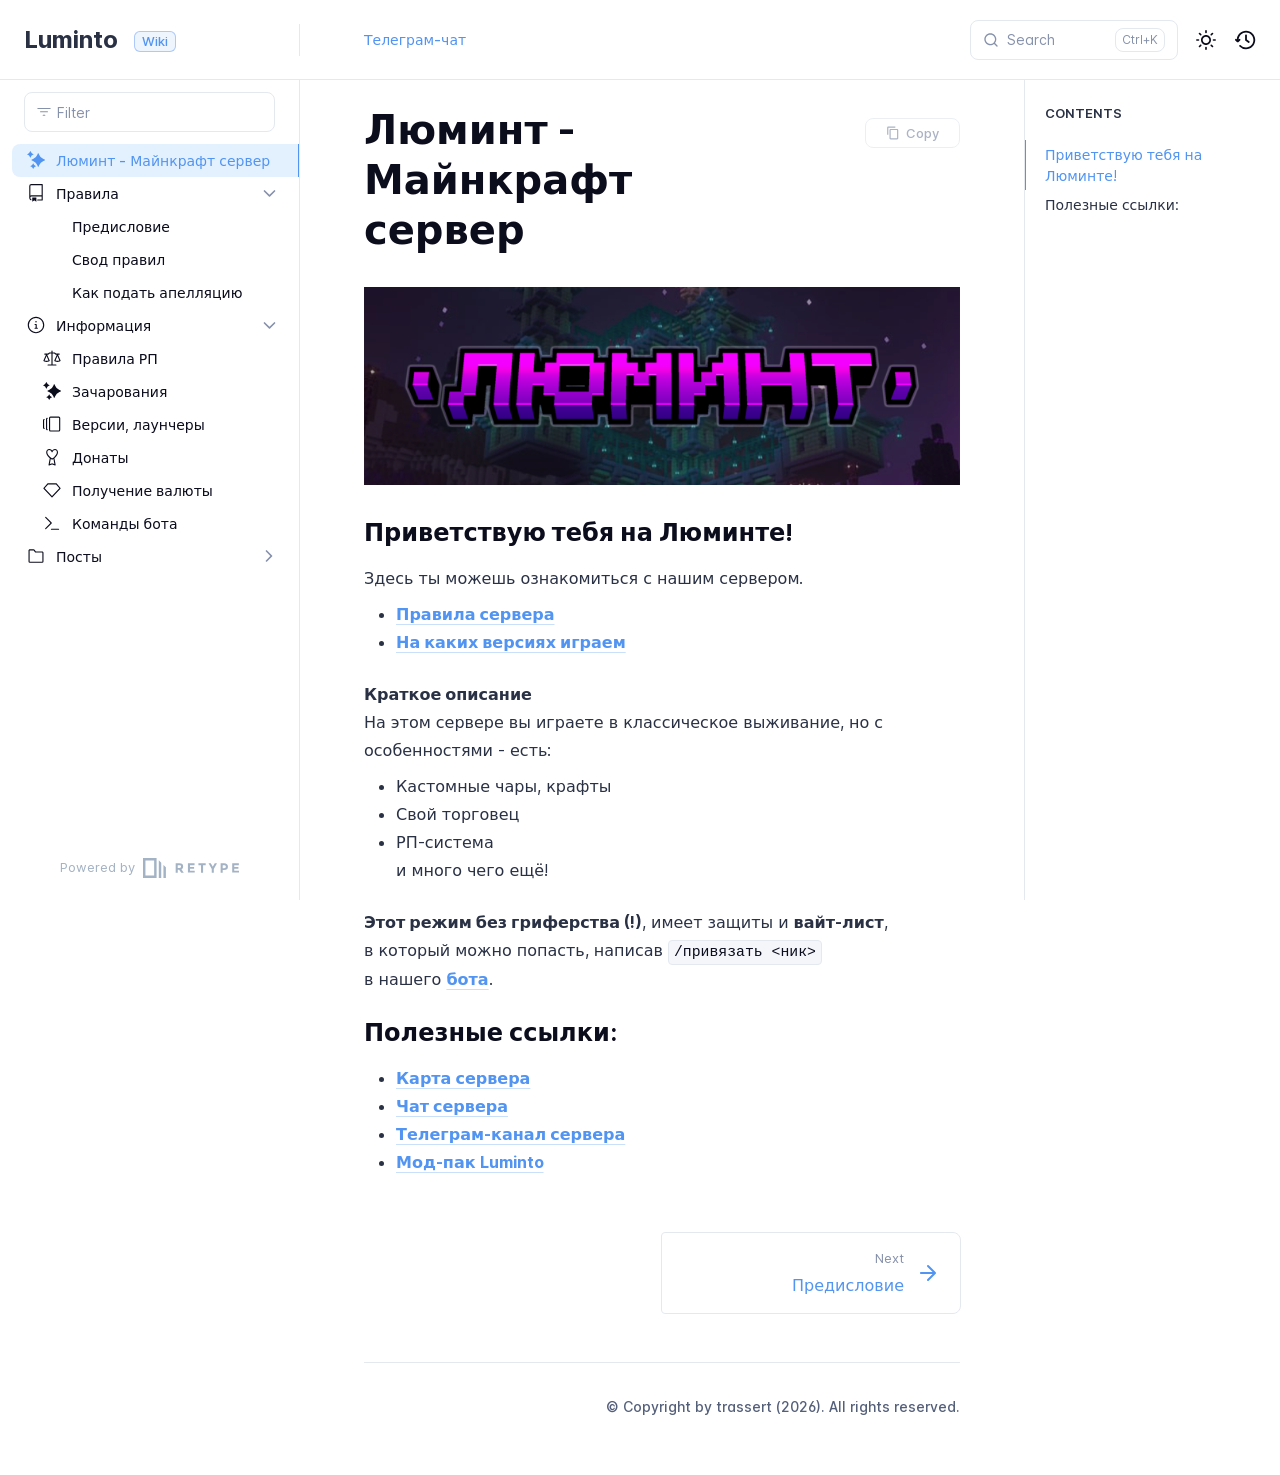
<file: index.html>
<!DOCTYPE html>
<html lang="en" class="h-full">
<head>
    <meta charset="UTF-8">
    <meta name="viewport" content="width=device-width,initial-scale=1">
    <meta name="color-scheme" content="light dark">
    <meta name="turbo-cache-control" content="no-cache" data-turbo-track="reload" data-track-token="4.6.0.848947215410">

    <!-- See retype.com -->
    <meta name="generator" content="Retype 4.6.0">

    <!-- Primary Meta Tags -->
    <title>Люминт - Майнкрафт сервер</title>
    <meta name="title" content="Люминт - Майнкрафт сервер">
    <meta name="description" content="Здесь ты можешь ознакомиться с нашим сервером.">

    <!-- Canonical -->
    <link rel="canonical" href="https://wiki.lumintomc.ru/">
    <link rel="sitemap" type="application/xml" title="Sitemap" href="https://wiki.lumintomc.ru/sitemap.xml">

    <!-- Open Graph -->
    <meta property="og:type" content="website">
    <meta property="og:url" content="https://wiki.lumintomc.ru/">
    <meta property="og:title" content="Люминт - Майнкрафт сервер">
    <meta property="og:description" content="Здесь ты можешь ознакомиться с нашим сервером.">
    <meta property="og:image" content="https://wiki.lumintomc.ru/assets/logo.png">
    <meta property="og:image:width" content="1200">
    <meta property="og:image:height" content="630">
    <meta property="og:image:alt" content="Люминт - Майнкрафт сервер">
    <meta property="og:site_name" content="Luminto">
    <meta property="og:locale" content="en_US">

    <!-- Twitter -->
    <meta name="twitter:card" content="summary_large_image">
    <meta name="twitter:url" content="https://wiki.lumintomc.ru/">
    <meta name="twitter:title" content="Люминт - Майнкрафт сервер">
    <meta name="twitter:description" content="Здесь ты можешь ознакомиться с нашим сервером.">
    <meta name="twitter:image" content="https://wiki.lumintomc.ru/assets/logo.png">
    <meta name="twitter:image:alt" content="Люминт - Майнкрафт сервер">

    <!-- Alternate Markdown -->
    <link rel="alternate" type="text/markdown" href="https://wiki.lumintomc.ru/home.md">

    <script data-cfasync="false">(function(){var cl=document.documentElement.classList,ls=localStorage.getItem("retype_scheme"),hd=cl.contains("dark"),hl=cl.contains("light"),wm=window.matchMedia&&window.matchMedia("(prefers-color-scheme: dark)").matches;if(ls==="dark"||(!ls&&wm&&!hd&&!hl)){cl.remove("light");cl.add("dark")}else if(ls==="light"||(!ls&&!wm&&!hd&&!hl)){cl.remove("dark");cl.add("light")}})();</script>

    <link href="resources/css/retype.css?v=4.6.0.848947215410" rel="stylesheet">

    <script data-cfasync="false" src="resources/js/config.js?v=4.6.0.848947215410" data-turbo-eval="false" defer></script>
    <script data-cfasync="false" src="resources/js/retype.js?v=4.6.0" data-turbo-eval="false" defer></script>
    <script id="lunr-js" data-cfasync="false" src="resources/js/lunr.js?v=4.6.0.848947215410" data-turbo-eval="false" defer></script>
</head>
<body>
    <div id="retype-app" class="relative text-base antialiased text-base-text bg-base-bg font-body">
    <div class="absolute bottom-0 left-0" style="top: 5rem; right: 50%"></div>

    <header id="retype-header" class="sticky top-0 z-30 flex w-full h-16 bg-header-bg border-b border-header-border md:h-20">
        <div class="container relative flex items-center justify-between pr-6 grow md:justify-start">
            <!-- Mobile menu button skeleton -->
            <button v-cloak class="skeleton retype-mobile-menu-button flex items-center justify-center shrink-0 overflow-hidden dark:text-white focus:outline-hidden rounded-full w-10 h-10 ml-3.5 md:hidden"><svg xmlns="http://www.w3.org/2000/svg" class="mb-px shrink-0" width="24" height="24" viewBox="0 0 24 24" role="presentation" style="margin-bottom: 0px;"><g fill="currentColor"><path d="M2 4h20v2H2zM2 11h20v2H2zM2 18h20v2H2z"></path></g></svg></button>
            <div v-cloak id="retype-sidebar-left-toggle-button"></div>
    
            <!-- Logo -->
            <div class="flex items-center justify-between h-full py-2 md:w-75">
                <div class="flex items-center px-2 md:px-6">
                    <a id="retype-branding-logo" href="https://wiki.lumintomc.ru/" class="flex items-center leading-snug text-2xl">
                        <span class="dark:text-white font-bold line-clamp-1 md:line-clamp-2">Luminto</span>
                    </a><span id="retype-branding-label" class="inline-flex mt-1 px-2 py-1 ml-4 text-xs font-medium leading-none items-center rounded-md bg-branding-label-bg text-branding-label-text ring-1 ring-branding-label-border ring-inset md:inline-block">Wiki</span>
                </div>
    
                <span class="hidden h-8 border-r md:inline-block border-base-border"></span>
            </div>
    
            <div class="flex justify-between md:grow">
                <!-- Top Nav -->
                <nav id="retype-header-nav" class="hidden md:flex">
                    <ul class="flex flex-col mb-4 md:pl-16 md:mb-0 md:flex-row md:items-center">
                        <li class="mr-6">
                            <a class="py-2 md:mb-0 inline-flex items-center text-sm whitespace-nowrap transition-colors duration-200 ease-linear md:text-header-text font-header-text hover:text-header-text-hover" href="https://t.me/lumintomc">Телеграм-чат</a>
                        </li>
    
                    </ul>
                </nav>
    
                <div v-cloak class="flex justify-end grow">
                    <div id="retype-mobile-search-button"></div>
                    <doc-search-desktop></doc-search-desktop>
    
                    <doc-theme-switch class="lg:ml-2"></doc-theme-switch>
                    <doc-history></doc-history>
                </div>
            </div>
        </div>
    </header>


    <div id="retype-container" class="container relative flex bg-white">
        <!-- Sidebar Skeleton -->
        <div v-cloak class="fixed flex flex-col shrink-0 duration-300 ease-in-out bg-sidebar-left-bg border-sidebar-left-border sidebar top-20 w-75 border-r h-screen md:sticky transition-transform skeleton">
        
            <div class="flex items-center h-16 px-6">
                <input id="retype-filter-input-mock" class="w-full h-10 pl-8 px-3 py-2 transition-colors duration-200 ease-linear bg-filter-bg border border-filter-border rounded-lg shadow-none md:text-sm hover:border-filter-border-hover focus:outline-hidden focus:border-filter-border-focus placeholder-filter-placeholder" type="text">
            </div>
        
            <div class="pl-6 mt-1 mb-4">
                <div class="w-32 h-3 mb-4 bg-skeleton-bg rounded-full loading"></div>
                <div class="w-48 h-3 mb-4 bg-skeleton-bg rounded-full loading"></div>
                <div class="w-40 h-3 mb-4 bg-skeleton-bg rounded-full loading"></div>
                <div class="w-32 h-3 mb-4 bg-skeleton-bg rounded-full loading"></div>
                <div class="w-48 h-3 mb-4 bg-skeleton-bg rounded-full loading"></div>
                <div class="w-40 h-3 mb-4 bg-skeleton-bg rounded-full loading"></div>
            </div>
        
            <div class="shrink-0 mt-auto bg-transparent dark:border-base-border">
                <a class="flex items-center justify-center flex-nowrap h-16 text-gray-350 dark:text-dark-400 hover:text-gray-600 dark:hover:text-dark-300 transition-colors duration-150 ease-in docs-powered-by" target="_blank" href="https://retype.com/" rel="noopener">
                    <span class="text-xs whitespace-nowrap">Powered by</span>
                    <svg xmlns="http://www.w3.org/2000/svg" class="ml-2" fill="currentColor" width="96" height="20" overflow="visible"><path d="M0 0v20h13.59V0H0zm11.15 17.54H2.44V2.46h8.71v15.08zM15.8 20h2.44V4.67L15.8 2.22zM20.45 6.89V20h2.44V9.34z"/><g><path d="M40.16 8.44c0 1.49-.59 2.45-1.75 2.88l2.34 3.32h-2.53l-2.04-2.96h-1.43v2.96h-2.06V5.36h3.5c1.43 0 2.46.24 3.07.73s.9 1.27.9 2.35zm-2.48 1.1c.26-.23.38-.59.38-1.09 0-.5-.13-.84-.4-1.03s-.73-.28-1.39-.28h-1.54v2.75h1.5c.72 0 1.2-.12 1.45-.35zM51.56 5.36V7.2h-4.59v1.91h4.13v1.76h-4.13v1.92h4.74v1.83h-6.79V5.36h6.64zM60.09 7.15v7.48h-2.06V7.15h-2.61V5.36h7.28v1.79h-2.61zM70.81 14.64h-2.06v-3.66l-3.19-5.61h2.23l1.99 3.45 1.99-3.45H74l-3.19 5.61v3.66zM83.99 6.19c.65.55.97 1.4.97 2.55s-.33 1.98-1 2.51-1.68.8-3.04.8h-1.23v2.59h-2.06V5.36h3.26c1.42 0 2.45.28 3.1.83zm-1.51 3.65c.25-.28.37-.69.37-1.22s-.16-.92-.48-1.14c-.32-.23-.82-.34-1.5-.34H79.7v3.12h1.38c.68 0 1.15-.14 1.4-.42zM95.85 5.36V7.2h-4.59v1.91h4.13v1.76h-4.13v1.92H96v1.83h-6.79V5.36h6.64z"/></g></svg>
                </a>
            </div>
        </div>
        
        <!-- Sidebar component -->
        <doc-sidebar v-cloak>
            <template #sidebar-footer>
                <div class="shrink-0 mt-auto border-t md:bg-transparent md:border-none dark:border-base-border">
        
                    <div class="py-3 px-6 md:hidden border-b dark:border-base-border">
                        <nav>
                            <ul class="flex flex-wrap justify-center items-center">
                                <li class="mr-6">
                                    <a class="block py-1 inline-flex items-center text-sm whitespace-nowrap transition-colors duration-200 ease-linear md:text-header-text font-header-text hover:text-header-text-hover" href="https://t.me/lumintomc">Телеграм-чат</a>
                                </li>
        
                            </ul>
                        </nav>
                    </div>
        
                    <a class="flex items-center justify-center flex-nowrap h-16 text-gray-350 dark:text-dark-400 hover:text-gray-600 dark:hover:text-dark-300 transition-colors duration-150 ease-in docs-powered-by" target="_blank" href="https://retype.com/" rel="noopener">
                        <span class="text-xs whitespace-nowrap">Powered by</span>
                        <svg xmlns="http://www.w3.org/2000/svg" class="ml-2" fill="currentColor" width="96" height="20" overflow="visible"><path d="M0 0v20h13.59V0H0zm11.15 17.54H2.44V2.46h8.71v15.08zM15.8 20h2.44V4.67L15.8 2.22zM20.45 6.89V20h2.44V9.34z"/><g><path d="M40.16 8.44c0 1.49-.59 2.45-1.75 2.88l2.34 3.32h-2.53l-2.04-2.96h-1.43v2.96h-2.06V5.36h3.5c1.43 0 2.46.24 3.07.73s.9 1.27.9 2.35zm-2.48 1.1c.26-.23.38-.59.38-1.09 0-.5-.13-.84-.4-1.03s-.73-.28-1.39-.28h-1.54v2.75h1.5c.72 0 1.2-.12 1.45-.35zM51.56 5.36V7.2h-4.59v1.91h4.13v1.76h-4.13v1.92h4.74v1.83h-6.79V5.36h6.64zM60.09 7.15v7.48h-2.06V7.15h-2.61V5.36h7.28v1.79h-2.61zM70.81 14.64h-2.06v-3.66l-3.19-5.61h2.23l1.99 3.45 1.99-3.45H74l-3.19 5.61v3.66zM83.99 6.19c.65.55.97 1.4.97 2.55s-.33 1.98-1 2.51-1.68.8-3.04.8h-1.23v2.59h-2.06V5.36h3.26c1.42 0 2.45.28 3.1.83zm-1.51 3.65c.25-.28.37-.69.37-1.22s-.16-.92-.48-1.14c-.32-.23-.82-.34-1.5-.34H79.7v3.12h1.38c.68 0 1.15-.14 1.4-.42zM95.85 5.36V7.2h-4.59v1.91h4.13v1.76h-4.13v1.92H96v1.83h-6.79V5.36h6.64z"/></g></svg>
                    </a>
                </div>
            </template>
        </doc-sidebar>

        <div class="grow min-w-0 bg-body-bg">
            <!-- Render "toolbar" template here on api pages --><!-- Render page content -->
<div class="flex">
    <div id="retype-main" class="min-w-0 p-4 grow md:px-16">
        <main class="relative pb-12 lg:pt-2">
            <div class="relative retype-markdown" id="retype-content">
                <!-- Rendered if sidebar right is enabled -->
                <div id="retype-sidebar-right-toggle"></div>
                <doc-page-actions></doc-page-actions>

                <!-- Page content  -->
<h1 id="люминт---майнкрафт-сервер">Люминт - Майнкрафт сервер</h1>
<figure class="content-center">
    <img src="assets/logo.png" alt="" class="max-w-full h-auto rounded-image-rounded border-image-border border-image-border-width" width="1500" height="499" />
    <figcaption class="caption"></figcaption>
</figure>
<h3 id="приветствую-тебя-на-люминте">Приветствую тебя на Люминте!</h3>
<p>Здесь ты можешь ознакомиться с нашим сервером.</p>
<ul>
<li><a href="rules/list/"><strong>Правила сервера</strong></a></li>
<li><a href="info/versions/"><strong>На каких версиях играем</strong></a></li>
</ul>
<p><strong>Краткое описание</strong><br />
На этом сервере вы играете в классическое выживание, но с особенностями - есть:</p>
<ul>
<li>Кастомные чары, крафты</li>
<li>Свой торговец</li>
<li>РП-система<br />
и много чего ещё!</li>
</ul>
<p><strong>Этот режим без гриферства (!)</strong>, имеет защиты и <strong>вайт-лист</strong>,<br />
в который можно попасть, написав <code translate="no" v-pre>/привязать &lt;ник&gt;</code><br />
в нашего <a href="https://t.me/luminto_chatbot"><strong>бота</strong></a>.</p>
<h3 id="полезные-ссылки">Полезные ссылки:</h3>
<ul>
<li><a href="http://lumintomc.ru/map"><strong>Карта сервера</strong></a></li>
<li><a href="https://t.me/lumintomc"><strong>Чат сервера</strong></a></li>
<li><a href="https://t.me/lumintoch"><strong>Телеграм-канал сервера</strong></a></li>
<li><a href="https://github.com/trassert/LumintoModpack"><strong>Мод-пак Luminto</strong></a></li>
</ul>

                
                <!-- Required only on API pages -->
                <doc-toolbar-member-filter-no-results></doc-toolbar-member-filter-no-results>
            </div>
            <footer id="retype-content-footer" class="clear-both">
            
                <nav id="retype-nextprev" class="print:hidden flex mt-14">
                    <div class="w-1/2">
                    </div>
            
                    <div class="w-1/2">
                        <a class="px-5 py-4 -mx-px h-full flex items-center justify-end break-normal font-medium text-body-link border border-base-border hover:border-base-border-hover rounded-l rounded-r-lg transition-colors duration-150 relative hover:z-5" href="rules/base/">
                            <span>
                                <span class="block text-xs font-normal text-right text-base-text-muted">Next</span>
                                <span class="block mt-1">Предисловие</span>
                            </span>
                            <svg xmlns="http://www.w3.org/2000/svg" class="ml-3" width="24" height="24" viewBox="0 0 24 24" fill="currentColor" overflow="visible"><path d="M19.92 12.38a1 1 0 00-.22-1.09l-7-7a.996.996 0 10-1.41 1.41l5.3 5.3H5c-.55 0-1 .45-1 1s.45 1 1 1h11.59l-5.29 5.29a.996.996 0 000 1.41c.19.2.44.3.7.3s.51-.1.71-.29l7-7c.09-.09.16-.21.21-.33z" /><path fill="none" d="M0 0h24v24H0z" /></svg>
                        </a>
                    </div>
                </nav>
            </footer>
        </main>

        <div id="retype-page-footer" class="print:border-none border-t border-base-border pt-6 mb-8">
            <footer class="flex flex-wrap items-center justify-between print:justify-center">
                <div id="retype-footer-links" class="print:hidden">
                    <ul class="flex flex-wrap items-center text-sm">
                    </ul>
                </div>
                <div id="retype-copyright" class="print:justify-center py-2 text-footer-text font-footer-link text-sm leading-relaxed"><p>© Copyright by trassert (2026). All rights reserved.</p></div>
            </footer>
        </div>
    </div>

    <!-- Rendered if sidebar right is enabled -->
    <!-- Sidebar right skeleton-->
    <div v-cloak class="fixed top-0 bottom-0 right-0 translate-x-full bg-sidebar-right-bg border-sidebar-right-border lg:sticky lg:border-l lg:shrink-0 lg:pt-6 lg:translate-x-0 sm:w-1/2 lg:w-64 lg:z-0 md:w-104 sidebar-right skeleton">
        <div class="pl-5">
            <div class="w-32 h-3 mb-4 bg-skeleton-bg rounded-full loading"></div>
            <div class="w-48 h-3 mb-4 bg-skeleton-bg rounded-full loading"></div>
            <div class="w-40 h-3 mb-4 bg-skeleton-bg rounded-full loading"></div>
        </div>
    </div>

    <!-- User should be able to hide sidebar right -->
    <doc-sidebar-right v-cloak></doc-sidebar-right>
</div>

        </div>
    </div>

    <doc-search-mobile></doc-search-mobile>
    <doc-back-to-top></doc-back-to-top>
</div>


    <div id="retype-overlay-target"></div>

        <script data-cfasync="false">window.__DOCS__ = { "title": "Люминт - Майнкрафт сервер", isRoot: true, level: 0, icon: "file", hasPrism: false, hasInstagram: false, hasMermaid: false, hasMath: false, tocDepth: 23, "md": "/home.md" }</script>
</body>
</html>
</file>
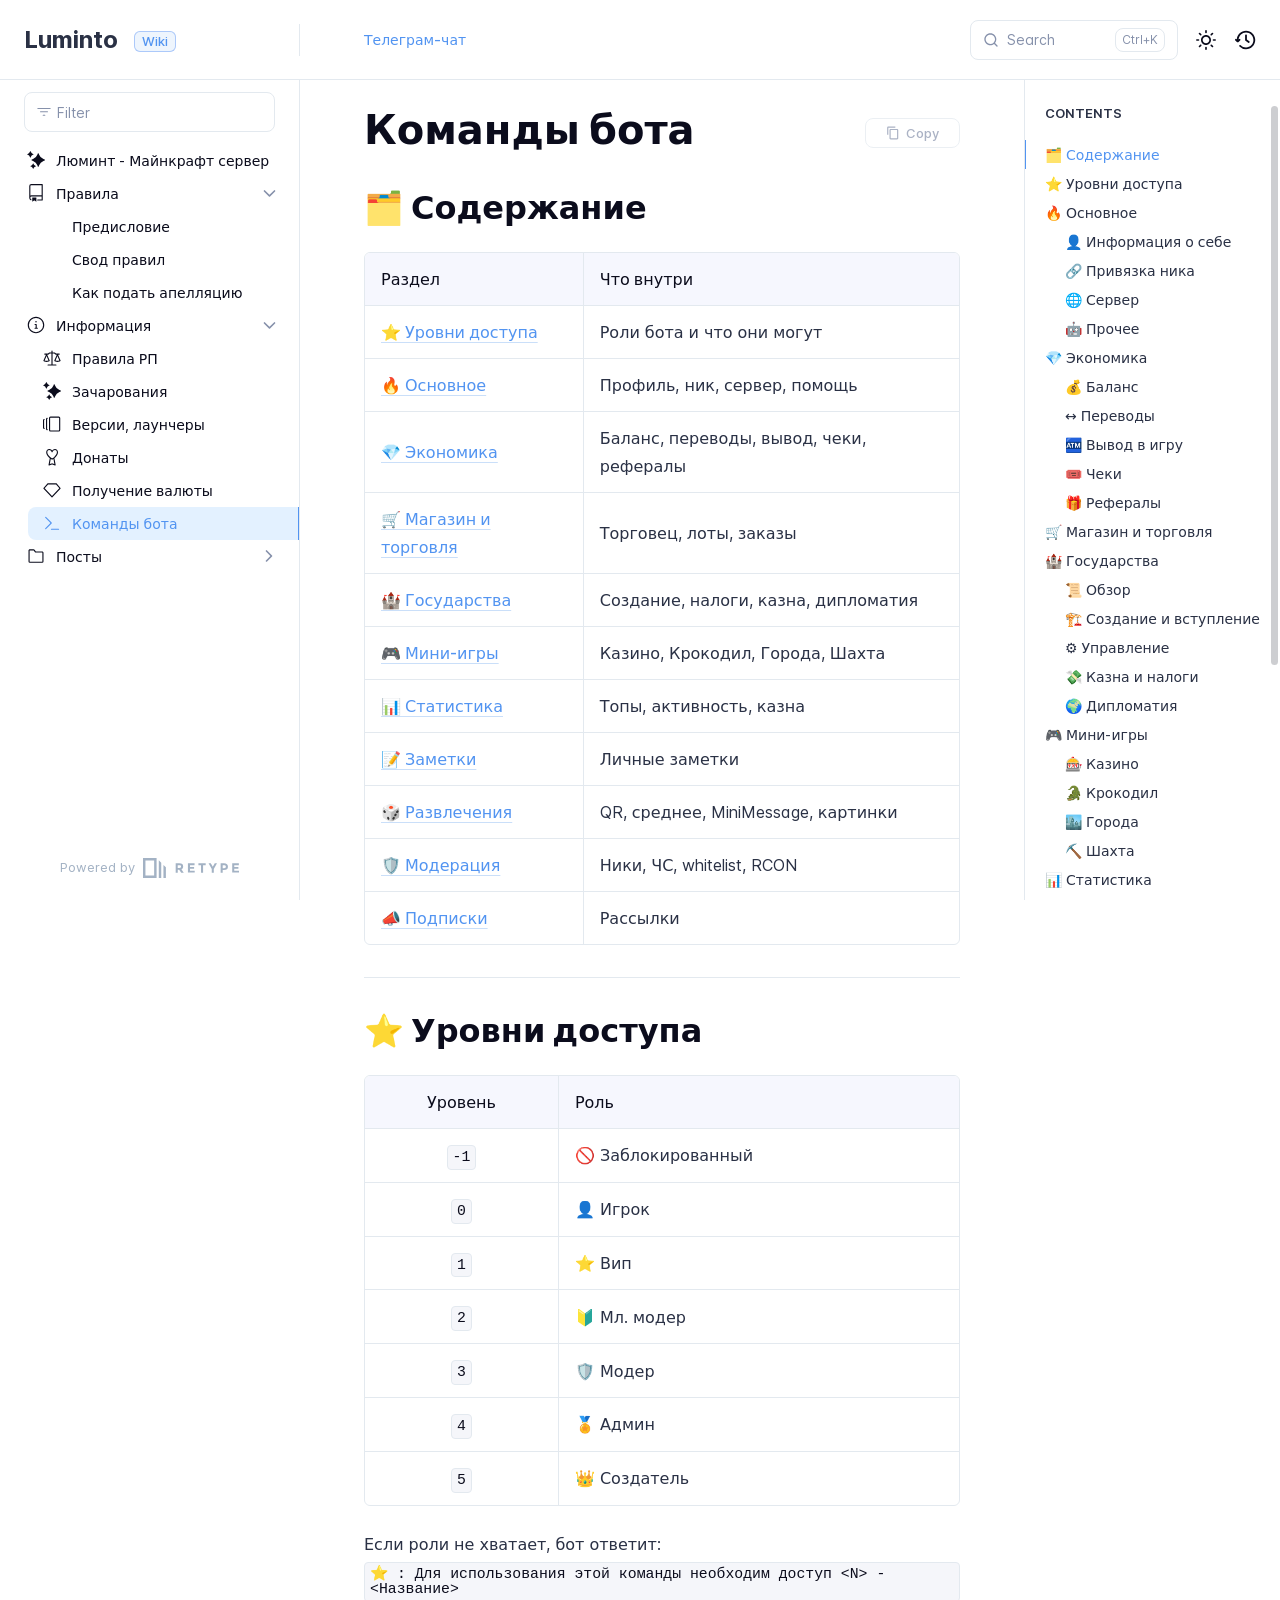
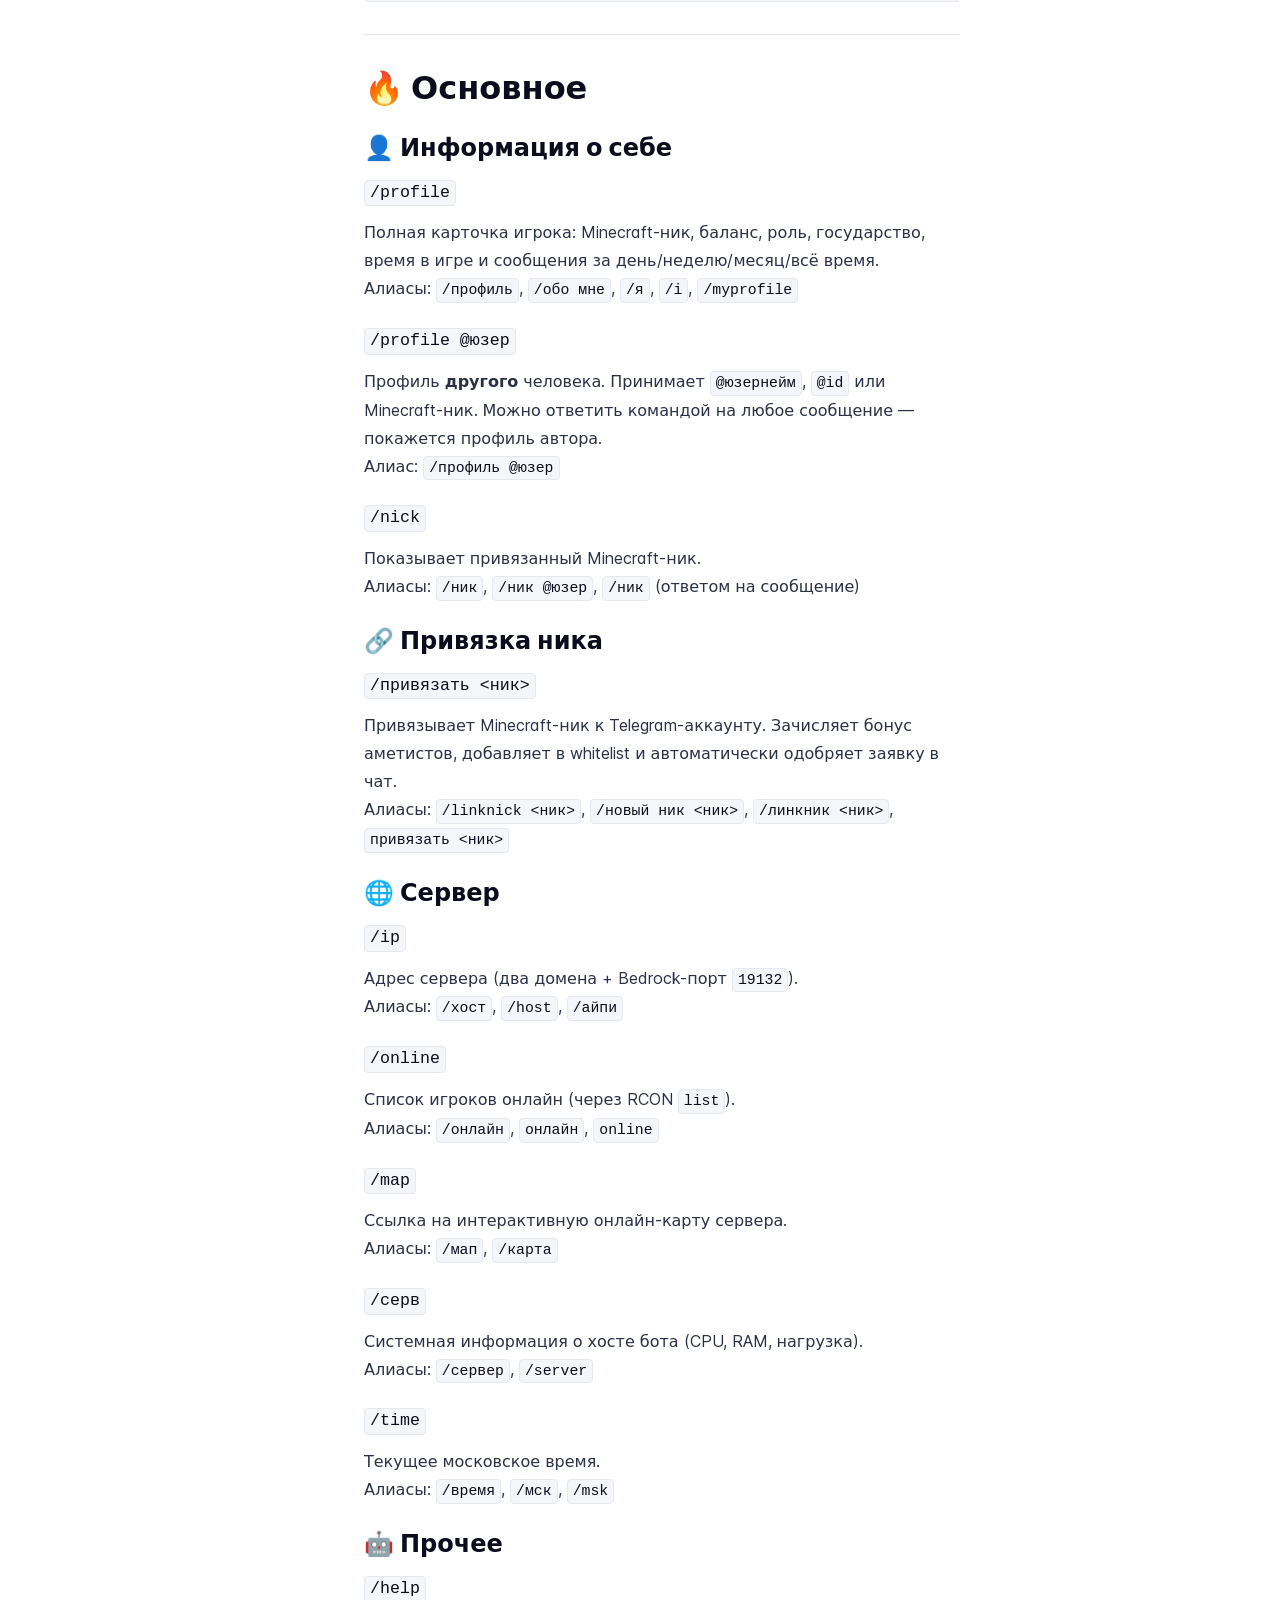
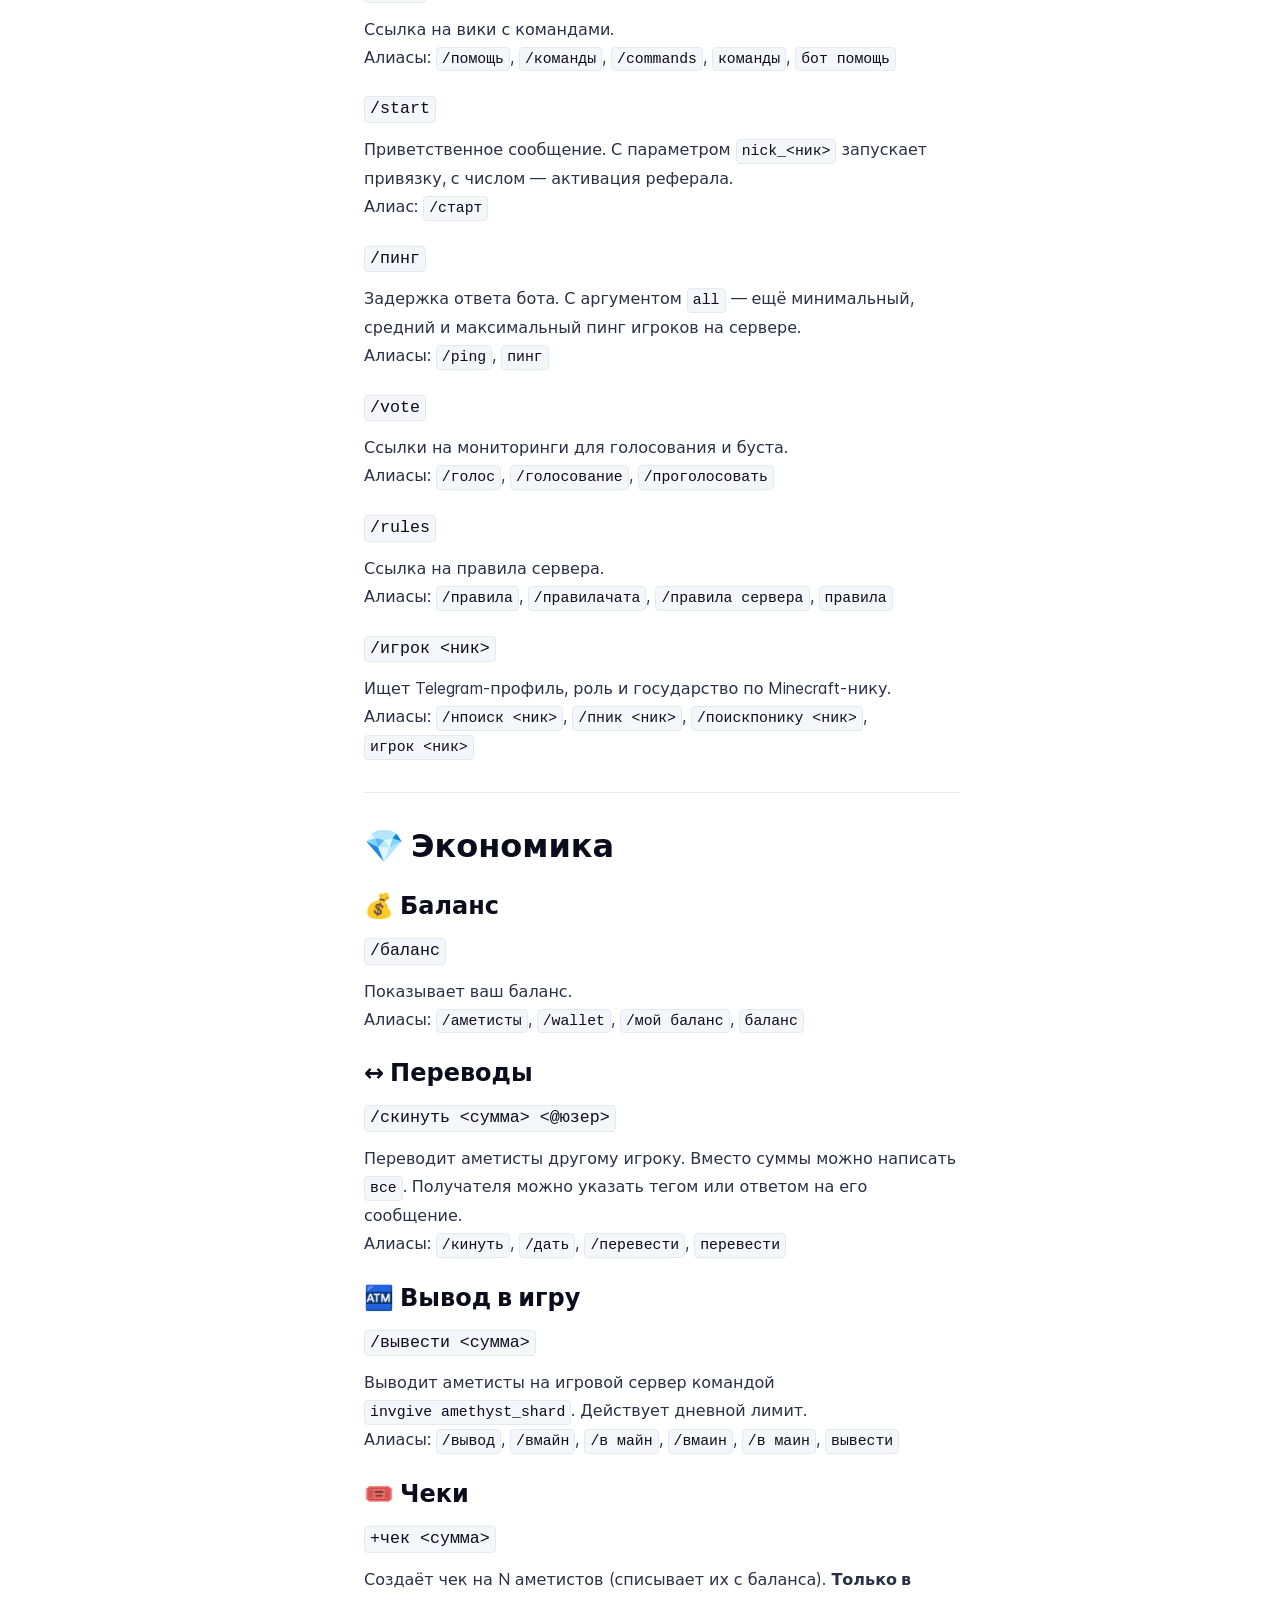
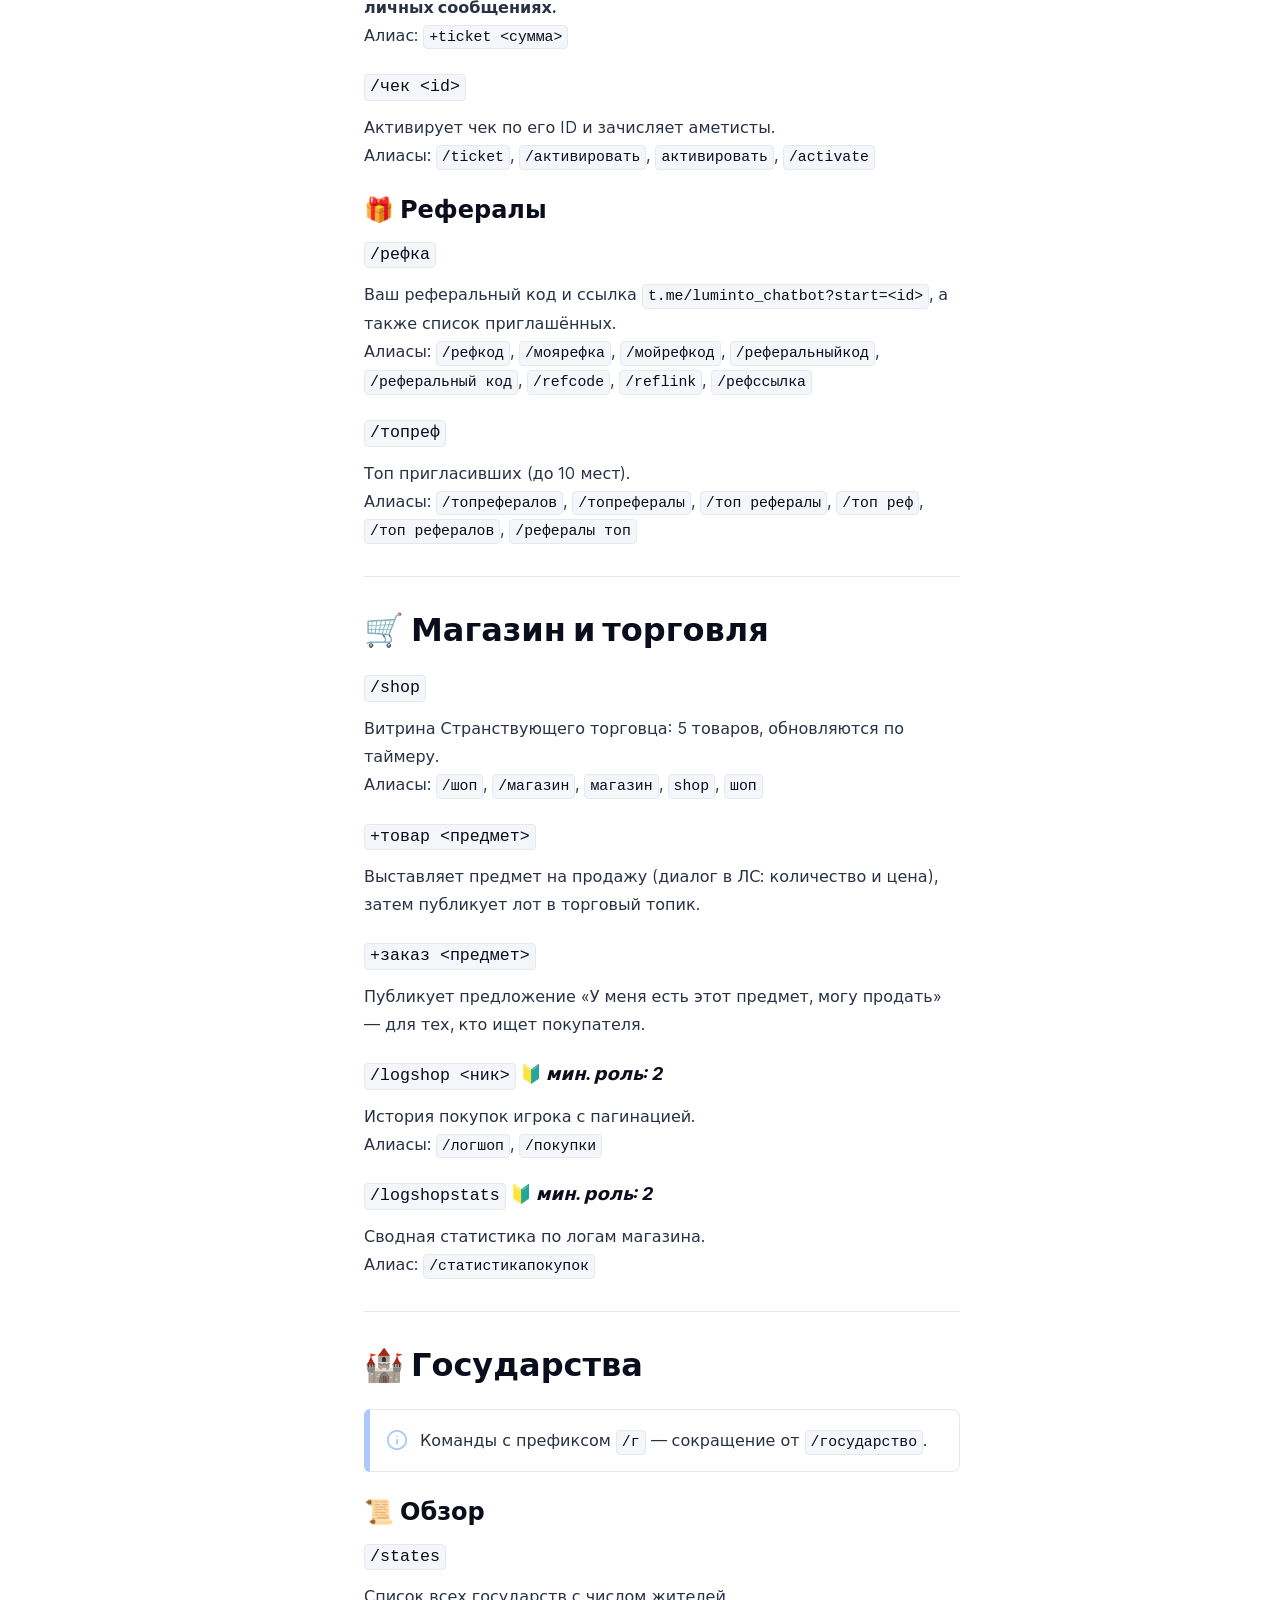
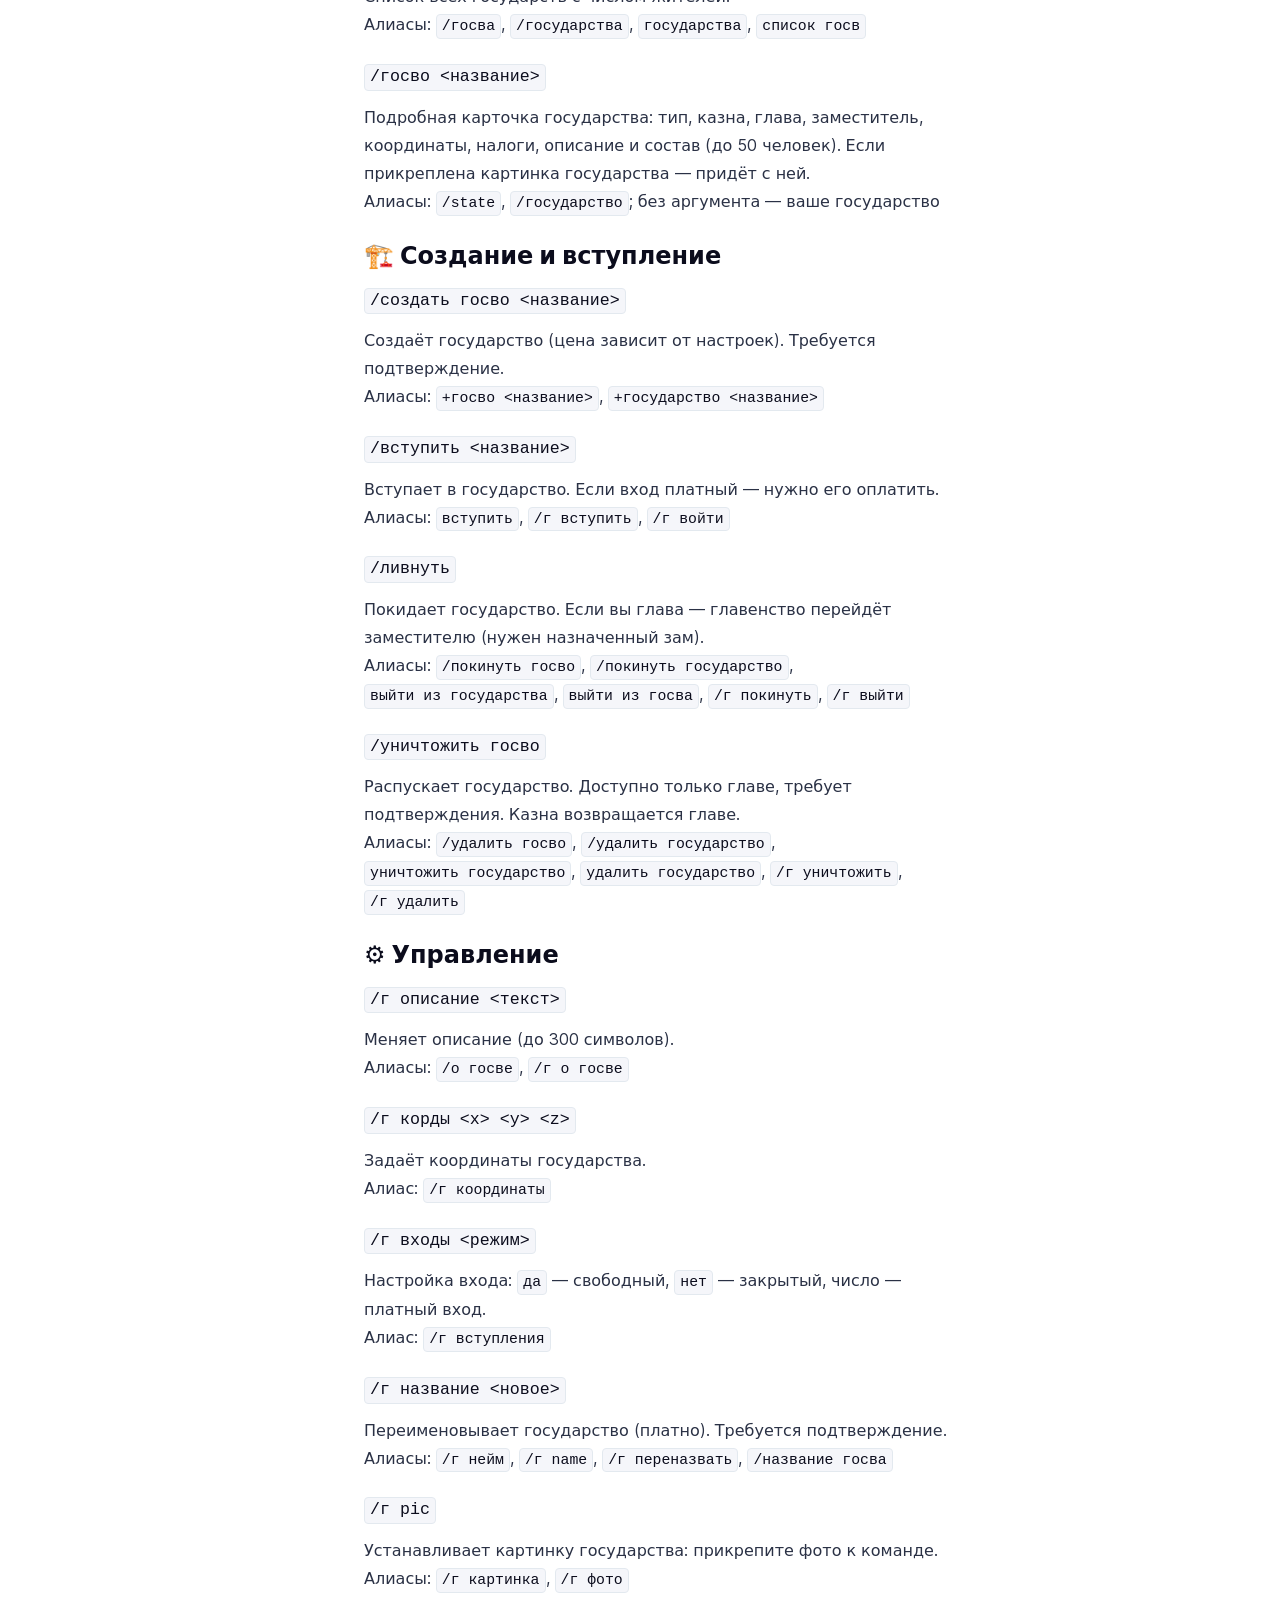
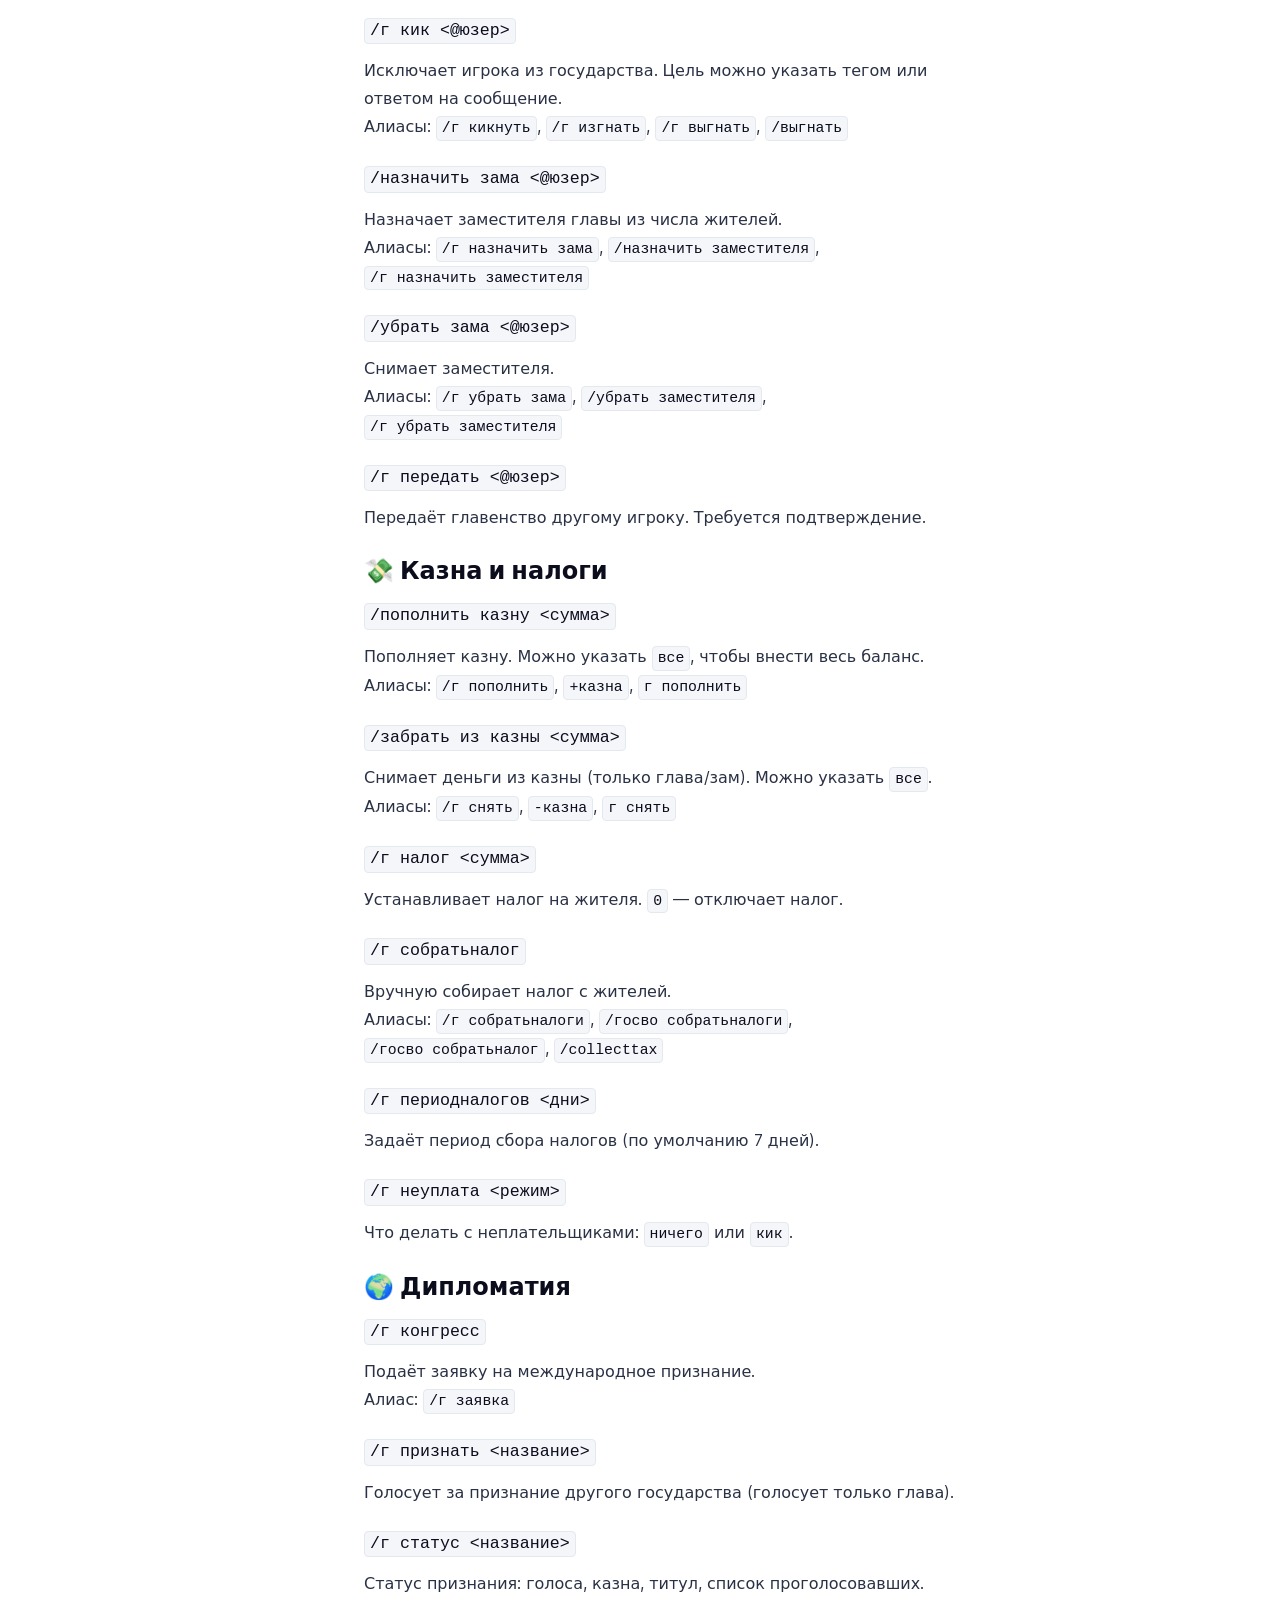
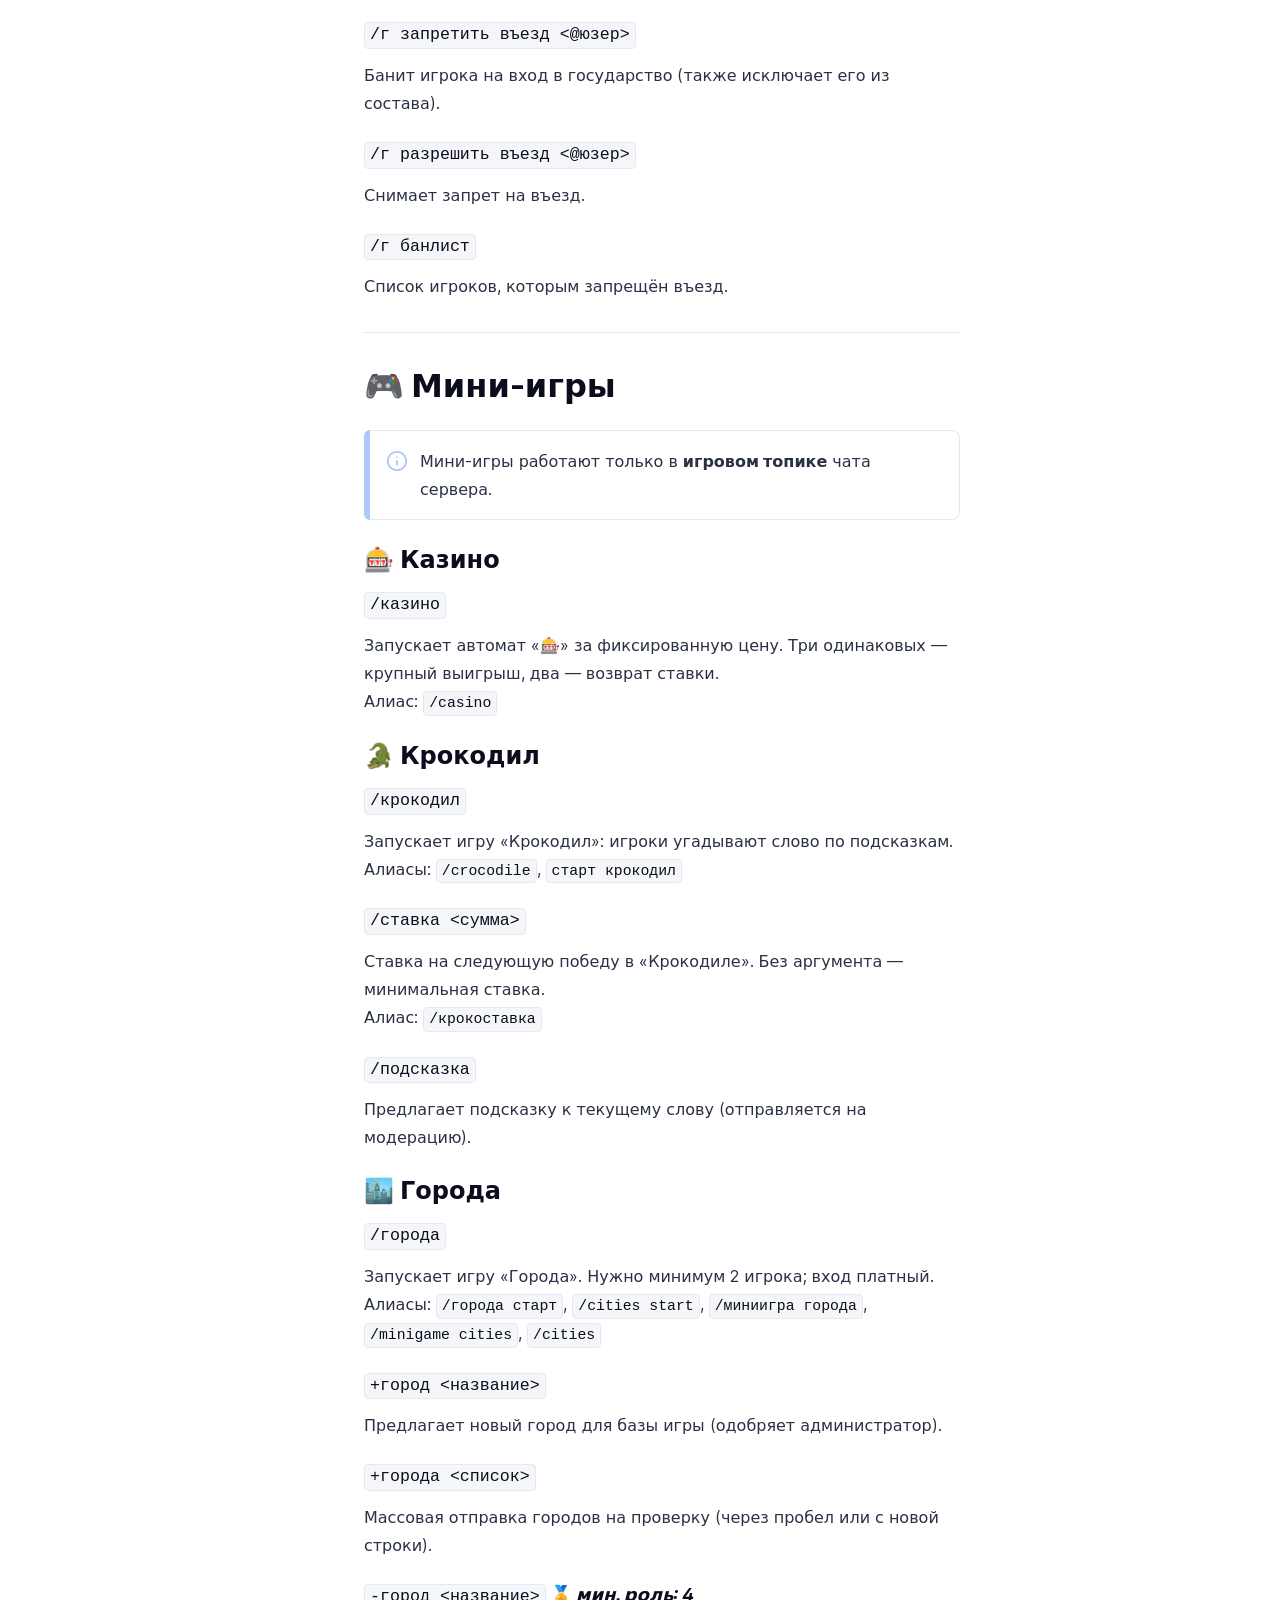
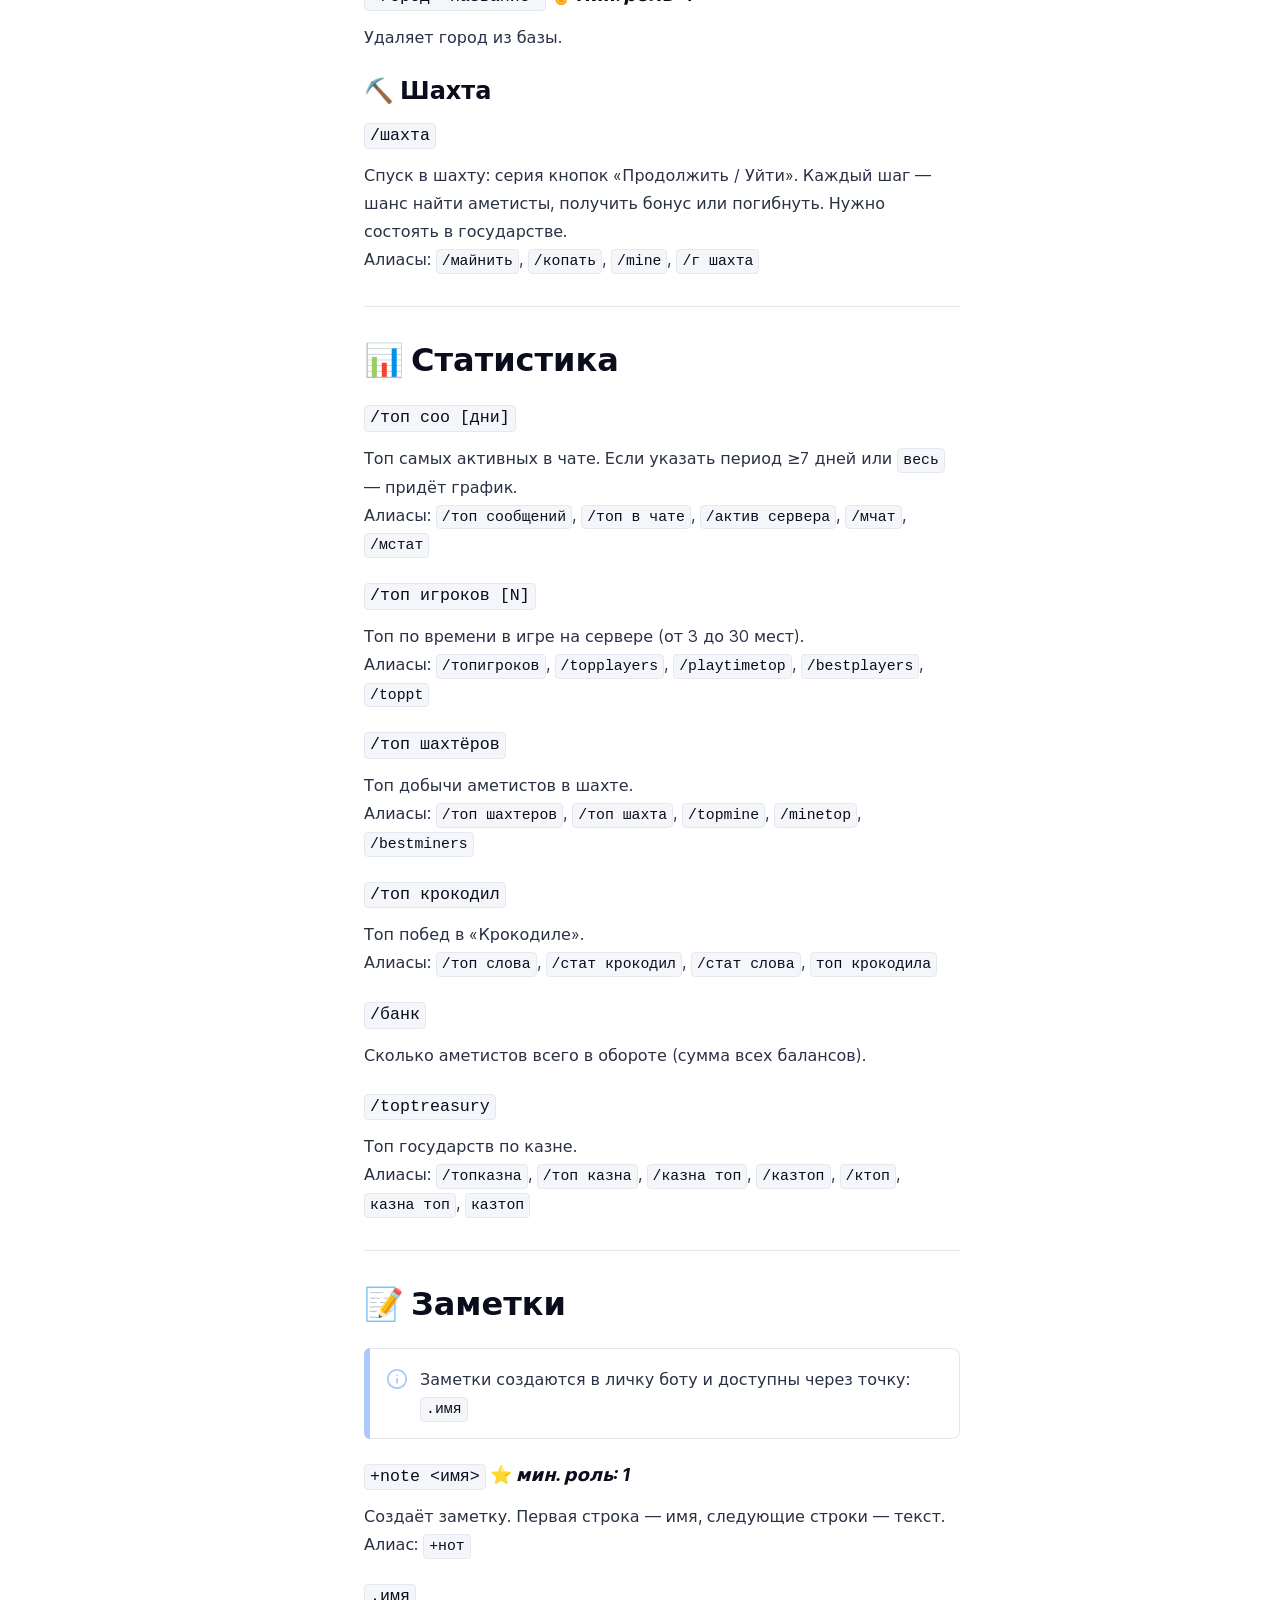
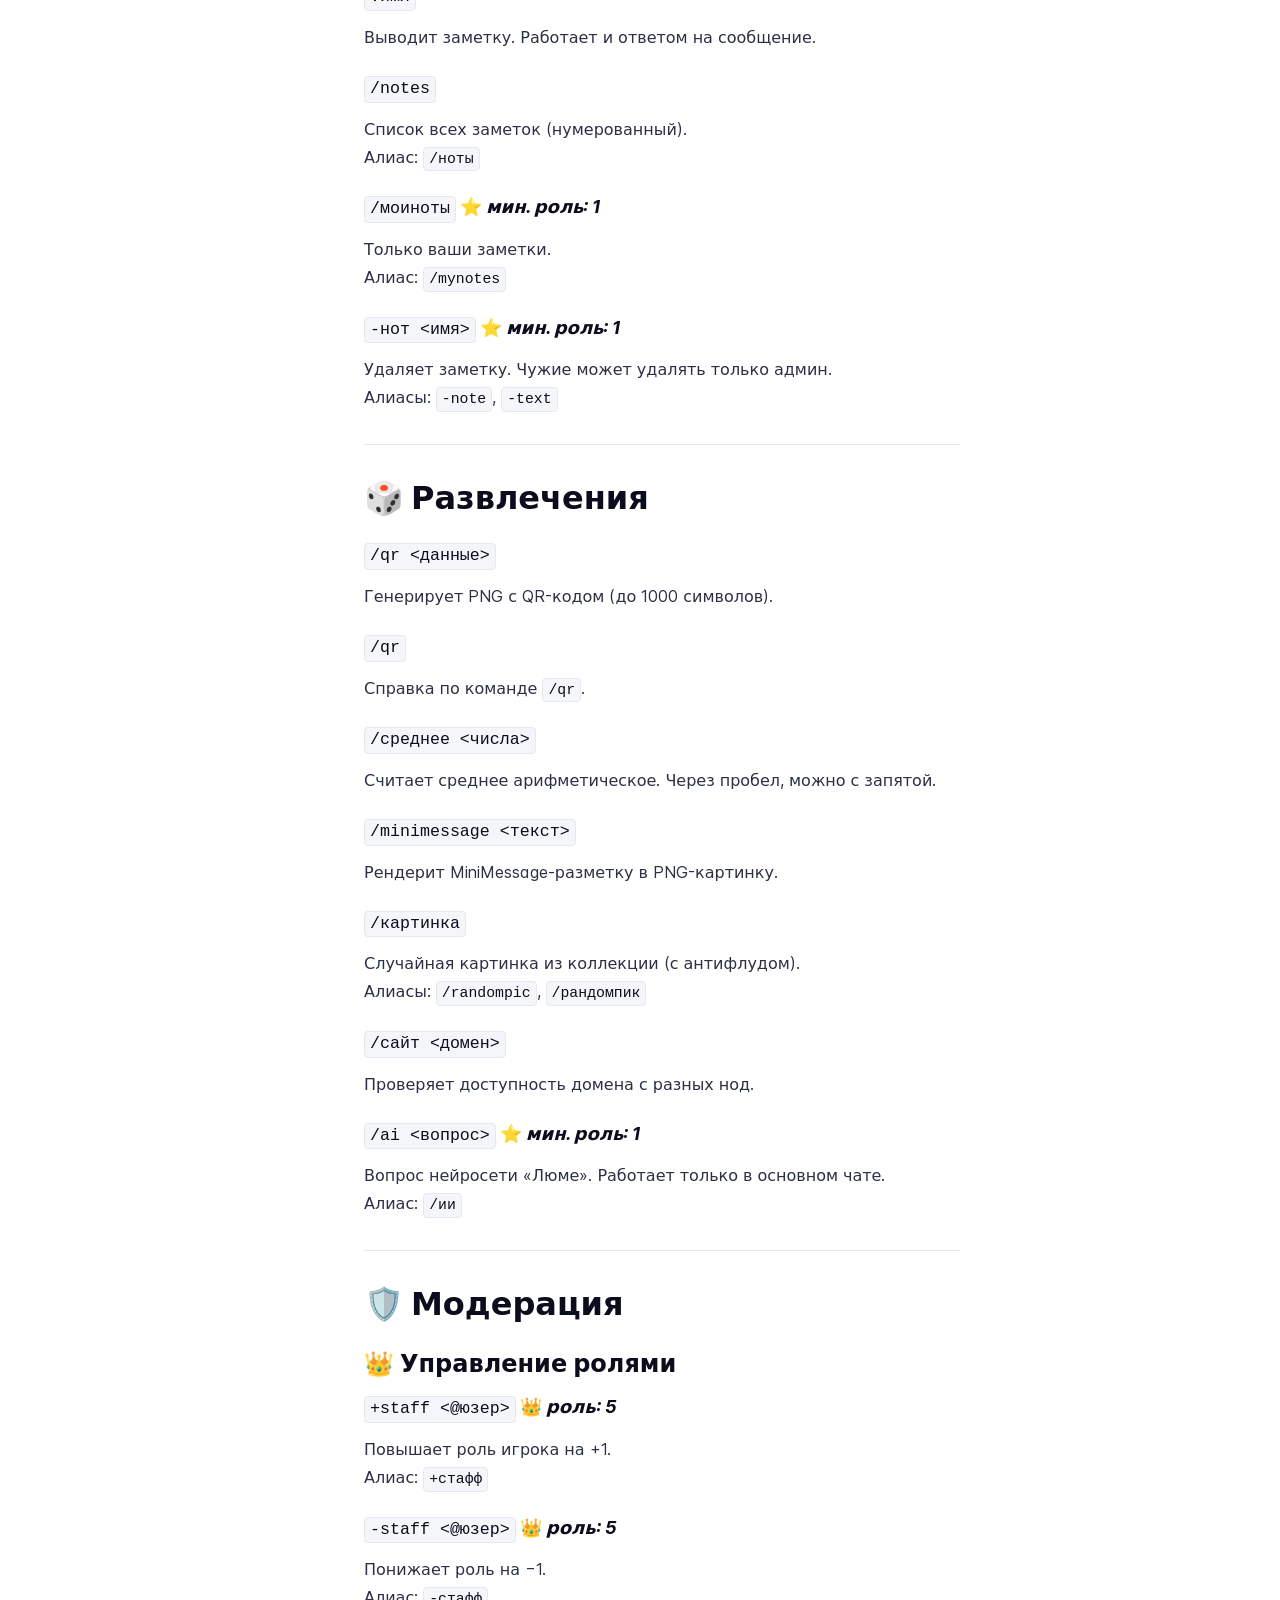
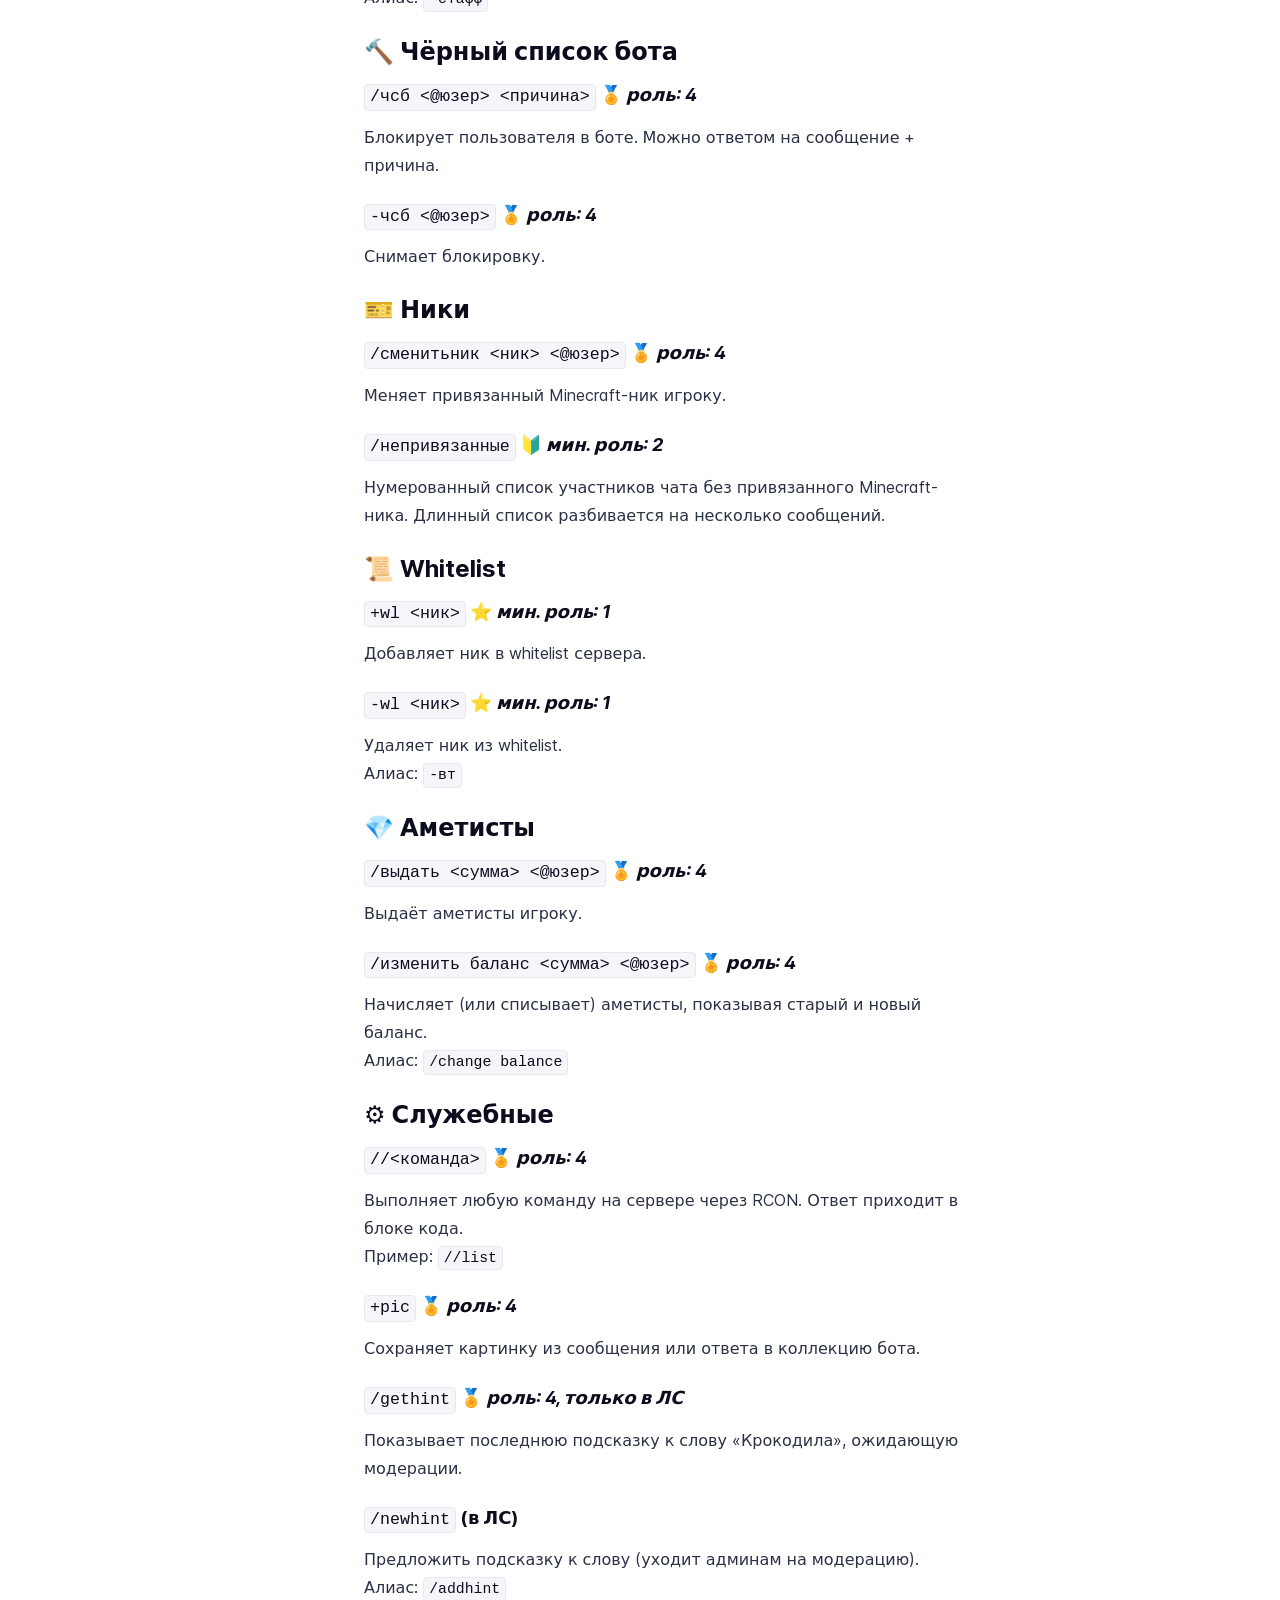
<file: info/bot_commands/index.html>
<!DOCTYPE html>
<html lang="en" class="h-full">
<head>
    <meta charset="UTF-8">
    <meta name="viewport" content="width=device-width,initial-scale=1">
    <meta name="color-scheme" content="light dark">
    <meta name="turbo-cache-control" content="no-cache" data-turbo-track="reload" data-track-token="4.6.0.848947215410">

    <!-- See retype.com -->
    <meta name="generator" content="Retype 4.6.0">

    <!-- Primary Meta Tags -->
    <title>Команды бота</title>
    <meta name="title" content="Команды бота">
    <meta name="description" content="Раздел">

    <!-- Canonical -->
    <link rel="canonical" href="https://wiki.lumintomc.ru/info/bot_commands/">
    <link rel="sitemap" type="application/xml" title="Sitemap" href="https://wiki.lumintomc.ru/sitemap.xml">

    <!-- Open Graph -->
    <meta property="og:type" content="website">
    <meta property="og:url" content="https://wiki.lumintomc.ru/info/bot_commands/">
    <meta property="og:title" content="Команды бота">
    <meta property="og:description" content="Раздел">
    <meta property="og:site_name" content="Luminto">
    <meta property="og:locale" content="en_US">

    <!-- Twitter -->
    <meta name="twitter:card" content="summary_large_image">
    <meta name="twitter:url" content="https://wiki.lumintomc.ru/info/bot_commands/">
    <meta name="twitter:title" content="Команды бота">
    <meta name="twitter:description" content="Раздел">

    <!-- Alternate Markdown -->
    <link rel="alternate" type="text/markdown" href="https://wiki.lumintomc.ru/info/bot_commands.md">

    <script data-cfasync="false">(function(){var cl=document.documentElement.classList,ls=localStorage.getItem("retype_scheme"),hd=cl.contains("dark"),hl=cl.contains("light"),wm=window.matchMedia&&window.matchMedia("(prefers-color-scheme: dark)").matches;if(ls==="dark"||(!ls&&wm&&!hd&&!hl)){cl.remove("light");cl.add("dark")}else if(ls==="light"||(!ls&&!wm&&!hd&&!hl)){cl.remove("dark");cl.add("light")}})();</script>

    <link href="../../resources/css/retype.css?v=4.6.0.848947215410" rel="stylesheet">

    <script data-cfasync="false" src="../../resources/js/config.js?v=4.6.0.848947215410" data-turbo-eval="false" defer></script>
    <script data-cfasync="false" src="../../resources/js/retype.js?v=4.6.0" data-turbo-eval="false" defer></script>
    <script id="lunr-js" data-cfasync="false" src="../../resources/js/lunr.js?v=4.6.0.848947215410" data-turbo-eval="false" defer></script>
</head>
<body>
    <div id="retype-app" class="relative text-base antialiased text-base-text bg-base-bg font-body">
    <div class="absolute bottom-0 left-0" style="top: 5rem; right: 50%"></div>

    <header id="retype-header" class="sticky top-0 z-30 flex w-full h-16 bg-header-bg border-b border-header-border md:h-20">
        <div class="container relative flex items-center justify-between pr-6 grow md:justify-start">
            <!-- Mobile menu button skeleton -->
            <button v-cloak class="skeleton retype-mobile-menu-button flex items-center justify-center shrink-0 overflow-hidden dark:text-white focus:outline-hidden rounded-full w-10 h-10 ml-3.5 md:hidden"><svg xmlns="http://www.w3.org/2000/svg" class="mb-px shrink-0" width="24" height="24" viewBox="0 0 24 24" role="presentation" style="margin-bottom: 0px;"><g fill="currentColor"><path d="M2 4h20v2H2zM2 11h20v2H2zM2 18h20v2H2z"></path></g></svg></button>
            <div v-cloak id="retype-sidebar-left-toggle-button"></div>
    
            <!-- Logo -->
            <div class="flex items-center justify-between h-full py-2 md:w-75">
                <div class="flex items-center px-2 md:px-6">
                    <a id="retype-branding-logo" href="https://wiki.lumintomc.ru/" class="flex items-center leading-snug text-2xl">
                        <span class="dark:text-white font-bold line-clamp-1 md:line-clamp-2">Luminto</span>
                    </a><span id="retype-branding-label" class="inline-flex mt-1 px-2 py-1 ml-4 text-xs font-medium leading-none items-center rounded-md bg-branding-label-bg text-branding-label-text ring-1 ring-branding-label-border ring-inset md:inline-block">Wiki</span>
                </div>
    
                <span class="hidden h-8 border-r md:inline-block border-base-border"></span>
            </div>
    
            <div class="flex justify-between md:grow">
                <!-- Top Nav -->
                <nav id="retype-header-nav" class="hidden md:flex">
                    <ul class="flex flex-col mb-4 md:pl-16 md:mb-0 md:flex-row md:items-center">
                        <li class="mr-6">
                            <a class="py-2 md:mb-0 inline-flex items-center text-sm whitespace-nowrap transition-colors duration-200 ease-linear md:text-header-text font-header-text hover:text-header-text-hover" href="https://t.me/lumintomc">Телеграм-чат</a>
                        </li>
    
                    </ul>
                </nav>
    
                <div v-cloak class="flex justify-end grow">
                    <div id="retype-mobile-search-button"></div>
                    <doc-search-desktop></doc-search-desktop>
    
                    <doc-theme-switch class="lg:ml-2"></doc-theme-switch>
                    <doc-history></doc-history>
                </div>
            </div>
        </div>
    </header>


    <div id="retype-container" class="container relative flex bg-white">
        <!-- Sidebar Skeleton -->
        <div v-cloak class="fixed flex flex-col shrink-0 duration-300 ease-in-out bg-sidebar-left-bg border-sidebar-left-border sidebar top-20 w-75 border-r h-screen md:sticky transition-transform skeleton">
        
            <div class="flex items-center h-16 px-6">
                <input id="retype-filter-input-mock" class="w-full h-10 pl-8 px-3 py-2 transition-colors duration-200 ease-linear bg-filter-bg border border-filter-border rounded-lg shadow-none md:text-sm hover:border-filter-border-hover focus:outline-hidden focus:border-filter-border-focus placeholder-filter-placeholder" type="text">
            </div>
        
            <div class="pl-6 mt-1 mb-4">
                <div class="w-32 h-3 mb-4 bg-skeleton-bg rounded-full loading"></div>
                <div class="w-48 h-3 mb-4 bg-skeleton-bg rounded-full loading"></div>
                <div class="w-40 h-3 mb-4 bg-skeleton-bg rounded-full loading"></div>
                <div class="w-32 h-3 mb-4 bg-skeleton-bg rounded-full loading"></div>
                <div class="w-48 h-3 mb-4 bg-skeleton-bg rounded-full loading"></div>
                <div class="w-40 h-3 mb-4 bg-skeleton-bg rounded-full loading"></div>
            </div>
        
            <div class="shrink-0 mt-auto bg-transparent dark:border-base-border">
                <a class="flex items-center justify-center flex-nowrap h-16 text-gray-350 dark:text-dark-400 hover:text-gray-600 dark:hover:text-dark-300 transition-colors duration-150 ease-in docs-powered-by" target="_blank" href="https://retype.com/" rel="noopener">
                    <span class="text-xs whitespace-nowrap">Powered by</span>
                    <svg xmlns="http://www.w3.org/2000/svg" class="ml-2" fill="currentColor" width="96" height="20" overflow="visible"><path d="M0 0v20h13.59V0H0zm11.15 17.54H2.44V2.46h8.71v15.08zM15.8 20h2.44V4.67L15.8 2.22zM20.45 6.89V20h2.44V9.34z"/><g><path d="M40.16 8.44c0 1.49-.59 2.45-1.75 2.88l2.34 3.32h-2.53l-2.04-2.96h-1.43v2.96h-2.06V5.36h3.5c1.43 0 2.46.24 3.07.73s.9 1.27.9 2.35zm-2.48 1.1c.26-.23.38-.59.38-1.09 0-.5-.13-.84-.4-1.03s-.73-.28-1.39-.28h-1.54v2.75h1.5c.72 0 1.2-.12 1.45-.35zM51.56 5.36V7.2h-4.59v1.91h4.13v1.76h-4.13v1.92h4.74v1.83h-6.79V5.36h6.64zM60.09 7.15v7.48h-2.06V7.15h-2.61V5.36h7.28v1.79h-2.61zM70.81 14.64h-2.06v-3.66l-3.19-5.61h2.23l1.99 3.45 1.99-3.45H74l-3.19 5.61v3.66zM83.99 6.19c.65.55.97 1.4.97 2.55s-.33 1.98-1 2.51-1.68.8-3.04.8h-1.23v2.59h-2.06V5.36h3.26c1.42 0 2.45.28 3.1.83zm-1.51 3.65c.25-.28.37-.69.37-1.22s-.16-.92-.48-1.14c-.32-.23-.82-.34-1.5-.34H79.7v3.12h1.38c.68 0 1.15-.14 1.4-.42zM95.85 5.36V7.2h-4.59v1.91h4.13v1.76h-4.13v1.92H96v1.83h-6.79V5.36h6.64z"/></g></svg>
                </a>
            </div>
        </div>
        
        <!-- Sidebar component -->
        <doc-sidebar v-cloak>
            <template #sidebar-footer>
                <div class="shrink-0 mt-auto border-t md:bg-transparent md:border-none dark:border-base-border">
        
                    <div class="py-3 px-6 md:hidden border-b dark:border-base-border">
                        <nav>
                            <ul class="flex flex-wrap justify-center items-center">
                                <li class="mr-6">
                                    <a class="block py-1 inline-flex items-center text-sm whitespace-nowrap transition-colors duration-200 ease-linear md:text-header-text font-header-text hover:text-header-text-hover" href="https://t.me/lumintomc">Телеграм-чат</a>
                                </li>
        
                            </ul>
                        </nav>
                    </div>
        
                    <a class="flex items-center justify-center flex-nowrap h-16 text-gray-350 dark:text-dark-400 hover:text-gray-600 dark:hover:text-dark-300 transition-colors duration-150 ease-in docs-powered-by" target="_blank" href="https://retype.com/" rel="noopener">
                        <span class="text-xs whitespace-nowrap">Powered by</span>
                        <svg xmlns="http://www.w3.org/2000/svg" class="ml-2" fill="currentColor" width="96" height="20" overflow="visible"><path d="M0 0v20h13.59V0H0zm11.15 17.54H2.44V2.46h8.71v15.08zM15.8 20h2.44V4.67L15.8 2.22zM20.45 6.89V20h2.44V9.34z"/><g><path d="M40.16 8.44c0 1.49-.59 2.45-1.75 2.88l2.34 3.32h-2.53l-2.04-2.96h-1.43v2.96h-2.06V5.36h3.5c1.43 0 2.46.24 3.07.73s.9 1.27.9 2.35zm-2.48 1.1c.26-.23.38-.59.38-1.09 0-.5-.13-.84-.4-1.03s-.73-.28-1.39-.28h-1.54v2.75h1.5c.72 0 1.2-.12 1.45-.35zM51.56 5.36V7.2h-4.59v1.91h4.13v1.76h-4.13v1.92h4.74v1.83h-6.79V5.36h6.64zM60.09 7.15v7.48h-2.06V7.15h-2.61V5.36h7.28v1.79h-2.61zM70.81 14.64h-2.06v-3.66l-3.19-5.61h2.23l1.99 3.45 1.99-3.45H74l-3.19 5.61v3.66zM83.99 6.19c.65.55.97 1.4.97 2.55s-.33 1.98-1 2.51-1.68.8-3.04.8h-1.23v2.59h-2.06V5.36h3.26c1.42 0 2.45.28 3.1.83zm-1.51 3.65c.25-.28.37-.69.37-1.22s-.16-.92-.48-1.14c-.32-.23-.82-.34-1.5-.34H79.7v3.12h1.38c.68 0 1.15-.14 1.4-.42zM95.85 5.36V7.2h-4.59v1.91h4.13v1.76h-4.13v1.92H96v1.83h-6.79V5.36h6.64z"/></g></svg>
                    </a>
                </div>
            </template>
        </doc-sidebar>

        <div class="grow min-w-0 bg-body-bg">
            <!-- Render "toolbar" template here on api pages --><!-- Render page content -->
<div class="flex">
    <div id="retype-main" class="min-w-0 p-4 grow md:px-16">
        <main class="relative pb-12 lg:pt-2">
            <div class="relative retype-markdown" id="retype-content">
                <!-- Rendered if sidebar right is enabled -->
                <div id="retype-sidebar-right-toggle"></div>
                <doc-page-actions></doc-page-actions>

                <!-- Page content  -->
<h1 id="команды-бота">Команды бота</h1>
<h2 id="-содержание">🗂 Содержание</h2>
<retype-table copy-text="| Раздел | Что внутри |
|---|---|
| [⭐ Уровни доступа](#-уровни-доступа) | Роли бота и что они могут |
| [🔥 Основное](#-основное) | Профиль, ник, сервер, помощь |
| [💎 Экономика](#-экономика) | Баланс, переводы, вывод, чеки, рефералы |
| [🛒 Магазин и торговля](#-магазин-и-торговля) | Торговец, лоты, заказы |
| [🏰 Государства](#-государства) | Создание, налоги, казна, дипломатия |
| [🎮 Мини-игры](#-мини-игры) | Казино, Крокодил, Города, Шахта |
| [📊 Статистика](#-статистика) | Топы, активность, казна |
| [📝 Заметки](#-заметки) | Личные заметки |
| [🎲 Развлечения](#-развлечения) | QR, среднее, MiniMessage, картинки |
| [🛡 Модерация](#-модерация) | Ники, ЧС, whitelist, RCON |
| [📣 Подписки](#-подписки) | Рассылки |">
<div class="table-wrapper scrollbar overflow-hidden">
<table class="comfortable">
<thead>
<tr>
<th>Раздел</th>
<th>Что внутри</th>
</tr>
</thead>
<tbody>
<tr>
<td><doc-anchor-trigger to="#-%D1%83%D1%80%D0%BE%D0%B2%D0%BD%D0%B8-%D0%B4%D0%BE%D1%81%D1%82%D1%83%D0%BF%D0%B0"><span class="docs-emoji">&#x2B50;</span> Уровни доступа</doc-anchor-trigger></td>
<td>Роли бота и что они могут</td>
</tr>
<tr>
<td><doc-anchor-trigger to="#-%D0%BE%D1%81%D0%BD%D0%BE%D0%B2%D0%BD%D0%BE%D0%B5"><span class="docs-emoji">&#x1F525;</span> Основное</doc-anchor-trigger></td>
<td>Профиль, ник, сервер, помощь</td>
</tr>
<tr>
<td><doc-anchor-trigger to="#-%D1%8D%D0%BA%D0%BE%D0%BD%D0%BE%D0%BC%D0%B8%D0%BA%D0%B0"><span class="docs-emoji">&#x1F48E;</span> Экономика</doc-anchor-trigger></td>
<td>Баланс, переводы, вывод, чеки, рефералы</td>
</tr>
<tr>
<td><doc-anchor-trigger to="#-%D0%BC%D0%B0%D0%B3%D0%B0%D0%B7%D0%B8%D0%BD-%D0%B8-%D1%82%D0%BE%D1%80%D0%B3%D0%BE%D0%B2%D0%BB%D1%8F"><span class="docs-emoji">&#x1F6D2;</span> Магазин и торговля</doc-anchor-trigger></td>
<td>Торговец, лоты, заказы</td>
</tr>
<tr>
<td><doc-anchor-trigger to="#-%D0%B3%D0%BE%D1%81%D1%83%D0%B4%D0%B0%D1%80%D1%81%D1%82%D0%B2%D0%B0"><span class="docs-emoji">&#x1F3F0;</span> Государства</doc-anchor-trigger></td>
<td>Создание, налоги, казна, дипломатия</td>
</tr>
<tr>
<td><doc-anchor-trigger to="#-%D0%BC%D0%B8%D0%BD%D0%B8-%D0%B8%D0%B3%D1%80%D1%8B"><span class="docs-emoji">&#x1F3AE;</span> Мини-игры</doc-anchor-trigger></td>
<td>Казино, Крокодил, Города, Шахта</td>
</tr>
<tr>
<td><doc-anchor-trigger to="#-%D1%81%D1%82%D0%B0%D1%82%D0%B8%D1%81%D1%82%D0%B8%D0%BA%D0%B0"><span class="docs-emoji">&#x1F4CA;</span> Статистика</doc-anchor-trigger></td>
<td>Топы, активность, казна</td>
</tr>
<tr>
<td><doc-anchor-trigger to="#-%D0%B7%D0%B0%D0%BC%D0%B5%D1%82%D0%BA%D0%B8"><span class="docs-emoji">&#x1F4DD;</span> Заметки</doc-anchor-trigger></td>
<td>Личные заметки</td>
</tr>
<tr>
<td><doc-anchor-trigger to="#-%D1%80%D0%B0%D0%B7%D0%B2%D0%BB%D0%B5%D1%87%D0%B5%D0%BD%D0%B8%D1%8F"><span class="docs-emoji">&#x1F3B2;</span> Развлечения</doc-anchor-trigger></td>
<td>QR, среднее, MiniMessage, картинки</td>
</tr>
<tr>
<td><doc-anchor-trigger to="#-%D0%BC%D0%BE%D0%B4%D0%B5%D1%80%D0%B0%D1%86%D0%B8%D1%8F">🛡 Модерация</doc-anchor-trigger></td>
<td>Ники, ЧС, whitelist, RCON</td>
</tr>
<tr>
<td><doc-anchor-trigger to="#-%D0%BF%D0%BE%D0%B4%D0%BF%D0%B8%D1%81%D0%BA%D0%B8"><span class="docs-emoji">&#x1F4E3;</span> Подписки</doc-anchor-trigger></td>
<td>Рассылки</td>
</tr>
</tbody>
</table>
</div>
</retype-table>
<hr>
<h2 id="-уровни-доступа"><span class="docs-emoji">&#x2B50;</span> Уровни доступа</h2>
<retype-table copy-text="| Уровень | Роль |
|:---:|:---|:---|
| `-1` | 🚫 Заблокированный |
| `0` | 👤 Игрок |
| `1` | ⭐ Вип |
| `2` | 🔰 Мл. модер |
| `3` | 🛡 Модер |
| `4` | 🏅 Админ |
| `5` | 👑 Создатель |">
<div class="table-wrapper scrollbar overflow-hidden">
<table class="comfortable">
<thead>
<tr>
<th style="text-align: center;">Уровень</th>
<th style="text-align: left;">Роль</th>
</tr>
</thead>
<tbody>
<tr>
<td style="text-align: center;"><code translate="no" v-pre>-1</code></td>
<td style="text-align: left;"><span class="docs-emoji">&#x1F6AB;</span> Заблокированный</td>
</tr>
<tr>
<td style="text-align: center;"><code translate="no" v-pre>0</code></td>
<td style="text-align: left;"><span class="docs-emoji">&#x1F464;</span> Игрок</td>
</tr>
<tr>
<td style="text-align: center;"><code translate="no" v-pre>1</code></td>
<td style="text-align: left;"><span class="docs-emoji">&#x2B50;</span> Вип</td>
</tr>
<tr>
<td style="text-align: center;"><code translate="no" v-pre>2</code></td>
<td style="text-align: left;"><span class="docs-emoji">&#x1F530;</span> Мл. модер</td>
</tr>
<tr>
<td style="text-align: center;"><code translate="no" v-pre>3</code></td>
<td style="text-align: left;">🛡 Модер</td>
</tr>
<tr>
<td style="text-align: center;"><code translate="no" v-pre>4</code></td>
<td style="text-align: left;"><span class="docs-emoji">&#x1F3C5;</span> Админ</td>
</tr>
<tr>
<td style="text-align: center;"><code translate="no" v-pre>5</code></td>
<td style="text-align: left;"><span class="docs-emoji">&#x1F451;</span> Создатель</td>
</tr>
</tbody>
</table>
</div>
</retype-table>
<p>Если роли не хватает, бот ответит:
<code translate="no" v-pre>⭐️ : Для использования этой команды необходим доступ &lt;N&gt; - &lt;Название&gt;</code></p>
<hr>
<h2 id="-основное"><span class="docs-emoji">&#x1F525;</span> Основное</h2>
<h3 id="-информация-о-себе"><span class="docs-emoji">&#x1F464;</span> Информация о себе</h3>
<h4 id="profile"><code translate="no" v-pre>/profile</code></h4>
<p>Полная карточка игрока: Minecraft-ник, баланс, роль, государство, время в игре и сообщения за день/неделю/месяц/всё время.<br />
Алиасы: <code translate="no" v-pre>/профиль</code>, <code translate="no" v-pre>/обо мне</code>, <code translate="no" v-pre>/я</code>, <code translate="no" v-pre>/i</code>, <code translate="no" v-pre>/myprofile</code></p>
<h4 id="profile-юзер"><code translate="no" v-pre>/profile @юзер</code></h4>
<p>Профиль <strong>другого</strong> человека. Принимает <code translate="no" v-pre>@юзернейм</code>, <code translate="no" v-pre>@id</code> или Minecraft-ник.
Можно ответить командой на любое сообщение — покажется профиль автора.<br />
Алиас: <code translate="no" v-pre>/профиль @юзер</code></p>
<h4 id="nick"><code translate="no" v-pre>/nick</code></h4>
<p>Показывает привязанный Minecraft-ник.<br />
Алиасы: <code translate="no" v-pre>/ник</code>, <code translate="no" v-pre>/ник @юзер</code>, <code translate="no" v-pre>/ник</code> (ответом на сообщение)</p>
<h3 id="-привязка-ника"><span class="docs-emoji">&#x1F517;</span> Привязка ника</h3>
<h4 id="привязать-ник"><code translate="no" v-pre>/привязать &lt;ник&gt;</code></h4>
<p>Привязывает Minecraft-ник к Telegram-аккаунту. Зачисляет бонус аметистов, добавляет в whitelist и автоматически одобряет заявку в чат.<br />
Алиасы: <code translate="no" v-pre>/linknick &lt;ник&gt;</code>, <code translate="no" v-pre>/новый ник &lt;ник&gt;</code>, <code translate="no" v-pre>/линкник &lt;ник&gt;</code>, <code translate="no" v-pre>привязать &lt;ник&gt;</code></p>
<h3 id="-сервер"><span class="docs-emoji">&#x1F310;</span> Сервер</h3>
<h4 id="ip"><code translate="no" v-pre>/ip</code></h4>
<p>Адрес сервера (два домена + Bedrock-порт <code translate="no" v-pre>19132</code>).<br />
Алиасы: <code translate="no" v-pre>/хост</code>, <code translate="no" v-pre>/host</code>, <code translate="no" v-pre>/айпи</code></p>
<h4 id="online"><code translate="no" v-pre>/online</code></h4>
<p>Список игроков онлайн (через RCON <code translate="no" v-pre>list</code>).<br />
Алиасы: <code translate="no" v-pre>/онлайн</code>, <code translate="no" v-pre>онлайн</code>, <code translate="no" v-pre>online</code></p>
<h4 id="map"><code translate="no" v-pre>/map</code></h4>
<p>Ссылка на интерактивную онлайн-карту сервера.<br />
Алиасы: <code translate="no" v-pre>/мап</code>, <code translate="no" v-pre>/карта</code></p>
<h4 id="серв"><code translate="no" v-pre>/серв</code></h4>
<p>Системная информация о хосте бота (CPU, RAM, нагрузка).<br />
Алиасы: <code translate="no" v-pre>/сервер</code>, <code translate="no" v-pre>/server</code></p>
<h4 id="time"><code translate="no" v-pre>/time</code></h4>
<p>Текущее московское время.<br />
Алиасы: <code translate="no" v-pre>/время</code>, <code translate="no" v-pre>/мск</code>, <code translate="no" v-pre>/msk</code></p>
<h3 id="-прочее"><span class="docs-emoji">&#x1F916;</span> Прочее</h3>
<h4 id="help"><code translate="no" v-pre>/help</code></h4>
<p>Ссылка на вики с командами.<br />
Алиасы: <code translate="no" v-pre>/помощь</code>, <code translate="no" v-pre>/команды</code>, <code translate="no" v-pre>/commands</code>, <code translate="no" v-pre>команды</code>, <code translate="no" v-pre>бот помощь</code></p>
<h4 id="start"><code translate="no" v-pre>/start</code></h4>
<p>Приветственное сообщение. С параметром <code translate="no" v-pre>nick_&lt;ник&gt;</code> запускает привязку, с числом — активация реферала.<br />
Алиас: <code translate="no" v-pre>/старт</code></p>
<h4 id="пинг"><code translate="no" v-pre>/пинг</code></h4>
<p>Задержка ответа бота. С аргументом <code translate="no" v-pre>all</code> — ещё минимальный, средний и максимальный пинг игроков на сервере.<br />
Алиасы: <code translate="no" v-pre>/ping</code>, <code translate="no" v-pre>пинг</code></p>
<h4 id="vote"><code translate="no" v-pre>/vote</code></h4>
<p>Ссылки на мониторинги для голосования и буста.<br />
Алиасы: <code translate="no" v-pre>/голос</code>, <code translate="no" v-pre>/голосование</code>, <code translate="no" v-pre>/проголосовать</code></p>
<h4 id="rules"><code translate="no" v-pre>/rules</code></h4>
<p>Ссылка на правила сервера.<br />
Алиасы: <code translate="no" v-pre>/правила</code>, <code translate="no" v-pre>/правилачата</code>, <code translate="no" v-pre>/правила сервера</code>, <code translate="no" v-pre>правила</code></p>
<h4 id="игрок-ник"><code translate="no" v-pre>/игрок &lt;ник&gt;</code></h4>
<p>Ищет Telegram-профиль, роль и государство по Minecraft-нику.<br />
Алиасы: <code translate="no" v-pre>/нпоиск &lt;ник&gt;</code>, <code translate="no" v-pre>/пник &lt;ник&gt;</code>, <code translate="no" v-pre>/поискпонику &lt;ник&gt;</code>, <code translate="no" v-pre>игрок &lt;ник&gt;</code></p>
<hr>
<h2 id="-экономика"><span class="docs-emoji">&#x1F48E;</span> Экономика</h2>
<h3 id="-баланс"><span class="docs-emoji">&#x1F4B0;</span> Баланс</h3>
<h4 id="баланс"><code translate="no" v-pre>/баланс</code></h4>
<p>Показывает ваш баланс.<br />
Алиасы: <code translate="no" v-pre>/аметисты</code>, <code translate="no" v-pre>/wallet</code>, <code translate="no" v-pre>/мой баланс</code>, <code translate="no" v-pre>баланс</code></p>
<h3 id="-переводы"><span class="docs-emoji">&#x2194;&#xFE0F;</span> Переводы</h3>
<h4 id="скинуть-сумма-юзер"><code translate="no" v-pre>/скинуть &lt;сумма&gt; &lt;@юзер&gt;</code></h4>
<p>Переводит аметисты другому игроку. Вместо суммы можно написать <code translate="no" v-pre>все</code>.
Получателя можно указать тегом или ответом на его сообщение.<br />
Алиасы: <code translate="no" v-pre>/кинуть</code>, <code translate="no" v-pre>/дать</code>, <code translate="no" v-pre>/перевести</code>, <code translate="no" v-pre>перевести</code></p>
<h3 id="-вывод-в-игру"><span class="docs-emoji">&#x1F3E7;</span> Вывод в игру</h3>
<h4 id="вывести-сумма"><code translate="no" v-pre>/вывести &lt;сумма&gt;</code></h4>
<p>Выводит аметисты на игровой сервер командой <code translate="no" v-pre>invgive amethyst_shard</code>. Действует дневной лимит.<br />
Алиасы: <code translate="no" v-pre>/вывод</code>, <code translate="no" v-pre>/вмайн</code>, <code translate="no" v-pre>/в майн</code>, <code translate="no" v-pre>/вмаин</code>, <code translate="no" v-pre>/в маин</code>, <code translate="no" v-pre>вывести</code></p>
<h3 id="-чеки">🎟 Чеки</h3>
<h4 id="чек-сумма"><code translate="no" v-pre>+чек &lt;сумма&gt;</code></h4>
<p>Создаёт чек на N аметистов (списывает их с баланса). <strong>Только в личных сообщениях.</strong><br />
Алиас: <code translate="no" v-pre>+ticket &lt;сумма&gt;</code></p>
<h4 id="чек-id"><code translate="no" v-pre>/чек &lt;id&gt;</code></h4>
<p>Активирует чек по его ID и зачисляет аметисты.<br />
Алиасы: <code translate="no" v-pre>/ticket</code>, <code translate="no" v-pre>/активировать</code>, <code translate="no" v-pre>активировать</code>, <code translate="no" v-pre>/activate</code></p>
<h3 id="-рефералы"><span class="docs-emoji">&#x1F381;</span> Рефералы</h3>
<h4 id="рефка"><code translate="no" v-pre>/рефка</code></h4>
<p>Ваш реферальный код и ссылка <code translate="no" v-pre>t.me/luminto_chatbot?start=&lt;id&gt;</code>, а также список приглашённых.<br />
Алиасы: <code translate="no" v-pre>/рефкод</code>, <code translate="no" v-pre>/моярефка</code>, <code translate="no" v-pre>/мойрефкод</code>, <code translate="no" v-pre>/реферальныйкод</code>, <code translate="no" v-pre>/реферальный код</code>, <code translate="no" v-pre>/refcode</code>, <code translate="no" v-pre>/reflink</code>, <code translate="no" v-pre>/рефссылка</code></p>
<h4 id="топреф"><code translate="no" v-pre>/топреф</code></h4>
<p>Топ пригласивших (до 10 мест).<br />
Алиасы: <code translate="no" v-pre>/топрефералов</code>, <code translate="no" v-pre>/топрефералы</code>, <code translate="no" v-pre>/топ рефералы</code>, <code translate="no" v-pre>/топ реф</code>, <code translate="no" v-pre>/топ рефералов</code>, <code translate="no" v-pre>/рефералы топ</code></p>
<hr>
<h2 id="-магазин-и-торговля"><span class="docs-emoji">&#x1F6D2;</span> Магазин и торговля</h2>
<h4 id="shop"><code translate="no" v-pre>/shop</code></h4>
<p>Витрина Странствующего торговца: 5 товаров, обновляются по таймеру.<br />
Алиасы: <code translate="no" v-pre>/шоп</code>, <code translate="no" v-pre>/магазин</code>, <code translate="no" v-pre>магазин</code>, <code translate="no" v-pre>shop</code>, <code translate="no" v-pre>шоп</code></p>
<h4 id="товар-предмет"><code translate="no" v-pre>+товар &lt;предмет&gt;</code></h4>
<p>Выставляет предмет на продажу (диалог в ЛС: количество и цена), затем публикует лот в торговый топик.</p>
<h4 id="заказ-предмет"><code translate="no" v-pre>+заказ &lt;предмет&gt;</code></h4>
<p>Публикует предложение «У меня есть этот предмет, могу продать» — для тех, кто ищет покупателя.</p>
<h4 id="logshop-ник--мин-роль-2"><code translate="no" v-pre>/logshop &lt;ник&gt;</code> <span class="docs-emoji">&#x1F530;</span> <em>мин. роль: 2</em></h4>
<p>История покупок игрока с пагинацией.<br />
Алиасы: <code translate="no" v-pre>/логшоп</code>, <code translate="no" v-pre>/покупки</code></p>
<h4 id="logshopstats--мин-роль-2"><code translate="no" v-pre>/logshopstats</code> <span class="docs-emoji">&#x1F530;</span> <em>мин. роль: 2</em></h4>
<p>Сводная статистика по логам магазина.<br />
Алиас: <code translate="no" v-pre>/статистикапокупок</code></p>
<hr>
<h2 id="-государства"><span class="docs-emoji">&#x1F3F0;</span> Государства</h2>
<div class="flex mb-6">
    <div class="shrink-0 w-1.5 rounded-tl-lg rounded-bl-lg bg-callout-info"></div>
    <div class="flex w-full py-4 border border-l-0 rounded-tr-lg rounded-br-lg doc-callout bg-callout-base-bg border-callout-base-border" role="alert">
        <div class="flex items-center ml-4 h-7">
            <svg xmlns="http://www.w3.org/2000/svg" class="block text-callout-info" width="22" height="22" viewBox="0 0 24 24" role="presentation">
                <g fill="currentColor"><g>
                    <path d="M12 1C5.93 1 1 5.93 1 12s4.93 11 11 11 11-4.93 11-11S18.07 1 12 1zm0 20c-4.96 0-9-4.04-9-9s4.04-9 9-9 9 4.04 9 9-4.04 9-9 9z"></path>
                    <path d="M12 11c-.55 0-1 .45-1 1v4c0 .55.45 1 1 1s1-.45 1-1v-4c0-.55-.45-1-1-1zM12.01 7c-.56 0-1 .45-1 1s.45 1 1 1 1-.45 1-1-.45-1-1-1z"></path>
                    <path fill="none" d="M0 0h24v24H0z"></path>
                </g></g>
            </svg>
        </div>
        <div class="pr-5 ml-3 w-full">
<p>Команды с префиксом <code translate="no" v-pre>/г</code> — сокращение от <code translate="no" v-pre>/государство</code>.</p>
        </div>
    </div>
</div>
<h3 id="-обзор"><span class="docs-emoji">&#x1F4DC;</span> Обзор</h3>
<h4 id="states"><code translate="no" v-pre>/states</code></h4>
<p>Список всех государств с числом жителей.<br />
Алиасы: <code translate="no" v-pre>/госва</code>, <code translate="no" v-pre>/государства</code>, <code translate="no" v-pre>государства</code>, <code translate="no" v-pre>список госв</code></p>
<h4 id="госво-название"><code translate="no" v-pre>/госво &lt;название&gt;</code></h4>
<p>Подробная карточка государства: тип, казна, глава, заместитель, координаты, налоги, описание и состав (до 50 человек). Если прикреплена картинка государства — придёт с ней.<br />
Алиасы: <code translate="no" v-pre>/state</code>, <code translate="no" v-pre>/государство</code>; без аргумента — ваше государство</p>
<h3 id="-создание-и-вступление">🏗 Создание и вступление</h3>
<h4 id="создать-госво-название"><code translate="no" v-pre>/создать госво &lt;название&gt;</code></h4>
<p>Создаёт государство (цена зависит от настроек). Требуется подтверждение.<br />
Алиасы: <code translate="no" v-pre>+госво &lt;название&gt;</code>, <code translate="no" v-pre>+государство &lt;название&gt;</code></p>
<h4 id="вступить-название"><code translate="no" v-pre>/вступить &lt;название&gt;</code></h4>
<p>Вступает в государство. Если вход платный — нужно его оплатить.<br />
Алиасы: <code translate="no" v-pre>вступить</code>, <code translate="no" v-pre>/г вступить</code>, <code translate="no" v-pre>/г войти</code></p>
<h4 id="ливнуть"><code translate="no" v-pre>/ливнуть</code></h4>
<p>Покидает государство. Если вы глава — главенство перейдёт заместителю (нужен назначенный зам).<br />
Алиасы: <code translate="no" v-pre>/покинуть госво</code>, <code translate="no" v-pre>/покинуть государство</code>, <code translate="no" v-pre>выйти из государства</code>, <code translate="no" v-pre>выйти из госва</code>, <code translate="no" v-pre>/г покинуть</code>, <code translate="no" v-pre>/г выйти</code></p>
<h4 id="уничтожить-госво"><code translate="no" v-pre>/уничтожить госво</code></h4>
<p>Распускает государство. Доступно только главе, требует подтверждения. Казна возвращается главе.<br />
Алиасы: <code translate="no" v-pre>/удалить госво</code>, <code translate="no" v-pre>/удалить государство</code>, <code translate="no" v-pre>уничтожить государство</code>, <code translate="no" v-pre>удалить государство</code>, <code translate="no" v-pre>/г уничтожить</code>, <code translate="no" v-pre>/г удалить</code></p>
<h3 id="-управление"><span class="docs-emoji">&#x2699;&#xFE0F;</span> Управление</h3>
<h4 id="г-описание-текст"><code translate="no" v-pre>/г описание &lt;текст&gt;</code></h4>
<p>Меняет описание (до 300 символов).<br />
Алиасы: <code translate="no" v-pre>/о госве</code>, <code translate="no" v-pre>/г о госве</code></p>
<h4 id="г-корды-x-y-z"><code translate="no" v-pre>/г корды &lt;x&gt; &lt;y&gt; &lt;z&gt;</code></h4>
<p>Задаёт координаты государства.<br />
Алиас: <code translate="no" v-pre>/г координаты</code></p>
<h4 id="г-входы-режим"><code translate="no" v-pre>/г входы &lt;режим&gt;</code></h4>
<p>Настройка входа: <code translate="no" v-pre>да</code> — свободный, <code translate="no" v-pre>нет</code> — закрытый, число — платный вход.<br />
Алиас: <code translate="no" v-pre>/г вступления</code></p>
<h4 id="г-название-новое"><code translate="no" v-pre>/г название &lt;новое&gt;</code></h4>
<p>Переименовывает государство (платно). Требуется подтверждение.<br />
Алиасы: <code translate="no" v-pre>/г нейм</code>, <code translate="no" v-pre>/г name</code>, <code translate="no" v-pre>/г переназвать</code>, <code translate="no" v-pre>/название госва</code></p>
<h4 id="г-pic"><code translate="no" v-pre>/г pic</code></h4>
<p>Устанавливает картинку государства: прикрепите фото к команде.<br />
Алиасы: <code translate="no" v-pre>/г картинка</code>, <code translate="no" v-pre>/г фото</code></p>
<h4 id="г-кик-юзер"><code translate="no" v-pre>/г кик &lt;@юзер&gt;</code></h4>
<p>Исключает игрока из государства. Цель можно указать тегом или ответом на сообщение.<br />
Алиасы: <code translate="no" v-pre>/г кикнуть</code>, <code translate="no" v-pre>/г изгнать</code>, <code translate="no" v-pre>/г выгнать</code>, <code translate="no" v-pre>/выгнать</code></p>
<h4 id="назначить-зама-юзер"><code translate="no" v-pre>/назначить зама &lt;@юзер&gt;</code></h4>
<p>Назначает заместителя главы из числа жителей.<br />
Алиасы: <code translate="no" v-pre>/г назначить зама</code>, <code translate="no" v-pre>/назначить заместителя</code>, <code translate="no" v-pre>/г назначить заместителя</code></p>
<h4 id="убрать-зама-юзер"><code translate="no" v-pre>/убрать зама &lt;@юзер&gt;</code></h4>
<p>Снимает заместителя.<br />
Алиасы: <code translate="no" v-pre>/г убрать зама</code>, <code translate="no" v-pre>/убрать заместителя</code>, <code translate="no" v-pre>/г убрать заместителя</code></p>
<h4 id="г-передать-юзер"><code translate="no" v-pre>/г передать &lt;@юзер&gt;</code></h4>
<p>Передаёт главенство другому игроку. Требуется подтверждение.</p>
<h3 id="-казна-и-налоги"><span class="docs-emoji">&#x1F4B8;</span> Казна и налоги</h3>
<h4 id="пополнить-казну-сумма"><code translate="no" v-pre>/пополнить казну &lt;сумма&gt;</code></h4>
<p>Пополняет казну. Можно указать <code translate="no" v-pre>все</code>, чтобы внести весь баланс.<br />
Алиасы: <code translate="no" v-pre>/г пополнить</code>, <code translate="no" v-pre>+казна</code>, <code translate="no" v-pre>г пополнить</code></p>
<h4 id="забрать-из-казны-сумма"><code translate="no" v-pre>/забрать из казны &lt;сумма&gt;</code></h4>
<p>Снимает деньги из казны (только глава/зам). Можно указать <code translate="no" v-pre>все</code>.<br />
Алиасы: <code translate="no" v-pre>/г снять</code>, <code translate="no" v-pre>-казна</code>, <code translate="no" v-pre>г снять</code></p>
<h4 id="г-налог-сумма"><code translate="no" v-pre>/г налог &lt;сумма&gt;</code></h4>
<p>Устанавливает налог на жителя. <code translate="no" v-pre>0</code> — отключает налог.</p>
<h4 id="г-собратьналог"><code translate="no" v-pre>/г собратьналог</code></h4>
<p>Вручную собирает налог с жителей.<br />
Алиасы: <code translate="no" v-pre>/г собратьналоги</code>, <code translate="no" v-pre>/госво собратьналоги</code>, <code translate="no" v-pre>/госво собратьналог</code>, <code translate="no" v-pre>/collecttax</code></p>
<h4 id="г-периодналогов-дни"><code translate="no" v-pre>/г периодналогов &lt;дни&gt;</code></h4>
<p>Задаёт период сбора налогов (по умолчанию 7 дней).</p>
<h4 id="г-неуплата-режим"><code translate="no" v-pre>/г неуплата &lt;режим&gt;</code></h4>
<p>Что делать с неплательщиками: <code translate="no" v-pre>ничего</code> или <code translate="no" v-pre>кик</code>.</p>
<h3 id="-дипломатия"><span class="docs-emoji">&#x1F30D;</span> Дипломатия</h3>
<h4 id="г-конгресс"><code translate="no" v-pre>/г конгресс</code></h4>
<p>Подаёт заявку на международное признание.<br />
Алиас: <code translate="no" v-pre>/г заявка</code></p>
<h4 id="г-признать-название"><code translate="no" v-pre>/г признать &lt;название&gt;</code></h4>
<p>Голосует за признание другого государства (голосует только глава).</p>
<h4 id="г-статус-название"><code translate="no" v-pre>/г статус &lt;название&gt;</code></h4>
<p>Статус признания: голоса, казна, титул, список проголосовавших.</p>
<h4 id="г-запретить-въезд-юзер"><code translate="no" v-pre>/г запретить въезд &lt;@юзер&gt;</code></h4>
<p>Банит игрока на вход в государство (также исключает его из состава).</p>
<h4 id="г-разрешить-въезд-юзер"><code translate="no" v-pre>/г разрешить въезд &lt;@юзер&gt;</code></h4>
<p>Снимает запрет на въезд.</p>
<h4 id="г-банлист"><code translate="no" v-pre>/г банлист</code></h4>
<p>Список игроков, которым запрещён въезд.</p>
<hr>
<h2 id="-мини-игры"><span class="docs-emoji">&#x1F3AE;</span> Мини-игры</h2>
<div class="flex mb-6">
    <div class="shrink-0 w-1.5 rounded-tl-lg rounded-bl-lg bg-callout-info"></div>
    <div class="flex w-full py-4 border border-l-0 rounded-tr-lg rounded-br-lg doc-callout bg-callout-base-bg border-callout-base-border" role="alert">
        <div class="flex items-center ml-4 h-7">
            <svg xmlns="http://www.w3.org/2000/svg" class="block text-callout-info" width="22" height="22" viewBox="0 0 24 24" role="presentation">
                <g fill="currentColor"><g>
                    <path d="M12 1C5.93 1 1 5.93 1 12s4.93 11 11 11 11-4.93 11-11S18.07 1 12 1zm0 20c-4.96 0-9-4.04-9-9s4.04-9 9-9 9 4.04 9 9-4.04 9-9 9z"></path>
                    <path d="M12 11c-.55 0-1 .45-1 1v4c0 .55.45 1 1 1s1-.45 1-1v-4c0-.55-.45-1-1-1zM12.01 7c-.56 0-1 .45-1 1s.45 1 1 1 1-.45 1-1-.45-1-1-1z"></path>
                    <path fill="none" d="M0 0h24v24H0z"></path>
                </g></g>
            </svg>
        </div>
        <div class="pr-5 ml-3 w-full">
<p>Мини-игры работают только в <strong>игровом топике</strong> чата сервера.</p>
        </div>
    </div>
</div>
<h3 id="-казино"><span class="docs-emoji">&#x1F3B0;</span> Казино</h3>
<h4 id="казино"><code translate="no" v-pre>/казино</code></h4>
<p>Запускает автомат «<span class="docs-emoji">&#x1F3B0;</span>» за фиксированную цену. Три одинаковых — крупный выигрыш, два — возврат ставки.<br />
Алиас: <code translate="no" v-pre>/casino</code></p>
<h3 id="-крокодил"><span class="docs-emoji">&#x1F40A;</span> Крокодил</h3>
<h4 id="крокодил"><code translate="no" v-pre>/крокодил</code></h4>
<p>Запускает игру «Крокодил»: игроки угадывают слово по подсказкам.<br />
Алиасы: <code translate="no" v-pre>/crocodile</code>, <code translate="no" v-pre>старт крокодил</code></p>
<h4 id="ставка-сумма"><code translate="no" v-pre>/ставка &lt;сумма&gt;</code></h4>
<p>Ставка на следующую победу в «Крокодиле». Без аргумента — минимальная ставка.<br />
Алиас: <code translate="no" v-pre>/крокоставка</code></p>
<h4 id="подсказка"><code translate="no" v-pre>/подсказка</code></h4>
<p>Предлагает подсказку к текущему слову (отправляется на модерацию).</p>
<h3 id="-города">🏙 Города</h3>
<h4 id="города"><code translate="no" v-pre>/города</code></h4>
<p>Запускает игру «Города». Нужно минимум 2 игрока; вход платный.<br />
Алиасы: <code translate="no" v-pre>/города старт</code>, <code translate="no" v-pre>/cities start</code>, <code translate="no" v-pre>/миниигра города</code>, <code translate="no" v-pre>/minigame cities</code>, <code translate="no" v-pre>/cities</code></p>
<h4 id="город-название"><code translate="no" v-pre>+город &lt;название&gt;</code></h4>
<p>Предлагает новый город для базы игры (одобряет администратор).</p>
<h4 id="города-список"><code translate="no" v-pre>+города &lt;список&gt;</code></h4>
<p>Массовая отправка городов на проверку (через пробел или с новой строки).</p>
<h4 id="-город-название--мин-роль-4"><code translate="no" v-pre>-город &lt;название&gt;</code> <span class="docs-emoji">&#x1F3C5;</span> <em>мин. роль: 4</em></h4>
<p>Удаляет город из базы.</p>
<h3 id="-шахта">⛏ Шахта</h3>
<h4 id="шахта"><code translate="no" v-pre>/шахта</code></h4>
<p>Спуск в шахту: серия кнопок «Продолжить / Уйти». Каждый шаг — шанс найти аметисты, получить бонус или погибнуть. Нужно состоять в государстве.<br />
Алиасы: <code translate="no" v-pre>/майнить</code>, <code translate="no" v-pre>/копать</code>, <code translate="no" v-pre>/mine</code>, <code translate="no" v-pre>/г шахта</code></p>
<hr>
<h2 id="-статистика"><span class="docs-emoji">&#x1F4CA;</span> Статистика</h2>
<h4 id="топ-соо-дни"><code translate="no" v-pre>/топ соо [дни]</code></h4>
<p>Топ самых активных в чате. Если указать период ≥7 дней или <code translate="no" v-pre>весь</code> — придёт график.<br />
Алиасы: <code translate="no" v-pre>/топ сообщений</code>, <code translate="no" v-pre>/топ в чате</code>, <code translate="no" v-pre>/актив сервера</code>, <code translate="no" v-pre>/мчат</code>, <code translate="no" v-pre>/мстат</code></p>
<h4 id="топ-игроков-n"><code translate="no" v-pre>/топ игроков [N]</code></h4>
<p>Топ по времени в игре на сервере (от 3 до 30 мест).<br />
Алиасы: <code translate="no" v-pre>/топигроков</code>, <code translate="no" v-pre>/topplayers</code>, <code translate="no" v-pre>/playtimetop</code>, <code translate="no" v-pre>/bestplayers</code>, <code translate="no" v-pre>/toppt</code></p>
<h4 id="топ-шахтёров"><code translate="no" v-pre>/топ шахтёров</code></h4>
<p>Топ добычи аметистов в шахте.<br />
Алиасы: <code translate="no" v-pre>/топ шахтеров</code>, <code translate="no" v-pre>/топ шахта</code>, <code translate="no" v-pre>/topmine</code>, <code translate="no" v-pre>/minetop</code>, <code translate="no" v-pre>/bestminers</code></p>
<h4 id="топ-крокодил"><code translate="no" v-pre>/топ крокодил</code></h4>
<p>Топ побед в «Крокодиле».<br />
Алиасы: <code translate="no" v-pre>/топ слова</code>, <code translate="no" v-pre>/стат крокодил</code>, <code translate="no" v-pre>/стат слова</code>, <code translate="no" v-pre>топ крокодила</code></p>
<h4 id="банк"><code translate="no" v-pre>/банк</code></h4>
<p>Сколько аметистов всего в обороте (сумма всех балансов).</p>
<h4 id="toptreasury"><code translate="no" v-pre>/toptreasury</code></h4>
<p>Топ государств по казне.<br />
Алиасы: <code translate="no" v-pre>/топказна</code>, <code translate="no" v-pre>/топ казна</code>, <code translate="no" v-pre>/казна топ</code>, <code translate="no" v-pre>/казтоп</code>, <code translate="no" v-pre>/ктоп</code>, <code translate="no" v-pre>казна топ</code>, <code translate="no" v-pre>казтоп</code></p>
<hr>
<h2 id="-заметки"><span class="docs-emoji">&#x1F4DD;</span> Заметки</h2>
<div class="flex mb-6">
    <div class="shrink-0 w-1.5 rounded-tl-lg rounded-bl-lg bg-callout-info"></div>
    <div class="flex w-full py-4 border border-l-0 rounded-tr-lg rounded-br-lg doc-callout bg-callout-base-bg border-callout-base-border" role="alert">
        <div class="flex items-center ml-4 h-7">
            <svg xmlns="http://www.w3.org/2000/svg" class="block text-callout-info" width="22" height="22" viewBox="0 0 24 24" role="presentation">
                <g fill="currentColor"><g>
                    <path d="M12 1C5.93 1 1 5.93 1 12s4.93 11 11 11 11-4.93 11-11S18.07 1 12 1zm0 20c-4.96 0-9-4.04-9-9s4.04-9 9-9 9 4.04 9 9-4.04 9-9 9z"></path>
                    <path d="M12 11c-.55 0-1 .45-1 1v4c0 .55.45 1 1 1s1-.45 1-1v-4c0-.55-.45-1-1-1zM12.01 7c-.56 0-1 .45-1 1s.45 1 1 1 1-.45 1-1-.45-1-1-1z"></path>
                    <path fill="none" d="M0 0h24v24H0z"></path>
                </g></g>
            </svg>
        </div>
        <div class="pr-5 ml-3 w-full">
<p>Заметки создаются в личку боту и доступны через точку: <code translate="no" v-pre>.имя</code></p>
        </div>
    </div>
</div>
<h4 id="note-имя--мин-роль-1"><code translate="no" v-pre>+note &lt;имя&gt;</code> <span class="docs-emoji">&#x2B50;</span> <em>мин. роль: 1</em></h4>
<p>Создаёт заметку. Первая строка — имя, следующие строки — текст.<br />
Алиас: <code translate="no" v-pre>+нот</code></p>
<h4 id="имя"><code translate="no" v-pre>.имя</code></h4>
<p>Выводит заметку. Работает и ответом на сообщение.</p>
<h4 id="notes"><code translate="no" v-pre>/notes</code></h4>
<p>Список всех заметок (нумерованный).<br />
Алиас: <code translate="no" v-pre>/ноты</code></p>
<h4 id="моиноты--мин-роль-1"><code translate="no" v-pre>/моиноты</code> <span class="docs-emoji">&#x2B50;</span> <em>мин. роль: 1</em></h4>
<p>Только ваши заметки.<br />
Алиас: <code translate="no" v-pre>/mynotes</code></p>
<h4 id="-нот-имя--мин-роль-1"><code translate="no" v-pre>-нот &lt;имя&gt;</code> <span class="docs-emoji">&#x2B50;</span> <em>мин. роль: 1</em></h4>
<p>Удаляет заметку. Чужие может удалять только админ.<br />
Алиасы: <code translate="no" v-pre>-note</code>, <code translate="no" v-pre>-text</code></p>
<hr>
<h2 id="-развлечения"><span class="docs-emoji">&#x1F3B2;</span> Развлечения</h2>
<h4 id="qr-данные"><code translate="no" v-pre>/qr &lt;данные&gt;</code></h4>
<p>Генерирует PNG с QR-кодом (до 1000 символов).</p>
<h4 id="qr"><code translate="no" v-pre>/qr</code></h4>
<p>Справка по команде <code translate="no" v-pre>/qr</code>.</p>
<h4 id="среднее-числа"><code translate="no" v-pre>/среднее &lt;числа&gt;</code></h4>
<p>Считает среднее арифметическое. Через пробел, можно с запятой.</p>
<h4 id="minimessage-текст"><code translate="no" v-pre>/minimessage &lt;текст&gt;</code></h4>
<p>Рендерит MiniMessage-разметку в PNG-картинку.</p>
<h4 id="картинка"><code translate="no" v-pre>/картинка</code></h4>
<p>Случайная картинка из коллекции (с антифлудом).<br />
Алиасы: <code translate="no" v-pre>/randompic</code>, <code translate="no" v-pre>/рандомпик</code></p>
<h4 id="сайт-домен"><code translate="no" v-pre>/сайт &lt;домен&gt;</code></h4>
<p>Проверяет доступность домена с разных нод.</p>
<h4 id="ai-вопрос--мин-роль-1"><code translate="no" v-pre>/ai &lt;вопрос&gt;</code> <span class="docs-emoji">&#x2B50;</span> <em>мин. роль: 1</em></h4>
<p>Вопрос нейросети «Люме». Работает только в основном чате.<br />
Алиас: <code translate="no" v-pre>/ии</code></p>
<hr>
<h2 id="-модерация">🛡 Модерация</h2>
<h3 id="-управление-ролями"><span class="docs-emoji">&#x1F451;</span> Управление ролями</h3>
<h4 id="staff-юзер--роль-5"><code translate="no" v-pre>+staff &lt;@юзер&gt;</code> <span class="docs-emoji">&#x1F451;</span> <em>роль: 5</em></h4>
<p>Повышает роль игрока на +1.<br />
Алиас: <code translate="no" v-pre>+стафф</code></p>
<h4 id="-staff-юзер--роль-5"><code translate="no" v-pre>-staff &lt;@юзер&gt;</code> <span class="docs-emoji">&#x1F451;</span> <em>роль: 5</em></h4>
<p>Понижает роль на −1.<br />
Алиас: <code translate="no" v-pre>-стафф</code></p>
<h3 id="-чёрный-список-бота"><span class="docs-emoji">&#x1F528;</span> Чёрный список бота</h3>
<h4 id="чсб-юзер-причина--роль-4"><code translate="no" v-pre>/чсб &lt;@юзер&gt; &lt;причина&gt;</code> <span class="docs-emoji">&#x1F3C5;</span> <em>роль: 4</em></h4>
<p>Блокирует пользователя в боте. Можно ответом на сообщение + причина.</p>
<h4 id="-чсб-юзер--роль-4"><code translate="no" v-pre>-чсб &lt;@юзер&gt;</code> <span class="docs-emoji">&#x1F3C5;</span> <em>роль: 4</em></h4>
<p>Снимает блокировку.</p>
<h3 id="-ники"><span class="docs-emoji">&#x1F3AB;</span> Ники</h3>
<h4 id="сменитьник-ник-юзер--роль-4"><code translate="no" v-pre>/сменитьник &lt;ник&gt; &lt;@юзер&gt;</code> <span class="docs-emoji">&#x1F3C5;</span> <em>роль: 4</em></h4>
<p>Меняет привязанный Minecraft-ник игроку.</p>
<h4 id="непривязанные--мин-роль-2"><code translate="no" v-pre>/непривязанные</code> <span class="docs-emoji">&#x1F530;</span> <em>мин. роль: 2</em></h4>
<p>Нумерованный список участников чата без привязанного Minecraft-ника. Длинный список разбивается на несколько сообщений.</p>
<h3 id="-whitelist"><span class="docs-emoji">&#x1F4DC;</span> Whitelist</h3>
<h4 id="wl-ник--мин-роль-1"><code translate="no" v-pre>+wl &lt;ник&gt;</code> <span class="docs-emoji">&#x2B50;</span> <em>мин. роль: 1</em></h4>
<p>Добавляет ник в whitelist сервера.</p>
<h4 id="-wl-ник--мин-роль-1"><code translate="no" v-pre>-wl &lt;ник&gt;</code> <span class="docs-emoji">&#x2B50;</span> <em>мин. роль: 1</em></h4>
<p>Удаляет ник из whitelist.<br />
Алиас: <code translate="no" v-pre>-вт</code></p>
<h3 id="-аметисты"><span class="docs-emoji">&#x1F48E;</span> Аметисты</h3>
<h4 id="выдать-сумма-юзер--роль-4"><code translate="no" v-pre>/выдать &lt;сумма&gt; &lt;@юзер&gt;</code> <span class="docs-emoji">&#x1F3C5;</span> <em>роль: 4</em></h4>
<p>Выдаёт аметисты игроку.</p>
<h4 id="изменить-баланс-сумма-юзер--роль-4"><code translate="no" v-pre>/изменить баланс &lt;сумма&gt; &lt;@юзер&gt;</code> <span class="docs-emoji">&#x1F3C5;</span> <em>роль: 4</em></h4>
<p>Начисляет (или списывает) аметисты, показывая старый и новый баланс.<br />
Алиас: <code translate="no" v-pre>/change balance</code></p>
<h3 id="-служебные"><span class="docs-emoji">&#x2699;&#xFE0F;</span> Служебные</h3>
<h4 id="команда--роль-4"><code translate="no" v-pre>//&lt;команда&gt;</code> <span class="docs-emoji">&#x1F3C5;</span> <em>роль: 4</em></h4>
<p>Выполняет любую команду на сервере через RCON. Ответ приходит в блоке кода.<br />
Пример: <code translate="no" v-pre>//list</code></p>
<h4 id="pic--роль-4"><code translate="no" v-pre>+pic</code> <span class="docs-emoji">&#x1F3C5;</span> <em>роль: 4</em></h4>
<p>Сохраняет картинку из сообщения или ответа в коллекцию бота.</p>
<h4 id="gethint--роль-4-только-в-лс"><code translate="no" v-pre>/gethint</code> <span class="docs-emoji">&#x1F3C5;</span> <em>роль: 4, только в ЛС</em></h4>
<p>Показывает последнюю подсказку к слову «Крокодила», ожидающую модерации.</p>
<h4 id="newhint-в-лс"><code translate="no" v-pre>/newhint</code> (в ЛС)</h4>
<p>Предложить подсказку к слову (уходит админам на модерацию).<br />
Алиас: <code translate="no" v-pre>/addhint</code></p>
<hr>
<h2 id="-подписки"><span class="docs-emoji">&#x1F4E3;</span> Подписки</h2>
<h4 id="обновление-текст--роль-4"><code translate="no" v-pre>+обновление &lt;текст&gt;</code> <span class="docs-emoji">&#x1F3C5;</span> <em>роль: 4</em></h4>
<p>Рассылка текста всем подписчикам с индикатором прогресса.</p>
<h4 id="обновления"><code translate="no" v-pre>+обновления</code></h4>
<p>Подписаться на рассылку обновлений.</p>
<h4 id="отписаться"><code translate="no" v-pre>/отписаться</code></h4>
<p>Отписаться от рассылки.</p>
<hr>
<h2 id="ℹ-замечания"><span class="docs-emoji">&#x2139;&#xFE0F;</span> Замечания</h2>
<ul>
<li><strong>Топики.</strong> Мини-игры (<code translate="no" v-pre>/казино</code>, <code translate="no" v-pre>/крокодил</code>, <code translate="no" v-pre>/города</code>, <code translate="no" v-pre>/шахта</code>) требуют, чтобы сообщение было в игровом топике — иначе бот попросит перейти туда.</li>
<li><strong>Личные сообщения.</strong> <code translate="no" v-pre>+чек</code>, <code translate="no" v-pre>+note</code>, <code translate="no" v-pre>/newhint</code> и диалоги торговли работают только в ЛС.</li>
<li><strong>Привязка обязательна</strong> для большинства игровых функций. Без ника бот попросит сначала выполнить <code translate="no" v-pre>/привязать &lt;ник&gt;</code>.</li>
<li><strong>Ответ на сообщение</strong> работает как указание получателя во многих командах: <code translate="no" v-pre>/ник</code>, <code translate="no" v-pre>/г кик</code>, <code translate="no" v-pre>/г передать</code>, <code translate="no" v-pre>/назначить зама</code>, <code translate="no" v-pre>/чсб</code>, <code translate="no" v-pre>/скинуть</code>.</li>
</ul>

                
                <!-- Required only on API pages -->
                <doc-toolbar-member-filter-no-results></doc-toolbar-member-filter-no-results>
            </div>
            <footer id="retype-content-footer" class="clear-both">
            
                <nav id="retype-nextprev" class="print:hidden flex mt-14">
                    <div class="w-1/2">
                        <a class="px-5 py-4 h-full flex items-center break-normal font-medium text-body-link border border-base-border hover:border-base-border-hover rounded-l-lg transition-colors duration-150 relative hover:z-5" href="../../info/earn/">
                            <svg xmlns="http://www.w3.org/2000/svg" class="mr-3" width="24" height="24" viewBox="0 0 24 24" fill="currentColor" overflow="visible"><path d="M19 11H7.41l5.29-5.29a.996.996 0 10-1.41-1.41l-7 7a1 1 0 000 1.42l7 7a1.024 1.024 0 001.42-.01.996.996 0 000-1.41L7.41 13H19c.55 0 1-.45 1-1s-.45-1-1-1z" /><path fill="none" d="M0 0h24v24H0z" /></svg>
                            <span>
                                <span class="block text-xs font-normal text-base-text-muted">Previous</span>
                                <span class="block mt-1">Получение валюты</span>
                            </span>
                        </a>
                    </div>
            
                    <div class="w-1/2">
                        <a class="px-5 py-4 -mx-px h-full flex items-center justify-end break-normal font-medium text-body-link border border-base-border hover:border-base-border-hover rounded-r-lg transition-colors duration-150 relative hover:z-5" href="../../posts/tlaunch/">
                            <span>
                                <span class="block text-xs font-normal text-right text-base-text-muted">Next</span>
                                <span class="block mt-1">TL</span>
                            </span>
                            <svg xmlns="http://www.w3.org/2000/svg" class="ml-3" width="24" height="24" viewBox="0 0 24 24" fill="currentColor" overflow="visible"><path d="M19.92 12.38a1 1 0 00-.22-1.09l-7-7a.996.996 0 10-1.41 1.41l5.3 5.3H5c-.55 0-1 .45-1 1s.45 1 1 1h11.59l-5.29 5.29a.996.996 0 000 1.41c.19.2.44.3.7.3s.51-.1.71-.29l7-7c.09-.09.16-.21.21-.33z" /><path fill="none" d="M0 0h24v24H0z" /></svg>
                        </a>
                    </div>
                </nav>
            </footer>
        </main>

        <div id="retype-page-footer" class="print:border-none border-t border-base-border pt-6 mb-8">
            <footer class="flex flex-wrap items-center justify-between print:justify-center">
                <div id="retype-footer-links" class="print:hidden">
                    <ul class="flex flex-wrap items-center text-sm">
                    </ul>
                </div>
                <div id="retype-copyright" class="print:justify-center py-2 text-footer-text font-footer-link text-sm leading-relaxed"><p>© Copyright by trassert (2026). All rights reserved.</p></div>
            </footer>
        </div>
    </div>

    <!-- Rendered if sidebar right is enabled -->
    <!-- Sidebar right skeleton-->
    <div v-cloak class="fixed top-0 bottom-0 right-0 translate-x-full bg-sidebar-right-bg border-sidebar-right-border lg:sticky lg:border-l lg:shrink-0 lg:pt-6 lg:translate-x-0 sm:w-1/2 lg:w-64 lg:z-0 md:w-104 sidebar-right skeleton">
        <div class="pl-5">
            <div class="w-32 h-3 mb-4 bg-skeleton-bg rounded-full loading"></div>
            <div class="w-48 h-3 mb-4 bg-skeleton-bg rounded-full loading"></div>
            <div class="w-40 h-3 mb-4 bg-skeleton-bg rounded-full loading"></div>
        </div>
    </div>

    <!-- User should be able to hide sidebar right -->
    <doc-sidebar-right v-cloak></doc-sidebar-right>
</div>

        </div>
    </div>

    <doc-search-mobile></doc-search-mobile>
    <doc-back-to-top></doc-back-to-top>
</div>


    <div id="retype-overlay-target"></div>

        <script data-cfasync="false">window.__DOCS__ = { "title": "Команды бота", level: 2, icon: "file", hasPrism: false, hasInstagram: false, hasMermaid: false, hasMath: false, tocDepth: 23, "md": "/info/bot_commands.md" }</script>
</body>
</html>
</file>
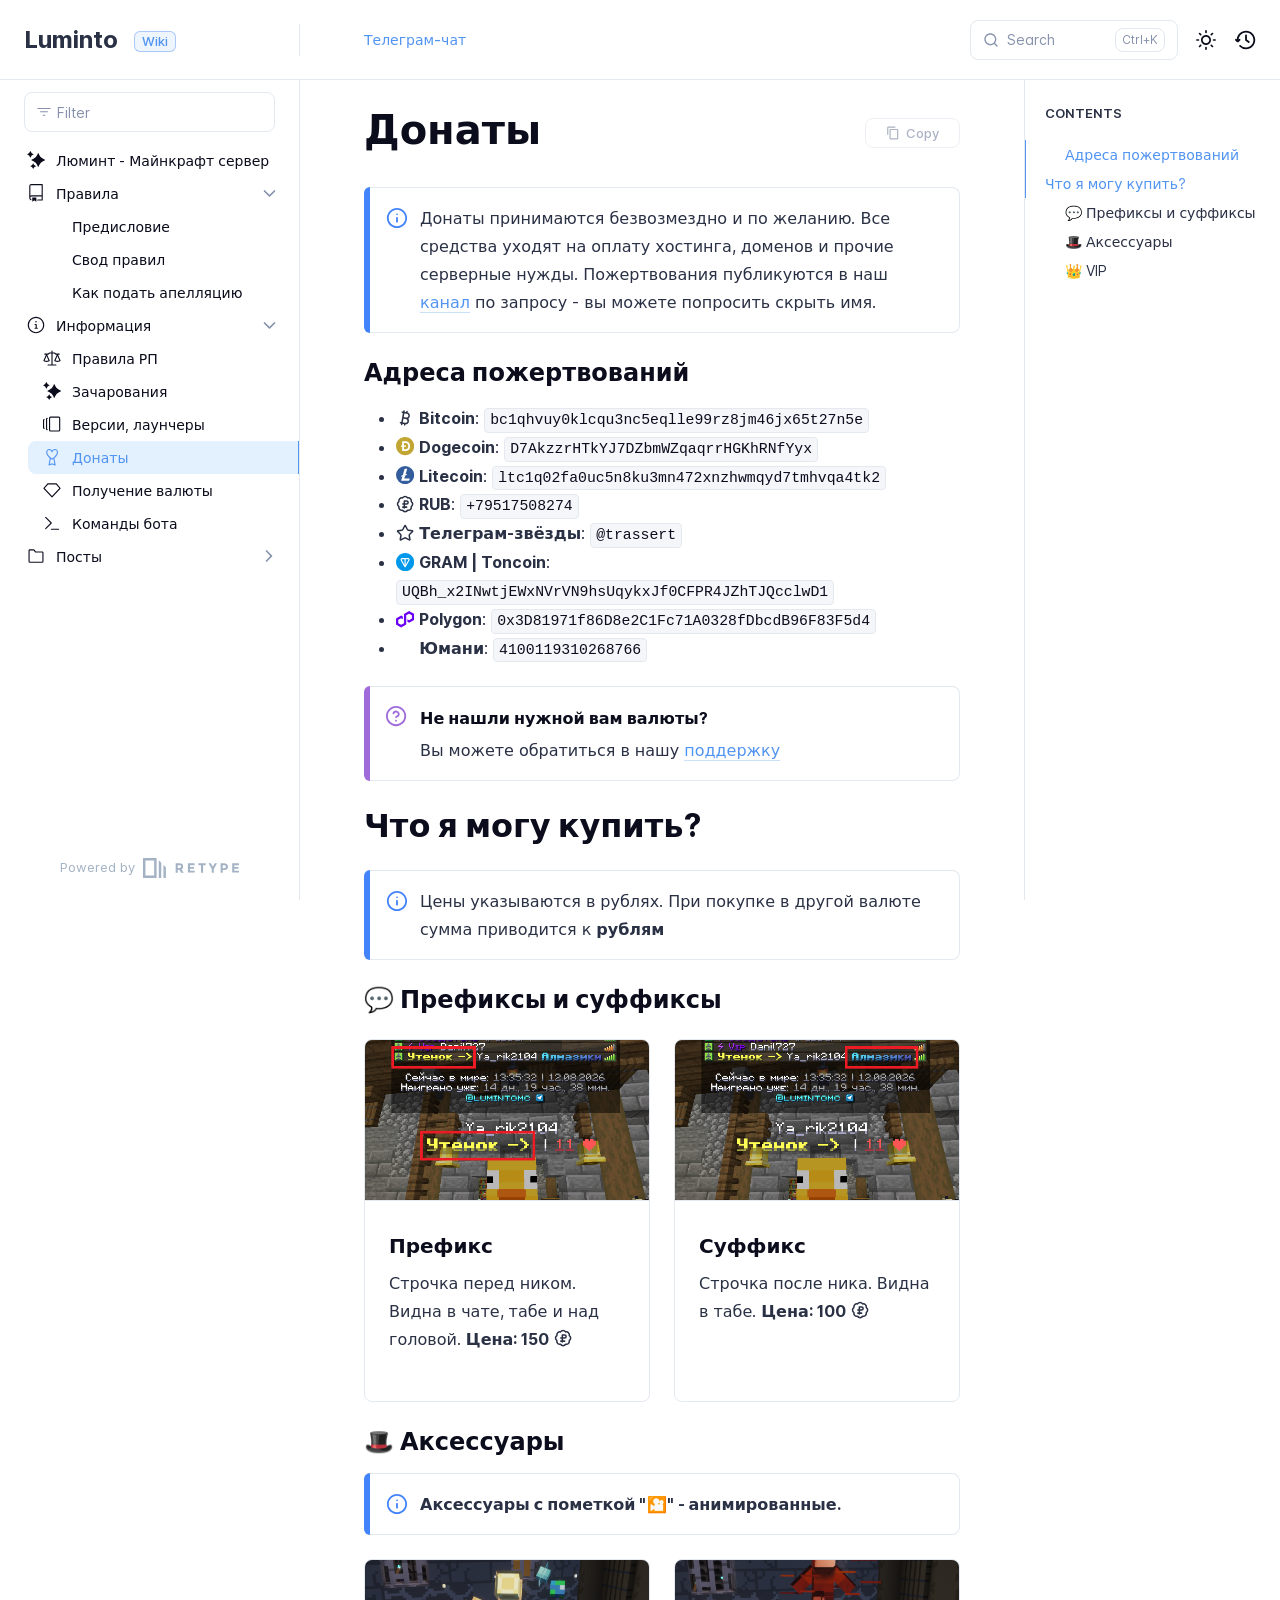
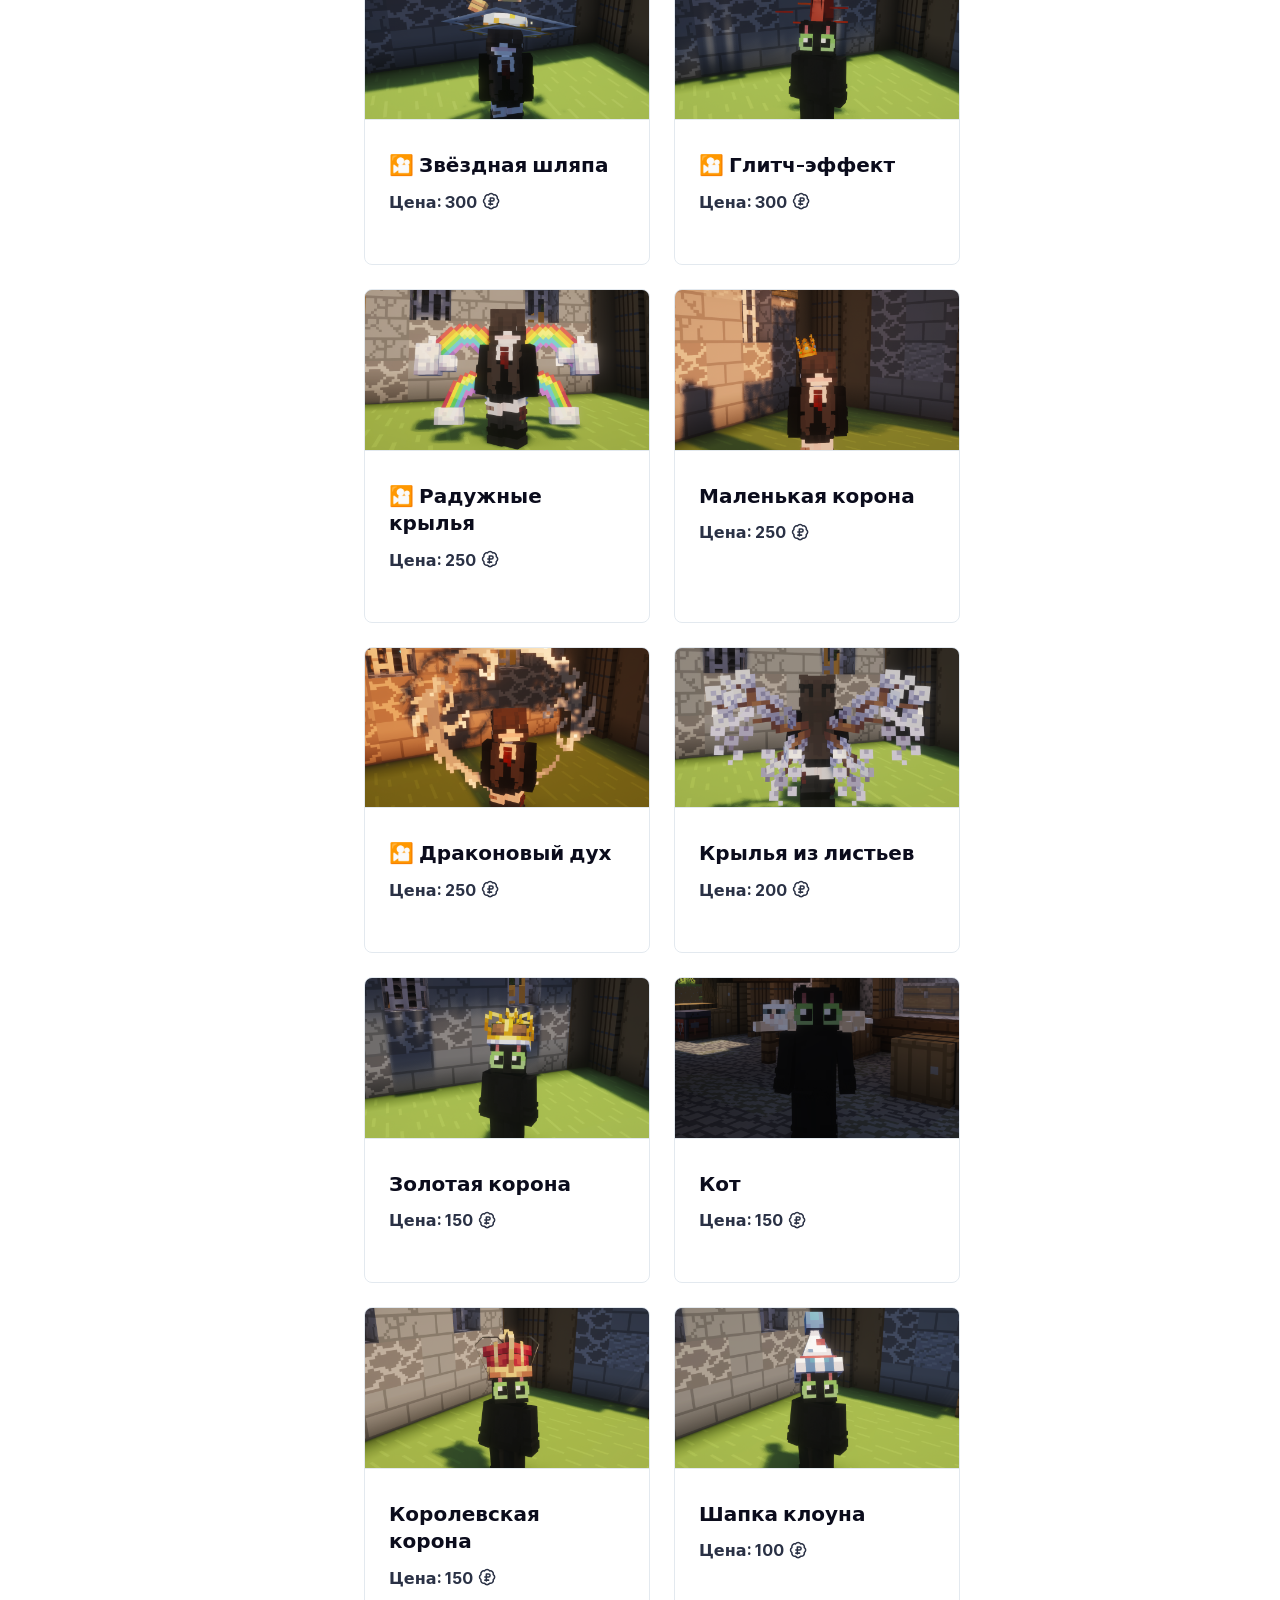
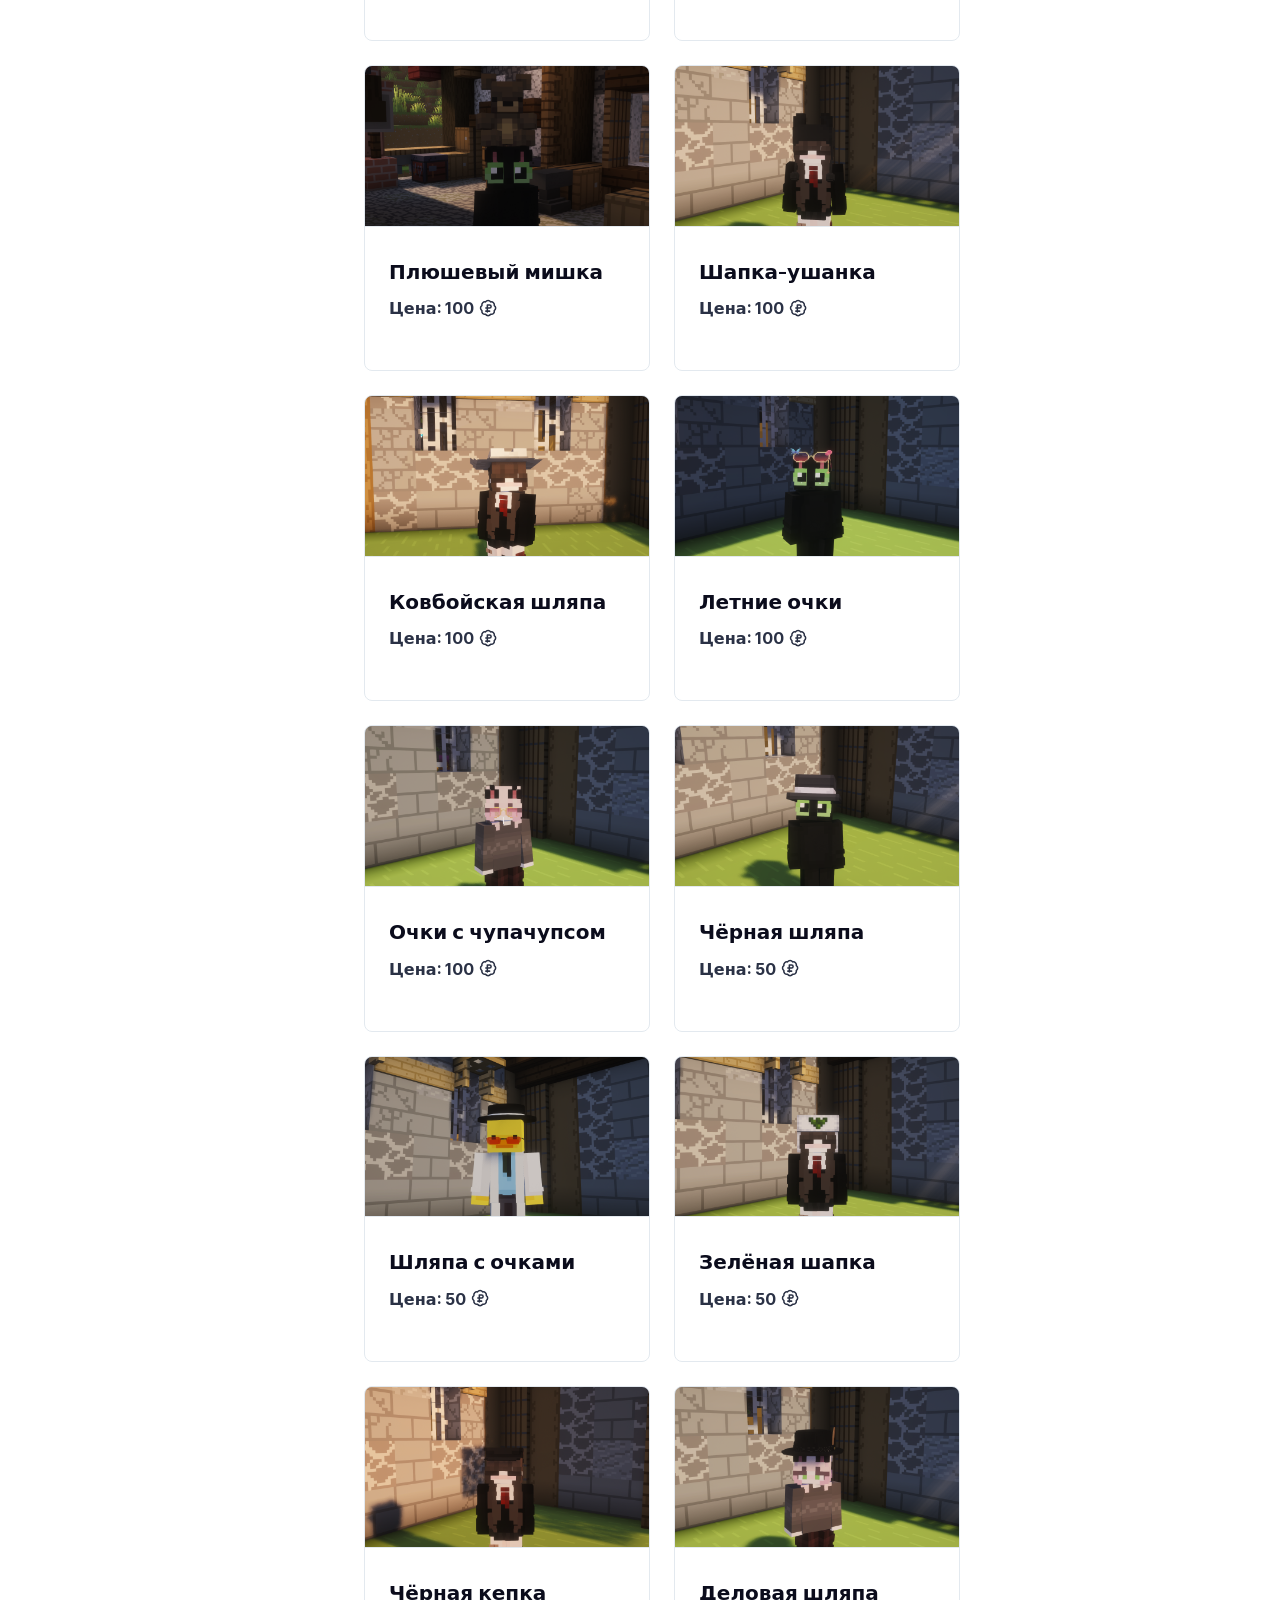
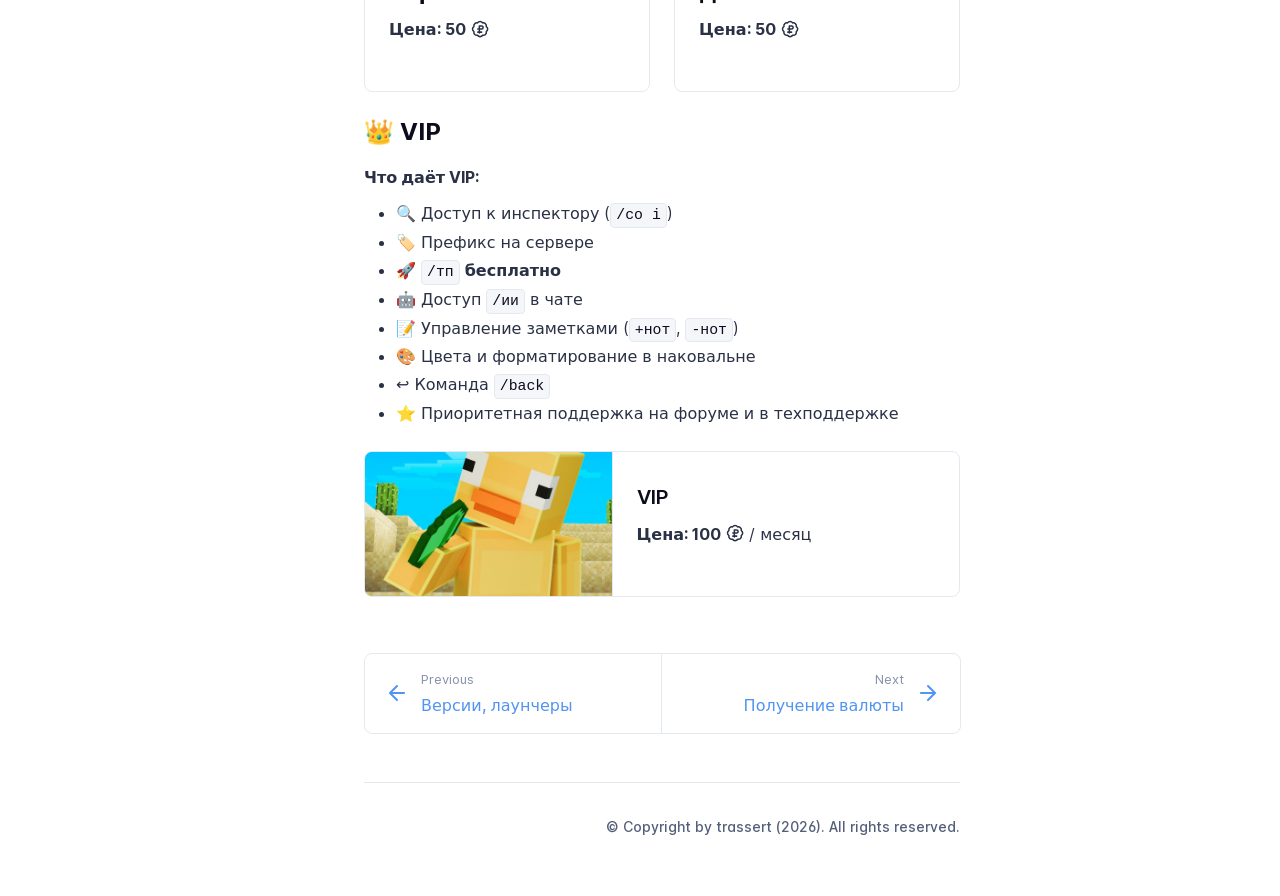
<file: info/donates/index.html>
<!DOCTYPE html>
<html lang="en" class="h-full">
<head>
    <meta charset="UTF-8">
    <meta name="viewport" content="width=device-width,initial-scale=1">
    <meta name="color-scheme" content="light dark">
    <meta name="turbo-cache-control" content="no-cache" data-turbo-track="reload" data-track-token="4.6.0.848947215410">

    <!-- See retype.com -->
    <meta name="generator" content="Retype 4.6.0">

    <!-- Primary Meta Tags -->
    <title>Донаты</title>
    <meta name="title" content="Донаты">
    <meta name="description" content="Донаты принимаются безвозмездно и по желанию. Все средства уходят на оплату хостинга, доменов и прочие серверные нужды. Пожертвования публикуются в наш канал по запросу - вы можете попросить скрыть имя.">

    <!-- Canonical -->
    <link rel="canonical" href="https://wiki.lumintomc.ru/info/donates/">
    <link rel="sitemap" type="application/xml" title="Sitemap" href="https://wiki.lumintomc.ru/sitemap.xml">

    <!-- Open Graph -->
    <meta property="og:type" content="website">
    <meta property="og:url" content="https://wiki.lumintomc.ru/info/donates/">
    <meta property="og:title" content="Донаты">
    <meta property="og:description" content="Донаты принимаются безвозмездно и по желанию. Все средства уходят на оплату хостинга, доменов и прочие серверные нужды. Пожертвования публикуются в наш канал по запросу - вы можете попросить скрыть имя.">
    <meta property="og:site_name" content="Luminto">
    <meta property="og:locale" content="en_US">

    <!-- Twitter -->
    <meta name="twitter:card" content="summary_large_image">
    <meta name="twitter:url" content="https://wiki.lumintomc.ru/info/donates/">
    <meta name="twitter:title" content="Донаты">
    <meta name="twitter:description" content="Донаты принимаются безвозмездно и по желанию. Все средства уходят на оплату хостинга, доменов и прочие серверные нужды. Пожертвования публикуются в наш канал по запросу - вы можете попросить скрыть имя.">

    <!-- Alternate Markdown -->
    <link rel="alternate" type="text/markdown" href="https://wiki.lumintomc.ru/info/donates.md">

    <script data-cfasync="false">(function(){var cl=document.documentElement.classList,ls=localStorage.getItem("retype_scheme"),hd=cl.contains("dark"),hl=cl.contains("light"),wm=window.matchMedia&&window.matchMedia("(prefers-color-scheme: dark)").matches;if(ls==="dark"||(!ls&&wm&&!hd&&!hl)){cl.remove("light");cl.add("dark")}else if(ls==="light"||(!ls&&!wm&&!hd&&!hl)){cl.remove("dark");cl.add("light")}})();</script>

    <link href="../../resources/css/retype.css?v=4.6.0.848947215410" rel="stylesheet">

    <script data-cfasync="false" src="../../resources/js/config.js?v=4.6.0.848947215410" data-turbo-eval="false" defer></script>
    <script data-cfasync="false" src="../../resources/js/retype.js?v=4.6.0" data-turbo-eval="false" defer></script>
    <script id="lunr-js" data-cfasync="false" src="../../resources/js/lunr.js?v=4.6.0.848947215410" data-turbo-eval="false" defer></script>
</head>
<body>
    <div id="retype-app" class="relative text-base antialiased text-base-text bg-base-bg font-body">
    <div class="absolute bottom-0 left-0" style="top: 5rem; right: 50%"></div>

    <header id="retype-header" class="sticky top-0 z-30 flex w-full h-16 bg-header-bg border-b border-header-border md:h-20">
        <div class="container relative flex items-center justify-between pr-6 grow md:justify-start">
            <!-- Mobile menu button skeleton -->
            <button v-cloak class="skeleton retype-mobile-menu-button flex items-center justify-center shrink-0 overflow-hidden dark:text-white focus:outline-hidden rounded-full w-10 h-10 ml-3.5 md:hidden"><svg xmlns="http://www.w3.org/2000/svg" class="mb-px shrink-0" width="24" height="24" viewBox="0 0 24 24" role="presentation" style="margin-bottom: 0px;"><g fill="currentColor"><path d="M2 4h20v2H2zM2 11h20v2H2zM2 18h20v2H2z"></path></g></svg></button>
            <div v-cloak id="retype-sidebar-left-toggle-button"></div>
    
            <!-- Logo -->
            <div class="flex items-center justify-between h-full py-2 md:w-75">
                <div class="flex items-center px-2 md:px-6">
                    <a id="retype-branding-logo" href="https://wiki.lumintomc.ru/" class="flex items-center leading-snug text-2xl">
                        <span class="dark:text-white font-bold line-clamp-1 md:line-clamp-2">Luminto</span>
                    </a><span id="retype-branding-label" class="inline-flex mt-1 px-2 py-1 ml-4 text-xs font-medium leading-none items-center rounded-md bg-branding-label-bg text-branding-label-text ring-1 ring-branding-label-border ring-inset md:inline-block">Wiki</span>
                </div>
    
                <span class="hidden h-8 border-r md:inline-block border-base-border"></span>
            </div>
    
            <div class="flex justify-between md:grow">
                <!-- Top Nav -->
                <nav id="retype-header-nav" class="hidden md:flex">
                    <ul class="flex flex-col mb-4 md:pl-16 md:mb-0 md:flex-row md:items-center">
                        <li class="mr-6">
                            <a class="py-2 md:mb-0 inline-flex items-center text-sm whitespace-nowrap transition-colors duration-200 ease-linear md:text-header-text font-header-text hover:text-header-text-hover" href="https://t.me/lumintomc">Телеграм-чат</a>
                        </li>
    
                    </ul>
                </nav>
    
                <div v-cloak class="flex justify-end grow">
                    <div id="retype-mobile-search-button"></div>
                    <doc-search-desktop></doc-search-desktop>
    
                    <doc-theme-switch class="lg:ml-2"></doc-theme-switch>
                    <doc-history></doc-history>
                </div>
            </div>
        </div>
    </header>


    <div id="retype-container" class="container relative flex bg-white">
        <!-- Sidebar Skeleton -->
        <div v-cloak class="fixed flex flex-col shrink-0 duration-300 ease-in-out bg-sidebar-left-bg border-sidebar-left-border sidebar top-20 w-75 border-r h-screen md:sticky transition-transform skeleton">
        
            <div class="flex items-center h-16 px-6">
                <input id="retype-filter-input-mock" class="w-full h-10 pl-8 px-3 py-2 transition-colors duration-200 ease-linear bg-filter-bg border border-filter-border rounded-lg shadow-none md:text-sm hover:border-filter-border-hover focus:outline-hidden focus:border-filter-border-focus placeholder-filter-placeholder" type="text">
            </div>
        
            <div class="pl-6 mt-1 mb-4">
                <div class="w-32 h-3 mb-4 bg-skeleton-bg rounded-full loading"></div>
                <div class="w-48 h-3 mb-4 bg-skeleton-bg rounded-full loading"></div>
                <div class="w-40 h-3 mb-4 bg-skeleton-bg rounded-full loading"></div>
                <div class="w-32 h-3 mb-4 bg-skeleton-bg rounded-full loading"></div>
                <div class="w-48 h-3 mb-4 bg-skeleton-bg rounded-full loading"></div>
                <div class="w-40 h-3 mb-4 bg-skeleton-bg rounded-full loading"></div>
            </div>
        
            <div class="shrink-0 mt-auto bg-transparent dark:border-base-border">
                <a class="flex items-center justify-center flex-nowrap h-16 text-gray-350 dark:text-dark-400 hover:text-gray-600 dark:hover:text-dark-300 transition-colors duration-150 ease-in docs-powered-by" target="_blank" href="https://retype.com/" rel="noopener">
                    <span class="text-xs whitespace-nowrap">Powered by</span>
                    <svg xmlns="http://www.w3.org/2000/svg" class="ml-2" fill="currentColor" width="96" height="20" overflow="visible"><path d="M0 0v20h13.59V0H0zm11.15 17.54H2.44V2.46h8.71v15.08zM15.8 20h2.44V4.67L15.8 2.22zM20.45 6.89V20h2.44V9.34z"/><g><path d="M40.16 8.44c0 1.49-.59 2.45-1.75 2.88l2.34 3.32h-2.53l-2.04-2.96h-1.43v2.96h-2.06V5.36h3.5c1.43 0 2.46.24 3.07.73s.9 1.27.9 2.35zm-2.48 1.1c.26-.23.38-.59.38-1.09 0-.5-.13-.84-.4-1.03s-.73-.28-1.39-.28h-1.54v2.75h1.5c.72 0 1.2-.12 1.45-.35zM51.56 5.36V7.2h-4.59v1.91h4.13v1.76h-4.13v1.92h4.74v1.83h-6.79V5.36h6.64zM60.09 7.15v7.48h-2.06V7.15h-2.61V5.36h7.28v1.79h-2.61zM70.81 14.64h-2.06v-3.66l-3.19-5.61h2.23l1.99 3.45 1.99-3.45H74l-3.19 5.61v3.66zM83.99 6.19c.65.55.97 1.4.97 2.55s-.33 1.98-1 2.51-1.68.8-3.04.8h-1.23v2.59h-2.06V5.36h3.26c1.42 0 2.45.28 3.1.83zm-1.51 3.65c.25-.28.37-.69.37-1.22s-.16-.92-.48-1.14c-.32-.23-.82-.34-1.5-.34H79.7v3.12h1.38c.68 0 1.15-.14 1.4-.42zM95.85 5.36V7.2h-4.59v1.91h4.13v1.76h-4.13v1.92H96v1.83h-6.79V5.36h6.64z"/></g></svg>
                </a>
            </div>
        </div>
        
        <!-- Sidebar component -->
        <doc-sidebar v-cloak>
            <template #sidebar-footer>
                <div class="shrink-0 mt-auto border-t md:bg-transparent md:border-none dark:border-base-border">
        
                    <div class="py-3 px-6 md:hidden border-b dark:border-base-border">
                        <nav>
                            <ul class="flex flex-wrap justify-center items-center">
                                <li class="mr-6">
                                    <a class="block py-1 inline-flex items-center text-sm whitespace-nowrap transition-colors duration-200 ease-linear md:text-header-text font-header-text hover:text-header-text-hover" href="https://t.me/lumintomc">Телеграм-чат</a>
                                </li>
        
                            </ul>
                        </nav>
                    </div>
        
                    <a class="flex items-center justify-center flex-nowrap h-16 text-gray-350 dark:text-dark-400 hover:text-gray-600 dark:hover:text-dark-300 transition-colors duration-150 ease-in docs-powered-by" target="_blank" href="https://retype.com/" rel="noopener">
                        <span class="text-xs whitespace-nowrap">Powered by</span>
                        <svg xmlns="http://www.w3.org/2000/svg" class="ml-2" fill="currentColor" width="96" height="20" overflow="visible"><path d="M0 0v20h13.59V0H0zm11.15 17.54H2.44V2.46h8.71v15.08zM15.8 20h2.44V4.67L15.8 2.22zM20.45 6.89V20h2.44V9.34z"/><g><path d="M40.16 8.44c0 1.49-.59 2.45-1.75 2.88l2.34 3.32h-2.53l-2.04-2.96h-1.43v2.96h-2.06V5.36h3.5c1.43 0 2.46.24 3.07.73s.9 1.27.9 2.35zm-2.48 1.1c.26-.23.38-.59.38-1.09 0-.5-.13-.84-.4-1.03s-.73-.28-1.39-.28h-1.54v2.75h1.5c.72 0 1.2-.12 1.45-.35zM51.56 5.36V7.2h-4.59v1.91h4.13v1.76h-4.13v1.92h4.74v1.83h-6.79V5.36h6.64zM60.09 7.15v7.48h-2.06V7.15h-2.61V5.36h7.28v1.79h-2.61zM70.81 14.64h-2.06v-3.66l-3.19-5.61h2.23l1.99 3.45 1.99-3.45H74l-3.19 5.61v3.66zM83.99 6.19c.65.55.97 1.4.97 2.55s-.33 1.98-1 2.51-1.68.8-3.04.8h-1.23v2.59h-2.06V5.36h3.26c1.42 0 2.45.28 3.1.83zm-1.51 3.65c.25-.28.37-.69.37-1.22s-.16-.92-.48-1.14c-.32-.23-.82-.34-1.5-.34H79.7v3.12h1.38c.68 0 1.15-.14 1.4-.42zM95.85 5.36V7.2h-4.59v1.91h4.13v1.76h-4.13v1.92H96v1.83h-6.79V5.36h6.64z"/></g></svg>
                    </a>
                </div>
            </template>
        </doc-sidebar>

        <div class="grow min-w-0 bg-body-bg">
            <!-- Render "toolbar" template here on api pages --><!-- Render page content -->
<div class="flex">
    <div id="retype-main" class="min-w-0 p-4 grow md:px-16">
        <main class="relative pb-12 lg:pt-2">
            <div class="relative retype-markdown" id="retype-content">
                <!-- Rendered if sidebar right is enabled -->
                <div id="retype-sidebar-right-toggle"></div>
                <doc-page-actions></doc-page-actions>

                <!-- Page content  -->
<h1 id="донаты">Донаты</h1>
<div class="flex mb-6">
    <div class="shrink-0 w-1.5 rounded-tl-lg rounded-bl-lg bg-callout-primary"></div>
    <div class="flex w-full py-4 border border-l-0 rounded-tr-lg rounded-br-lg doc-callout bg-callout-base-bg border-callout-base-border" role="alert">
        <div class="flex items-center ml-4 h-7">
            <svg xmlns="http://www.w3.org/2000/svg" class="block text-callout-primary" width="22" height="22" viewBox="0 0 24 24" role="presentation">
                <g fill="currentColor"><g>
                    <path d="M12 1C5.93 1 1 5.93 1 12s4.93 11 11 11 11-4.93 11-11S18.07 1 12 1zm0 20c-4.96 0-9-4.04-9-9s4.04-9 9-9 9 4.04 9 9-4.04 9-9 9z"></path>
                    <path d="M12 11c-.55 0-1 .45-1 1v4c0 .55.45 1 1 1s1-.45 1-1v-4c0-.55-.45-1-1-1zM12.01 7c-.56 0-1 .45-1 1s.45 1 1 1 1-.45 1-1-.45-1-1-1z"></path>
                    <path fill="none" d="M0 0h24v24H0z"></path>
                </g></g>
            </svg>
        </div>
        <div class="pr-5 ml-3 w-full">
<p>Донаты принимаются безвозмездно и по желанию. Все средства уходят на оплату хостинга, доменов и прочие серверные нужды. Пожертвования публикуются в наш <a href="https://t.me/lumintoch">канал</a> по запросу - вы можете попросить скрыть имя.</p>
        </div>
    </div>
</div>
<h3 id="адреса-пожертвований">Адреса пожертвований</h3>
<ul>
<li><svg xmlns="http://www.w3.org/2000/svg" class="docs-icon" viewBox="0 0 24 24" role="presentation"><g fill="currentColor"><g><g fill="none" stroke="currentColor" stroke-width="2" stroke-linecap="round" stroke-linejoin="round"><path d="M11.767 19.089c4.924.868 6.14-6.025 1.216-6.894m-1.216 6.894L5.86 18.047m5.908 1.042-.347 1.97m1.563-8.864c4.924.869 6.14-6.025 1.215-6.893m-1.215 6.893-3.94-.694m5.155-6.2L8.29 4.26m5.908 1.042.348-1.97M7.48 20.364l3.126-17.727"/></g></g></g></svg> <strong>Bitcoin</strong>: <code translate="no" v-pre>bc1qhvuy0klcqu3nc5eqlle99rz8jm46jx65t27n5e</code></li>
<li><svg xmlns="http://www.w3.org/2000/svg" class="docs-icon" viewBox="0 0 2000 2000" role="presentation"><g fill="currentColor"><g><g fill="#c2a633"><path d="M1024 659H881.12v281.69h224.79v117.94H881.12v281.67H1031c38.51 0 316.16 4.35 315.73-327.72S1077.44 659 1024 659"/><path d="M1000 0C447.71 0 0 447.71 0 1000s447.71 1000 1000 1000 1000-447.71 1000-1000S1552.29 0 1000 0m39.29 1540.1H677.14v-481.46H549.48V940.7h127.65V459.21h310.82c73.53 0 560.56-15.27 560.56 549.48 0 574.09-509.21 531.41-509.21 531.41z"/></g></g></g></svg> <strong>Dogecoin</strong>: <code translate="no" v-pre>D7AkzzrHTkYJ7DZbmWZqaqrrHGKhRNfYyx</code></li>
<li><svg xmlns="http://www.w3.org/2000/svg" class="docs-icon" viewBox="0 0 82.6 82.6" role="presentation"><g fill="currentColor"><g><title>litecoin-ltc-logo</title><circle cx="41.3" cy="41.3" r="36.83" style="fill:#fff"/><path d="M41.3 0a41.3 41.3 0 1 0 41.3 41.3A41.18 41.18 0 0 0 41.54 0Zm.7 42.7-4.3 14.5h23a1.16 1.16 0 0 1 1.2 1.12v.38l-2 6.9a1.49 1.49 0 0 1-1.5 1.1H23.2l5.9-20.1-6.6 2L24 44l6.6-2 8.3-28.2a1.51 1.51 0 0 1 1.5-1.1h8.9a1.16 1.16 0 0 1 1.2 1.12v.38l-7 23.8 6.6-2-1.4 4.8Z" style="fill:#345d9d"/></g></g></svg> <strong>Litecoin</strong>: <code translate="no" v-pre>ltc1q02fa0uc5n8ku3mn472xnzhwmqyd7tmhvqa4tk2</code></li>
<li><svg xmlns="http://www.w3.org/2000/svg" class="docs-icon" viewBox="0 0 24 24" role="presentation"><g fill="currentColor"><g><g fill="none" stroke="currentColor" stroke-width="2" stroke-linecap="round" stroke-linejoin="round"><path d="M3.85 8.62a4 4 0 0 1 4.78-4.77 4 4 0 0 1 6.74 0 4 4 0 0 1 4.78 4.78 4 4 0 0 1 0 6.74 4 4 0 0 1-4.77 4.78 4 4 0 0 1-6.75 0 4 4 0 0 1-4.78-4.77 4 4 0 0 1 0-6.76Z"/><path d="M9 16h5"/><path d="M9 12h5a2 2 0 1 0 0-4h-3v9"/></g></g></g></svg> <strong>RUB</strong>: <code translate="no" v-pre>+79517508274</code></li>
<li><svg xmlns="http://www.w3.org/2000/svg" class="docs-icon" viewBox="0 0 24 24" role="presentation"><g fill="currentColor"><g><g fill="none" stroke="currentColor" stroke-width="2" stroke-linecap="round" stroke-linejoin="round"><path d="M11.525 2.295a.53.53 0 0 1 .95 0l2.31 4.679a2.123 2.123 0 0 0 1.595 1.16l5.166.756a.53.53 0 0 1 .294.904l-3.736 3.638a2.123 2.123 0 0 0-.611 1.878l.882 5.14a.53.53 0 0 1-.771.56l-4.618-2.428a2.122 2.122 0 0 0-1.973 0L6.396 21.01a.53.53 0 0 1-.77-.56l.881-5.139a2.122 2.122 0 0 0-.611-1.879L2.16 9.795a.53.53 0 0 1 .294-.906l5.165-.755a2.122 2.122 0 0 0 1.597-1.16z"/></g></g></g></svg> <strong>Телеграм-звёзды</strong>: <code translate="no" v-pre>@trassert</code></li>
<li><svg xmlns="http://www.w3.org/2000/svg" class="docs-icon" viewBox="0 0 56 56" role="presentation"><g fill="currentColor"><g><g fill="none"><path fill="#0098ea" d="M28 56c15.464 0 28-12.536 28-28S43.464 0 28 0 0 12.536 0 28s12.536 28 28 28"/><path fill="#fff" d="M37.56 15.628H18.44c-3.516 0-5.745 3.792-3.976 6.858l11.801 20.455c.77 1.335 2.7 1.335 3.47 0l11.804-20.455c1.767-3.06-.462-6.858-3.975-6.858zM26.255 36.807l-2.57-4.974-6.202-11.092c-.409-.71.096-1.62.953-1.62h7.816V36.81zM38.51 20.739l-6.2 11.096-2.57 4.972V19.119h7.817c.857 0 1.362.91.953 1.62"/></g></g></g></svg> <strong>GRAM | Toncoin</strong>: <code translate="no" v-pre>UQBh_x2INwtjEWxNVrVN9hsUqykxJf0CFPR4JZhTJQcclwD1</code></li>
<li><svg xmlns="http://www.w3.org/2000/svg" class="docs-icon" viewBox="0 0 178 161" role="presentation"><g fill="currentColor"><g><path d="M66.8 54.7 50.1 45 0 74.1v58l50.1 29 50.1-29V41.9L128 25.8l27.8 16.1v32.2L128 90.2l-16.7-9.7v25.8L128 116l50.1-29V29L128 0 77.9 29v90.2l-27.8 16.1-27.8-16.1V86.9l27.8-16.1 16.7 9.7z" style="fill:#6c00f6"/></g></g></svg> <strong>Polygon</strong>: <code translate="no" v-pre>0x3D81971f86D8e2C1Fc71A0328fDbcdB96F83F5d4</code></li>
<li><svg xmlns="http://www.w3.org/2000/svg" class="docs-icon" viewBox="0 0 169 120" role="presentation"><g fill="currentColor"><g><g fill="none"><path fill="#fff" d="M108.99 0c-33.417 0-60 26.962-60 60 0 33.418 26.962 60 60 60s60-26.962 60-60-26.962-60-60-60m0 82.405c-12.152 0-22.405-10.253-22.405-22.405s10.253-22.405 22.405-22.405S131.395 47.848 131.395 60c-.379 12.152-10.253 22.405-22.405 22.405M48.608 17.468v87.342H27.342L0 17.468z"/></g></g></g></svg> <strong>Юмани</strong>: <code translate="no" v-pre>4100119310268766</code></li>
</ul>
<div class="flex mb-6">
    <div class="shrink-0 w-1.5 rounded-tl-lg rounded-bl-lg bg-callout-question"></div>
    <div class="flex w-full py-4 border border-l-0 rounded-tr-lg rounded-br-lg doc-callout bg-callout-base-bg border-callout-base-border" role="alert">
        <div class="flex items-center ml-4 h-7">
            <svg xmlns="http://www.w3.org/2000/svg" class="block text-callout-question" width="22" height="22" viewBox="0 0 24 24" role="presentation">
                <g fill="currentColor"><g>
                    <path d="M20 11C20 6.02944 15.9706 2 11 2C6.02944 2 2 6.02944 2 11C2 15.9706 6.02944 20 11 20C15.9706 20 20 15.9706 20 11ZM22 11C22 17.0751 17.0751 22 11 22C4.92487 22 0 17.0751 0 11C0 4.92487 4.92487 0 11 0C17.0751 0 22 4.92487 22 11Z"></path>
                    <path d="M8.89368 5.54722C9.70794 5.06874 10.665 4.8935 11.5958 5.05308C12.5267 5.21276 13.3713 5.6968 13.9796 6.41929C14.5877 7.14169 14.9212 8.0561 14.92 9.00035L14.9074 9.28062C14.7798 10.6552 13.7345 11.5758 12.9747 12.0824C12.5393 12.3727 12.1107 12.5857 11.795 12.7259C11.6358 12.7967 11.5011 12.8503 11.4044 12.8871C11.3561 12.9055 11.3167 12.9199 11.2882 12.93C11.2741 12.9351 11.2628 12.9397 11.254 12.9427C11.2498 12.9442 11.2462 12.9457 11.2433 12.9466C11.242 12.9471 11.2404 12.9473 11.2394 12.9476L11.2374 12.9486H11.2365L11.1378 12.9759C10.6432 13.087 10.1346 12.8071 9.97083 12.3158C9.79672 11.7926 10.0791 11.2264 10.6017 11.0511V11.0521L10.6036 11.0511C10.6063 11.0502 10.6113 11.0487 10.6183 11.0462C10.6336 11.0408 10.6591 11.0316 10.6925 11.0189C10.7599 10.9932 10.8606 10.953 10.9825 10.8988C11.2293 10.7891 11.551 10.6279 11.8654 10.4183C12.5548 9.95872 12.9198 9.46936 12.92 9.00035V8.9984L12.9122 8.82261C12.8768 8.41362 12.7165 8.02363 12.4503 7.70738C12.1461 7.34604 11.7235 7.10364 11.2579 7.02379C10.7925 6.944 10.3135 7.03158 9.90638 7.27086C9.49929 7.51011 9.1901 7.88601 9.03333 8.3314L8.99427 8.42613C8.7787 8.88497 8.24645 9.11555 7.75794 8.94371C7.23704 8.76045 6.96349 8.18924 7.14661 7.66832L7.20911 7.5023C7.53839 6.68391 8.1303 5.99587 8.89368 5.54722Z"></path>
                    <path d="M11.0098 15L11.1123 15.0049C11.6165 15.0561 12.0098 15.4822 12.0098 16C12.0098 16.5178 11.6165 16.9439 11.1123 16.9951L11.0098 17H11C10.4477 17 10 16.5523 10 16C10 15.4477 10.4477 15 11 15H11.0098Z"></path>
                </g></g>
            </svg>
        </div>
        <div class="pr-5 ml-3 w-full">
            <h5>Не нашли нужной вам валюты?</h5>
<p>Вы можете обратиться в нашу <a href="https://t.me/lumintoch?direct">поддержку</a></p>
        </div>
    </div>
</div>
<h2 id="что-я-могу-купить">Что я могу купить?</h2>
<div class="flex mb-6">
    <div class="shrink-0 w-1.5 rounded-tl-lg rounded-bl-lg bg-callout-primary"></div>
    <div class="flex w-full py-4 border border-l-0 rounded-tr-lg rounded-br-lg doc-callout bg-callout-base-bg border-callout-base-border" role="alert">
        <div class="flex items-center ml-4 h-7">
            <svg xmlns="http://www.w3.org/2000/svg" class="block text-callout-primary" width="22" height="22" viewBox="0 0 24 24" role="presentation">
                <g fill="currentColor"><g>
                    <path d="M12 1C5.93 1 1 5.93 1 12s4.93 11 11 11 11-4.93 11-11S18.07 1 12 1zm0 20c-4.96 0-9-4.04-9-9s4.04-9 9-9 9 4.04 9 9-4.04 9-9 9z"></path>
                    <path d="M12 11c-.55 0-1 .45-1 1v4c0 .55.45 1 1 1s1-.45 1-1v-4c0-.55-.45-1-1-1zM12.01 7c-.56 0-1 .45-1 1s.45 1 1 1 1-.45 1-1-.45-1-1-1z"></path>
                    <path fill="none" d="M0 0h24v24H0z"></path>
                </g></g>
            </svg>
        </div>
        <div class="pr-5 ml-3 w-full">
<p>Цены указываются в рублях. При покупке в другой валюте сумма приводится к <strong>рублям</strong></p>
        </div>
    </div>
</div>
<h3 id="-префиксы-и-суффиксы"><span class="docs-emoji">&#x1F4AC;</span> Префиксы и суффиксы</h3>
<p>
<div class="card-vert-group">
<div class="card-vert-container">
    <a href="https://t.me/trassert?text=%D0%A5%D0%BE%D1%87%D1%83%20%D0%BA%D1%83%D0%BF%D0%B8%D1%82%D1%8C%20%D0%BF%D1%80%D0%B5%D1%84%D0%B8%D0%BA%D1%81%20%22%D0%A2%D0%B5%D0%BA%D1%81%D1%82-%D0%BF%D1%80%D0%B5%D1%84%D0%B8%D0%BA%D1%81%D0%B0%22%20%D0%BD%D0%B0%20%D0%BD%D0%B8%D0%BA%20%D0%92%D0%B0%D1%88-%D0%BD%D0%B8%D0%BA" target="_blank" class="group card-vert no-link">
        <div class="relative shrink-0 overflow-hidden bg-card-image-bg pb-9/16 border-b border-card-image-inner-border">
            <img class="absolute object-cover w-full h-full transition-transform duration-300 ease-out group-hover:scale-105" src="../../info/prefix.png">
        </div>
        <div class="card-vert-body p-card-padding">
            <div class="mt-2 text-card-title font-card-title leading-card-title text-card-title-text md:text-card-title-md">Префикс</div>
            <div class="line-clamp-5"><p class="mt-card-description-margin-top text-card-description-text">Строчка перед ником. Видна в чате, табе и над головой. <strong>Цена: 150</strong> <svg xmlns="http://www.w3.org/2000/svg" class="docs-icon" viewBox="0 0 24 24" role="presentation"><g fill="currentColor"><g><g fill="none" stroke="currentColor" stroke-width="2" stroke-linecap="round" stroke-linejoin="round"><path d="M3.85 8.62a4 4 0 0 1 4.78-4.77 4 4 0 0 1 6.74 0 4 4 0 0 1 4.78 4.78 4 4 0 0 1 0 6.74 4 4 0 0 1-4.77 4.78 4 4 0 0 1-6.75 0 4 4 0 0 1-4.78-4.77 4 4 0 0 1 0-6.76Z"/><path d="M9 16h5"/><path d="M9 12h5a2 2 0 1 0 0-4h-3v9"/></g></g></g></svg></p></div>
        </div>
    </a>
</div>
<div class="card-vert-container">
    <a href="https://t.me/trassert?text=%D0%A5%D0%BE%D1%87%D1%83%20%D0%BA%D1%83%D0%BF%D0%B8%D1%82%D1%8C%20%D1%81%D1%83%D1%84%D1%84%D0%B8%D0%BA%D1%81%20%22%D0%A2%D0%B5%D0%BA%D1%81%D1%82-%D1%81%D1%83%D1%84%D1%84%D0%B8%D0%BA%D1%81%D0%B0%22%20%D0%BD%D0%B0%20%D0%BD%D0%B8%D0%BA%20%D0%92%D0%B0%D1%88-%D0%BD%D0%B8%D0%BA" target="_blank" class="group card-vert no-link">
        <div class="relative shrink-0 overflow-hidden bg-card-image-bg pb-9/16 border-b border-card-image-inner-border">
            <img class="absolute object-cover w-full h-full transition-transform duration-300 ease-out group-hover:scale-105" src="../../info/suffix.png">
        </div>
        <div class="card-vert-body p-card-padding">
            <div class="mt-2 text-card-title font-card-title leading-card-title text-card-title-text md:text-card-title-md">Суффикс</div>
            <div class="line-clamp-5"><p class="mt-card-description-margin-top text-card-description-text">Строчка после ника. Видна в табе. <strong>Цена: 100</strong> <svg xmlns="http://www.w3.org/2000/svg" class="docs-icon" viewBox="0 0 24 24" role="presentation"><g fill="currentColor"><g><g fill="none" stroke="currentColor" stroke-width="2" stroke-linecap="round" stroke-linejoin="round"><path d="M3.85 8.62a4 4 0 0 1 4.78-4.77 4 4 0 0 1 6.74 0 4 4 0 0 1 4.78 4.78 4 4 0 0 1 0 6.74 4 4 0 0 1-4.77 4.78 4 4 0 0 1-6.75 0 4 4 0 0 1-4.78-4.77 4 4 0 0 1 0-6.76Z"/><path d="M9 16h5"/><path d="M9 12h5a2 2 0 1 0 0-4h-3v9"/></g></g></g></svg></p></div>
        </div>
    </a>
</div>
</div>
</p>
<h3 id="-аксессуары"><span class="docs-emoji">&#x1F3A9;</span> Аксессуары</h3>
<div class="flex mb-6">
    <div class="shrink-0 w-1.5 rounded-tl-lg rounded-bl-lg bg-callout-primary"></div>
    <div class="flex w-full py-4 border border-l-0 rounded-tr-lg rounded-br-lg doc-callout bg-callout-base-bg border-callout-base-border" role="alert">
        <div class="flex items-center ml-4 h-7">
            <svg xmlns="http://www.w3.org/2000/svg" class="block text-callout-primary" width="22" height="22" viewBox="0 0 24 24" role="presentation">
                <g fill="currentColor"><g>
                    <path d="M12 1C5.93 1 1 5.93 1 12s4.93 11 11 11 11-4.93 11-11S18.07 1 12 1zm0 20c-4.96 0-9-4.04-9-9s4.04-9 9-9 9 4.04 9 9-4.04 9-9 9z"></path>
                    <path d="M12 11c-.55 0-1 .45-1 1v4c0 .55.45 1 1 1s1-.45 1-1v-4c0-.55-.45-1-1-1zM12.01 7c-.56 0-1 .45-1 1s.45 1 1 1 1-.45 1-1-.45-1-1-1z"></path>
                    <path fill="none" d="M0 0h24v24H0z"></path>
                </g></g>
            </svg>
        </div>
        <div class="pr-5 ml-3 w-full">
<p><strong>Аксессуары с пометкой &quot;<span class="docs-emoji">&#x1F3A6;</span>&quot; - анимированные.</strong></p>
        </div>
    </div>
</div>
<p>
<div class="card-vert-group">
<div class="card-vert-container">
    <a href="https://t.me/trassert?text=%D0%A5%D0%BE%D1%87%D1%83%20%D0%BA%D1%83%D0%BF%D0%B8%D1%82%D1%8C%20%D0%B0%D0%BA%D1%81%D0%B5%D1%81%D1%81%D1%83%D0%B0%D1%80%20%22%D0%97%D0%B2%D1%91%D0%B7%D0%B4%D0%BD%D0%B0%D1%8F%20%D1%88%D0%BB%D1%8F%D0%BF%D0%B0%22%20%D0%BD%D0%B0%20%D0%BD%D0%B8%D0%BA%20%D0%92%D0%B0%D1%88-%D0%BD%D0%B8%D0%BA" target="_blank" class="group card-vert no-link">
        <div class="relative shrink-0 overflow-hidden bg-card-image-bg pb-9/16 border-b border-card-image-inner-border">
            <img class="absolute object-cover w-full h-full transition-transform duration-300 ease-out group-hover:scale-105" src="../../acs/stellar.webp">
        </div>
        <div class="card-vert-body p-card-padding">
            <div class="mt-2 text-card-title font-card-title leading-card-title text-card-title-text md:text-card-title-md">🎦 Звёздная шляпа</div>
            <div class="line-clamp-5"><p class="mt-card-description-margin-top text-card-description-text"><strong>Цена: 300</strong> <svg xmlns="http://www.w3.org/2000/svg" class="docs-icon" viewBox="0 0 24 24" role="presentation"><g fill="currentColor"><g><g fill="none" stroke="currentColor" stroke-width="2" stroke-linecap="round" stroke-linejoin="round"><path d="M3.85 8.62a4 4 0 0 1 4.78-4.77 4 4 0 0 1 6.74 0 4 4 0 0 1 4.78 4.78 4 4 0 0 1 0 6.74 4 4 0 0 1-4.77 4.78 4 4 0 0 1-6.75 0 4 4 0 0 1-4.78-4.77 4 4 0 0 1 0-6.76Z"/><path d="M9 16h5"/><path d="M9 12h5a2 2 0 1 0 0-4h-3v9"/></g></g></g></svg></p></div>
        </div>
    </a>
</div>
<div class="card-vert-container">
    <a href="https://t.me/trassert?text=%D0%A5%D0%BE%D1%87%D1%83%20%D0%BA%D1%83%D0%BF%D0%B8%D1%82%D1%8C%20%D0%B0%D0%BA%D1%81%D0%B5%D1%81%D1%81%D1%83%D0%B0%D1%80%20%22%D0%93%D0%BB%D0%B8%D1%82%D1%87-%D1%8D%D1%84%D1%84%D0%B5%D0%BA%D1%82%22%20%D0%BD%D0%B0%20%D0%BD%D0%B8%D0%BA%20%D0%92%D0%B0%D1%88-%D0%BD%D0%B8%D0%BA" target="_blank" class="group card-vert no-link">
        <div class="relative shrink-0 overflow-hidden bg-card-image-bg pb-9/16 border-b border-card-image-inner-border">
            <img class="absolute object-cover w-full h-full transition-transform duration-300 ease-out group-hover:scale-105" src="../../acs/glitch.webp">
        </div>
        <div class="card-vert-body p-card-padding">
            <div class="mt-2 text-card-title font-card-title leading-card-title text-card-title-text md:text-card-title-md">🎦 Глитч-эффект</div>
            <div class="line-clamp-5"><p class="mt-card-description-margin-top text-card-description-text"><strong>Цена: 300</strong> <svg xmlns="http://www.w3.org/2000/svg" class="docs-icon" viewBox="0 0 24 24" role="presentation"><g fill="currentColor"><g><g fill="none" stroke="currentColor" stroke-width="2" stroke-linecap="round" stroke-linejoin="round"><path d="M3.85 8.62a4 4 0 0 1 4.78-4.77 4 4 0 0 1 6.74 0 4 4 0 0 1 4.78 4.78 4 4 0 0 1 0 6.74 4 4 0 0 1-4.77 4.78 4 4 0 0 1-6.75 0 4 4 0 0 1-4.78-4.77 4 4 0 0 1 0-6.76Z"/><path d="M9 16h5"/><path d="M9 12h5a2 2 0 1 0 0-4h-3v9"/></g></g></g></svg></p></div>
        </div>
    </a>
</div>
<div class="card-vert-container">
    <a href="https://t.me/trassert?text=%D0%A5%D0%BE%D1%87%D1%83%20%D0%BA%D1%83%D0%BF%D0%B8%D1%82%D1%8C%20%D0%B0%D0%BA%D1%81%D0%B5%D1%81%D1%81%D1%83%D0%B0%D1%80%20%22%D0%A0%D0%B0%D0%B4%D1%83%D0%B6%D0%BD%D1%8B%D0%B5%20%D0%BA%D1%80%D1%8B%D0%BB%D1%8C%D1%8F%22%20%D0%BD%D0%B0%20%D0%BD%D0%B8%D0%BA%20%D0%92%D0%B0%D1%88-%D0%BD%D0%B8%D0%BA" target="_blank" class="group card-vert no-link">
        <div class="relative shrink-0 overflow-hidden bg-card-image-bg pb-9/16 border-b border-card-image-inner-border">
            <img class="absolute object-cover w-full h-full transition-transform duration-300 ease-out group-hover:scale-105" src="../../acs/rainbow.webp">
        </div>
        <div class="card-vert-body p-card-padding">
            <div class="mt-2 text-card-title font-card-title leading-card-title text-card-title-text md:text-card-title-md">🎦 Радужные крылья</div>
            <div class="line-clamp-5"><p class="mt-card-description-margin-top text-card-description-text"><strong>Цена: 250</strong> <svg xmlns="http://www.w3.org/2000/svg" class="docs-icon" viewBox="0 0 24 24" role="presentation"><g fill="currentColor"><g><g fill="none" stroke="currentColor" stroke-width="2" stroke-linecap="round" stroke-linejoin="round"><path d="M3.85 8.62a4 4 0 0 1 4.78-4.77 4 4 0 0 1 6.74 0 4 4 0 0 1 4.78 4.78 4 4 0 0 1 0 6.74 4 4 0 0 1-4.77 4.78 4 4 0 0 1-6.75 0 4 4 0 0 1-4.78-4.77 4 4 0 0 1 0-6.76Z"/><path d="M9 16h5"/><path d="M9 12h5a2 2 0 1 0 0-4h-3v9"/></g></g></g></svg></p></div>
        </div>
    </a>
</div>
<div class="card-vert-container">
    <a href="https://t.me/trassert?text=%D0%A5%D0%BE%D1%87%D1%83%20%D0%BA%D1%83%D0%BF%D0%B8%D1%82%D1%8C%20%D0%B0%D0%BA%D1%81%D0%B5%D1%81%D1%81%D1%83%D0%B0%D1%80%20%22%D0%9C%D0%B0%D0%BB%D0%B5%D0%BD%D1%8C%D0%BA%D0%B0%D1%8F%20%D0%BA%D0%BE%D1%80%D0%BE%D0%BD%D0%B0%22%20%D0%BD%D0%B0%20%D0%BD%D0%B8%D0%BA%20%D0%92%D0%B0%D1%88-%D0%BD%D0%B8%D0%BA" target="_blank" class="group card-vert no-link">
        <div class="relative shrink-0 overflow-hidden bg-card-image-bg pb-9/16 border-b border-card-image-inner-border">
            <img class="absolute object-cover w-full h-full transition-transform duration-300 ease-out group-hover:scale-105" src="../../acs/minicrown.webp">
        </div>
        <div class="card-vert-body p-card-padding">
            <div class="mt-2 text-card-title font-card-title leading-card-title text-card-title-text md:text-card-title-md">Маленькая корона</div>
            <div class="line-clamp-5"><p class="mt-card-description-margin-top text-card-description-text"><strong>Цена: 250</strong> <svg xmlns="http://www.w3.org/2000/svg" class="docs-icon" viewBox="0 0 24 24" role="presentation"><g fill="currentColor"><g><g fill="none" stroke="currentColor" stroke-width="2" stroke-linecap="round" stroke-linejoin="round"><path d="M3.85 8.62a4 4 0 0 1 4.78-4.77 4 4 0 0 1 6.74 0 4 4 0 0 1 4.78 4.78 4 4 0 0 1 0 6.74 4 4 0 0 1-4.77 4.78 4 4 0 0 1-6.75 0 4 4 0 0 1-4.78-4.77 4 4 0 0 1 0-6.76Z"/><path d="M9 16h5"/><path d="M9 12h5a2 2 0 1 0 0-4h-3v9"/></g></g></g></svg></p></div>
        </div>
    </a>
</div>
<div class="card-vert-container">
    <a href="https://t.me/trassert?text=%D0%A5%D0%BE%D1%87%D1%83%20%D0%BA%D1%83%D0%BF%D0%B8%D1%82%D1%8C%20%D0%B0%D0%BA%D1%81%D0%B5%D1%81%D1%81%D1%83%D0%B0%D1%80%20%22%D0%94%D1%80%D0%B0%D0%BA%D0%BE%D0%BD%D0%BE%D0%B2%D1%8B%D0%B9%20%D0%B4%D1%83%D1%85%22%20%D0%BD%D0%B0%20%D0%BD%D0%B8%D0%BA%20%D0%92%D0%B0%D1%88-%D0%BD%D0%B8%D0%BA" target="_blank" class="group card-vert no-link">
        <div class="relative shrink-0 overflow-hidden bg-card-image-bg pb-9/16 border-b border-card-image-inner-border">
            <img class="absolute object-cover w-full h-full transition-transform duration-300 ease-out group-hover:scale-105" src="../../acs/dragon.webp">
        </div>
        <div class="card-vert-body p-card-padding">
            <div class="mt-2 text-card-title font-card-title leading-card-title text-card-title-text md:text-card-title-md">🎦 Драконовый дух</div>
            <div class="line-clamp-5"><p class="mt-card-description-margin-top text-card-description-text"><strong>Цена: 250</strong> <svg xmlns="http://www.w3.org/2000/svg" class="docs-icon" viewBox="0 0 24 24" role="presentation"><g fill="currentColor"><g><g fill="none" stroke="currentColor" stroke-width="2" stroke-linecap="round" stroke-linejoin="round"><path d="M3.85 8.62a4 4 0 0 1 4.78-4.77 4 4 0 0 1 6.74 0 4 4 0 0 1 4.78 4.78 4 4 0 0 1 0 6.74 4 4 0 0 1-4.77 4.78 4 4 0 0 1-6.75 0 4 4 0 0 1-4.78-4.77 4 4 0 0 1 0-6.76Z"/><path d="M9 16h5"/><path d="M9 12h5a2 2 0 1 0 0-4h-3v9"/></g></g></g></svg></p></div>
        </div>
    </a>
</div>
<div class="card-vert-container">
    <a href="https://t.me/trassert?text=%D0%A5%D0%BE%D1%87%D1%83%20%D0%BA%D1%83%D0%BF%D0%B8%D1%82%D1%8C%20%D0%B0%D0%BA%D1%81%D0%B5%D1%81%D1%81%D1%83%D0%B0%D1%80%20%22%D0%9A%D1%80%D1%8B%D0%BB%D1%8C%D1%8F%20%D0%B8%D0%B7%20%D0%BB%D0%B8%D1%81%D1%82%D1%8C%D0%B5%D0%B2%22%20%D0%BD%D0%B0%20%D0%BD%D0%B8%D0%BA%20%D0%92%D0%B0%D1%88-%D0%BD%D0%B8%D0%BA" target="_blank" class="group card-vert no-link">
        <div class="relative shrink-0 overflow-hidden bg-card-image-bg pb-9/16 border-b border-card-image-inner-border">
            <img class="absolute object-cover w-full h-full transition-transform duration-300 ease-out group-hover:scale-105" src="../../acs/leafwing.webp">
        </div>
        <div class="card-vert-body p-card-padding">
            <div class="mt-2 text-card-title font-card-title leading-card-title text-card-title-text md:text-card-title-md">Крылья из листьев</div>
            <div class="line-clamp-5"><p class="mt-card-description-margin-top text-card-description-text"><strong>Цена: 200</strong> <svg xmlns="http://www.w3.org/2000/svg" class="docs-icon" viewBox="0 0 24 24" role="presentation"><g fill="currentColor"><g><g fill="none" stroke="currentColor" stroke-width="2" stroke-linecap="round" stroke-linejoin="round"><path d="M3.85 8.62a4 4 0 0 1 4.78-4.77 4 4 0 0 1 6.74 0 4 4 0 0 1 4.78 4.78 4 4 0 0 1 0 6.74 4 4 0 0 1-4.77 4.78 4 4 0 0 1-6.75 0 4 4 0 0 1-4.78-4.77 4 4 0 0 1 0-6.76Z"/><path d="M9 16h5"/><path d="M9 12h5a2 2 0 1 0 0-4h-3v9"/></g></g></g></svg></p></div>
        </div>
    </a>
</div>
<div class="card-vert-container">
    <a href="https://t.me/trassert?text=%D0%A5%D0%BE%D1%87%D1%83%20%D0%BA%D1%83%D0%BF%D0%B8%D1%82%D1%8C%20%D0%B0%D0%BA%D1%81%D0%B5%D1%81%D1%81%D1%83%D0%B0%D1%80%20%22%D0%97%D0%BE%D0%BB%D0%BE%D1%82%D0%B0%D1%8F%20%D0%BA%D0%BE%D1%80%D0%BE%D0%BD%D0%B0%22%20%D0%BD%D0%B0%20%D0%BD%D0%B8%D0%BA%20%D0%92%D0%B0%D1%88-%D0%BD%D0%B8%D0%BA" target="_blank" class="group card-vert no-link">
        <div class="relative shrink-0 overflow-hidden bg-card-image-bg pb-9/16 border-b border-card-image-inner-border">
            <img class="absolute object-cover w-full h-full transition-transform duration-300 ease-out group-hover:scale-105" src="../../acs/goldcrown.webp">
        </div>
        <div class="card-vert-body p-card-padding">
            <div class="mt-2 text-card-title font-card-title leading-card-title text-card-title-text md:text-card-title-md">Золотая корона</div>
            <div class="line-clamp-5"><p class="mt-card-description-margin-top text-card-description-text"><strong>Цена: 150</strong> <svg xmlns="http://www.w3.org/2000/svg" class="docs-icon" viewBox="0 0 24 24" role="presentation"><g fill="currentColor"><g><g fill="none" stroke="currentColor" stroke-width="2" stroke-linecap="round" stroke-linejoin="round"><path d="M3.85 8.62a4 4 0 0 1 4.78-4.77 4 4 0 0 1 6.74 0 4 4 0 0 1 4.78 4.78 4 4 0 0 1 0 6.74 4 4 0 0 1-4.77 4.78 4 4 0 0 1-6.75 0 4 4 0 0 1-4.78-4.77 4 4 0 0 1 0-6.76Z"/><path d="M9 16h5"/><path d="M9 12h5a2 2 0 1 0 0-4h-3v9"/></g></g></g></svg></p></div>
        </div>
    </a>
</div>
<div class="card-vert-container">
    <a href="https://t.me/trassert?text=Хочу%20купить%20аксессуар%20Кот" target="_blank" class="group card-vert no-link">
        <div class="relative shrink-0 overflow-hidden bg-card-image-bg pb-9/16 border-b border-card-image-inner-border">
            <img class="absolute object-cover w-full h-full transition-transform duration-300 ease-out group-hover:scale-105" src="../../acs/cat.webp">
        </div>
        <div class="card-vert-body p-card-padding">
            <div class="mt-2 text-card-title font-card-title leading-card-title text-card-title-text md:text-card-title-md">Кот</div>
            <div class="line-clamp-5"><p class="mt-card-description-margin-top text-card-description-text"><strong>Цена: 150</strong> <svg xmlns="http://www.w3.org/2000/svg" class="docs-icon" viewBox="0 0 24 24" role="presentation"><g fill="currentColor"><g><g fill="none" stroke="currentColor" stroke-width="2" stroke-linecap="round" stroke-linejoin="round"><path d="M3.85 8.62a4 4 0 0 1 4.78-4.77 4 4 0 0 1 6.74 0 4 4 0 0 1 4.78 4.78 4 4 0 0 1 0 6.74 4 4 0 0 1-4.77 4.78 4 4 0 0 1-6.75 0 4 4 0 0 1-4.78-4.77 4 4 0 0 1 0-6.76Z"/><path d="M9 16h5"/><path d="M9 12h5a2 2 0 1 0 0-4h-3v9"/></g></g></g></svg></p></div>
        </div>
    </a>
</div>
<div class="card-vert-container">
    <a href="https://t.me/trassert?text=%D0%A5%D0%BE%D1%87%D1%83%20%D0%BA%D1%83%D0%BF%D0%B8%D1%82%D1%8C%20%D0%B0%D0%BA%D1%81%D0%B5%D1%81%D1%81%D1%83%D0%B0%D1%80%20%22%D0%9A%D0%BE%D1%80%D0%BE%D0%BB%D0%B5%D0%B2%D1%81%D0%BA%D0%B0%D1%8F%20%D0%BA%D0%BE%D1%80%D0%BE%D0%BD%D0%B0%22%20%D0%BD%D0%B0%20%D0%BD%D0%B8%D0%BA%20%D0%92%D0%B0%D1%88-%D0%BD%D0%B8%D0%BA" target="_blank" class="group card-vert no-link">
        <div class="relative shrink-0 overflow-hidden bg-card-image-bg pb-9/16 border-b border-card-image-inner-border">
            <img class="absolute object-cover w-full h-full transition-transform duration-300 ease-out group-hover:scale-105" src="../../acs/crown.webp">
        </div>
        <div class="card-vert-body p-card-padding">
            <div class="mt-2 text-card-title font-card-title leading-card-title text-card-title-text md:text-card-title-md">Королевская корона</div>
            <div class="line-clamp-5"><p class="mt-card-description-margin-top text-card-description-text"><strong>Цена: 150</strong> <svg xmlns="http://www.w3.org/2000/svg" class="docs-icon" viewBox="0 0 24 24" role="presentation"><g fill="currentColor"><g><g fill="none" stroke="currentColor" stroke-width="2" stroke-linecap="round" stroke-linejoin="round"><path d="M3.85 8.62a4 4 0 0 1 4.78-4.77 4 4 0 0 1 6.74 0 4 4 0 0 1 4.78 4.78 4 4 0 0 1 0 6.74 4 4 0 0 1-4.77 4.78 4 4 0 0 1-6.75 0 4 4 0 0 1-4.78-4.77 4 4 0 0 1 0-6.76Z"/><path d="M9 16h5"/><path d="M9 12h5a2 2 0 1 0 0-4h-3v9"/></g></g></g></svg></p></div>
        </div>
    </a>
</div>
<div class="card-vert-container">
    <a href="https://t.me/trassert?text=%D0%A5%D0%BE%D1%87%D1%83%20%D0%BA%D1%83%D0%BF%D0%B8%D1%82%D1%8C%20%D0%B0%D0%BA%D1%81%D0%B5%D1%81%D1%81%D1%83%D0%B0%D1%80%20%22%D0%A8%D0%B0%D0%BF%D0%BA%D0%B0%20%D0%BA%D0%BB%D0%BE%D1%83%D0%BD%D0%B0%22%20%D0%BD%D0%B0%20%D0%BD%D0%B8%D0%BA%20%D0%92%D0%B0%D1%88-%D0%BD%D0%B8%D0%BA" target="_blank" class="group card-vert no-link">
        <div class="relative shrink-0 overflow-hidden bg-card-image-bg pb-9/16 border-b border-card-image-inner-border">
            <img class="absolute object-cover w-full h-full transition-transform duration-300 ease-out group-hover:scale-105" src="../../acs/clown.webp">
        </div>
        <div class="card-vert-body p-card-padding">
            <div class="mt-2 text-card-title font-card-title leading-card-title text-card-title-text md:text-card-title-md">Шапка клоуна</div>
            <div class="line-clamp-5"><p class="mt-card-description-margin-top text-card-description-text"><strong>Цена: 100</strong> <svg xmlns="http://www.w3.org/2000/svg" class="docs-icon" viewBox="0 0 24 24" role="presentation"><g fill="currentColor"><g><g fill="none" stroke="currentColor" stroke-width="2" stroke-linecap="round" stroke-linejoin="round"><path d="M3.85 8.62a4 4 0 0 1 4.78-4.77 4 4 0 0 1 6.74 0 4 4 0 0 1 4.78 4.78 4 4 0 0 1 0 6.74 4 4 0 0 1-4.77 4.78 4 4 0 0 1-6.75 0 4 4 0 0 1-4.78-4.77 4 4 0 0 1 0-6.76Z"/><path d="M9 16h5"/><path d="M9 12h5a2 2 0 1 0 0-4h-3v9"/></g></g></g></svg></p></div>
        </div>
    </a>
</div>
<div class="card-vert-container">
    <a href="https://t.me/trassert?text=Хочу%20купить%20аксессуар%20Плюшевый%20мишка" target="_blank" class="group card-vert no-link">
        <div class="relative shrink-0 overflow-hidden bg-card-image-bg pb-9/16 border-b border-card-image-inner-border">
            <img class="absolute object-cover w-full h-full transition-transform duration-300 ease-out group-hover:scale-105" src="../../acs/teddybear.webp">
        </div>
        <div class="card-vert-body p-card-padding">
            <div class="mt-2 text-card-title font-card-title leading-card-title text-card-title-text md:text-card-title-md">Плюшевый мишка</div>
            <div class="line-clamp-5"><p class="mt-card-description-margin-top text-card-description-text"><strong>Цена: 100</strong> <svg xmlns="http://www.w3.org/2000/svg" class="docs-icon" viewBox="0 0 24 24" role="presentation"><g fill="currentColor"><g><g fill="none" stroke="currentColor" stroke-width="2" stroke-linecap="round" stroke-linejoin="round"><path d="M3.85 8.62a4 4 0 0 1 4.78-4.77 4 4 0 0 1 6.74 0 4 4 0 0 1 4.78 4.78 4 4 0 0 1 0 6.74 4 4 0 0 1-4.77 4.78 4 4 0 0 1-6.75 0 4 4 0 0 1-4.78-4.77 4 4 0 0 1 0-6.76Z"/><path d="M9 16h5"/><path d="M9 12h5a2 2 0 1 0 0-4h-3v9"/></g></g></g></svg></p></div>
        </div>
    </a>
</div>
<div class="card-vert-container">
    <a href="https://t.me/trassert?text=%D0%A5%D0%BE%D1%87%D1%83%20%D0%BA%D1%83%D0%BF%D0%B8%D1%82%D1%8C%20%D0%B0%D0%BA%D1%81%D0%B5%D1%81%D1%81%D1%83%D0%B0%D1%80%20%22%D0%A8%D0%B0%D0%BF%D0%BA%D0%B0-%D1%83%D1%88%D0%B0%D0%BD%D0%BA%D0%B0%22%20%D0%BD%D0%B0%20%D0%BD%D0%B8%D0%BA%20%D0%92%D0%B0%D1%88-%D0%BD%D0%B8%D0%BA" target="_blank" class="group card-vert no-link">
        <div class="relative shrink-0 overflow-hidden bg-card-image-bg pb-9/16 border-b border-card-image-inner-border">
            <img class="absolute object-cover w-full h-full transition-transform duration-300 ease-out group-hover:scale-105" src="../../acs/ears.webp">
        </div>
        <div class="card-vert-body p-card-padding">
            <div class="mt-2 text-card-title font-card-title leading-card-title text-card-title-text md:text-card-title-md">Шапка-ушанка</div>
            <div class="line-clamp-5"><p class="mt-card-description-margin-top text-card-description-text"><strong>Цена: 100</strong> <svg xmlns="http://www.w3.org/2000/svg" class="docs-icon" viewBox="0 0 24 24" role="presentation"><g fill="currentColor"><g><g fill="none" stroke="currentColor" stroke-width="2" stroke-linecap="round" stroke-linejoin="round"><path d="M3.85 8.62a4 4 0 0 1 4.78-4.77 4 4 0 0 1 6.74 0 4 4 0 0 1 4.78 4.78 4 4 0 0 1 0 6.74 4 4 0 0 1-4.77 4.78 4 4 0 0 1-6.75 0 4 4 0 0 1-4.78-4.77 4 4 0 0 1 0-6.76Z"/><path d="M9 16h5"/><path d="M9 12h5a2 2 0 1 0 0-4h-3v9"/></g></g></g></svg></p></div>
        </div>
    </a>
</div>
<div class="card-vert-container">
    <a href="https://t.me/trassert?text=%D0%A5%D0%BE%D1%87%D1%83%20%D0%BA%D1%83%D0%BF%D0%B8%D1%82%D1%8C%20%D0%B0%D0%BA%D1%81%D0%B5%D1%81%D1%81%D1%83%D0%B0%D1%80%20%22%D0%9A%D0%BE%D0%B2%D0%B1%D0%BE%D0%B9%D1%81%D0%BA%D0%B0%D1%8F%20%D1%88%D0%BB%D1%8F%D0%BF%D0%B0%22%20%D0%BD%D0%B0%20%D0%BD%D0%B8%D0%BA%20%D0%92%D0%B0%D1%88-%D0%BD%D0%B8%D0%BA" target="_blank" class="group card-vert no-link">
        <div class="relative shrink-0 overflow-hidden bg-card-image-bg pb-9/16 border-b border-card-image-inner-border">
            <img class="absolute object-cover w-full h-full transition-transform duration-300 ease-out group-hover:scale-105" src="../../acs/cowboy.webp">
        </div>
        <div class="card-vert-body p-card-padding">
            <div class="mt-2 text-card-title font-card-title leading-card-title text-card-title-text md:text-card-title-md">Ковбойская шляпа</div>
            <div class="line-clamp-5"><p class="mt-card-description-margin-top text-card-description-text"><strong>Цена: 100</strong> <svg xmlns="http://www.w3.org/2000/svg" class="docs-icon" viewBox="0 0 24 24" role="presentation"><g fill="currentColor"><g><g fill="none" stroke="currentColor" stroke-width="2" stroke-linecap="round" stroke-linejoin="round"><path d="M3.85 8.62a4 4 0 0 1 4.78-4.77 4 4 0 0 1 6.74 0 4 4 0 0 1 4.78 4.78 4 4 0 0 1 0 6.74 4 4 0 0 1-4.77 4.78 4 4 0 0 1-6.75 0 4 4 0 0 1-4.78-4.77 4 4 0 0 1 0-6.76Z"/><path d="M9 16h5"/><path d="M9 12h5a2 2 0 1 0 0-4h-3v9"/></g></g></g></svg></p></div>
        </div>
    </a>
</div>
<div class="card-vert-container">
    <a href="https://t.me/trassert?text=%D0%A5%D0%BE%D1%87%D1%83%20%D0%BA%D1%83%D0%BF%D0%B8%D1%82%D1%8C%20%D0%B0%D0%BA%D1%81%D0%B5%D1%81%D1%81%D1%83%D0%B0%D1%80%20%22%D0%9B%D0%B5%D1%82%D0%BD%D0%B8%D0%B5%20%D0%BE%D1%87%D0%BA%D0%B8%22%20%D0%BD%D0%B0%20%D0%BD%D0%B8%D0%BA%20%D0%92%D0%B0%D1%88-%D0%BD%D0%B8%D0%BA" target="_blank" class="group card-vert no-link">
        <div class="relative shrink-0 overflow-hidden bg-card-image-bg pb-9/16 border-b border-card-image-inner-border">
            <img class="absolute object-cover w-full h-full transition-transform duration-300 ease-out group-hover:scale-105" src="../../acs/sunglasses.webp">
        </div>
        <div class="card-vert-body p-card-padding">
            <div class="mt-2 text-card-title font-card-title leading-card-title text-card-title-text md:text-card-title-md">Летние очки</div>
            <div class="line-clamp-5"><p class="mt-card-description-margin-top text-card-description-text"><strong>Цена: 100</strong> <svg xmlns="http://www.w3.org/2000/svg" class="docs-icon" viewBox="0 0 24 24" role="presentation"><g fill="currentColor"><g><g fill="none" stroke="currentColor" stroke-width="2" stroke-linecap="round" stroke-linejoin="round"><path d="M3.85 8.62a4 4 0 0 1 4.78-4.77 4 4 0 0 1 6.74 0 4 4 0 0 1 4.78 4.78 4 4 0 0 1 0 6.74 4 4 0 0 1-4.77 4.78 4 4 0 0 1-6.75 0 4 4 0 0 1-4.78-4.77 4 4 0 0 1 0-6.76Z"/><path d="M9 16h5"/><path d="M9 12h5a2 2 0 1 0 0-4h-3v9"/></g></g></g></svg></p></div>
        </div>
    </a>
</div>
<div class="card-vert-container">
    <a href="https://t.me/trassert?text=%D0%A5%D0%BE%D1%87%D1%83%20%D0%BA%D1%83%D0%BF%D0%B8%D1%82%D1%8C%20%D0%B0%D0%BA%D1%81%D0%B5%D1%81%D1%81%D1%83%D0%B0%D1%80%20%22%D0%9E%D1%87%D0%BA%D0%B8%20%D1%81%20%D1%87%D1%83%D0%BF%D0%B0%D1%87%D1%83%D0%BF%D1%81%D0%BE%D0%BC%22%20%D0%BD%D0%B0%20%D0%BD%D0%B8%D0%BA%20%D0%92%D0%B0%D1%88-%D0%BD%D0%B8%D0%BA" target="_blank" class="group card-vert no-link">
        <div class="relative shrink-0 overflow-hidden bg-card-image-bg pb-9/16 border-b border-card-image-inner-border">
            <img class="absolute object-cover w-full h-full transition-transform duration-300 ease-out group-hover:scale-105" src="../../acs/chupa.webp">
        </div>
        <div class="card-vert-body p-card-padding">
            <div class="mt-2 text-card-title font-card-title leading-card-title text-card-title-text md:text-card-title-md">Очки с чупачупсом</div>
            <div class="line-clamp-5"><p class="mt-card-description-margin-top text-card-description-text"><strong>Цена: 100</strong> <svg xmlns="http://www.w3.org/2000/svg" class="docs-icon" viewBox="0 0 24 24" role="presentation"><g fill="currentColor"><g><g fill="none" stroke="currentColor" stroke-width="2" stroke-linecap="round" stroke-linejoin="round"><path d="M3.85 8.62a4 4 0 0 1 4.78-4.77 4 4 0 0 1 6.74 0 4 4 0 0 1 4.78 4.78 4 4 0 0 1 0 6.74 4 4 0 0 1-4.77 4.78 4 4 0 0 1-6.75 0 4 4 0 0 1-4.78-4.77 4 4 0 0 1 0-6.76Z"/><path d="M9 16h5"/><path d="M9 12h5a2 2 0 1 0 0-4h-3v9"/></g></g></g></svg></p></div>
        </div>
    </a>
</div>
<div class="card-vert-container">
    <a href="https://t.me/trassert?text=%D0%A5%D0%BE%D1%87%D1%83%20%D0%BA%D1%83%D0%BF%D0%B8%D1%82%D1%8C%20%D0%B0%D0%BA%D1%81%D0%B5%D1%81%D1%81%D1%83%D0%B0%D1%80%20%22%D0%A7%D1%91%D1%80%D0%BD%D0%B0%D1%8F%20%D1%88%D0%BB%D1%8F%D0%BF%D0%B0%22%20%D0%BD%D0%B0%20%D0%BD%D0%B8%D0%BA%20%D0%92%D0%B0%D1%88-%D0%BD%D0%B8%D0%BA" target="_blank" class="group card-vert no-link">
        <div class="relative shrink-0 overflow-hidden bg-card-image-bg pb-9/16 border-b border-card-image-inner-border">
            <img class="absolute object-cover w-full h-full transition-transform duration-300 ease-out group-hover:scale-105" src="../../acs/blackhat.webp">
        </div>
        <div class="card-vert-body p-card-padding">
            <div class="mt-2 text-card-title font-card-title leading-card-title text-card-title-text md:text-card-title-md">Чёрная шляпа</div>
            <div class="line-clamp-5"><p class="mt-card-description-margin-top text-card-description-text"><strong>Цена: 50</strong> <svg xmlns="http://www.w3.org/2000/svg" class="docs-icon" viewBox="0 0 24 24" role="presentation"><g fill="currentColor"><g><g fill="none" stroke="currentColor" stroke-width="2" stroke-linecap="round" stroke-linejoin="round"><path d="M3.85 8.62a4 4 0 0 1 4.78-4.77 4 4 0 0 1 6.74 0 4 4 0 0 1 4.78 4.78 4 4 0 0 1 0 6.74 4 4 0 0 1-4.77 4.78 4 4 0 0 1-6.75 0 4 4 0 0 1-4.78-4.77 4 4 0 0 1 0-6.76Z"/><path d="M9 16h5"/><path d="M9 12h5a2 2 0 1 0 0-4h-3v9"/></g></g></g></svg></p></div>
        </div>
    </a>
</div>
<div class="card-vert-container">
    <a href="https://t.me/trassert?text=%D0%A5%D0%BE%D1%87%D1%83%20%D0%BA%D1%83%D0%BF%D0%B8%D1%82%D1%8C%20%D0%B0%D0%BA%D1%81%D0%B5%D1%81%D1%81%D1%83%D0%B0%D1%80%20%22%D0%A8%D0%BB%D1%8F%D0%BF%D0%B0%20%D1%81%20%D0%BE%D1%87%D0%BA%D0%B0%D0%BC%D0%B8%22%20%D0%BD%D0%B0%20%D0%BD%D0%B8%D0%BA%20%D0%92%D0%B0%D1%88-%D0%BD%D0%B8%D0%BA" target="_blank" class="group card-vert no-link">
        <div class="relative shrink-0 overflow-hidden bg-card-image-bg pb-9/16 border-b border-card-image-inner-border">
            <img class="absolute object-cover w-full h-full transition-transform duration-300 ease-out group-hover:scale-105" src="../../acs/hatnglasses.webp">
        </div>
        <div class="card-vert-body p-card-padding">
            <div class="mt-2 text-card-title font-card-title leading-card-title text-card-title-text md:text-card-title-md">Шляпа с очками</div>
            <div class="line-clamp-5"><p class="mt-card-description-margin-top text-card-description-text"><strong>Цена: 50</strong> <svg xmlns="http://www.w3.org/2000/svg" class="docs-icon" viewBox="0 0 24 24" role="presentation"><g fill="currentColor"><g><g fill="none" stroke="currentColor" stroke-width="2" stroke-linecap="round" stroke-linejoin="round"><path d="M3.85 8.62a4 4 0 0 1 4.78-4.77 4 4 0 0 1 6.74 0 4 4 0 0 1 4.78 4.78 4 4 0 0 1 0 6.74 4 4 0 0 1-4.77 4.78 4 4 0 0 1-6.75 0 4 4 0 0 1-4.78-4.77 4 4 0 0 1 0-6.76Z"/><path d="M9 16h5"/><path d="M9 12h5a2 2 0 1 0 0-4h-3v9"/></g></g></g></svg></p></div>
        </div>
    </a>
</div>
<div class="card-vert-container">
    <a href="https://t.me/trassert?text=%D0%A5%D0%BE%D1%87%D1%83%20%D0%BA%D1%83%D0%BF%D0%B8%D1%82%D1%8C%20%D0%B0%D0%BA%D1%81%D0%B5%D1%81%D1%81%D1%83%D0%B0%D1%80%20%22%D0%97%D0%B5%D0%BB%D1%91%D0%BD%D0%B0%D1%8F%20%D1%88%D0%B0%D0%BF%D0%BA%D0%B0%22%20%D0%BD%D0%B0%20%D0%BD%D0%B8%D0%BA%20%D0%92%D0%B0%D1%88-%D0%BD%D0%B8%D0%BA" target="_blank" class="group card-vert no-link">
        <div class="relative shrink-0 overflow-hidden bg-card-image-bg pb-9/16 border-b border-card-image-inner-border">
            <img class="absolute object-cover w-full h-full transition-transform duration-300 ease-out group-hover:scale-105" src="../../acs/greenhat.webp">
        </div>
        <div class="card-vert-body p-card-padding">
            <div class="mt-2 text-card-title font-card-title leading-card-title text-card-title-text md:text-card-title-md">Зелёная шапка</div>
            <div class="line-clamp-5"><p class="mt-card-description-margin-top text-card-description-text"><strong>Цена: 50</strong> <svg xmlns="http://www.w3.org/2000/svg" class="docs-icon" viewBox="0 0 24 24" role="presentation"><g fill="currentColor"><g><g fill="none" stroke="currentColor" stroke-width="2" stroke-linecap="round" stroke-linejoin="round"><path d="M3.85 8.62a4 4 0 0 1 4.78-4.77 4 4 0 0 1 6.74 0 4 4 0 0 1 4.78 4.78 4 4 0 0 1 0 6.74 4 4 0 0 1-4.77 4.78 4 4 0 0 1-6.75 0 4 4 0 0 1-4.78-4.77 4 4 0 0 1 0-6.76Z"/><path d="M9 16h5"/><path d="M9 12h5a2 2 0 1 0 0-4h-3v9"/></g></g></g></svg></p></div>
        </div>
    </a>
</div>
<div class="card-vert-container">
    <a href="https://t.me/trassert?text=%D0%A5%D0%BE%D1%87%D1%83%20%D0%BA%D1%83%D0%BF%D0%B8%D1%82%D1%8C%20%D0%B0%D0%BA%D1%81%D0%B5%D1%81%D1%81%D1%83%D0%B0%D1%80%20%22%D0%A7%D1%91%D1%80%D0%BD%D0%B0%D1%8F%20%D0%BA%D0%B5%D0%BF%D0%BA%D0%B0%22%20%D0%BD%D0%B0%20%D0%BD%D0%B8%D0%BA%20%D0%92%D0%B0%D1%88-%D0%BD%D0%B8%D0%BA" target="_blank" class="group card-vert no-link">
        <div class="relative shrink-0 overflow-hidden bg-card-image-bg pb-9/16 border-b border-card-image-inner-border">
            <img class="absolute object-cover w-full h-full transition-transform duration-300 ease-out group-hover:scale-105" src="../../acs/hat.webp">
        </div>
        <div class="card-vert-body p-card-padding">
            <div class="mt-2 text-card-title font-card-title leading-card-title text-card-title-text md:text-card-title-md">Чёрная кепка</div>
            <div class="line-clamp-5"><p class="mt-card-description-margin-top text-card-description-text"><strong>Цена: 50</strong> <svg xmlns="http://www.w3.org/2000/svg" class="docs-icon" viewBox="0 0 24 24" role="presentation"><g fill="currentColor"><g><g fill="none" stroke="currentColor" stroke-width="2" stroke-linecap="round" stroke-linejoin="round"><path d="M3.85 8.62a4 4 0 0 1 4.78-4.77 4 4 0 0 1 6.74 0 4 4 0 0 1 4.78 4.78 4 4 0 0 1 0 6.74 4 4 0 0 1-4.77 4.78 4 4 0 0 1-6.75 0 4 4 0 0 1-4.78-4.77 4 4 0 0 1 0-6.76Z"/><path d="M9 16h5"/><path d="M9 12h5a2 2 0 1 0 0-4h-3v9"/></g></g></g></svg></p></div>
        </div>
    </a>
</div>
<div class="card-vert-container">
    <a href="https://t.me/trassert?text=%D0%A5%D0%BE%D1%87%D1%83%20%D0%BA%D1%83%D0%BF%D0%B8%D1%82%D1%8C%20%D0%B0%D0%BA%D1%81%D0%B5%D1%81%D1%81%D1%83%D0%B0%D1%80%20%22%D0%94%D0%B5%D0%BB%D0%BE%D0%B2%D0%B0%D1%8F%20%D1%88%D0%BB%D1%8F%D0%BF%D0%B0%22%20%D0%BD%D0%B0%20%D0%BD%D0%B8%D0%BA%20%D0%92%D0%B0%D1%88-%D0%BD%D0%B8%D0%BA" target="_blank" class="group card-vert no-link">
        <div class="relative shrink-0 overflow-hidden bg-card-image-bg pb-9/16 border-b border-card-image-inner-border">
            <img class="absolute object-cover w-full h-full transition-transform duration-300 ease-out group-hover:scale-105" src="../../acs/dohat.webp">
        </div>
        <div class="card-vert-body p-card-padding">
            <div class="mt-2 text-card-title font-card-title leading-card-title text-card-title-text md:text-card-title-md">Деловая шляпа</div>
            <div class="line-clamp-5"><p class="mt-card-description-margin-top text-card-description-text"><strong>Цена: 50</strong> <svg xmlns="http://www.w3.org/2000/svg" class="docs-icon" viewBox="0 0 24 24" role="presentation"><g fill="currentColor"><g><g fill="none" stroke="currentColor" stroke-width="2" stroke-linecap="round" stroke-linejoin="round"><path d="M3.85 8.62a4 4 0 0 1 4.78-4.77 4 4 0 0 1 6.74 0 4 4 0 0 1 4.78 4.78 4 4 0 0 1 0 6.74 4 4 0 0 1-4.77 4.78 4 4 0 0 1-6.75 0 4 4 0 0 1-4.78-4.77 4 4 0 0 1 0-6.76Z"/><path d="M9 16h5"/><path d="M9 12h5a2 2 0 1 0 0-4h-3v9"/></g></g></g></svg></p></div>
        </div>
    </a>
</div>
</div>
</p>
<h3 id="-vip"><span class="docs-emoji">&#x1F451;</span> VIP</h3>
<p><strong>Что даёт VIP:</strong></p>
<ul>
<li><span class="docs-emoji">&#x1F50D;</span> Доступ к инспектору (<code translate="no" v-pre>/co i</code>)</li>
<li><span class="docs-emoji">&#x1F3F7;&#xFE0F;</span> Префикс на сервере</li>
<li><span class="docs-emoji">&#x1F680;</span> <code translate="no" v-pre>/тп</code> <strong>бесплатно</strong></li>
<li><span class="docs-emoji">&#x1F916;</span> Доступ <code translate="no" v-pre>/ии</code> в чате</li>
<li><span class="docs-emoji">&#x1F4DD;</span> Управление заметками (<code translate="no" v-pre>+нот</code>, <code translate="no" v-pre>-нот</code>)</li>
<li><span class="docs-emoji">&#x1F3A8;</span> Цвета и форматирование в наковальне</li>
<li><span class="docs-emoji">&#x21A9;&#xFE0F;</span> Команда <code translate="no" v-pre>/back</code></li>
<li><span class="docs-emoji">&#x2B50;</span> Приоритетная поддержка на форуме и в техподдержке</li>
</ul>
<p>
<div class="card-container">
    <a href="https://t.me/trassert?text=Хочу%20купить%20VIP" target="_blank" class="group card no-link">
        <div class="relative shrink-0 overflow-hidden bg-card-image-bg md:w-5/12 pb-9/16 md:pb-0 border-b md:border-b-0 md:border-r border-card-image-inner-border">
            <img class="absolute object-cover w-full h-full transition-transform duration-300 ease-out group-hover:scale-105" src="../../info/vip.png">
        </div>
        <div class="p-card-padding">
            <div class="mt-2 text-card-title font-card-title leading-card-title text-card-title-text md:text-card-title-md">VIP</div>
            <div class="line-clamp-5"><p class="mt-card-description-margin-top text-card-description-text"><strong>Цена: 100</strong> <svg xmlns="http://www.w3.org/2000/svg" class="docs-icon" viewBox="0 0 24 24" role="presentation"><g fill="currentColor"><g><g fill="none" stroke="currentColor" stroke-width="2" stroke-linecap="round" stroke-linejoin="round"><path d="M3.85 8.62a4 4 0 0 1 4.78-4.77 4 4 0 0 1 6.74 0 4 4 0 0 1 4.78 4.78 4 4 0 0 1 0 6.74 4 4 0 0 1-4.77 4.78 4 4 0 0 1-6.75 0 4 4 0 0 1-4.78-4.77 4 4 0 0 1 0-6.76Z"/><path d="M9 16h5"/><path d="M9 12h5a2 2 0 1 0 0-4h-3v9"/></g></g></g></svg> / месяц</p></div>
        </div>
    </a>
</div>
</p>

                
                <!-- Required only on API pages -->
                <doc-toolbar-member-filter-no-results></doc-toolbar-member-filter-no-results>
            </div>
            <footer id="retype-content-footer" class="clear-both">
            
                <nav id="retype-nextprev" class="print:hidden flex mt-14">
                    <div class="w-1/2">
                        <a class="px-5 py-4 h-full flex items-center break-normal font-medium text-body-link border border-base-border hover:border-base-border-hover rounded-l-lg transition-colors duration-150 relative hover:z-5" href="../../info/versions/">
                            <svg xmlns="http://www.w3.org/2000/svg" class="mr-3" width="24" height="24" viewBox="0 0 24 24" fill="currentColor" overflow="visible"><path d="M19 11H7.41l5.29-5.29a.996.996 0 10-1.41-1.41l-7 7a1 1 0 000 1.42l7 7a1.024 1.024 0 001.42-.01.996.996 0 000-1.41L7.41 13H19c.55 0 1-.45 1-1s-.45-1-1-1z" /><path fill="none" d="M0 0h24v24H0z" /></svg>
                            <span>
                                <span class="block text-xs font-normal text-base-text-muted">Previous</span>
                                <span class="block mt-1">Версии, лаунчеры</span>
                            </span>
                        </a>
                    </div>
            
                    <div class="w-1/2">
                        <a class="px-5 py-4 -mx-px h-full flex items-center justify-end break-normal font-medium text-body-link border border-base-border hover:border-base-border-hover rounded-r-lg transition-colors duration-150 relative hover:z-5" href="../../info/earn/">
                            <span>
                                <span class="block text-xs font-normal text-right text-base-text-muted">Next</span>
                                <span class="block mt-1">Получение валюты</span>
                            </span>
                            <svg xmlns="http://www.w3.org/2000/svg" class="ml-3" width="24" height="24" viewBox="0 0 24 24" fill="currentColor" overflow="visible"><path d="M19.92 12.38a1 1 0 00-.22-1.09l-7-7a.996.996 0 10-1.41 1.41l5.3 5.3H5c-.55 0-1 .45-1 1s.45 1 1 1h11.59l-5.29 5.29a.996.996 0 000 1.41c.19.2.44.3.7.3s.51-.1.71-.29l7-7c.09-.09.16-.21.21-.33z" /><path fill="none" d="M0 0h24v24H0z" /></svg>
                        </a>
                    </div>
                </nav>
            </footer>
        </main>

        <div id="retype-page-footer" class="print:border-none border-t border-base-border pt-6 mb-8">
            <footer class="flex flex-wrap items-center justify-between print:justify-center">
                <div id="retype-footer-links" class="print:hidden">
                    <ul class="flex flex-wrap items-center text-sm">
                    </ul>
                </div>
                <div id="retype-copyright" class="print:justify-center py-2 text-footer-text font-footer-link text-sm leading-relaxed"><p>© Copyright by trassert (2026). All rights reserved.</p></div>
            </footer>
        </div>
    </div>

    <!-- Rendered if sidebar right is enabled -->
    <!-- Sidebar right skeleton-->
    <div v-cloak class="fixed top-0 bottom-0 right-0 translate-x-full bg-sidebar-right-bg border-sidebar-right-border lg:sticky lg:border-l lg:shrink-0 lg:pt-6 lg:translate-x-0 sm:w-1/2 lg:w-64 lg:z-0 md:w-104 sidebar-right skeleton">
        <div class="pl-5">
            <div class="w-32 h-3 mb-4 bg-skeleton-bg rounded-full loading"></div>
            <div class="w-48 h-3 mb-4 bg-skeleton-bg rounded-full loading"></div>
            <div class="w-40 h-3 mb-4 bg-skeleton-bg rounded-full loading"></div>
        </div>
    </div>

    <!-- User should be able to hide sidebar right -->
    <doc-sidebar-right v-cloak></doc-sidebar-right>
</div>

        </div>
    </div>

    <doc-search-mobile></doc-search-mobile>
    <doc-back-to-top></doc-back-to-top>
</div>


    <div id="retype-overlay-target"></div>

        <script data-cfasync="false">window.__DOCS__ = { "title": "Донаты", level: 2, icon: "file", hasPrism: false, hasInstagram: false, hasMermaid: false, hasMath: false, tocDepth: 23, "md": "/info/donates.md" }</script>
</body>
</html>
</file>
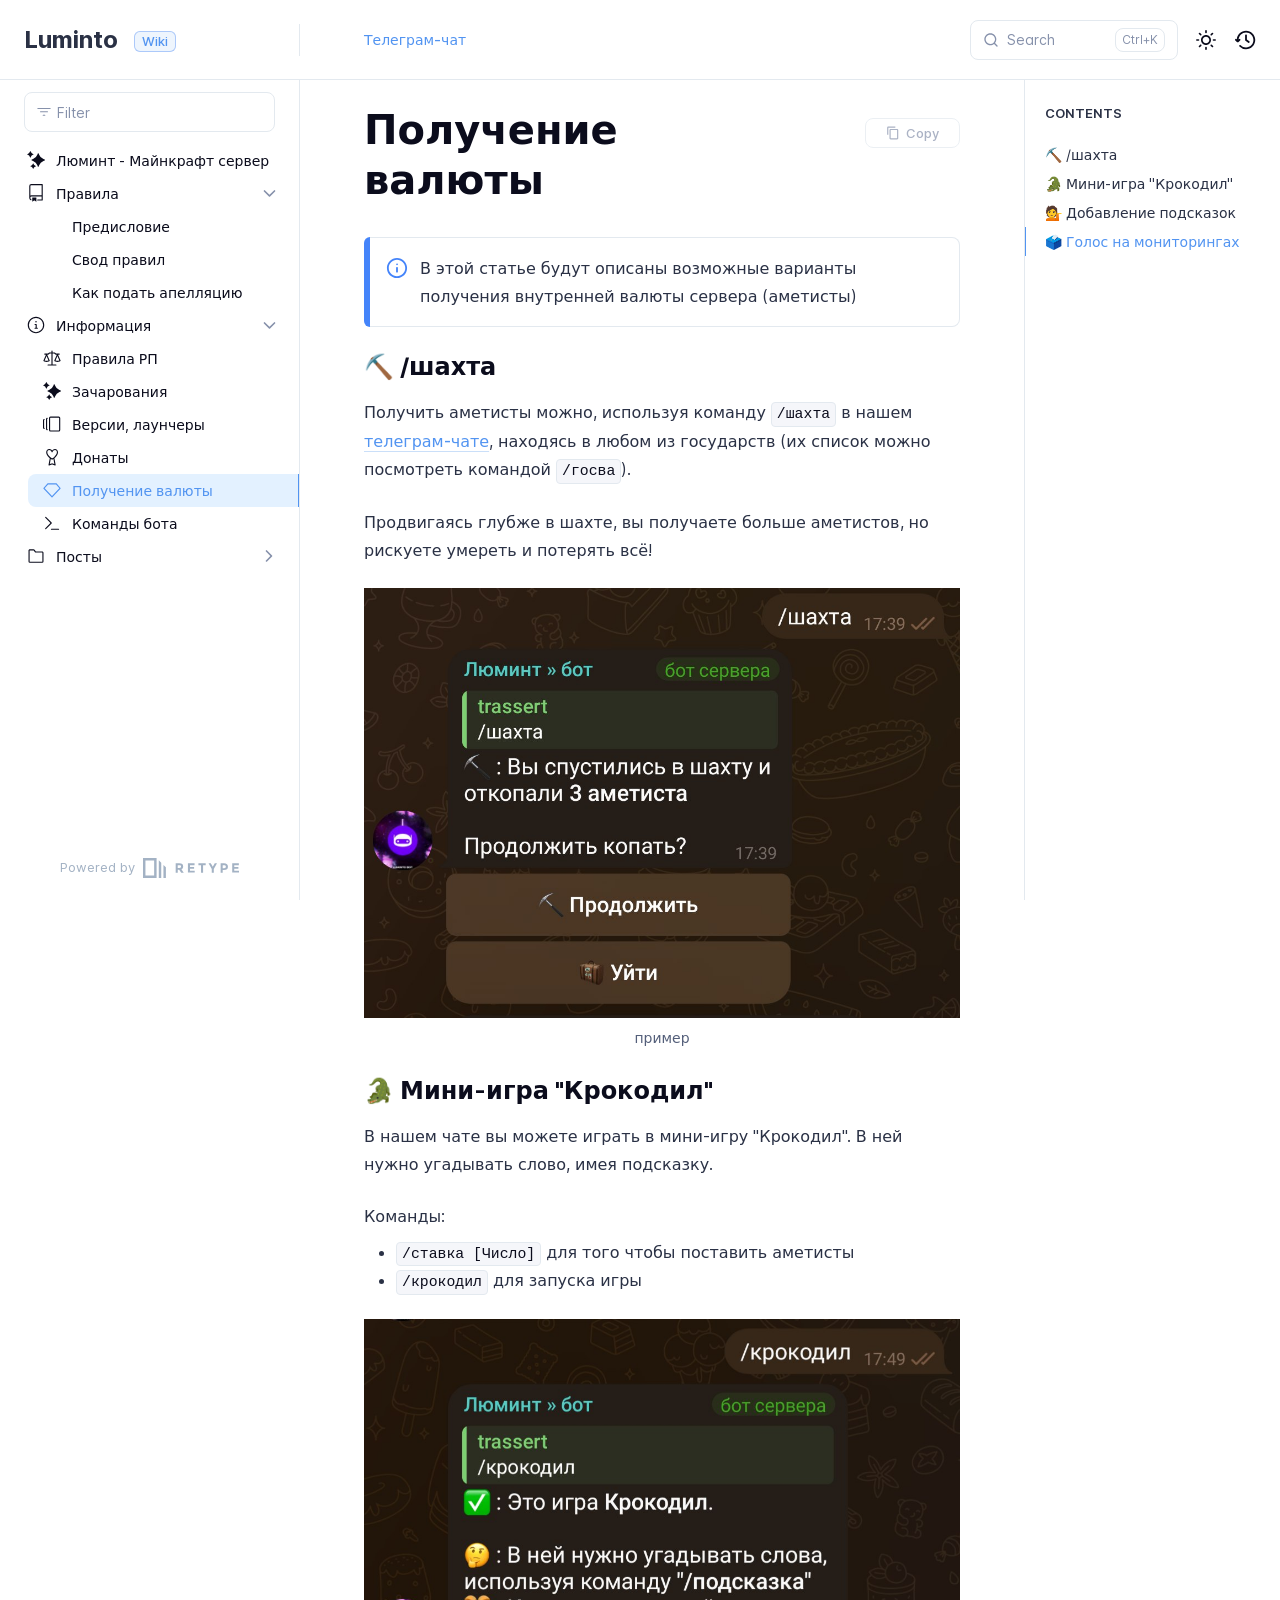
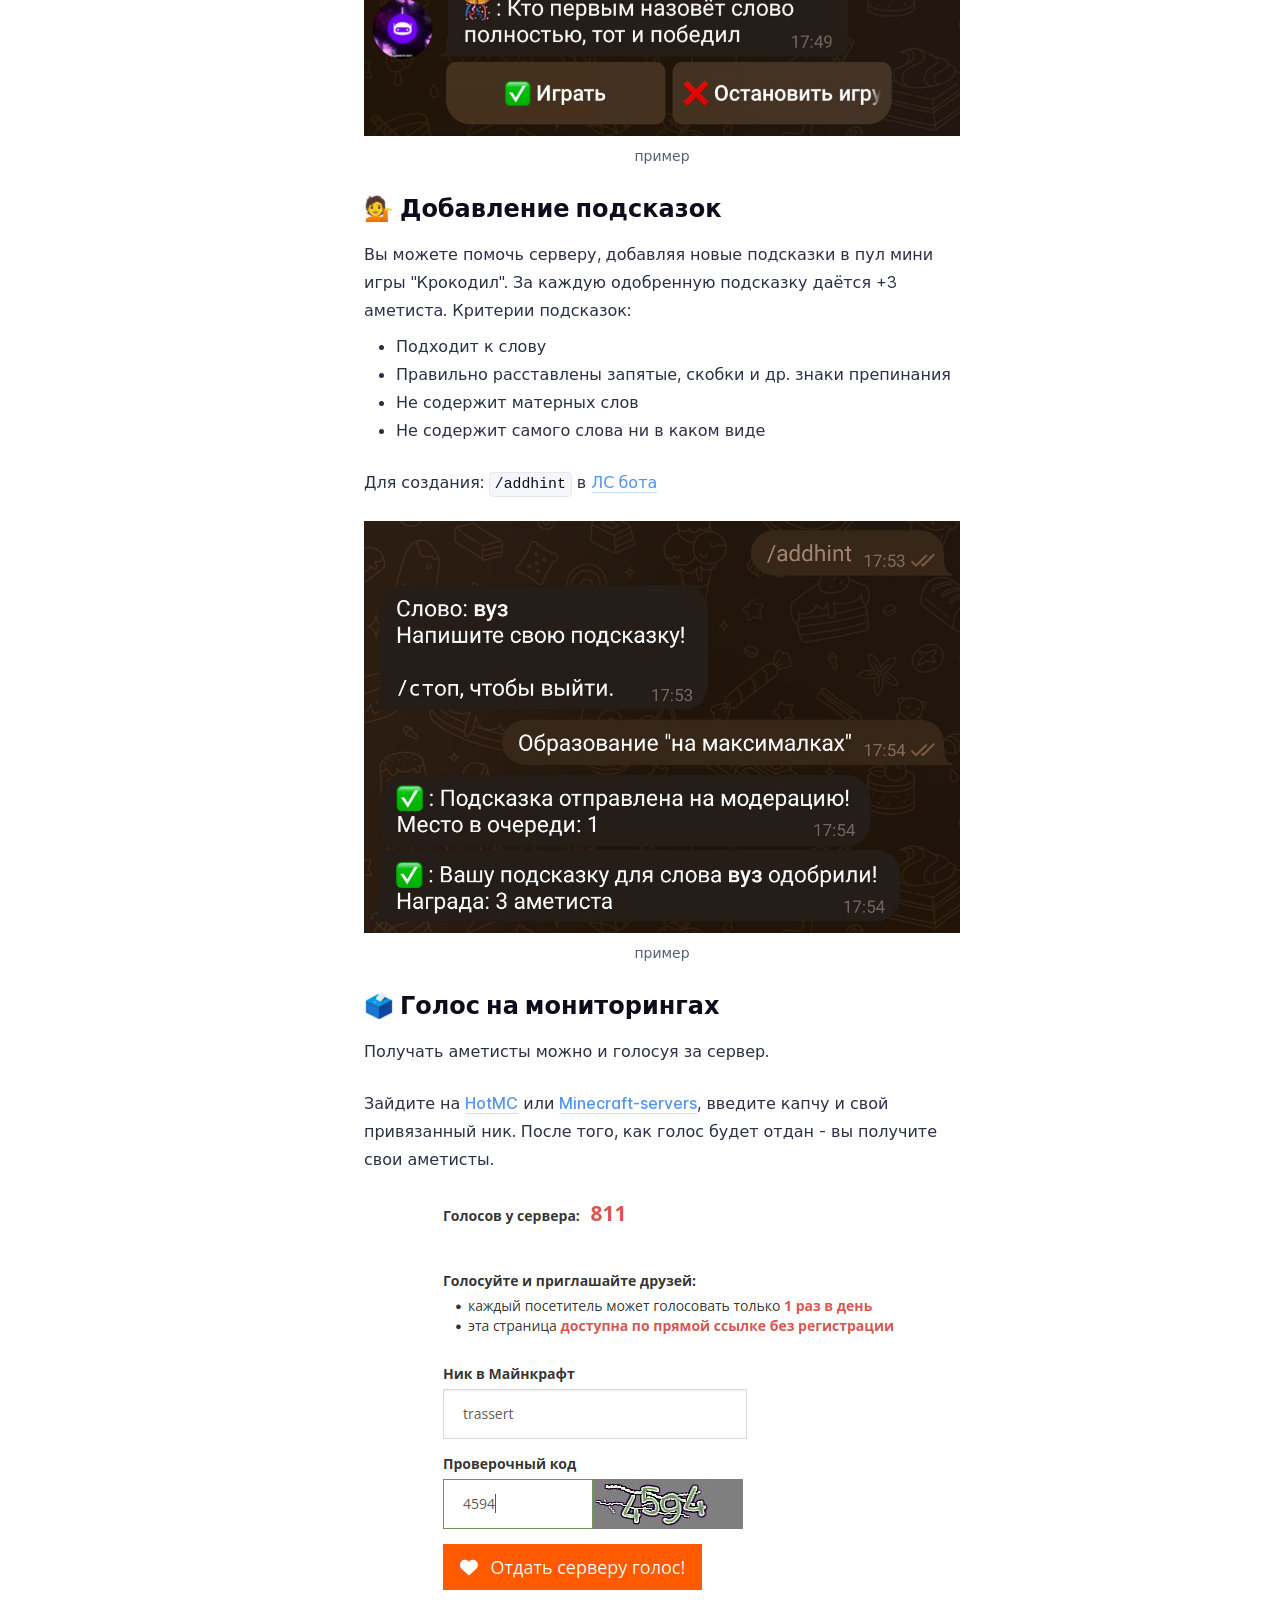
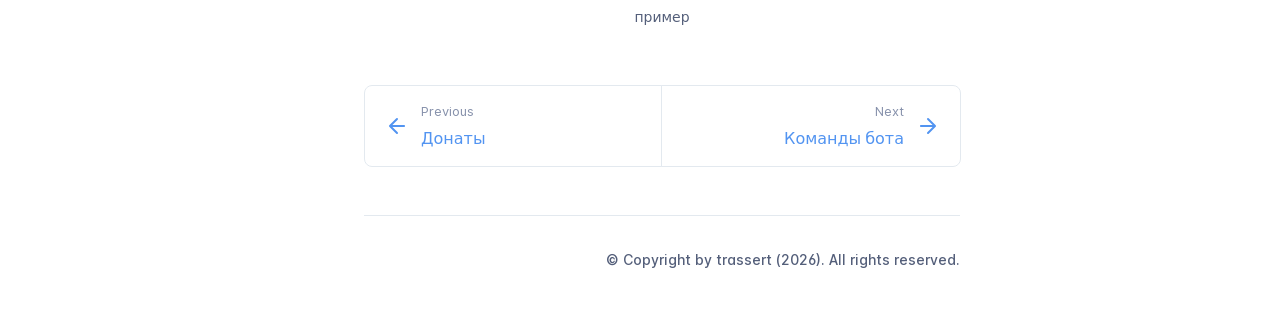
<file: info/earn/index.html>
<!DOCTYPE html>
<html lang="en" class="h-full">
<head>
    <meta charset="UTF-8">
    <meta name="viewport" content="width=device-width,initial-scale=1">
    <meta name="color-scheme" content="light dark">
    <meta name="turbo-cache-control" content="no-cache" data-turbo-track="reload" data-track-token="4.6.0.848947215410">

    <!-- See retype.com -->
    <meta name="generator" content="Retype 4.6.0">

    <!-- Primary Meta Tags -->
    <title>Получение валюты</title>
    <meta name="title" content="Получение валюты">
    <meta name="description" content="В этой статье будут описаны возможные варианты получения внутренней валюты сервера (аметисты)">

    <!-- Canonical -->
    <link rel="canonical" href="https://wiki.lumintomc.ru/info/earn/">
    <link rel="sitemap" type="application/xml" title="Sitemap" href="https://wiki.lumintomc.ru/sitemap.xml">

    <!-- Open Graph -->
    <meta property="og:type" content="website">
    <meta property="og:url" content="https://wiki.lumintomc.ru/info/earn/">
    <meta property="og:title" content="Получение валюты">
    <meta property="og:description" content="В этой статье будут описаны возможные варианты получения внутренней валюты сервера (аметисты)">
    <meta property="og:image" content="https://wiki.lumintomc.ru/info/-2147483648_-218658.jpg">
    <meta property="og:image:width" content="1200">
    <meta property="og:image:height" content="630">
    <meta property="og:image:alt" content="Получение валюты">
    <meta property="og:site_name" content="Luminto">
    <meta property="og:locale" content="en_US">

    <!-- Twitter -->
    <meta name="twitter:card" content="summary_large_image">
    <meta name="twitter:url" content="https://wiki.lumintomc.ru/info/earn/">
    <meta name="twitter:title" content="Получение валюты">
    <meta name="twitter:description" content="В этой статье будут описаны возможные варианты получения внутренней валюты сервера (аметисты)">
    <meta name="twitter:image" content="https://wiki.lumintomc.ru/info/-2147483648_-218658.jpg">
    <meta name="twitter:image:alt" content="Получение валюты">

    <!-- Alternate Markdown -->
    <link rel="alternate" type="text/markdown" href="https://wiki.lumintomc.ru/info/earn.md">

    <script data-cfasync="false">(function(){var cl=document.documentElement.classList,ls=localStorage.getItem("retype_scheme"),hd=cl.contains("dark"),hl=cl.contains("light"),wm=window.matchMedia&&window.matchMedia("(prefers-color-scheme: dark)").matches;if(ls==="dark"||(!ls&&wm&&!hd&&!hl)){cl.remove("light");cl.add("dark")}else if(ls==="light"||(!ls&&!wm&&!hd&&!hl)){cl.remove("dark");cl.add("light")}})();</script>

    <link href="../../resources/css/retype.css?v=4.6.0.848947215410" rel="stylesheet">

    <script data-cfasync="false" src="../../resources/js/config.js?v=4.6.0.848947215410" data-turbo-eval="false" defer></script>
    <script data-cfasync="false" src="../../resources/js/retype.js?v=4.6.0" data-turbo-eval="false" defer></script>
    <script id="lunr-js" data-cfasync="false" src="../../resources/js/lunr.js?v=4.6.0.848947215410" data-turbo-eval="false" defer></script>
</head>
<body>
    <div id="retype-app" class="relative text-base antialiased text-base-text bg-base-bg font-body">
    <div class="absolute bottom-0 left-0" style="top: 5rem; right: 50%"></div>

    <header id="retype-header" class="sticky top-0 z-30 flex w-full h-16 bg-header-bg border-b border-header-border md:h-20">
        <div class="container relative flex items-center justify-between pr-6 grow md:justify-start">
            <!-- Mobile menu button skeleton -->
            <button v-cloak class="skeleton retype-mobile-menu-button flex items-center justify-center shrink-0 overflow-hidden dark:text-white focus:outline-hidden rounded-full w-10 h-10 ml-3.5 md:hidden"><svg xmlns="http://www.w3.org/2000/svg" class="mb-px shrink-0" width="24" height="24" viewBox="0 0 24 24" role="presentation" style="margin-bottom: 0px;"><g fill="currentColor"><path d="M2 4h20v2H2zM2 11h20v2H2zM2 18h20v2H2z"></path></g></svg></button>
            <div v-cloak id="retype-sidebar-left-toggle-button"></div>
    
            <!-- Logo -->
            <div class="flex items-center justify-between h-full py-2 md:w-75">
                <div class="flex items-center px-2 md:px-6">
                    <a id="retype-branding-logo" href="https://wiki.lumintomc.ru/" class="flex items-center leading-snug text-2xl">
                        <span class="dark:text-white font-bold line-clamp-1 md:line-clamp-2">Luminto</span>
                    </a><span id="retype-branding-label" class="inline-flex mt-1 px-2 py-1 ml-4 text-xs font-medium leading-none items-center rounded-md bg-branding-label-bg text-branding-label-text ring-1 ring-branding-label-border ring-inset md:inline-block">Wiki</span>
                </div>
    
                <span class="hidden h-8 border-r md:inline-block border-base-border"></span>
            </div>
    
            <div class="flex justify-between md:grow">
                <!-- Top Nav -->
                <nav id="retype-header-nav" class="hidden md:flex">
                    <ul class="flex flex-col mb-4 md:pl-16 md:mb-0 md:flex-row md:items-center">
                        <li class="mr-6">
                            <a class="py-2 md:mb-0 inline-flex items-center text-sm whitespace-nowrap transition-colors duration-200 ease-linear md:text-header-text font-header-text hover:text-header-text-hover" href="https://t.me/lumintomc">Телеграм-чат</a>
                        </li>
    
                    </ul>
                </nav>
    
                <div v-cloak class="flex justify-end grow">
                    <div id="retype-mobile-search-button"></div>
                    <doc-search-desktop></doc-search-desktop>
    
                    <doc-theme-switch class="lg:ml-2"></doc-theme-switch>
                    <doc-history></doc-history>
                </div>
            </div>
        </div>
    </header>


    <div id="retype-container" class="container relative flex bg-white">
        <!-- Sidebar Skeleton -->
        <div v-cloak class="fixed flex flex-col shrink-0 duration-300 ease-in-out bg-sidebar-left-bg border-sidebar-left-border sidebar top-20 w-75 border-r h-screen md:sticky transition-transform skeleton">
        
            <div class="flex items-center h-16 px-6">
                <input id="retype-filter-input-mock" class="w-full h-10 pl-8 px-3 py-2 transition-colors duration-200 ease-linear bg-filter-bg border border-filter-border rounded-lg shadow-none md:text-sm hover:border-filter-border-hover focus:outline-hidden focus:border-filter-border-focus placeholder-filter-placeholder" type="text">
            </div>
        
            <div class="pl-6 mt-1 mb-4">
                <div class="w-32 h-3 mb-4 bg-skeleton-bg rounded-full loading"></div>
                <div class="w-48 h-3 mb-4 bg-skeleton-bg rounded-full loading"></div>
                <div class="w-40 h-3 mb-4 bg-skeleton-bg rounded-full loading"></div>
                <div class="w-32 h-3 mb-4 bg-skeleton-bg rounded-full loading"></div>
                <div class="w-48 h-3 mb-4 bg-skeleton-bg rounded-full loading"></div>
                <div class="w-40 h-3 mb-4 bg-skeleton-bg rounded-full loading"></div>
            </div>
        
            <div class="shrink-0 mt-auto bg-transparent dark:border-base-border">
                <a class="flex items-center justify-center flex-nowrap h-16 text-gray-350 dark:text-dark-400 hover:text-gray-600 dark:hover:text-dark-300 transition-colors duration-150 ease-in docs-powered-by" target="_blank" href="https://retype.com/" rel="noopener">
                    <span class="text-xs whitespace-nowrap">Powered by</span>
                    <svg xmlns="http://www.w3.org/2000/svg" class="ml-2" fill="currentColor" width="96" height="20" overflow="visible"><path d="M0 0v20h13.59V0H0zm11.15 17.54H2.44V2.46h8.71v15.08zM15.8 20h2.44V4.67L15.8 2.22zM20.45 6.89V20h2.44V9.34z"/><g><path d="M40.16 8.44c0 1.49-.59 2.45-1.75 2.88l2.34 3.32h-2.53l-2.04-2.96h-1.43v2.96h-2.06V5.36h3.5c1.43 0 2.46.24 3.07.73s.9 1.27.9 2.35zm-2.48 1.1c.26-.23.38-.59.38-1.09 0-.5-.13-.84-.4-1.03s-.73-.28-1.39-.28h-1.54v2.75h1.5c.72 0 1.2-.12 1.45-.35zM51.56 5.36V7.2h-4.59v1.91h4.13v1.76h-4.13v1.92h4.74v1.83h-6.79V5.36h6.64zM60.09 7.15v7.48h-2.06V7.15h-2.61V5.36h7.28v1.79h-2.61zM70.81 14.64h-2.06v-3.66l-3.19-5.61h2.23l1.99 3.45 1.99-3.45H74l-3.19 5.61v3.66zM83.99 6.19c.65.55.97 1.4.97 2.55s-.33 1.98-1 2.51-1.68.8-3.04.8h-1.23v2.59h-2.06V5.36h3.26c1.42 0 2.45.28 3.1.83zm-1.51 3.65c.25-.28.37-.69.37-1.22s-.16-.92-.48-1.14c-.32-.23-.82-.34-1.5-.34H79.7v3.12h1.38c.68 0 1.15-.14 1.4-.42zM95.85 5.36V7.2h-4.59v1.91h4.13v1.76h-4.13v1.92H96v1.83h-6.79V5.36h6.64z"/></g></svg>
                </a>
            </div>
        </div>
        
        <!-- Sidebar component -->
        <doc-sidebar v-cloak>
            <template #sidebar-footer>
                <div class="shrink-0 mt-auto border-t md:bg-transparent md:border-none dark:border-base-border">
        
                    <div class="py-3 px-6 md:hidden border-b dark:border-base-border">
                        <nav>
                            <ul class="flex flex-wrap justify-center items-center">
                                <li class="mr-6">
                                    <a class="block py-1 inline-flex items-center text-sm whitespace-nowrap transition-colors duration-200 ease-linear md:text-header-text font-header-text hover:text-header-text-hover" href="https://t.me/lumintomc">Телеграм-чат</a>
                                </li>
        
                            </ul>
                        </nav>
                    </div>
        
                    <a class="flex items-center justify-center flex-nowrap h-16 text-gray-350 dark:text-dark-400 hover:text-gray-600 dark:hover:text-dark-300 transition-colors duration-150 ease-in docs-powered-by" target="_blank" href="https://retype.com/" rel="noopener">
                        <span class="text-xs whitespace-nowrap">Powered by</span>
                        <svg xmlns="http://www.w3.org/2000/svg" class="ml-2" fill="currentColor" width="96" height="20" overflow="visible"><path d="M0 0v20h13.59V0H0zm11.15 17.54H2.44V2.46h8.71v15.08zM15.8 20h2.44V4.67L15.8 2.22zM20.45 6.89V20h2.44V9.34z"/><g><path d="M40.16 8.44c0 1.49-.59 2.45-1.75 2.88l2.34 3.32h-2.53l-2.04-2.96h-1.43v2.96h-2.06V5.36h3.5c1.43 0 2.46.24 3.07.73s.9 1.27.9 2.35zm-2.48 1.1c.26-.23.38-.59.38-1.09 0-.5-.13-.84-.4-1.03s-.73-.28-1.39-.28h-1.54v2.75h1.5c.72 0 1.2-.12 1.45-.35zM51.56 5.36V7.2h-4.59v1.91h4.13v1.76h-4.13v1.92h4.74v1.83h-6.79V5.36h6.64zM60.09 7.15v7.48h-2.06V7.15h-2.61V5.36h7.28v1.79h-2.61zM70.81 14.64h-2.06v-3.66l-3.19-5.61h2.23l1.99 3.45 1.99-3.45H74l-3.19 5.61v3.66zM83.99 6.19c.65.55.97 1.4.97 2.55s-.33 1.98-1 2.51-1.68.8-3.04.8h-1.23v2.59h-2.06V5.36h3.26c1.42 0 2.45.28 3.1.83zm-1.51 3.65c.25-.28.37-.69.37-1.22s-.16-.92-.48-1.14c-.32-.23-.82-.34-1.5-.34H79.7v3.12h1.38c.68 0 1.15-.14 1.4-.42zM95.85 5.36V7.2h-4.59v1.91h4.13v1.76h-4.13v1.92H96v1.83h-6.79V5.36h6.64z"/></g></svg>
                    </a>
                </div>
            </template>
        </doc-sidebar>

        <div class="grow min-w-0 bg-body-bg">
            <!-- Render "toolbar" template here on api pages --><!-- Render page content -->
<div class="flex">
    <div id="retype-main" class="min-w-0 p-4 grow md:px-16">
        <main class="relative pb-12 lg:pt-2">
            <div class="relative retype-markdown" id="retype-content">
                <!-- Rendered if sidebar right is enabled -->
                <div id="retype-sidebar-right-toggle"></div>
                <doc-page-actions></doc-page-actions>

                <!-- Page content  -->
<h1 id="получение-валюты">Получение валюты</h1>
<div class="flex mb-6">
    <div class="shrink-0 w-1.5 rounded-tl-lg rounded-bl-lg bg-callout-primary"></div>
    <div class="flex w-full py-4 border border-l-0 rounded-tr-lg rounded-br-lg doc-callout bg-callout-base-bg border-callout-base-border" role="alert">
        <div class="flex items-center ml-4 h-7">
            <svg xmlns="http://www.w3.org/2000/svg" class="block text-callout-primary" width="22" height="22" viewBox="0 0 24 24" role="presentation">
                <g fill="currentColor"><g>
                    <path d="M12 1C5.93 1 1 5.93 1 12s4.93 11 11 11 11-4.93 11-11S18.07 1 12 1zm0 20c-4.96 0-9-4.04-9-9s4.04-9 9-9 9 4.04 9 9-4.04 9-9 9z"></path>
                    <path d="M12 11c-.55 0-1 .45-1 1v4c0 .55.45 1 1 1s1-.45 1-1v-4c0-.55-.45-1-1-1zM12.01 7c-.56 0-1 .45-1 1s.45 1 1 1 1-.45 1-1-.45-1-1-1z"></path>
                    <path fill="none" d="M0 0h24v24H0z"></path>
                </g></g>
            </svg>
        </div>
        <div class="pr-5 ml-3 w-full">
<p>В этой статье будут описаны возможные варианты получения внутренней валюты сервера (аметисты)</p>
        </div>
    </div>
</div>
<h3 id="-шахта"><span class="docs-emoji">&#x26CF;&#xFE0F;</span> /шахта</h3>
<p>Получить аметисты можно, используя команду <code translate="no" v-pre>/шахта</code> в нашем <a href="https://t.me/lumintomc">телеграм-чате</a>, находясь в любом из государств (их список можно посмотреть командой <code translate="no" v-pre>/госва</code>).</p>
<p>Продвигаясь глубже в шахте, вы получаете больше аметистов, но рискуете умереть и потерять всё!</p>
<figure class="content-center">
    <img src="../-2147483648_-218658.jpg" alt="пример" class="max-w-full h-auto rounded-image-rounded border-image-border border-image-border-width" width="1080" height="780" />
    <figcaption class="caption">пример</figcaption>
</figure>
<h3 id="-мини-игра-крокодил"><span class="docs-emoji">&#x1F40A;</span> Мини-игра &quot;Крокодил&quot;</h3>
<p>В нашем чате вы можете играть в мини-игру &quot;Крокодил&quot;. В ней нужно угадывать слово, имея подсказку.</p>
<p>Команды:</p>
<ul>
<li><code translate="no" v-pre>/ставка [Число]</code> для того чтобы поставить аметисты</li>
<li><code translate="no" v-pre>/крокодил</code> для запуска игры</li>
</ul>
<figure class="content-center">
    <img src="../-2147483648_-218660.jpg" alt="пример" class="max-w-full h-auto rounded-image-rounded border-image-border border-image-border-width" width="1080" height="756" />
    <figcaption class="caption">пример</figcaption>
</figure>
<h3 id="-добавление-подсказок"><span class="docs-emoji">&#x1F481;</span> Добавление подсказок</h3>
<p>Вы можете помочь серверу, добавляя новые подсказки в пул мини игры &quot;Крокодил&quot;. За каждую одобренную подсказку даётся +3 аметиста.
Критерии подсказок:</p>
<ul>
<li>Подходит к слову</li>
<li>Правильно расставлены запятые, скобки и др. знаки препинания</li>
<li>Не содержит матерных слов</li>
<li>Не содержит самого слова ни в каком виде</li>
</ul>
<p>Для создания: <code translate="no" v-pre>/addhint</code> в <a href="https://t.me/luminto_chatbot">ЛС бота</a></p>
<figure class="content-center">
    <img src="../-2147483648_-218662.jpg" alt="пример" class="max-w-full h-auto rounded-image-rounded border-image-border border-image-border-width" width="1080" height="748" />
    <figcaption class="caption">пример</figcaption>
</figure>
<h3 id="-голос-на-мониторингах">🗳 Голос на мониторингах</h3>
<p>Получать аметисты можно и голосуя за сервер.</p>
<p>Зайдите на <a href="https://hotmc.ru/vote-274472">HotMC</a> или <a href="https://minecraft-servers.ru/server/lumintomc">Minecraft-servers</a>, введите капчу и свой привязанный ник. После того, как голос будет отдан - вы получите свои аметисты.</p>
<figure class="content-center">
    <img src="../image.png" alt="пример" class="max-w-full h-auto rounded-image-rounded border-image-border border-image-border-width" width="475" height="400" />
    <figcaption class="caption">пример</figcaption>
</figure>

                
                <!-- Required only on API pages -->
                <doc-toolbar-member-filter-no-results></doc-toolbar-member-filter-no-results>
            </div>
            <footer id="retype-content-footer" class="clear-both">
            
                <nav id="retype-nextprev" class="print:hidden flex mt-14">
                    <div class="w-1/2">
                        <a class="px-5 py-4 h-full flex items-center break-normal font-medium text-body-link border border-base-border hover:border-base-border-hover rounded-l-lg transition-colors duration-150 relative hover:z-5" href="../../info/donates/">
                            <svg xmlns="http://www.w3.org/2000/svg" class="mr-3" width="24" height="24" viewBox="0 0 24 24" fill="currentColor" overflow="visible"><path d="M19 11H7.41l5.29-5.29a.996.996 0 10-1.41-1.41l-7 7a1 1 0 000 1.42l7 7a1.024 1.024 0 001.42-.01.996.996 0 000-1.41L7.41 13H19c.55 0 1-.45 1-1s-.45-1-1-1z" /><path fill="none" d="M0 0h24v24H0z" /></svg>
                            <span>
                                <span class="block text-xs font-normal text-base-text-muted">Previous</span>
                                <span class="block mt-1">Донаты</span>
                            </span>
                        </a>
                    </div>
            
                    <div class="w-1/2">
                        <a class="px-5 py-4 -mx-px h-full flex items-center justify-end break-normal font-medium text-body-link border border-base-border hover:border-base-border-hover rounded-r-lg transition-colors duration-150 relative hover:z-5" href="../../info/bot_commands/">
                            <span>
                                <span class="block text-xs font-normal text-right text-base-text-muted">Next</span>
                                <span class="block mt-1">Команды бота</span>
                            </span>
                            <svg xmlns="http://www.w3.org/2000/svg" class="ml-3" width="24" height="24" viewBox="0 0 24 24" fill="currentColor" overflow="visible"><path d="M19.92 12.38a1 1 0 00-.22-1.09l-7-7a.996.996 0 10-1.41 1.41l5.3 5.3H5c-.55 0-1 .45-1 1s.45 1 1 1h11.59l-5.29 5.29a.996.996 0 000 1.41c.19.2.44.3.7.3s.51-.1.71-.29l7-7c.09-.09.16-.21.21-.33z" /><path fill="none" d="M0 0h24v24H0z" /></svg>
                        </a>
                    </div>
                </nav>
            </footer>
        </main>

        <div id="retype-page-footer" class="print:border-none border-t border-base-border pt-6 mb-8">
            <footer class="flex flex-wrap items-center justify-between print:justify-center">
                <div id="retype-footer-links" class="print:hidden">
                    <ul class="flex flex-wrap items-center text-sm">
                    </ul>
                </div>
                <div id="retype-copyright" class="print:justify-center py-2 text-footer-text font-footer-link text-sm leading-relaxed"><p>© Copyright by trassert (2026). All rights reserved.</p></div>
            </footer>
        </div>
    </div>

    <!-- Rendered if sidebar right is enabled -->
    <!-- Sidebar right skeleton-->
    <div v-cloak class="fixed top-0 bottom-0 right-0 translate-x-full bg-sidebar-right-bg border-sidebar-right-border lg:sticky lg:border-l lg:shrink-0 lg:pt-6 lg:translate-x-0 sm:w-1/2 lg:w-64 lg:z-0 md:w-104 sidebar-right skeleton">
        <div class="pl-5">
            <div class="w-32 h-3 mb-4 bg-skeleton-bg rounded-full loading"></div>
            <div class="w-48 h-3 mb-4 bg-skeleton-bg rounded-full loading"></div>
            <div class="w-40 h-3 mb-4 bg-skeleton-bg rounded-full loading"></div>
        </div>
    </div>

    <!-- User should be able to hide sidebar right -->
    <doc-sidebar-right v-cloak></doc-sidebar-right>
</div>

        </div>
    </div>

    <doc-search-mobile></doc-search-mobile>
    <doc-back-to-top></doc-back-to-top>
</div>


    <div id="retype-overlay-target"></div>

        <script data-cfasync="false">window.__DOCS__ = { "title": "Получение валюты", level: 2, icon: "file", hasPrism: false, hasInstagram: false, hasMermaid: false, hasMath: false, tocDepth: 23, "md": "/info/earn.md" }</script>
</body>
</html>
</file>
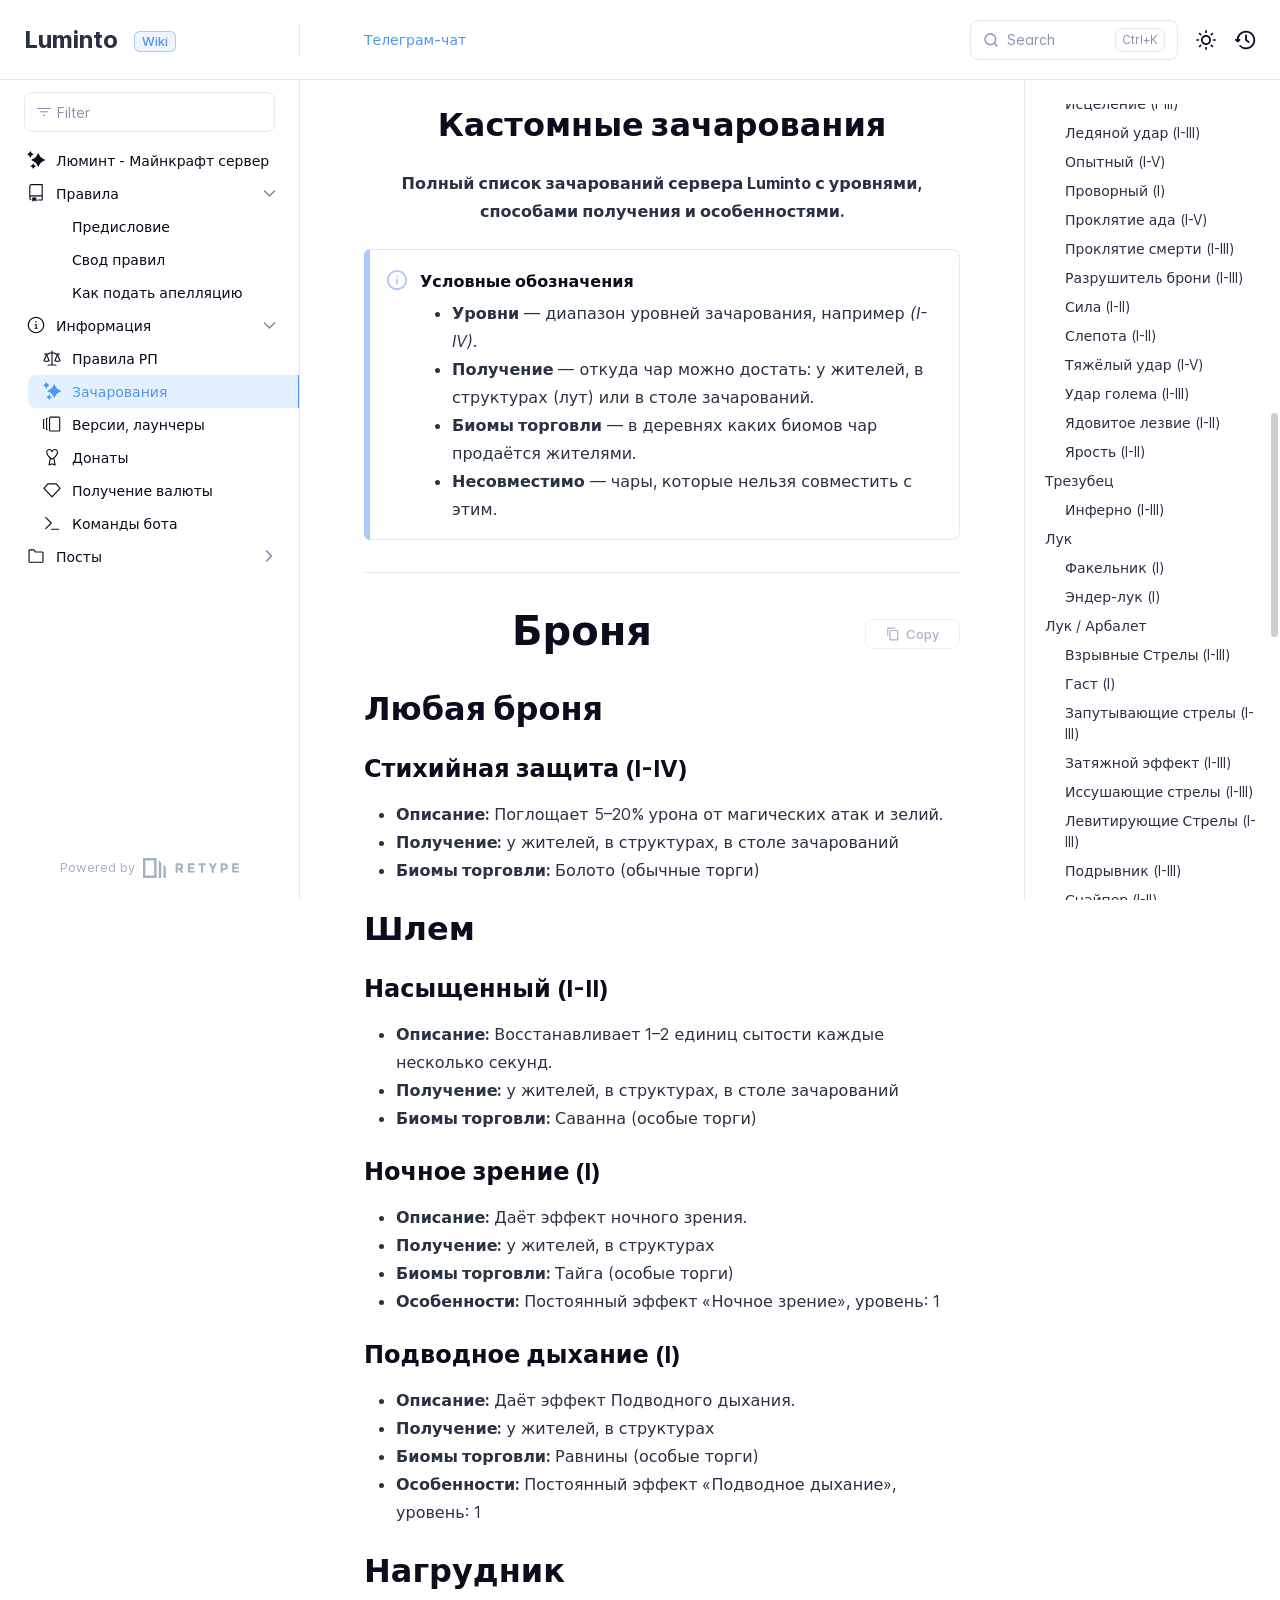
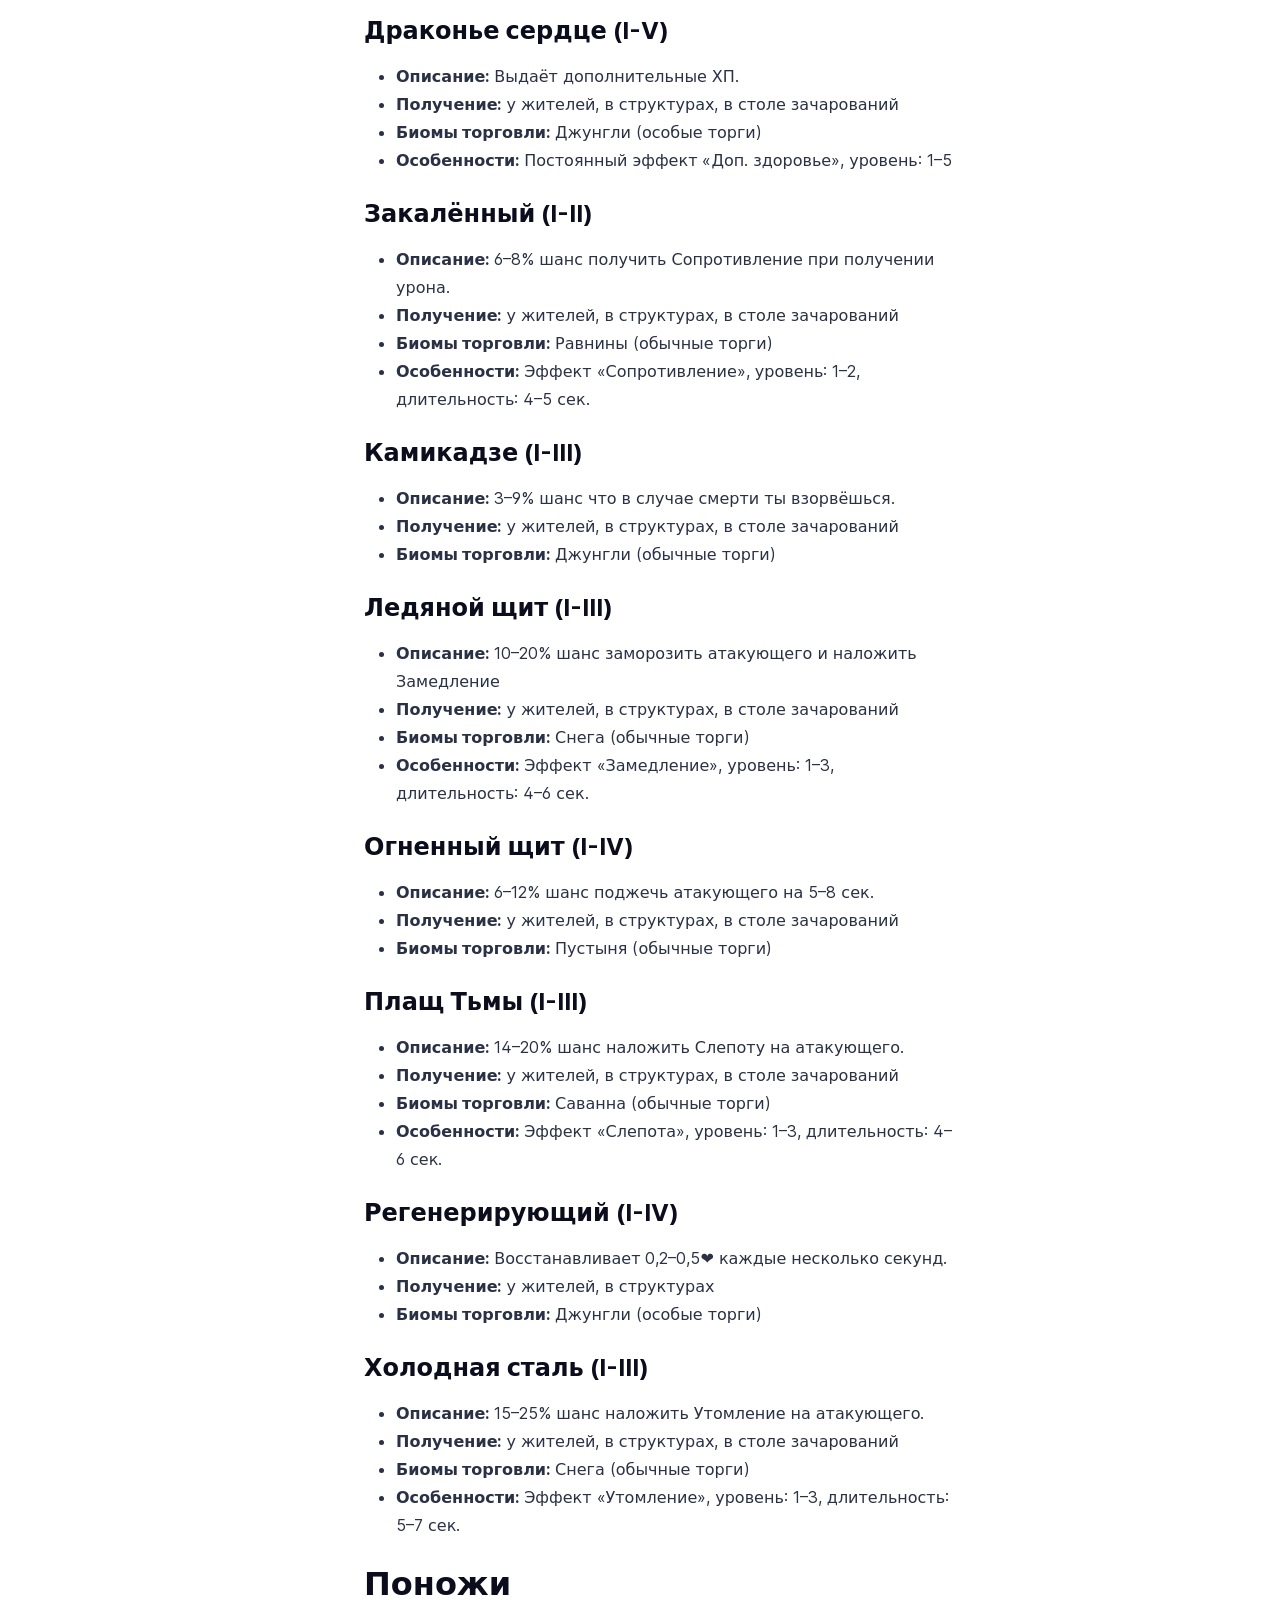
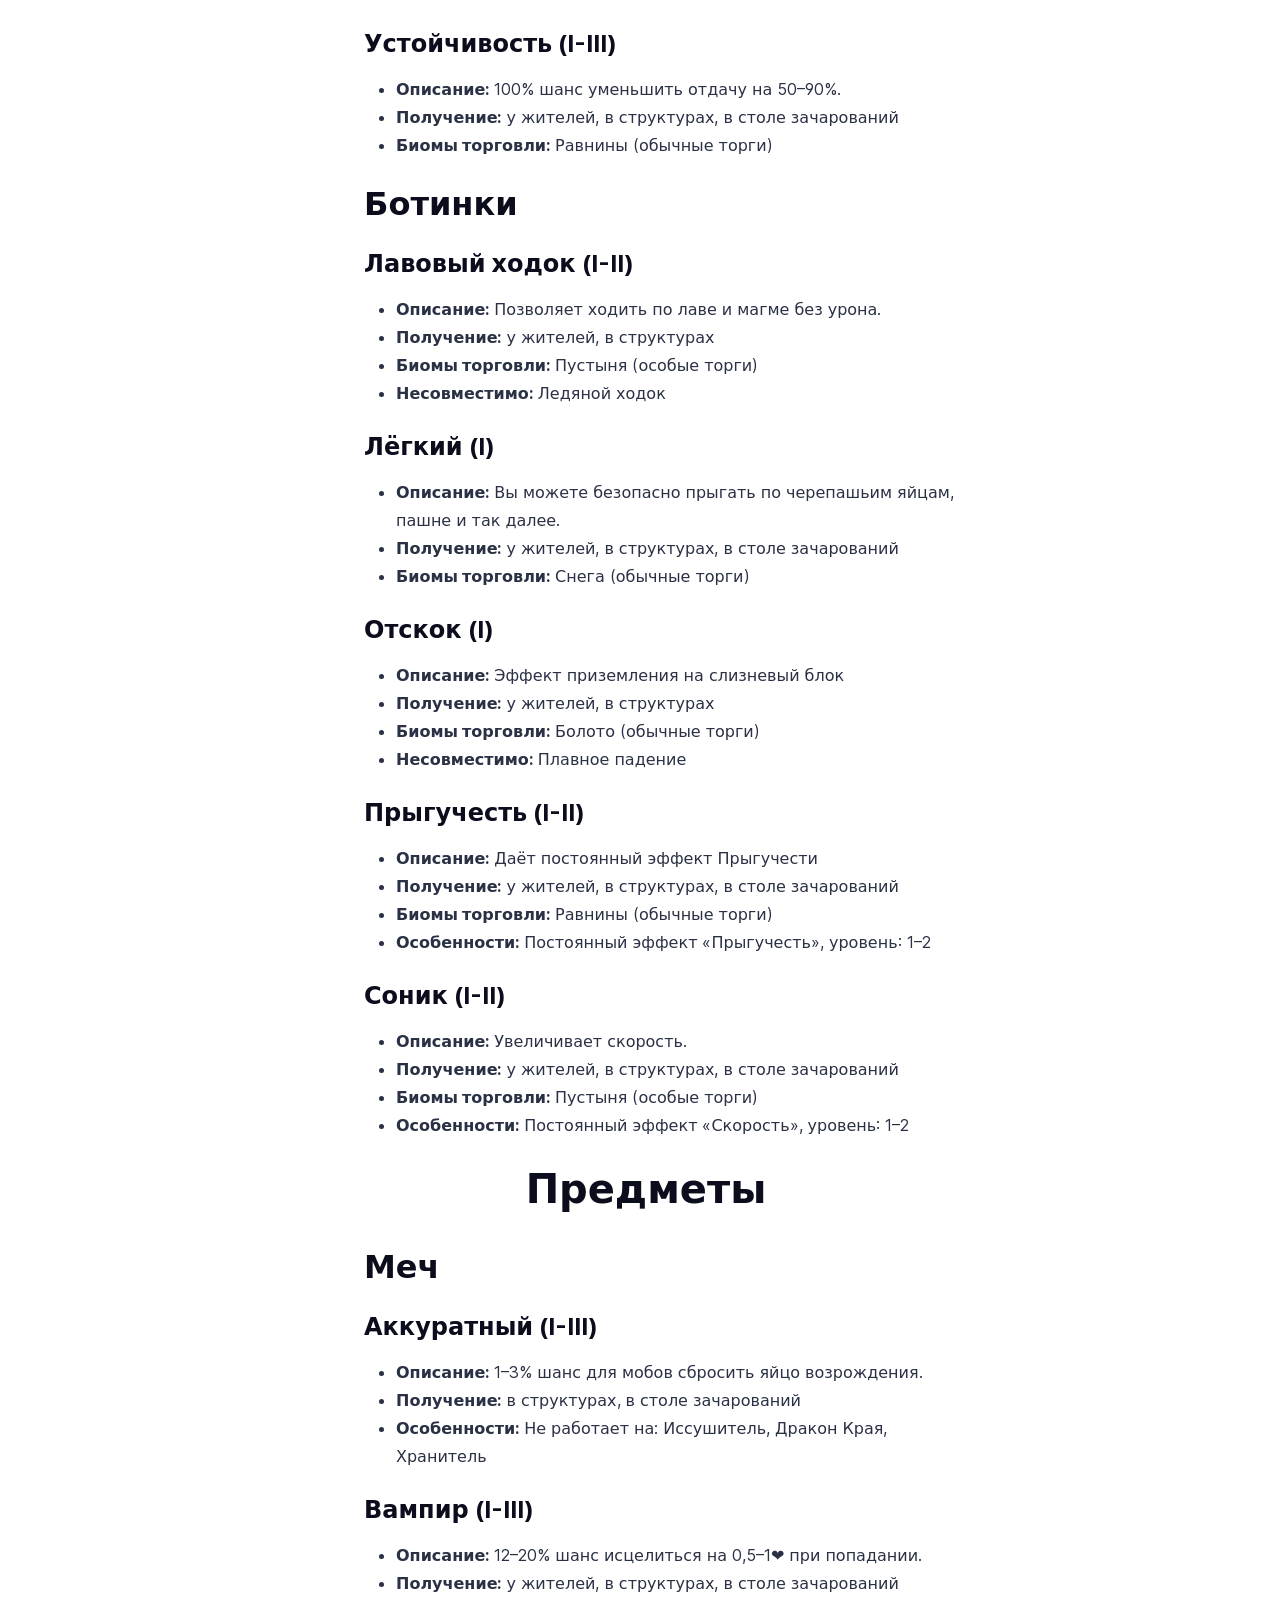
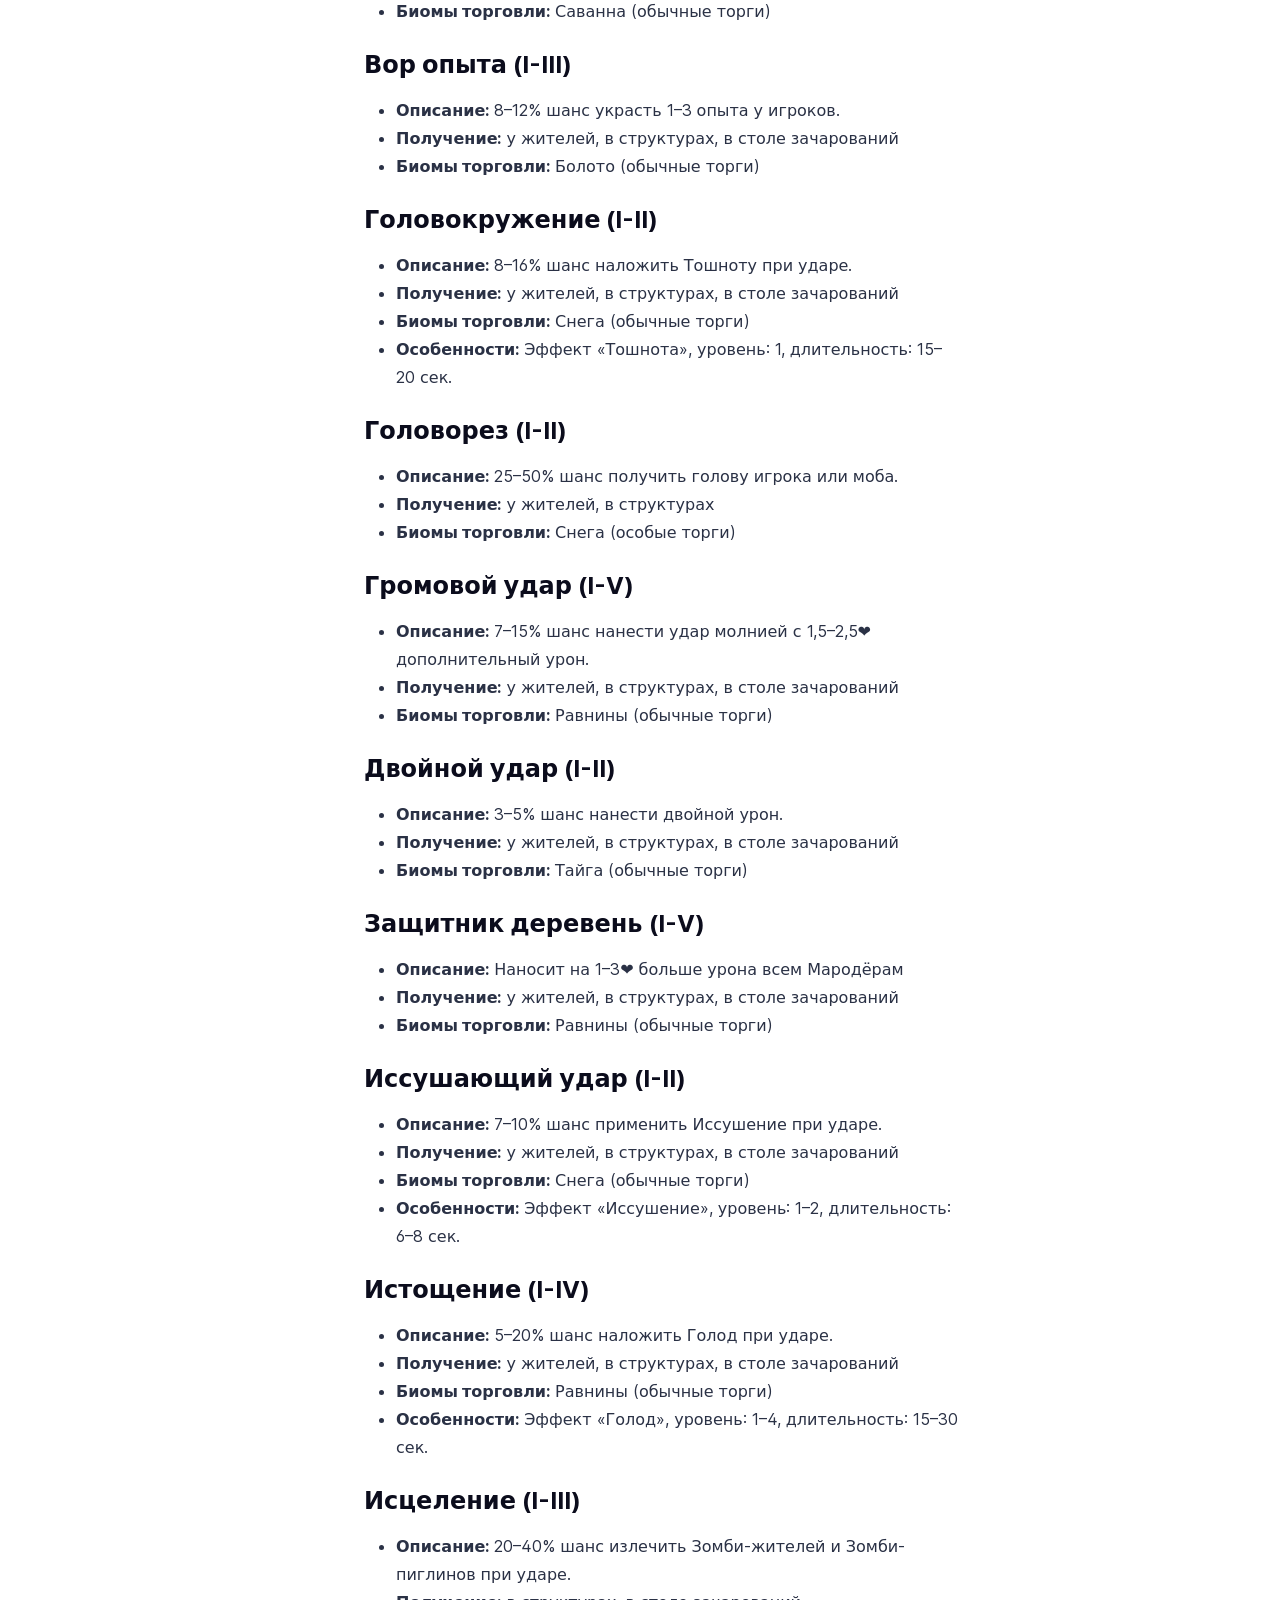
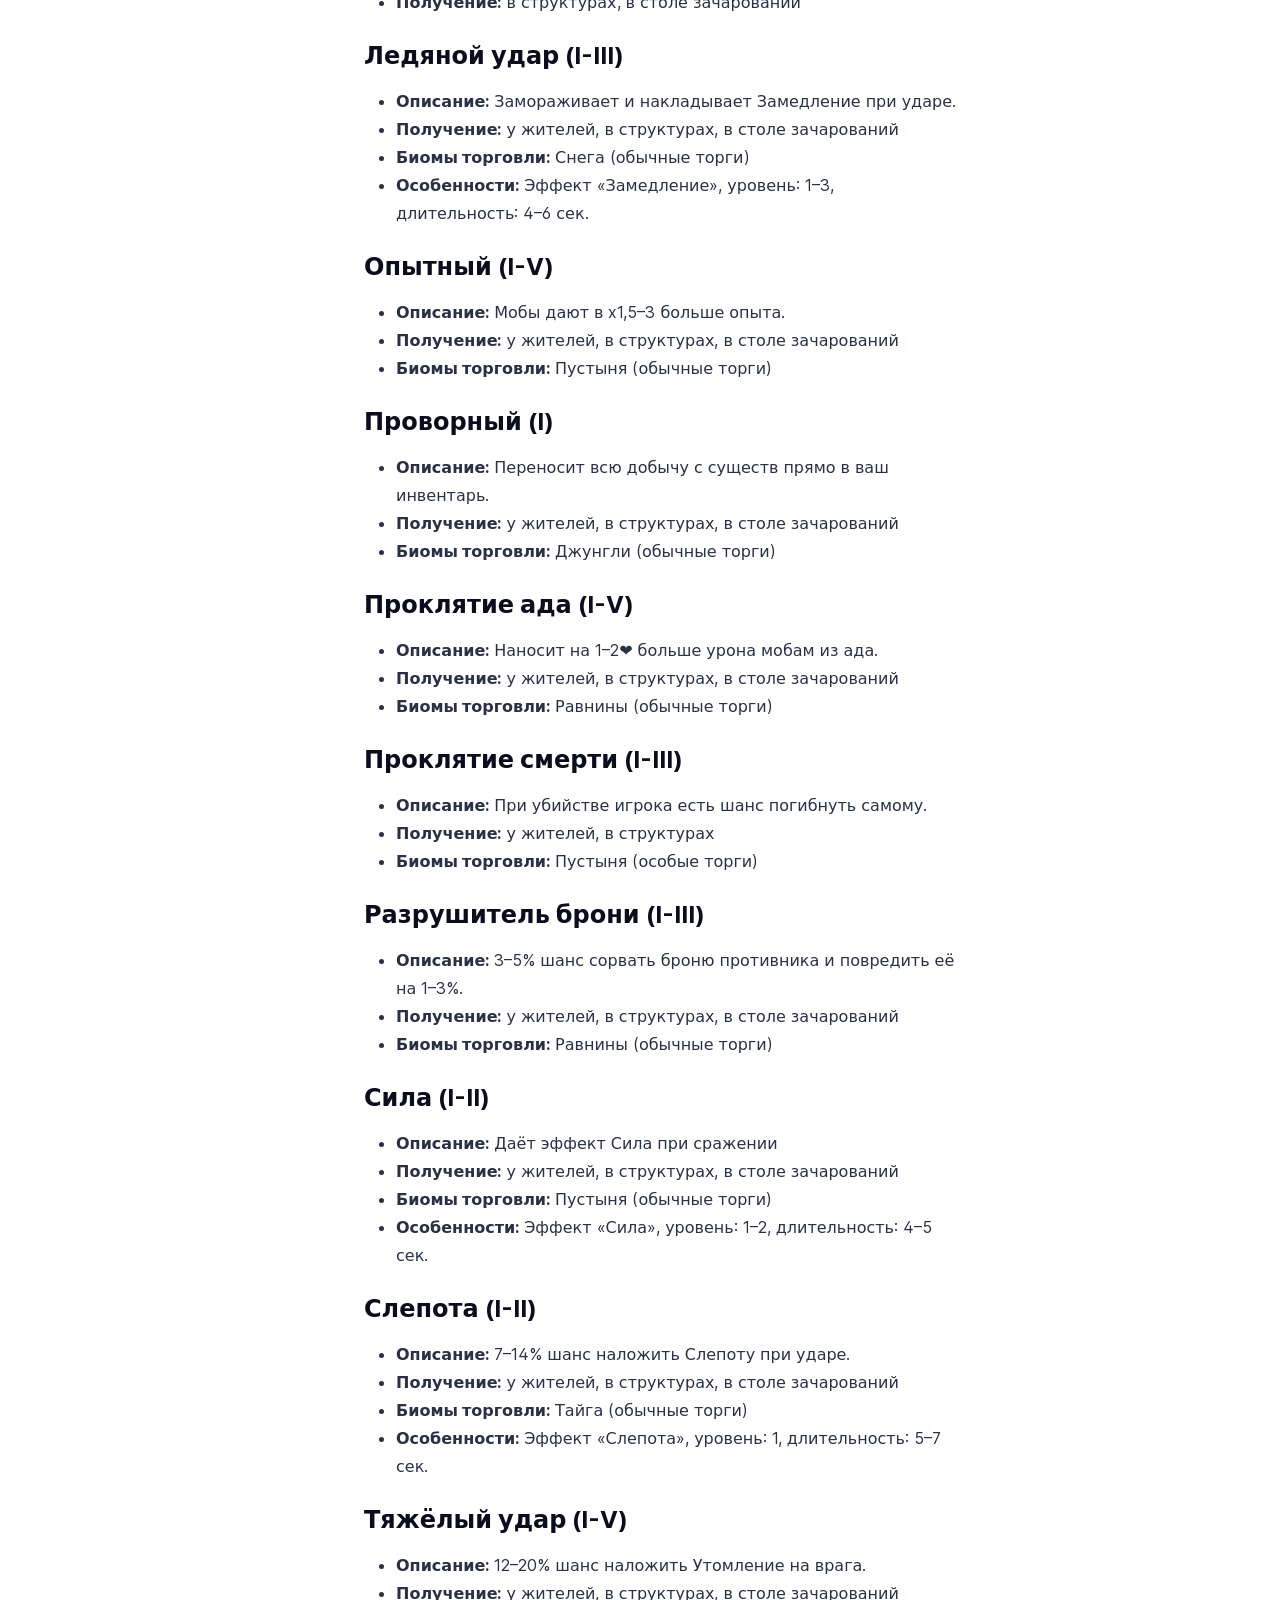
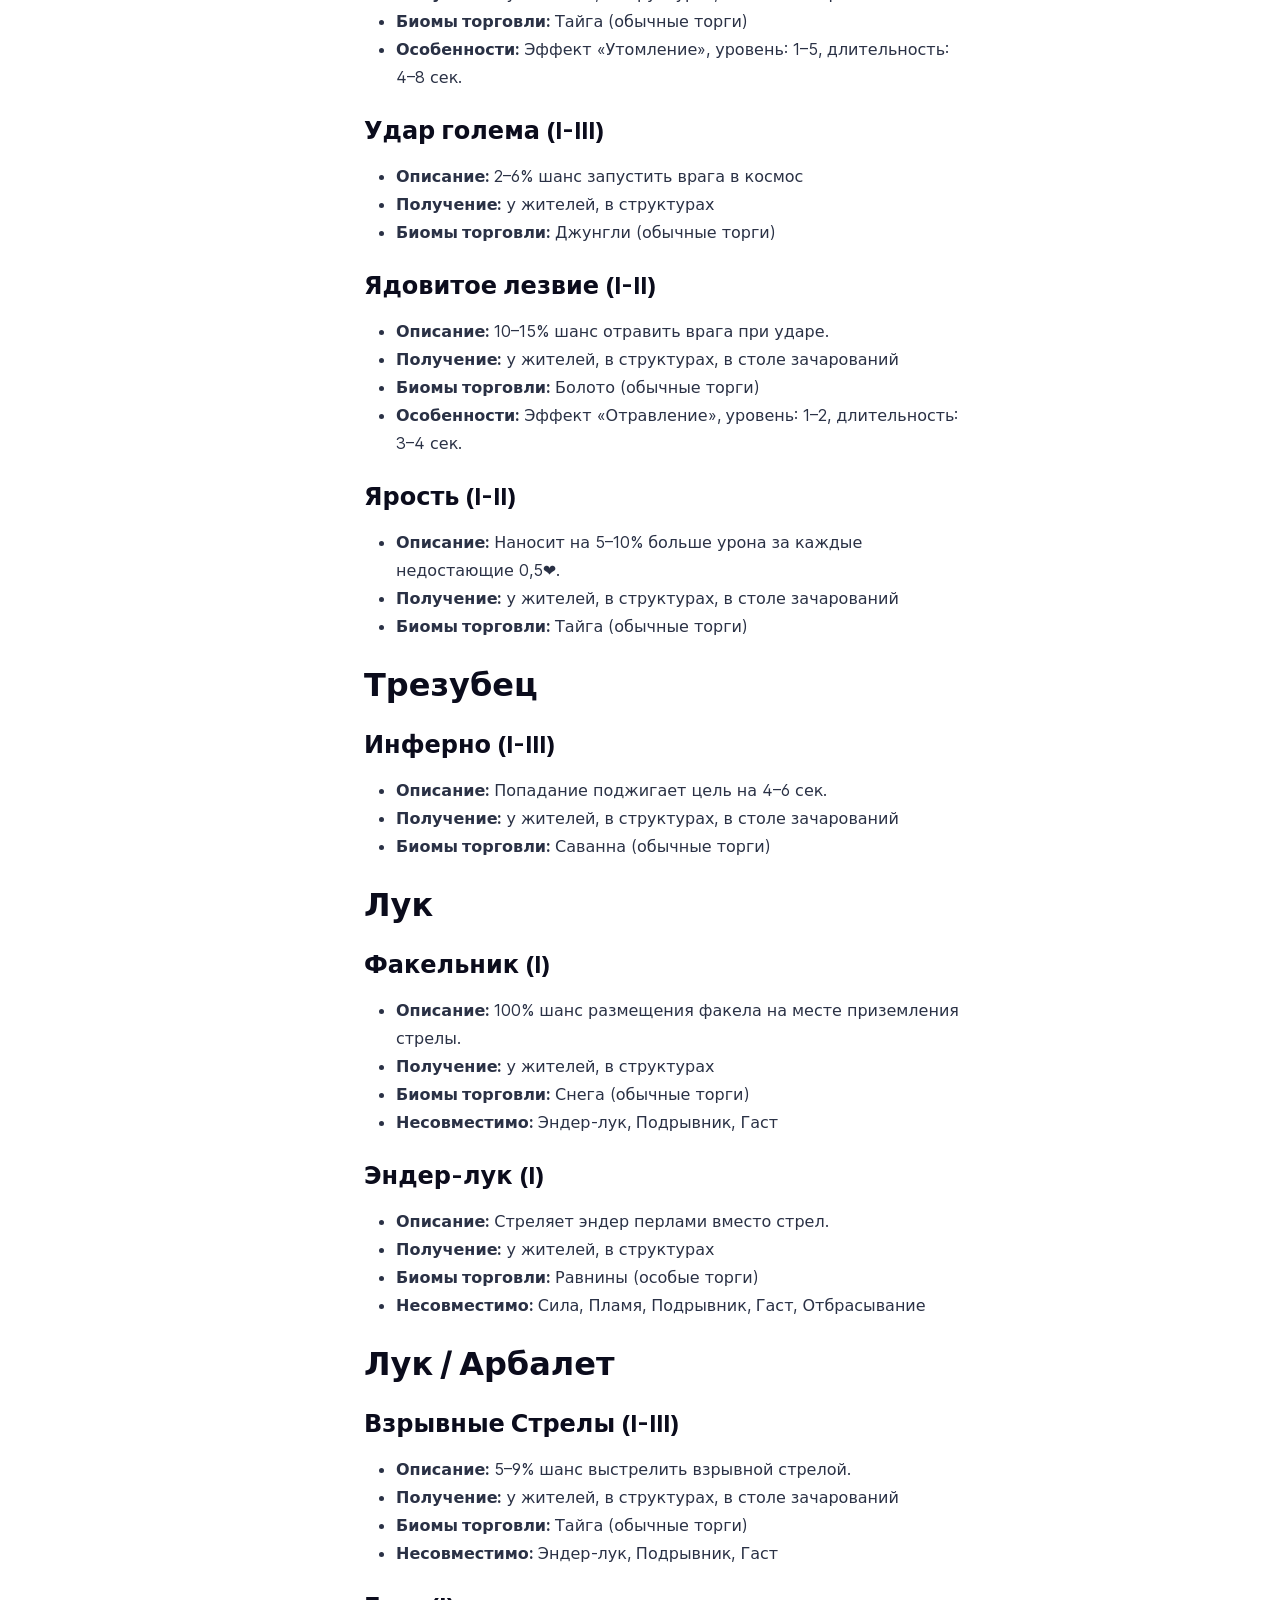
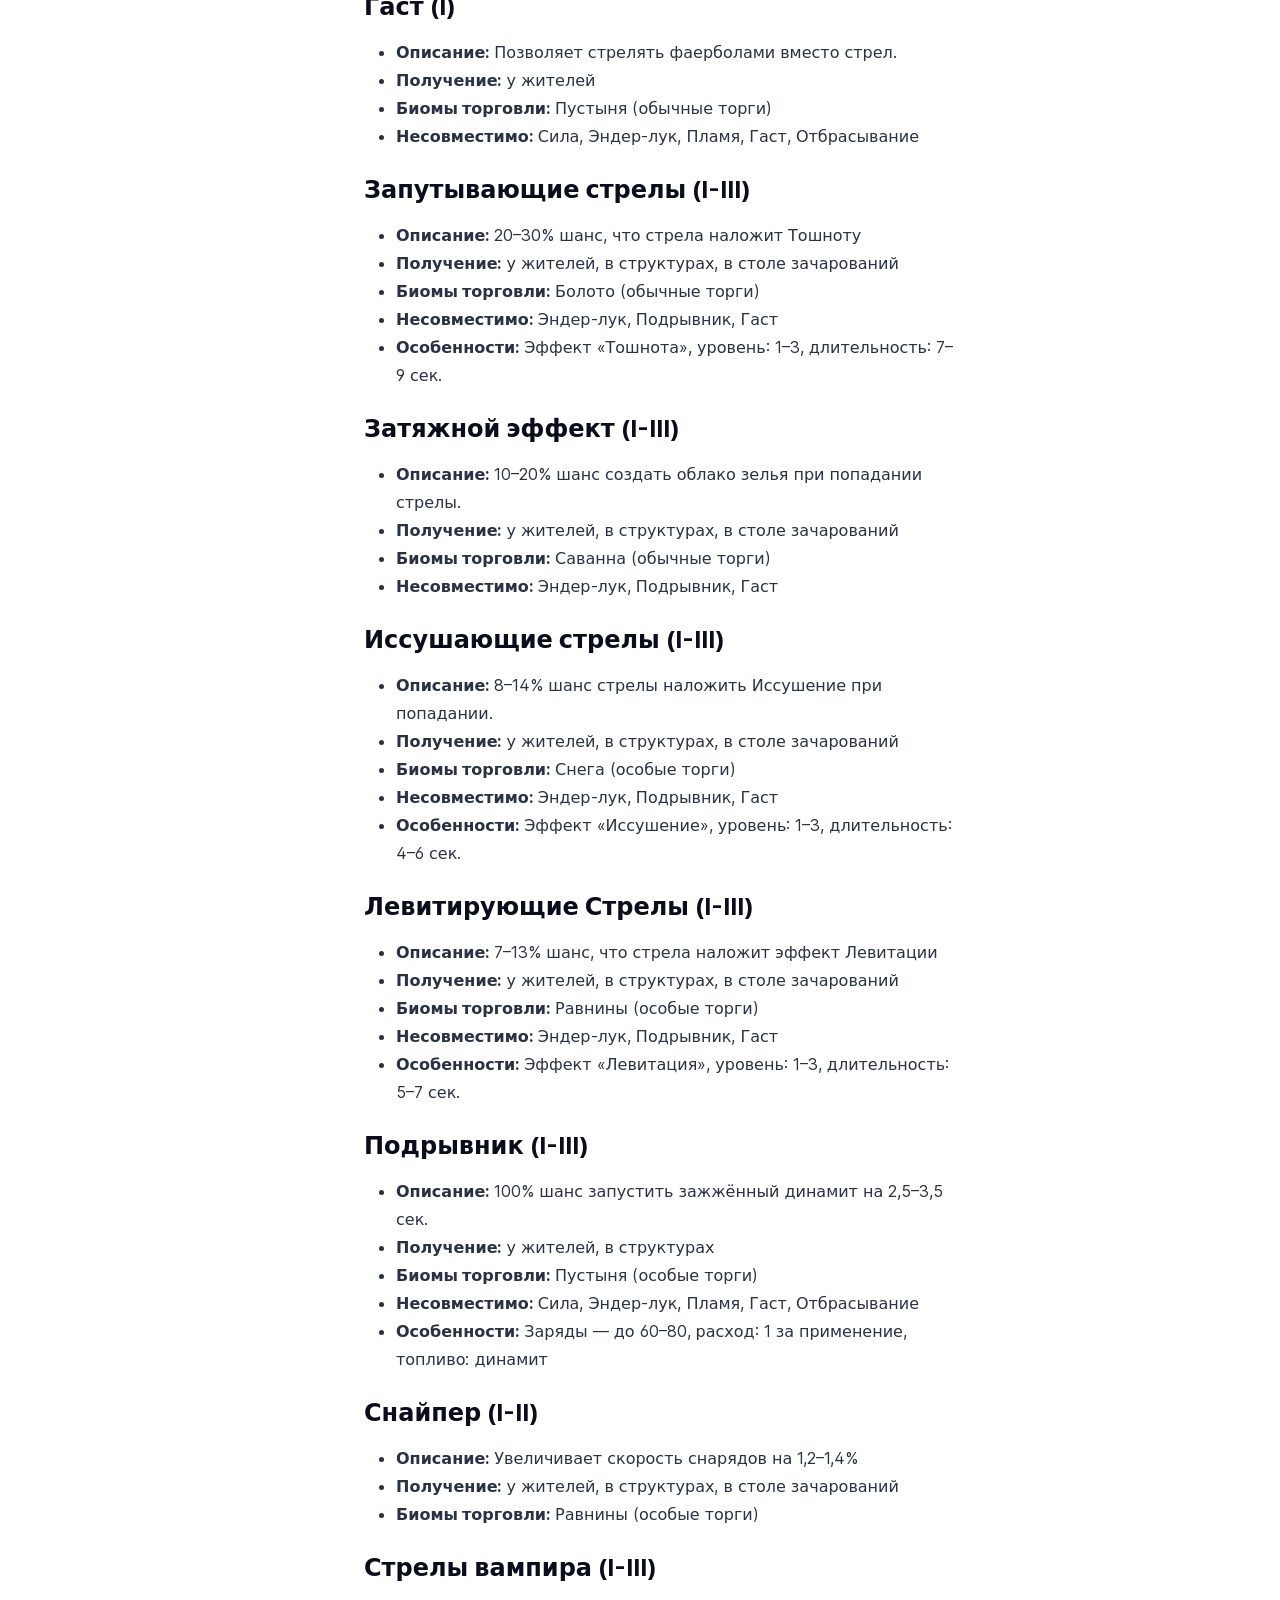
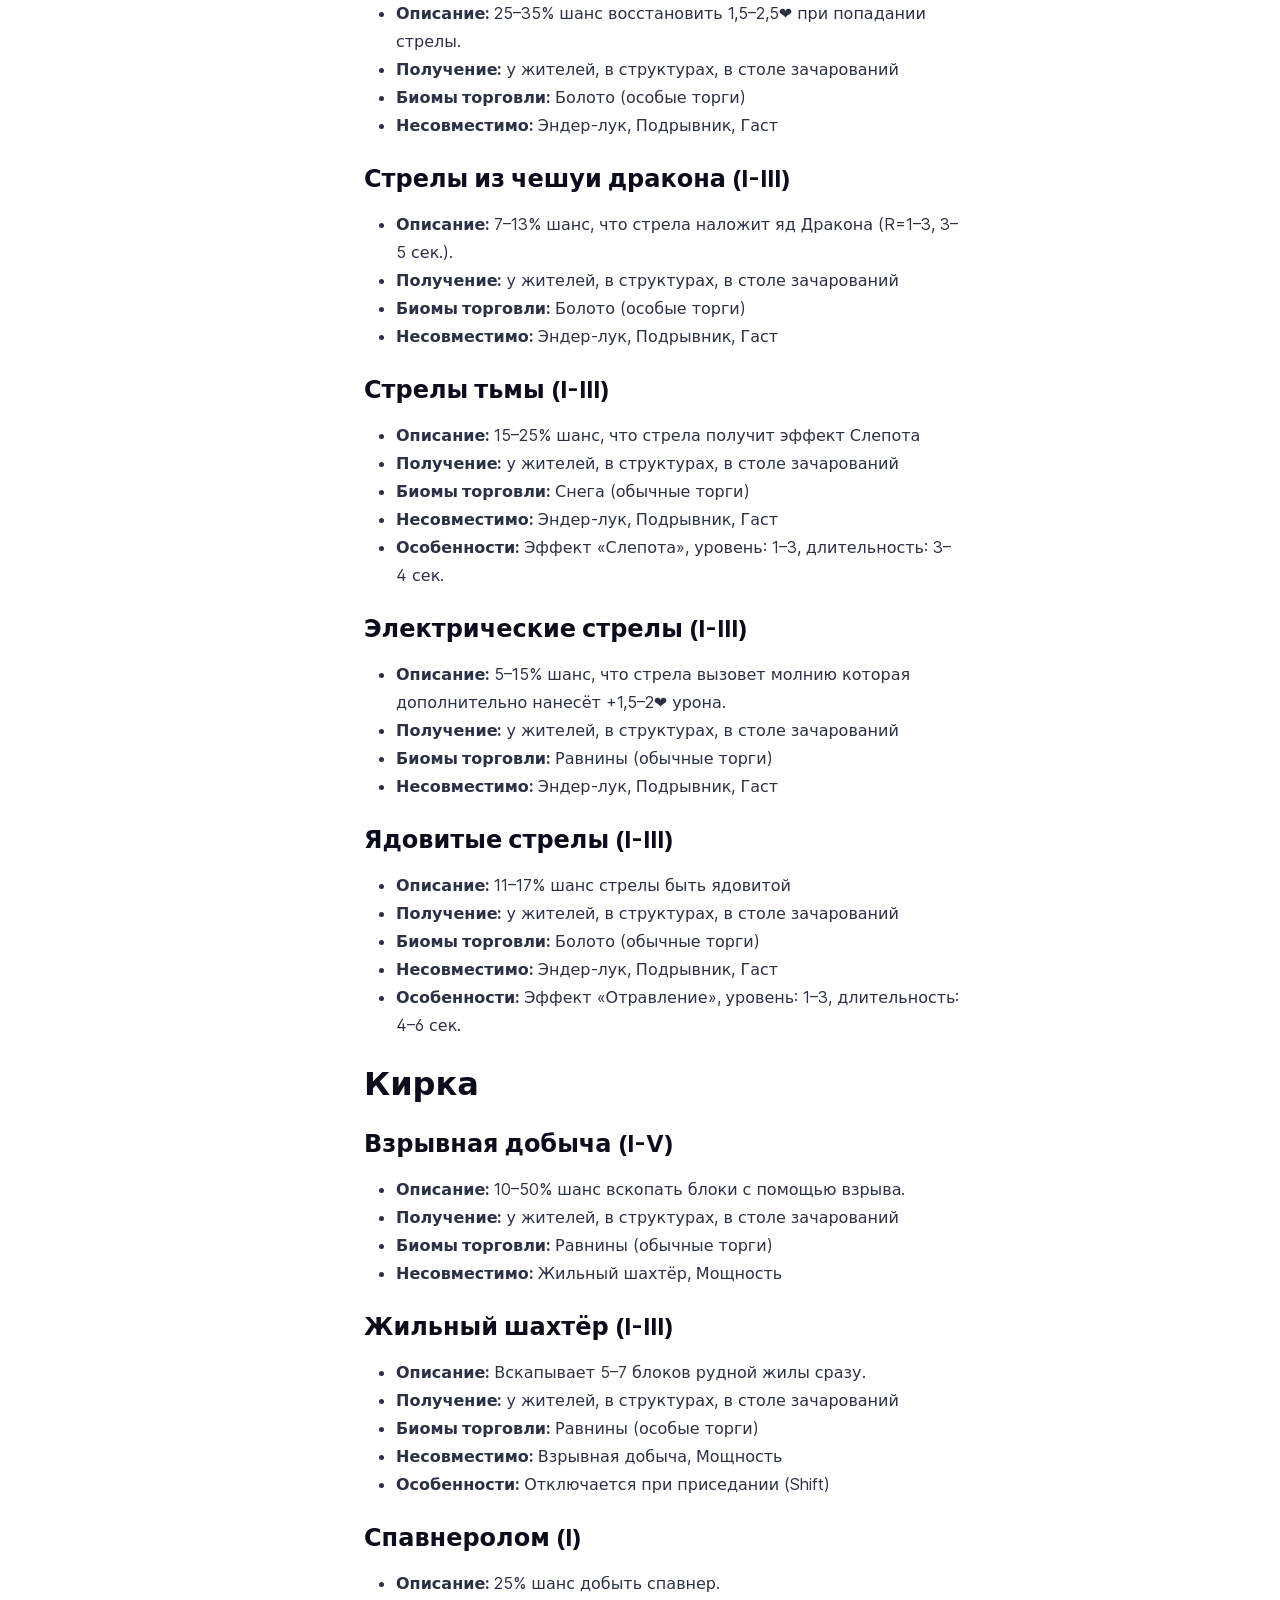
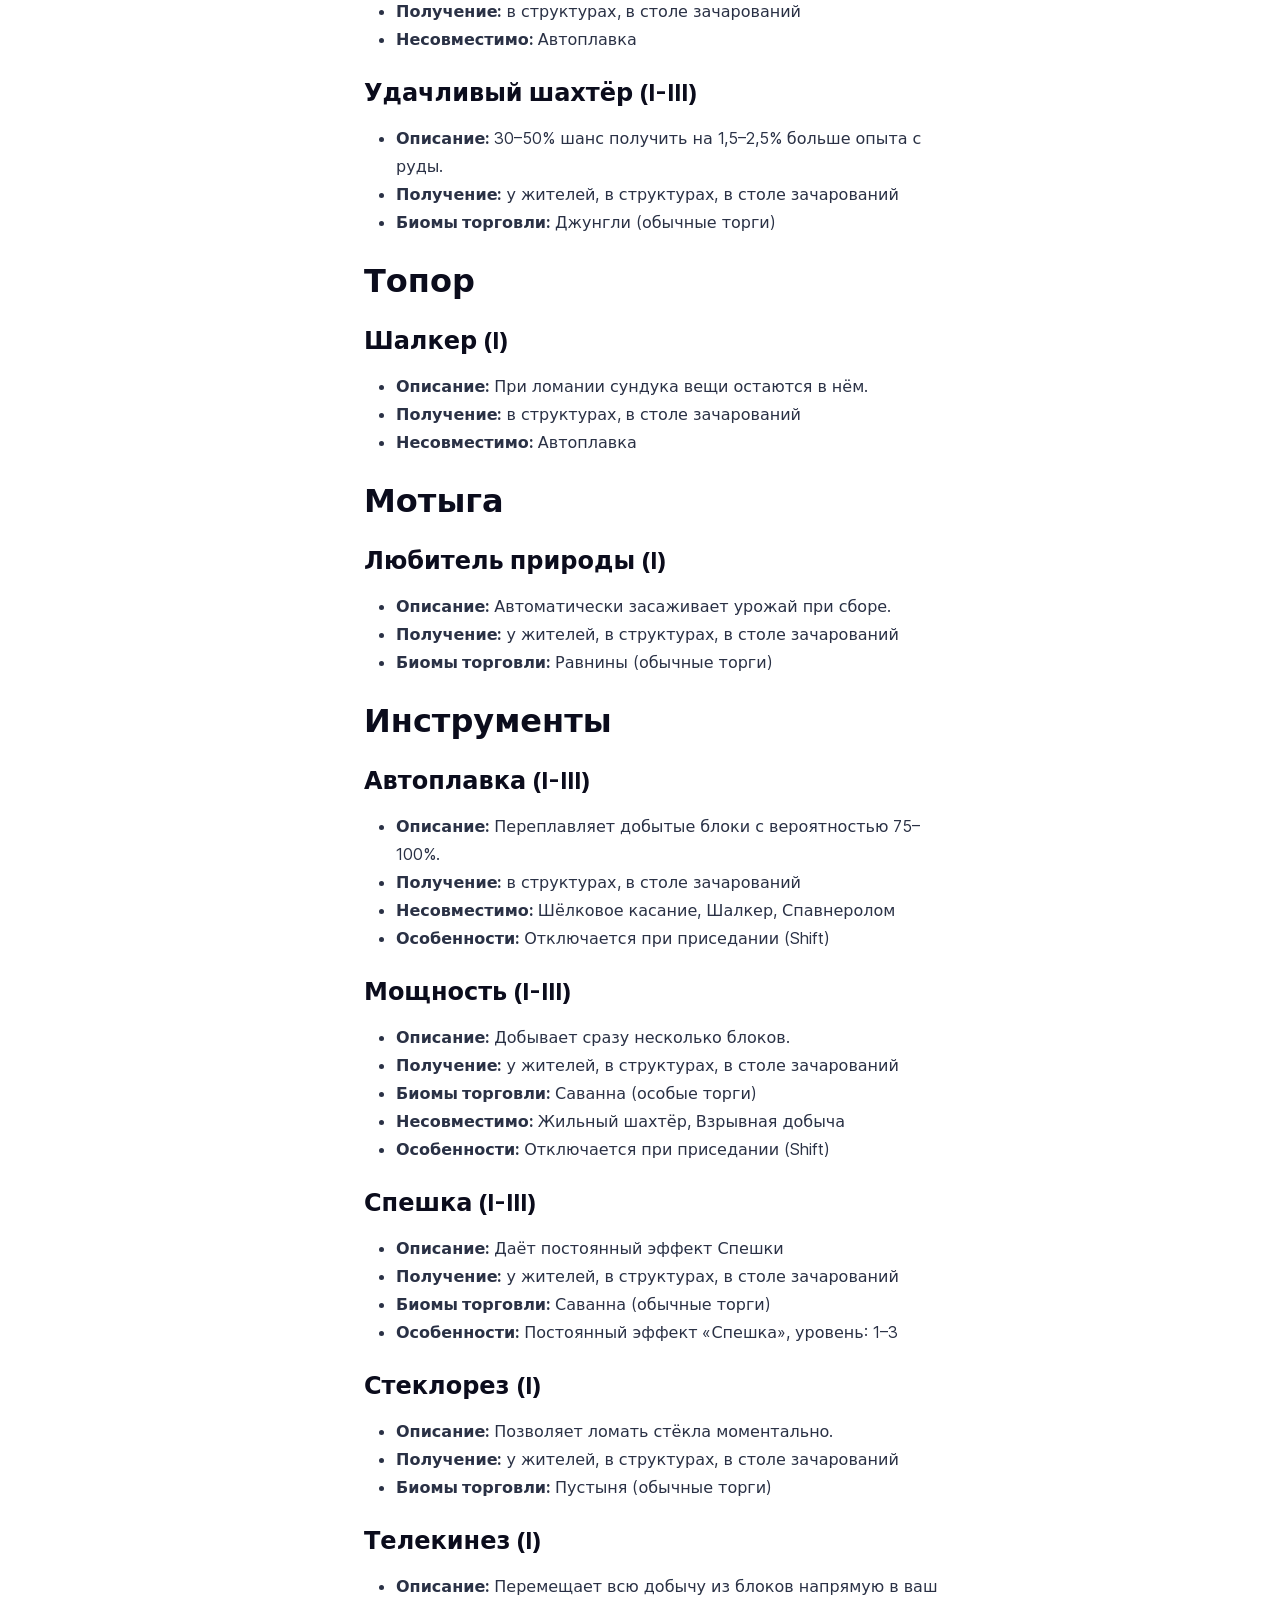
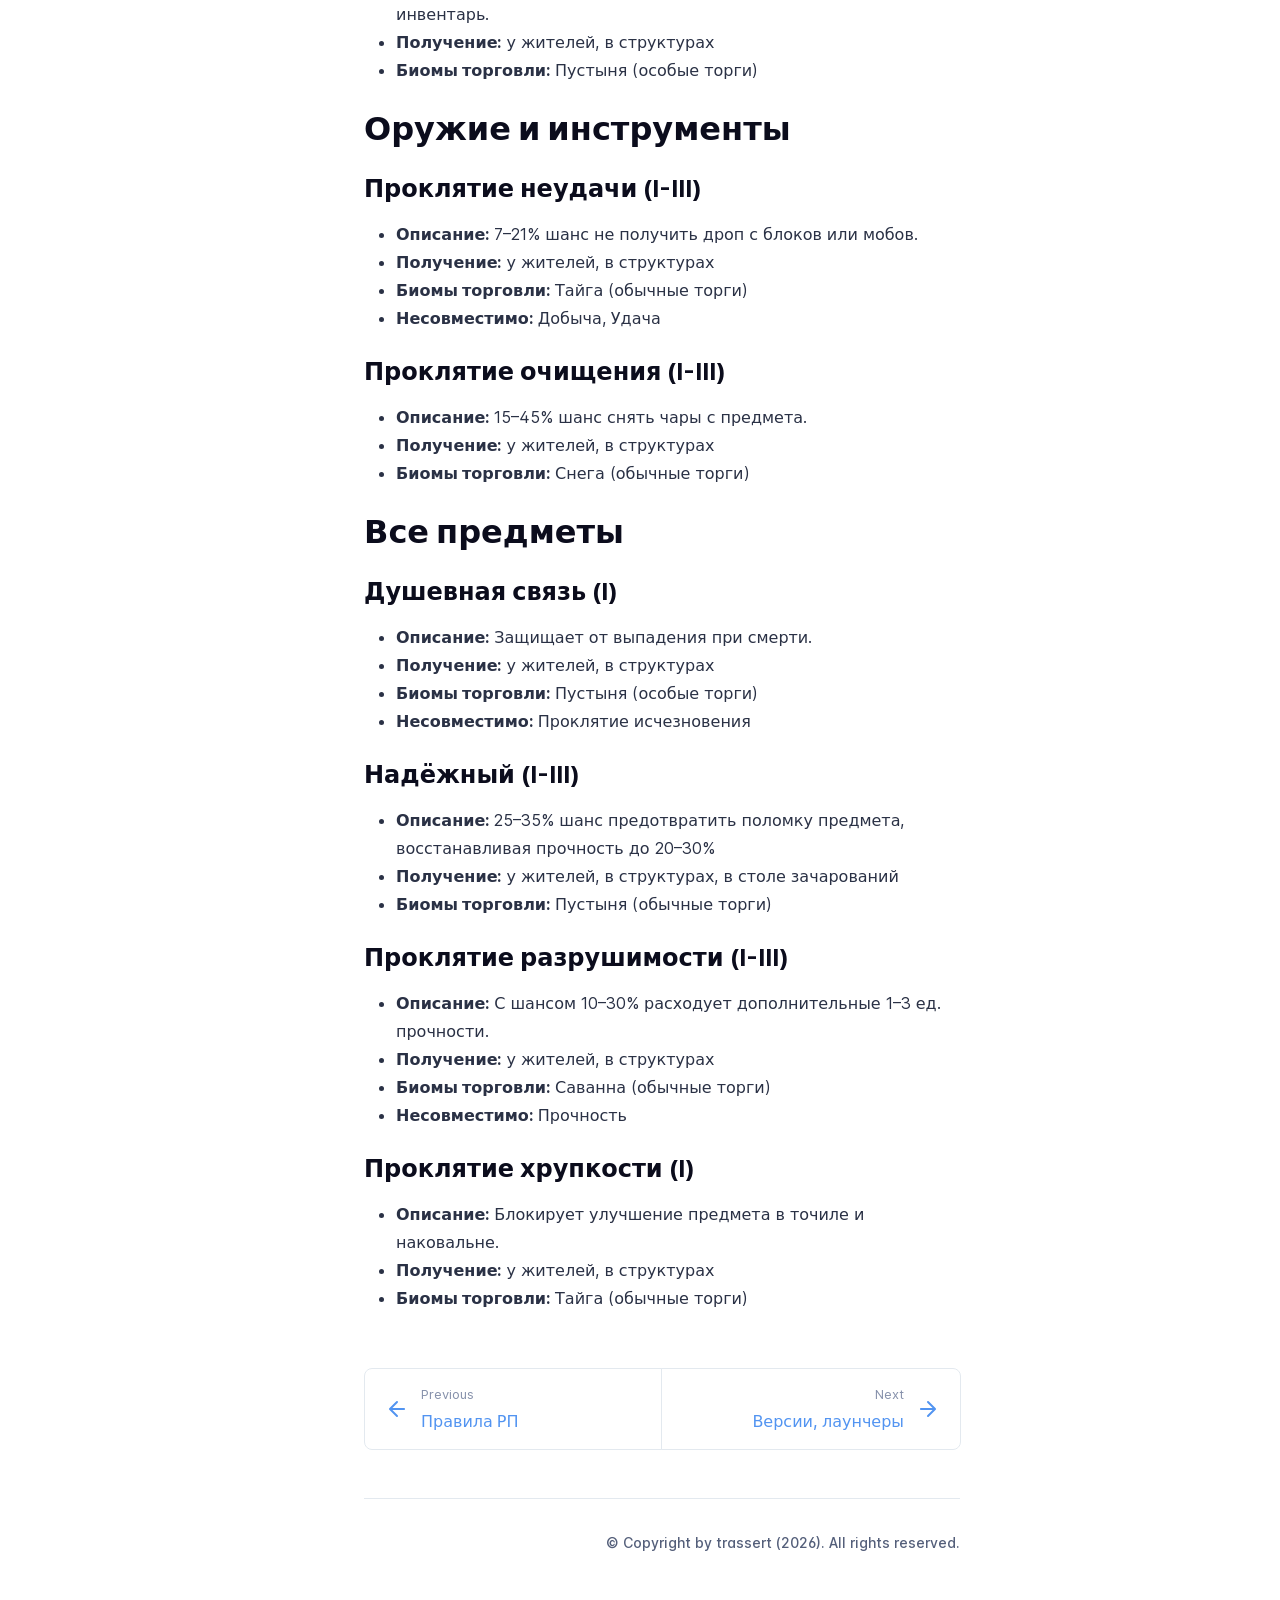
<file: info/enchants/index.html>
<!DOCTYPE html>
<html lang="en" class="h-full">
<head>
    <meta charset="UTF-8">
    <meta name="viewport" content="width=device-width,initial-scale=1">
    <meta name="color-scheme" content="light dark">
    <meta name="turbo-cache-control" content="no-cache" data-turbo-track="reload" data-track-token="4.6.0.848947215410">

    <!-- See retype.com -->
    <meta name="generator" content="Retype 4.6.0">

    <!-- Primary Meta Tags -->
    <title>Броня</title>
    <meta name="title" content="Броня">
    <meta name="description" content="Полный список зачарований сервера Luminto с уровнями, способами получения и особенностями.">

    <!-- Canonical -->
    <link rel="canonical" href="https://wiki.lumintomc.ru/info/enchants/">
    <link rel="sitemap" type="application/xml" title="Sitemap" href="https://wiki.lumintomc.ru/sitemap.xml">

    <!-- Open Graph -->
    <meta property="og:type" content="website">
    <meta property="og:url" content="https://wiki.lumintomc.ru/info/enchants/">
    <meta property="og:title" content="Броня">
    <meta property="og:description" content="Полный список зачарований сервера Luminto с уровнями, способами получения и особенностями.">
    <meta property="og:site_name" content="Luminto">
    <meta property="og:locale" content="en_US">

    <!-- Twitter -->
    <meta name="twitter:card" content="summary_large_image">
    <meta name="twitter:url" content="https://wiki.lumintomc.ru/info/enchants/">
    <meta name="twitter:title" content="Броня">
    <meta name="twitter:description" content="Полный список зачарований сервера Luminto с уровнями, способами получения и особенностями.">

    <!-- Alternate Markdown -->
    <link rel="alternate" type="text/markdown" href="https://wiki.lumintomc.ru/info/enchants.md">

    <script data-cfasync="false">(function(){var cl=document.documentElement.classList,ls=localStorage.getItem("retype_scheme"),hd=cl.contains("dark"),hl=cl.contains("light"),wm=window.matchMedia&&window.matchMedia("(prefers-color-scheme: dark)").matches;if(ls==="dark"||(!ls&&wm&&!hd&&!hl)){cl.remove("light");cl.add("dark")}else if(ls==="light"||(!ls&&!wm&&!hd&&!hl)){cl.remove("dark");cl.add("light")}})();</script>

    <link href="../../resources/css/retype.css?v=4.6.0.848947215410" rel="stylesheet">

    <script data-cfasync="false" src="../../resources/js/config.js?v=4.6.0.848947215410" data-turbo-eval="false" defer></script>
    <script data-cfasync="false" src="../../resources/js/retype.js?v=4.6.0" data-turbo-eval="false" defer></script>
    <script id="lunr-js" data-cfasync="false" src="../../resources/js/lunr.js?v=4.6.0.848947215410" data-turbo-eval="false" defer></script>
</head>
<body>
    <div id="retype-app" class="relative text-base antialiased text-base-text bg-base-bg font-body">
    <div class="absolute bottom-0 left-0" style="top: 5rem; right: 50%"></div>

    <header id="retype-header" class="sticky top-0 z-30 flex w-full h-16 bg-header-bg border-b border-header-border md:h-20">
        <div class="container relative flex items-center justify-between pr-6 grow md:justify-start">
            <!-- Mobile menu button skeleton -->
            <button v-cloak class="skeleton retype-mobile-menu-button flex items-center justify-center shrink-0 overflow-hidden dark:text-white focus:outline-hidden rounded-full w-10 h-10 ml-3.5 md:hidden"><svg xmlns="http://www.w3.org/2000/svg" class="mb-px shrink-0" width="24" height="24" viewBox="0 0 24 24" role="presentation" style="margin-bottom: 0px;"><g fill="currentColor"><path d="M2 4h20v2H2zM2 11h20v2H2zM2 18h20v2H2z"></path></g></svg></button>
            <div v-cloak id="retype-sidebar-left-toggle-button"></div>
    
            <!-- Logo -->
            <div class="flex items-center justify-between h-full py-2 md:w-75">
                <div class="flex items-center px-2 md:px-6">
                    <a id="retype-branding-logo" href="https://wiki.lumintomc.ru/" class="flex items-center leading-snug text-2xl">
                        <span class="dark:text-white font-bold line-clamp-1 md:line-clamp-2">Luminto</span>
                    </a><span id="retype-branding-label" class="inline-flex mt-1 px-2 py-1 ml-4 text-xs font-medium leading-none items-center rounded-md bg-branding-label-bg text-branding-label-text ring-1 ring-branding-label-border ring-inset md:inline-block">Wiki</span>
                </div>
    
                <span class="hidden h-8 border-r md:inline-block border-base-border"></span>
            </div>
    
            <div class="flex justify-between md:grow">
                <!-- Top Nav -->
                <nav id="retype-header-nav" class="hidden md:flex">
                    <ul class="flex flex-col mb-4 md:pl-16 md:mb-0 md:flex-row md:items-center">
                        <li class="mr-6">
                            <a class="py-2 md:mb-0 inline-flex items-center text-sm whitespace-nowrap transition-colors duration-200 ease-linear md:text-header-text font-header-text hover:text-header-text-hover" href="https://t.me/lumintomc">Телеграм-чат</a>
                        </li>
    
                    </ul>
                </nav>
    
                <div v-cloak class="flex justify-end grow">
                    <div id="retype-mobile-search-button"></div>
                    <doc-search-desktop></doc-search-desktop>
    
                    <doc-theme-switch class="lg:ml-2"></doc-theme-switch>
                    <doc-history></doc-history>
                </div>
            </div>
        </div>
    </header>


    <div id="retype-container" class="container relative flex bg-white">
        <!-- Sidebar Skeleton -->
        <div v-cloak class="fixed flex flex-col shrink-0 duration-300 ease-in-out bg-sidebar-left-bg border-sidebar-left-border sidebar top-20 w-75 border-r h-screen md:sticky transition-transform skeleton">
        
            <div class="flex items-center h-16 px-6">
                <input id="retype-filter-input-mock" class="w-full h-10 pl-8 px-3 py-2 transition-colors duration-200 ease-linear bg-filter-bg border border-filter-border rounded-lg shadow-none md:text-sm hover:border-filter-border-hover focus:outline-hidden focus:border-filter-border-focus placeholder-filter-placeholder" type="text">
            </div>
        
            <div class="pl-6 mt-1 mb-4">
                <div class="w-32 h-3 mb-4 bg-skeleton-bg rounded-full loading"></div>
                <div class="w-48 h-3 mb-4 bg-skeleton-bg rounded-full loading"></div>
                <div class="w-40 h-3 mb-4 bg-skeleton-bg rounded-full loading"></div>
                <div class="w-32 h-3 mb-4 bg-skeleton-bg rounded-full loading"></div>
                <div class="w-48 h-3 mb-4 bg-skeleton-bg rounded-full loading"></div>
                <div class="w-40 h-3 mb-4 bg-skeleton-bg rounded-full loading"></div>
            </div>
        
            <div class="shrink-0 mt-auto bg-transparent dark:border-base-border">
                <a class="flex items-center justify-center flex-nowrap h-16 text-gray-350 dark:text-dark-400 hover:text-gray-600 dark:hover:text-dark-300 transition-colors duration-150 ease-in docs-powered-by" target="_blank" href="https://retype.com/" rel="noopener">
                    <span class="text-xs whitespace-nowrap">Powered by</span>
                    <svg xmlns="http://www.w3.org/2000/svg" class="ml-2" fill="currentColor" width="96" height="20" overflow="visible"><path d="M0 0v20h13.59V0H0zm11.15 17.54H2.44V2.46h8.71v15.08zM15.8 20h2.44V4.67L15.8 2.22zM20.45 6.89V20h2.44V9.34z"/><g><path d="M40.16 8.44c0 1.49-.59 2.45-1.75 2.88l2.34 3.32h-2.53l-2.04-2.96h-1.43v2.96h-2.06V5.36h3.5c1.43 0 2.46.24 3.07.73s.9 1.27.9 2.35zm-2.48 1.1c.26-.23.38-.59.38-1.09 0-.5-.13-.84-.4-1.03s-.73-.28-1.39-.28h-1.54v2.75h1.5c.72 0 1.2-.12 1.45-.35zM51.56 5.36V7.2h-4.59v1.91h4.13v1.76h-4.13v1.92h4.74v1.83h-6.79V5.36h6.64zM60.09 7.15v7.48h-2.06V7.15h-2.61V5.36h7.28v1.79h-2.61zM70.81 14.64h-2.06v-3.66l-3.19-5.61h2.23l1.99 3.45 1.99-3.45H74l-3.19 5.61v3.66zM83.99 6.19c.65.55.97 1.4.97 2.55s-.33 1.98-1 2.51-1.68.8-3.04.8h-1.23v2.59h-2.06V5.36h3.26c1.42 0 2.45.28 3.1.83zm-1.51 3.65c.25-.28.37-.69.37-1.22s-.16-.92-.48-1.14c-.32-.23-.82-.34-1.5-.34H79.7v3.12h1.38c.68 0 1.15-.14 1.4-.42zM95.85 5.36V7.2h-4.59v1.91h4.13v1.76h-4.13v1.92H96v1.83h-6.79V5.36h6.64z"/></g></svg>
                </a>
            </div>
        </div>
        
        <!-- Sidebar component -->
        <doc-sidebar v-cloak>
            <template #sidebar-footer>
                <div class="shrink-0 mt-auto border-t md:bg-transparent md:border-none dark:border-base-border">
        
                    <div class="py-3 px-6 md:hidden border-b dark:border-base-border">
                        <nav>
                            <ul class="flex flex-wrap justify-center items-center">
                                <li class="mr-6">
                                    <a class="block py-1 inline-flex items-center text-sm whitespace-nowrap transition-colors duration-200 ease-linear md:text-header-text font-header-text hover:text-header-text-hover" href="https://t.me/lumintomc">Телеграм-чат</a>
                                </li>
        
                            </ul>
                        </nav>
                    </div>
        
                    <a class="flex items-center justify-center flex-nowrap h-16 text-gray-350 dark:text-dark-400 hover:text-gray-600 dark:hover:text-dark-300 transition-colors duration-150 ease-in docs-powered-by" target="_blank" href="https://retype.com/" rel="noopener">
                        <span class="text-xs whitespace-nowrap">Powered by</span>
                        <svg xmlns="http://www.w3.org/2000/svg" class="ml-2" fill="currentColor" width="96" height="20" overflow="visible"><path d="M0 0v20h13.59V0H0zm11.15 17.54H2.44V2.46h8.71v15.08zM15.8 20h2.44V4.67L15.8 2.22zM20.45 6.89V20h2.44V9.34z"/><g><path d="M40.16 8.44c0 1.49-.59 2.45-1.75 2.88l2.34 3.32h-2.53l-2.04-2.96h-1.43v2.96h-2.06V5.36h3.5c1.43 0 2.46.24 3.07.73s.9 1.27.9 2.35zm-2.48 1.1c.26-.23.38-.59.38-1.09 0-.5-.13-.84-.4-1.03s-.73-.28-1.39-.28h-1.54v2.75h1.5c.72 0 1.2-.12 1.45-.35zM51.56 5.36V7.2h-4.59v1.91h4.13v1.76h-4.13v1.92h4.74v1.83h-6.79V5.36h6.64zM60.09 7.15v7.48h-2.06V7.15h-2.61V5.36h7.28v1.79h-2.61zM70.81 14.64h-2.06v-3.66l-3.19-5.61h2.23l1.99 3.45 1.99-3.45H74l-3.19 5.61v3.66zM83.99 6.19c.65.55.97 1.4.97 2.55s-.33 1.98-1 2.51-1.68.8-3.04.8h-1.23v2.59h-2.06V5.36h3.26c1.42 0 2.45.28 3.1.83zm-1.51 3.65c.25-.28.37-.69.37-1.22s-.16-.92-.48-1.14c-.32-.23-.82-.34-1.5-.34H79.7v3.12h1.38c.68 0 1.15-.14 1.4-.42zM95.85 5.36V7.2h-4.59v1.91h4.13v1.76h-4.13v1.92H96v1.83h-6.79V5.36h6.64z"/></g></svg>
                    </a>
                </div>
            </template>
        </doc-sidebar>

        <div class="grow min-w-0 bg-body-bg">
            <!-- Render "toolbar" template here on api pages --><!-- Render page content -->
<div class="flex">
    <div id="retype-main" class="min-w-0 p-4 grow md:px-16">
        <main class="relative pb-12 lg:pt-2">
            <div class="relative retype-markdown" id="retype-content">
                <!-- Rendered if sidebar right is enabled -->
                <div id="retype-sidebar-right-toggle"></div>
                <doc-page-actions></doc-page-actions>

                <!-- Page content  -->
<h2 id="кастомные-зачарования"><center>Кастомные зачарования</center></h2>
<p><strong><center>Полный список зачарований сервера Luminto с уровнями, способами получения и особенностями.</center></strong></p>
<div class="flex mb-6">
    <div class="shrink-0 w-1.5 rounded-tl-lg rounded-bl-lg bg-callout-info"></div>
    <div class="flex w-full py-4 border border-l-0 rounded-tr-lg rounded-br-lg doc-callout bg-callout-base-bg border-callout-base-border" role="alert">
        <div class="flex items-center ml-4 h-7">
            <svg xmlns="http://www.w3.org/2000/svg" class="block text-callout-info" width="22" height="22" viewBox="0 0 24 24" role="presentation">
                <g fill="currentColor"><g>
                    <path d="M12 1C5.93 1 1 5.93 1 12s4.93 11 11 11 11-4.93 11-11S18.07 1 12 1zm0 20c-4.96 0-9-4.04-9-9s4.04-9 9-9 9 4.04 9 9-4.04 9-9 9z"></path>
                    <path d="M12 11c-.55 0-1 .45-1 1v4c0 .55.45 1 1 1s1-.45 1-1v-4c0-.55-.45-1-1-1zM12.01 7c-.56 0-1 .45-1 1s.45 1 1 1 1-.45 1-1-.45-1-1-1z"></path>
                    <path fill="none" d="M0 0h24v24H0z"></path>
                </g></g>
            </svg>
        </div>
        <div class="pr-5 ml-3 w-full">
            <h5>Условные обозначения</h5>
<ul>
<li><strong>Уровни</strong> — диапазон уровней зачарования, например <em>(I-IV)</em>.</li>
<li><strong>Получение</strong> — откуда чар можно достать: у жителей, в структурах (лут) или в столе зачарований.</li>
<li><strong>Биомы торговли</strong> — в деревнях каких биомов чар продаётся жителями.</li>
<li><strong>Несовместимо</strong> — чары, которые нельзя совместить с этим.</li>
</ul>
        </div>
    </div>
</div>
<hr>
<h1 id="броня"><center>Броня</center></h1>
<h2 id="любая-броня">Любая броня</h2>
<h3 id="стихийная-защита-i-iv">Стихийная защита (I-IV)</h3>
<ul>
<li><strong>Описание:</strong> Поглощает 5–20% урона от магических атак и зелий.</li>
<li><strong>Получение:</strong> у жителей, в структурах, в столе зачарований</li>
<li><strong>Биомы торговли:</strong> Болото (обычные торги)</li>
</ul>
<h2 id="шлем">Шлем</h2>
<h3 id="насыщенный-i-ii">Насыщенный (I-II)</h3>
<ul>
<li><strong>Описание:</strong> Восстанавливает 1–2 единиц сытости каждые несколько секунд.</li>
<li><strong>Получение:</strong> у жителей, в структурах, в столе зачарований</li>
<li><strong>Биомы торговли:</strong> Саванна (особые торги)</li>
</ul>
<h3 id="ночное-зрение-i">Ночное зрение (I)</h3>
<ul>
<li><strong>Описание:</strong> Даёт эффект ночного зрения.</li>
<li><strong>Получение:</strong> у жителей, в структурах</li>
<li><strong>Биомы торговли:</strong> Тайга (особые торги)</li>
<li><strong>Особенности:</strong> Постоянный эффект «Ночное зрение», уровень: 1</li>
</ul>
<h3 id="подводное-дыхание-i">Подводное дыхание (I)</h3>
<ul>
<li><strong>Описание:</strong> Даёт эффект Подводного дыхания.</li>
<li><strong>Получение:</strong> у жителей, в структурах</li>
<li><strong>Биомы торговли:</strong> Равнины (особые торги)</li>
<li><strong>Особенности:</strong> Постоянный эффект «Подводное дыхание», уровень: 1</li>
</ul>
<h2 id="нагрудник">Нагрудник</h2>
<h3 id="драконье-сердце-i-v">Драконье сердце (I-V)</h3>
<ul>
<li><strong>Описание:</strong> Выдаёт дополнительные ХП.</li>
<li><strong>Получение:</strong> у жителей, в структурах, в столе зачарований</li>
<li><strong>Биомы торговли:</strong> Джунгли (особые торги)</li>
<li><strong>Особенности:</strong> Постоянный эффект «Доп. здоровье», уровень: 1–5</li>
</ul>
<h3 id="закалённый-i-ii">Закалённый (I-II)</h3>
<ul>
<li><strong>Описание:</strong> 6–8% шанс получить Сопротивление при получении урона.</li>
<li><strong>Получение:</strong> у жителей, в структурах, в столе зачарований</li>
<li><strong>Биомы торговли:</strong> Равнины (обычные торги)</li>
<li><strong>Особенности:</strong> Эффект «Сопротивление», уровень: 1–2, длительность: 4–5 сек.</li>
</ul>
<h3 id="камикадзе-i-iii">Камикадзе (I-III)</h3>
<ul>
<li><strong>Описание:</strong> 3–9% шанс что в случае смерти ты взорвёшься.</li>
<li><strong>Получение:</strong> у жителей, в структурах, в столе зачарований</li>
<li><strong>Биомы торговли:</strong> Джунгли (обычные торги)</li>
</ul>
<h3 id="ледяной-щит-i-iii">Ледяной щит (I-III)</h3>
<ul>
<li><strong>Описание:</strong> 10–20% шанс заморозить атакующего и наложить Замедление</li>
<li><strong>Получение:</strong> у жителей, в структурах, в столе зачарований</li>
<li><strong>Биомы торговли:</strong> Снега (обычные торги)</li>
<li><strong>Особенности:</strong> Эффект «Замедление», уровень: 1–3, длительность: 4–6 сек.</li>
</ul>
<h3 id="огненный-щит-i-iv">Огненный щит (I-IV)</h3>
<ul>
<li><strong>Описание:</strong> 6–12% шанс поджечь атакующего на 5–8 сек.</li>
<li><strong>Получение:</strong> у жителей, в структурах, в столе зачарований</li>
<li><strong>Биомы торговли:</strong> Пустыня (обычные торги)</li>
</ul>
<h3 id="плащ-тьмы-i-iii">Плащ Тьмы (I-III)</h3>
<ul>
<li><strong>Описание:</strong> 14–20% шанс наложить Слепоту на атакующего.</li>
<li><strong>Получение:</strong> у жителей, в структурах, в столе зачарований</li>
<li><strong>Биомы торговли:</strong> Саванна (обычные торги)</li>
<li><strong>Особенности:</strong> Эффект «Слепота», уровень: 1–3, длительность: 4–6 сек.</li>
</ul>
<h3 id="регенерирующий-i-iv">Регенерирующий (I-IV)</h3>
<ul>
<li><strong>Описание:</strong> Восстанавливает 0,2–0,5❤ каждые несколько секунд.</li>
<li><strong>Получение:</strong> у жителей, в структурах</li>
<li><strong>Биомы торговли:</strong> Джунгли (особые торги)</li>
</ul>
<h3 id="холодная-сталь-i-iii">Холодная сталь (I-III)</h3>
<ul>
<li><strong>Описание:</strong> 15–25% шанс наложить Утомление на атакующего.</li>
<li><strong>Получение:</strong> у жителей, в структурах, в столе зачарований</li>
<li><strong>Биомы торговли:</strong> Снега (обычные торги)</li>
<li><strong>Особенности:</strong> Эффект «Утомление», уровень: 1–3, длительность: 5–7 сек.</li>
</ul>
<h2 id="поножи">Поножи</h2>
<h3 id="устойчивость-i-iii">Устойчивость (I-III)</h3>
<ul>
<li><strong>Описание:</strong> 100% шанс уменьшить отдачу на 50–90%.</li>
<li><strong>Получение:</strong> у жителей, в структурах, в столе зачарований</li>
<li><strong>Биомы торговли:</strong> Равнины (обычные торги)</li>
</ul>
<h2 id="ботинки">Ботинки</h2>
<h3 id="лавовый-ходок-i-ii">Лавовый ходок (I-II)</h3>
<ul>
<li><strong>Описание:</strong> Позволяет ходить по лаве и магме без урона.</li>
<li><strong>Получение:</strong> у жителей, в структурах</li>
<li><strong>Биомы торговли:</strong> Пустыня (особые торги)</li>
<li><strong>Несовместимо:</strong> Ледяной ходок</li>
</ul>
<h3 id="лёгкий-i">Лёгкий (I)</h3>
<ul>
<li><strong>Описание:</strong> Вы можете безопасно прыгать по черепашьим яйцам, пашне и так далее.</li>
<li><strong>Получение:</strong> у жителей, в структурах, в столе зачарований</li>
<li><strong>Биомы торговли:</strong> Снега (обычные торги)</li>
</ul>
<h3 id="отскок-i">Отскок (I)</h3>
<ul>
<li><strong>Описание:</strong> Эффект приземления на слизневый блок</li>
<li><strong>Получение:</strong> у жителей, в структурах</li>
<li><strong>Биомы торговли:</strong> Болото (обычные торги)</li>
<li><strong>Несовместимо:</strong> Плавное падение</li>
</ul>
<h3 id="прыгучесть-i-ii">Прыгучесть (I-II)</h3>
<ul>
<li><strong>Описание:</strong> Даёт постоянный эффект Прыгучести</li>
<li><strong>Получение:</strong> у жителей, в структурах, в столе зачарований</li>
<li><strong>Биомы торговли:</strong> Равнины (обычные торги)</li>
<li><strong>Особенности:</strong> Постоянный эффект «Прыгучесть», уровень: 1–2</li>
</ul>
<h3 id="соник-i-ii">Соник (I-II)</h3>
<ul>
<li><strong>Описание:</strong> Увеличивает скорость.</li>
<li><strong>Получение:</strong> у жителей, в структурах, в столе зачарований</li>
<li><strong>Биомы торговли:</strong> Пустыня (особые торги)</li>
<li><strong>Особенности:</strong> Постоянный эффект «Скорость», уровень: 1–2</li>
</ul>
<h1 id="предметы"><center>Предметы</center></h1>
<h2 id="меч">Меч</h2>
<h3 id="аккуратный-i-iii">Аккуратный (I-III)</h3>
<ul>
<li><strong>Описание:</strong> 1–3% шанс для мобов сбросить яйцо возрождения.</li>
<li><strong>Получение:</strong> в структурах, в столе зачарований</li>
<li><strong>Особенности:</strong> Не работает на: Иссушитель, Дракон Края, Хранитель</li>
</ul>
<h3 id="вампир-i-iii">Вампир (I-III)</h3>
<ul>
<li><strong>Описание:</strong> 12–20% шанс исцелиться на 0,5–1❤ при попадании.</li>
<li><strong>Получение:</strong> у жителей, в структурах, в столе зачарований</li>
<li><strong>Биомы торговли:</strong> Саванна (обычные торги)</li>
</ul>
<h3 id="вор-опыта-i-iii">Вор опыта (I-III)</h3>
<ul>
<li><strong>Описание:</strong> 8–12% шанс украсть 1–3 опыта у игроков.</li>
<li><strong>Получение:</strong> у жителей, в структурах, в столе зачарований</li>
<li><strong>Биомы торговли:</strong> Болото (обычные торги)</li>
</ul>
<h3 id="головокружение-i-ii">Головокружение (I-II)</h3>
<ul>
<li><strong>Описание:</strong> 8–16% шанс наложить Тошноту при ударе.</li>
<li><strong>Получение:</strong> у жителей, в структурах, в столе зачарований</li>
<li><strong>Биомы торговли:</strong> Снега (обычные торги)</li>
<li><strong>Особенности:</strong> Эффект «Тошнота», уровень: 1, длительность: 15–20 сек.</li>
</ul>
<h3 id="головорез-i-ii">Головорез (I-II)</h3>
<ul>
<li><strong>Описание:</strong> 25–50% шанс получить голову игрока или моба.</li>
<li><strong>Получение:</strong> у жителей, в структурах</li>
<li><strong>Биомы торговли:</strong> Снега (особые торги)</li>
</ul>
<h3 id="громовой-удар-i-v">Громовой удар (I-V)</h3>
<ul>
<li><strong>Описание:</strong> 7–15% шанс нанести удар молнией с 1,5–2,5❤ дополнительный урон.</li>
<li><strong>Получение:</strong> у жителей, в структурах, в столе зачарований</li>
<li><strong>Биомы торговли:</strong> Равнины (обычные торги)</li>
</ul>
<h3 id="двойной-удар-i-ii">Двойной удар (I-II)</h3>
<ul>
<li><strong>Описание:</strong> 3–5% шанс нанести двойной урон.</li>
<li><strong>Получение:</strong> у жителей, в структурах, в столе зачарований</li>
<li><strong>Биомы торговли:</strong> Тайга (обычные торги)</li>
</ul>
<h3 id="защитник-деревень-i-v">Защитник деревень (I-V)</h3>
<ul>
<li><strong>Описание:</strong> Наносит на 1–3❤ больше урона всем Мародёрам</li>
<li><strong>Получение:</strong> у жителей, в структурах, в столе зачарований</li>
<li><strong>Биомы торговли:</strong> Равнины (обычные торги)</li>
</ul>
<h3 id="иссушающий-удар-i-ii">Иссушающий удар (I-II)</h3>
<ul>
<li><strong>Описание:</strong> 7–10% шанс применить Иссушение при ударе.</li>
<li><strong>Получение:</strong> у жителей, в структурах, в столе зачарований</li>
<li><strong>Биомы торговли:</strong> Снега (обычные торги)</li>
<li><strong>Особенности:</strong> Эффект «Иссушение», уровень: 1–2, длительность: 6–8 сек.</li>
</ul>
<h3 id="истощение-i-iv">Истощение (I-IV)</h3>
<ul>
<li><strong>Описание:</strong> 5–20% шанс наложить Голод при ударе.</li>
<li><strong>Получение:</strong> у жителей, в структурах, в столе зачарований</li>
<li><strong>Биомы торговли:</strong> Равнины (обычные торги)</li>
<li><strong>Особенности:</strong> Эффект «Голод», уровень: 1–4, длительность: 15–30 сек.</li>
</ul>
<h3 id="исцеление-i-iii">Исцеление (I-III)</h3>
<ul>
<li><strong>Описание:</strong> 20–40% шанс излечить Зомби-жителей и Зомби-пиглинов при ударе.</li>
<li><strong>Получение:</strong> в структурах, в столе зачарований</li>
</ul>
<h3 id="ледяной-удар-i-iii">Ледяной удар (I-III)</h3>
<ul>
<li><strong>Описание:</strong> Замораживает и накладывает Замедление при ударе.</li>
<li><strong>Получение:</strong> у жителей, в структурах, в столе зачарований</li>
<li><strong>Биомы торговли:</strong> Снега (обычные торги)</li>
<li><strong>Особенности:</strong> Эффект «Замедление», уровень: 1–3, длительность: 4–6 сек.</li>
</ul>
<h3 id="опытный-i-v">Опытный (I-V)</h3>
<ul>
<li><strong>Описание:</strong> Мобы дают в x1,5–3 больше опыта.</li>
<li><strong>Получение:</strong> у жителей, в структурах, в столе зачарований</li>
<li><strong>Биомы торговли:</strong> Пустыня (обычные торги)</li>
</ul>
<h3 id="проворный-i">Проворный (I)</h3>
<ul>
<li><strong>Описание:</strong> Переносит всю добычу с существ прямо в ваш инвентарь.</li>
<li><strong>Получение:</strong> у жителей, в структурах, в столе зачарований</li>
<li><strong>Биомы торговли:</strong> Джунгли (обычные торги)</li>
</ul>
<h3 id="проклятие-ада-i-v">Проклятие ада (I-V)</h3>
<ul>
<li><strong>Описание:</strong> Наносит на 1–2❤ больше урона мобам из ада.</li>
<li><strong>Получение:</strong> у жителей, в структурах, в столе зачарований</li>
<li><strong>Биомы торговли:</strong> Равнины (обычные торги)</li>
</ul>
<h3 id="проклятие-смерти-i-iii">Проклятие смерти (I-III)</h3>
<ul>
<li><strong>Описание:</strong> При убийстве игрока есть шанс погибнуть самому.</li>
<li><strong>Получение:</strong> у жителей, в структурах</li>
<li><strong>Биомы торговли:</strong> Пустыня (особые торги)</li>
</ul>
<h3 id="разрушитель-брони-i-iii">Разрушитель брони (I-III)</h3>
<ul>
<li><strong>Описание:</strong> 3–5% шанс сорвать броню противника и повредить её на 1–3%.</li>
<li><strong>Получение:</strong> у жителей, в структурах, в столе зачарований</li>
<li><strong>Биомы торговли:</strong> Равнины (обычные торги)</li>
</ul>
<h3 id="сила-i-ii">Сила (I-II)</h3>
<ul>
<li><strong>Описание:</strong> Даёт эффект Сила при сражении</li>
<li><strong>Получение:</strong> у жителей, в структурах, в столе зачарований</li>
<li><strong>Биомы торговли:</strong> Пустыня (обычные торги)</li>
<li><strong>Особенности:</strong> Эффект «Сила», уровень: 1–2, длительность: 4–5 сек.</li>
</ul>
<h3 id="слепота-i-ii">Слепота (I-II)</h3>
<ul>
<li><strong>Описание:</strong> 7–14% шанс наложить Слепоту при ударе.</li>
<li><strong>Получение:</strong> у жителей, в структурах, в столе зачарований</li>
<li><strong>Биомы торговли:</strong> Тайга (обычные торги)</li>
<li><strong>Особенности:</strong> Эффект «Слепота», уровень: 1, длительность: 5–7 сек.</li>
</ul>
<h3 id="тяжёлый-удар-i-v">Тяжёлый удар (I-V)</h3>
<ul>
<li><strong>Описание:</strong> 12–20% шанс наложить Утомление на врага.</li>
<li><strong>Получение:</strong> у жителей, в структурах, в столе зачарований</li>
<li><strong>Биомы торговли:</strong> Тайга (обычные торги)</li>
<li><strong>Особенности:</strong> Эффект «Утомление», уровень: 1–5, длительность: 4–8 сек.</li>
</ul>
<h3 id="удар-голема-i-iii">Удар голема (I-III)</h3>
<ul>
<li><strong>Описание:</strong> 2–6% шанс запустить врага в космос</li>
<li><strong>Получение:</strong> у жителей, в структурах</li>
<li><strong>Биомы торговли:</strong> Джунгли (обычные торги)</li>
</ul>
<h3 id="ядовитое-лезвие-i-ii">Ядовитое лезвие (I-II)</h3>
<ul>
<li><strong>Описание:</strong> 10–15% шанс отравить врага при ударе.</li>
<li><strong>Получение:</strong> у жителей, в структурах, в столе зачарований</li>
<li><strong>Биомы торговли:</strong> Болото (обычные торги)</li>
<li><strong>Особенности:</strong> Эффект «Отравление», уровень: 1–2, длительность: 3–4 сек.</li>
</ul>
<h3 id="ярость-i-ii">Ярость (I-II)</h3>
<ul>
<li><strong>Описание:</strong> Наносит на 5–10% больше урона за каждые недостающие 0,5❤.</li>
<li><strong>Получение:</strong> у жителей, в структурах, в столе зачарований</li>
<li><strong>Биомы торговли:</strong> Тайга (обычные торги)</li>
</ul>
<h2 id="трезубец">Трезубец</h2>
<h3 id="инферно-i-iii">Инферно (I-III)</h3>
<ul>
<li><strong>Описание:</strong> Попадание поджигает цель на 4–6 сек.</li>
<li><strong>Получение:</strong> у жителей, в структурах, в столе зачарований</li>
<li><strong>Биомы торговли:</strong> Саванна (обычные торги)</li>
</ul>
<h2 id="лук">Лук</h2>
<h3 id="факельник-i">Факельник (I)</h3>
<ul>
<li><strong>Описание:</strong> 100% шанс размещения факела на месте приземления стрелы.</li>
<li><strong>Получение:</strong> у жителей, в структурах</li>
<li><strong>Биомы торговли:</strong> Снега (обычные торги)</li>
<li><strong>Несовместимо:</strong> Эндер-лук, Подрывник, Гаст</li>
</ul>
<h3 id="эндер-лук-i">Эндер-лук (I)</h3>
<ul>
<li><strong>Описание:</strong> Стреляет эндер перлами вместо стрел.</li>
<li><strong>Получение:</strong> у жителей, в структурах</li>
<li><strong>Биомы торговли:</strong> Равнины (особые торги)</li>
<li><strong>Несовместимо:</strong> Сила, Пламя, Подрывник, Гаст, Отбрасывание</li>
</ul>
<h2 id="лук--арбалет">Лук / Арбалет</h2>
<h3 id="взрывные-стрелы-i-iii">Взрывные Стрелы (I-III)</h3>
<ul>
<li><strong>Описание:</strong> 5–9% шанс выстрелить взрывной стрелой.</li>
<li><strong>Получение:</strong> у жителей, в структурах, в столе зачарований</li>
<li><strong>Биомы торговли:</strong> Тайга (обычные торги)</li>
<li><strong>Несовместимо:</strong> Эндер-лук, Подрывник, Гаст</li>
</ul>
<h3 id="гаст-i">Гаст (I)</h3>
<ul>
<li><strong>Описание:</strong> Позволяет стрелять фаерболами вместо стрел.</li>
<li><strong>Получение:</strong> у жителей</li>
<li><strong>Биомы торговли:</strong> Пустыня (обычные торги)</li>
<li><strong>Несовместимо:</strong> Сила, Эндер-лук, Пламя, Гаст, Отбрасывание</li>
</ul>
<h3 id="запутывающие-стрелы-i-iii">Запутывающие стрелы (I-III)</h3>
<ul>
<li><strong>Описание:</strong> 20–30% шанс, что стрела наложит Тошноту</li>
<li><strong>Получение:</strong> у жителей, в структурах, в столе зачарований</li>
<li><strong>Биомы торговли:</strong> Болото (обычные торги)</li>
<li><strong>Несовместимо:</strong> Эндер-лук, Подрывник, Гаст</li>
<li><strong>Особенности:</strong> Эффект «Тошнота», уровень: 1–3, длительность: 7–9 сек.</li>
</ul>
<h3 id="затяжной-эффект-i-iii">Затяжной эффект (I-III)</h3>
<ul>
<li><strong>Описание:</strong> 10–20% шанс создать облако зелья при попадании стрелы.</li>
<li><strong>Получение:</strong> у жителей, в структурах, в столе зачарований</li>
<li><strong>Биомы торговли:</strong> Саванна (обычные торги)</li>
<li><strong>Несовместимо:</strong> Эндер-лук, Подрывник, Гаст</li>
</ul>
<h3 id="иссушающие-стрелы-i-iii">Иссушающие стрелы (I-III)</h3>
<ul>
<li><strong>Описание:</strong> 8–14% шанс стрелы наложить Иссушение при попадании.</li>
<li><strong>Получение:</strong> у жителей, в структурах, в столе зачарований</li>
<li><strong>Биомы торговли:</strong> Снега (особые торги)</li>
<li><strong>Несовместимо:</strong> Эндер-лук, Подрывник, Гаст</li>
<li><strong>Особенности:</strong> Эффект «Иссушение», уровень: 1–3, длительность: 4–6 сек.</li>
</ul>
<h3 id="левитирующие-стрелы-i-iii">Левитирующие Стрелы (I-III)</h3>
<ul>
<li><strong>Описание:</strong> 7–13% шанс, что стрела наложит эффект Левитации</li>
<li><strong>Получение:</strong> у жителей, в структурах, в столе зачарований</li>
<li><strong>Биомы торговли:</strong> Равнины (особые торги)</li>
<li><strong>Несовместимо:</strong> Эндер-лук, Подрывник, Гаст</li>
<li><strong>Особенности:</strong> Эффект «Левитация», уровень: 1–3, длительность: 5–7 сек.</li>
</ul>
<h3 id="подрывник-i-iii">Подрывник (I-III)</h3>
<ul>
<li><strong>Описание:</strong> 100% шанс запустить зажжённый динамит на 2,5–3,5 сек.</li>
<li><strong>Получение:</strong> у жителей, в структурах</li>
<li><strong>Биомы торговли:</strong> Пустыня (особые торги)</li>
<li><strong>Несовместимо:</strong> Сила, Эндер-лук, Пламя, Гаст, Отбрасывание</li>
<li><strong>Особенности:</strong> Заряды — до 60–80, расход: 1 за применение, топливо: динамит</li>
</ul>
<h3 id="снайпер-i-ii">Снайпер (I-II)</h3>
<ul>
<li><strong>Описание:</strong> Увеличивает скорость снарядов на 1,2–1,4%</li>
<li><strong>Получение:</strong> у жителей, в структурах, в столе зачарований</li>
<li><strong>Биомы торговли:</strong> Равнины (особые торги)</li>
</ul>
<h3 id="стрелы-вампира-i-iii">Стрелы вампира (I-III)</h3>
<ul>
<li><strong>Описание:</strong> 25–35% шанс восстановить 1,5–2,5❤ при попадании стрелы.</li>
<li><strong>Получение:</strong> у жителей, в структурах, в столе зачарований</li>
<li><strong>Биомы торговли:</strong> Болото (особые торги)</li>
<li><strong>Несовместимо:</strong> Эндер-лук, Подрывник, Гаст</li>
</ul>
<h3 id="стрелы-из-чешуи-дракона-i-iii">Стрелы из чешуи дракона (I-III)</h3>
<ul>
<li><strong>Описание:</strong> 7–13% шанс, что стрела наложит яд Дракона (R=1–3, 3–5 сек.).</li>
<li><strong>Получение:</strong> у жителей, в структурах, в столе зачарований</li>
<li><strong>Биомы торговли:</strong> Болото (особые торги)</li>
<li><strong>Несовместимо:</strong> Эндер-лук, Подрывник, Гаст</li>
</ul>
<h3 id="стрелы-тьмы-i-iii">Стрелы тьмы (I-III)</h3>
<ul>
<li><strong>Описание:</strong> 15–25% шанс, что стрела получит эффект Слепота</li>
<li><strong>Получение:</strong> у жителей, в структурах, в столе зачарований</li>
<li><strong>Биомы торговли:</strong> Снега (обычные торги)</li>
<li><strong>Несовместимо:</strong> Эндер-лук, Подрывник, Гаст</li>
<li><strong>Особенности:</strong> Эффект «Слепота», уровень: 1–3, длительность: 3–4 сек.</li>
</ul>
<h3 id="электрические-стрелы-i-iii">Электрические стрелы (I-III)</h3>
<ul>
<li><strong>Описание:</strong> 5–15% шанс, что стрела вызовет молнию которая дополнительно нанесёт +1,5–2❤ урона.</li>
<li><strong>Получение:</strong> у жителей, в структурах, в столе зачарований</li>
<li><strong>Биомы торговли:</strong> Равнины (обычные торги)</li>
<li><strong>Несовместимо:</strong> Эндер-лук, Подрывник, Гаст</li>
</ul>
<h3 id="ядовитые-стрелы-i-iii">Ядовитые стрелы (I-III)</h3>
<ul>
<li><strong>Описание:</strong> 11–17% шанс стрелы быть ядовитой</li>
<li><strong>Получение:</strong> у жителей, в структурах, в столе зачарований</li>
<li><strong>Биомы торговли:</strong> Болото (обычные торги)</li>
<li><strong>Несовместимо:</strong> Эндер-лук, Подрывник, Гаст</li>
<li><strong>Особенности:</strong> Эффект «Отравление», уровень: 1–3, длительность: 4–6 сек.</li>
</ul>
<h2 id="кирка">Кирка</h2>
<h3 id="взрывная-добыча-i-v">Взрывная добыча (I-V)</h3>
<ul>
<li><strong>Описание:</strong> 10–50% шанс вскопать блоки с помощью взрыва.</li>
<li><strong>Получение:</strong> у жителей, в структурах, в столе зачарований</li>
<li><strong>Биомы торговли:</strong> Равнины (обычные торги)</li>
<li><strong>Несовместимо:</strong> Жильный шахтёр, Мощность</li>
</ul>
<h3 id="жильный-шахтёр-i-iii">Жильный шахтёр (I-III)</h3>
<ul>
<li><strong>Описание:</strong> Вскапывает 5–7 блоков рудной жилы сразу.</li>
<li><strong>Получение:</strong> у жителей, в структурах, в столе зачарований</li>
<li><strong>Биомы торговли:</strong> Равнины (особые торги)</li>
<li><strong>Несовместимо:</strong> Взрывная добыча, Мощность</li>
<li><strong>Особенности:</strong> Отключается при приседании (Shift)</li>
</ul>
<h3 id="спавнеролом-i">Спавнеролом (I)</h3>
<ul>
<li><strong>Описание:</strong> 25% шанс добыть спавнер.</li>
<li><strong>Получение:</strong> в структурах, в столе зачарований</li>
<li><strong>Несовместимо:</strong> Автоплавка</li>
</ul>
<h3 id="удачливый-шахтёр-i-iii">Удачливый шахтёр (I-III)</h3>
<ul>
<li><strong>Описание:</strong> 30–50% шанс получить на 1,5–2,5% больше опыта с руды.</li>
<li><strong>Получение:</strong> у жителей, в структурах, в столе зачарований</li>
<li><strong>Биомы торговли:</strong> Джунгли (обычные торги)</li>
</ul>
<h2 id="топор">Топор</h2>
<h3 id="шалкер-i">Шалкер (I)</h3>
<ul>
<li><strong>Описание:</strong> При ломании сундука вещи остаются в нём.</li>
<li><strong>Получение:</strong> в структурах, в столе зачарований</li>
<li><strong>Несовместимо:</strong> Автоплавка</li>
</ul>
<h2 id="мотыга">Мотыга</h2>
<h3 id="любитель-природы-i">Любитель природы (I)</h3>
<ul>
<li><strong>Описание:</strong> Автоматически засаживает урожай при сборе.</li>
<li><strong>Получение:</strong> у жителей, в структурах, в столе зачарований</li>
<li><strong>Биомы торговли:</strong> Равнины (обычные торги)</li>
</ul>
<h2 id="инструменты">Инструменты</h2>
<h3 id="автоплавка-i-iii">Автоплавка (I-III)</h3>
<ul>
<li><strong>Описание:</strong> Переплавляет добытые блоки с вероятностью 75–100%.</li>
<li><strong>Получение:</strong> в структурах, в столе зачарований</li>
<li><strong>Несовместимо:</strong> Шёлковое касание, Шалкер, Спавнеролом</li>
<li><strong>Особенности:</strong> Отключается при приседании (Shift)</li>
</ul>
<h3 id="мощность-i-iii">Мощность (I-III)</h3>
<ul>
<li><strong>Описание:</strong> Добывает сразу несколько блоков.</li>
<li><strong>Получение:</strong> у жителей, в структурах, в столе зачарований</li>
<li><strong>Биомы торговли:</strong> Саванна (особые торги)</li>
<li><strong>Несовместимо:</strong> Жильный шахтёр, Взрывная добыча</li>
<li><strong>Особенности:</strong> Отключается при приседании (Shift)</li>
</ul>
<h3 id="спешка-i-iii">Спешка (I-III)</h3>
<ul>
<li><strong>Описание:</strong> Даёт постоянный эффект Спешки</li>
<li><strong>Получение:</strong> у жителей, в структурах, в столе зачарований</li>
<li><strong>Биомы торговли:</strong> Саванна (обычные торги)</li>
<li><strong>Особенности:</strong> Постоянный эффект «Спешка», уровень: 1–3</li>
</ul>
<h3 id="стеклорез-i">Стеклорез (I)</h3>
<ul>
<li><strong>Описание:</strong> Позволяет ломать стёкла моментально.</li>
<li><strong>Получение:</strong> у жителей, в структурах, в столе зачарований</li>
<li><strong>Биомы торговли:</strong> Пустыня (обычные торги)</li>
</ul>
<h3 id="телекинез-i">Телекинез (I)</h3>
<ul>
<li><strong>Описание:</strong> Перемещает всю добычу из блоков напрямую в ваш инвентарь.</li>
<li><strong>Получение:</strong> у жителей, в структурах</li>
<li><strong>Биомы торговли:</strong> Пустыня (особые торги)</li>
</ul>
<h2 id="оружие-и-инструменты">Оружие и инструменты</h2>
<h3 id="проклятие-неудачи-i-iii">Проклятие неудачи (I-III)</h3>
<ul>
<li><strong>Описание:</strong> 7–21% шанс не получить дроп с блоков или мобов.</li>
<li><strong>Получение:</strong> у жителей, в структурах</li>
<li><strong>Биомы торговли:</strong> Тайга (обычные торги)</li>
<li><strong>Несовместимо:</strong> Добыча, Удача</li>
</ul>
<h3 id="проклятие-очищения-i-iii">Проклятие очищения (I-III)</h3>
<ul>
<li><strong>Описание:</strong> 15–45% шанс снять чары с предмета.</li>
<li><strong>Получение:</strong> у жителей, в структурах</li>
<li><strong>Биомы торговли:</strong> Снега (обычные торги)</li>
</ul>
<h2 id="все-предметы">Все предметы</h2>
<h3 id="душевная-связь-i">Душевная связь (I)</h3>
<ul>
<li><strong>Описание:</strong> Защищает от выпадения при смерти.</li>
<li><strong>Получение:</strong> у жителей, в структурах</li>
<li><strong>Биомы торговли:</strong> Пустыня (особые торги)</li>
<li><strong>Несовместимо:</strong> Проклятие исчезновения</li>
</ul>
<h3 id="надёжный-i-iii">Надёжный (I-III)</h3>
<ul>
<li><strong>Описание:</strong> 25–35% шанс предотвратить поломку предмета, восстанавливая прочность до 20–30%</li>
<li><strong>Получение:</strong> у жителей, в структурах, в столе зачарований</li>
<li><strong>Биомы торговли:</strong> Пустыня (обычные торги)</li>
</ul>
<h3 id="проклятие-разрушимости-i-iii">Проклятие разрушимости (I-III)</h3>
<ul>
<li><strong>Описание:</strong> С шансом 10–30% расходует дополнительные 1–3 ед. прочности.</li>
<li><strong>Получение:</strong> у жителей, в структурах</li>
<li><strong>Биомы торговли:</strong> Саванна (обычные торги)</li>
<li><strong>Несовместимо:</strong> Прочность</li>
</ul>
<h3 id="проклятие-хрупкости-i">Проклятие хрупкости (I)</h3>
<ul>
<li><strong>Описание:</strong> Блокирует улучшение предмета в точиле и наковальне.</li>
<li><strong>Получение:</strong> у жителей, в структурах</li>
<li><strong>Биомы торговли:</strong> Тайга (обычные торги)</li>
</ul>

                
                <!-- Required only on API pages -->
                <doc-toolbar-member-filter-no-results></doc-toolbar-member-filter-no-results>
            </div>
            <footer id="retype-content-footer" class="clear-both">
            
                <nav id="retype-nextprev" class="print:hidden flex mt-14">
                    <div class="w-1/2">
                        <a class="px-5 py-4 h-full flex items-center break-normal font-medium text-body-link border border-base-border hover:border-base-border-hover rounded-l-lg transition-colors duration-150 relative hover:z-5" href="../../info/roleplay/">
                            <svg xmlns="http://www.w3.org/2000/svg" class="mr-3" width="24" height="24" viewBox="0 0 24 24" fill="currentColor" overflow="visible"><path d="M19 11H7.41l5.29-5.29a.996.996 0 10-1.41-1.41l-7 7a1 1 0 000 1.42l7 7a1.024 1.024 0 001.42-.01.996.996 0 000-1.41L7.41 13H19c.55 0 1-.45 1-1s-.45-1-1-1z" /><path fill="none" d="M0 0h24v24H0z" /></svg>
                            <span>
                                <span class="block text-xs font-normal text-base-text-muted">Previous</span>
                                <span class="block mt-1">Правила РП</span>
                            </span>
                        </a>
                    </div>
            
                    <div class="w-1/2">
                        <a class="px-5 py-4 -mx-px h-full flex items-center justify-end break-normal font-medium text-body-link border border-base-border hover:border-base-border-hover rounded-r-lg transition-colors duration-150 relative hover:z-5" href="../../info/versions/">
                            <span>
                                <span class="block text-xs font-normal text-right text-base-text-muted">Next</span>
                                <span class="block mt-1">Версии, лаунчеры</span>
                            </span>
                            <svg xmlns="http://www.w3.org/2000/svg" class="ml-3" width="24" height="24" viewBox="0 0 24 24" fill="currentColor" overflow="visible"><path d="M19.92 12.38a1 1 0 00-.22-1.09l-7-7a.996.996 0 10-1.41 1.41l5.3 5.3H5c-.55 0-1 .45-1 1s.45 1 1 1h11.59l-5.29 5.29a.996.996 0 000 1.41c.19.2.44.3.7.3s.51-.1.71-.29l7-7c.09-.09.16-.21.21-.33z" /><path fill="none" d="M0 0h24v24H0z" /></svg>
                        </a>
                    </div>
                </nav>
            </footer>
        </main>

        <div id="retype-page-footer" class="print:border-none border-t border-base-border pt-6 mb-8">
            <footer class="flex flex-wrap items-center justify-between print:justify-center">
                <div id="retype-footer-links" class="print:hidden">
                    <ul class="flex flex-wrap items-center text-sm">
                    </ul>
                </div>
                <div id="retype-copyright" class="print:justify-center py-2 text-footer-text font-footer-link text-sm leading-relaxed"><p>© Copyright by trassert (2026). All rights reserved.</p></div>
            </footer>
        </div>
    </div>

    <!-- Rendered if sidebar right is enabled -->
    <!-- Sidebar right skeleton-->
    <div v-cloak class="fixed top-0 bottom-0 right-0 translate-x-full bg-sidebar-right-bg border-sidebar-right-border lg:sticky lg:border-l lg:shrink-0 lg:pt-6 lg:translate-x-0 sm:w-1/2 lg:w-64 lg:z-0 md:w-104 sidebar-right skeleton">
        <div class="pl-5">
            <div class="w-32 h-3 mb-4 bg-skeleton-bg rounded-full loading"></div>
            <div class="w-48 h-3 mb-4 bg-skeleton-bg rounded-full loading"></div>
            <div class="w-40 h-3 mb-4 bg-skeleton-bg rounded-full loading"></div>
        </div>
    </div>

    <!-- User should be able to hide sidebar right -->
    <doc-sidebar-right v-cloak></doc-sidebar-right>
</div>

        </div>
    </div>

    <doc-search-mobile></doc-search-mobile>
    <doc-back-to-top></doc-back-to-top>
</div>


    <div id="retype-overlay-target"></div>

        <script data-cfasync="false">window.__DOCS__ = { "title": "Зачарования", level: 2, icon: "file", hasPrism: false, hasInstagram: false, hasMermaid: false, hasMath: false, tocDepth: 23, "md": "/info/enchants.md" }</script>
</body>
</html>
</file>
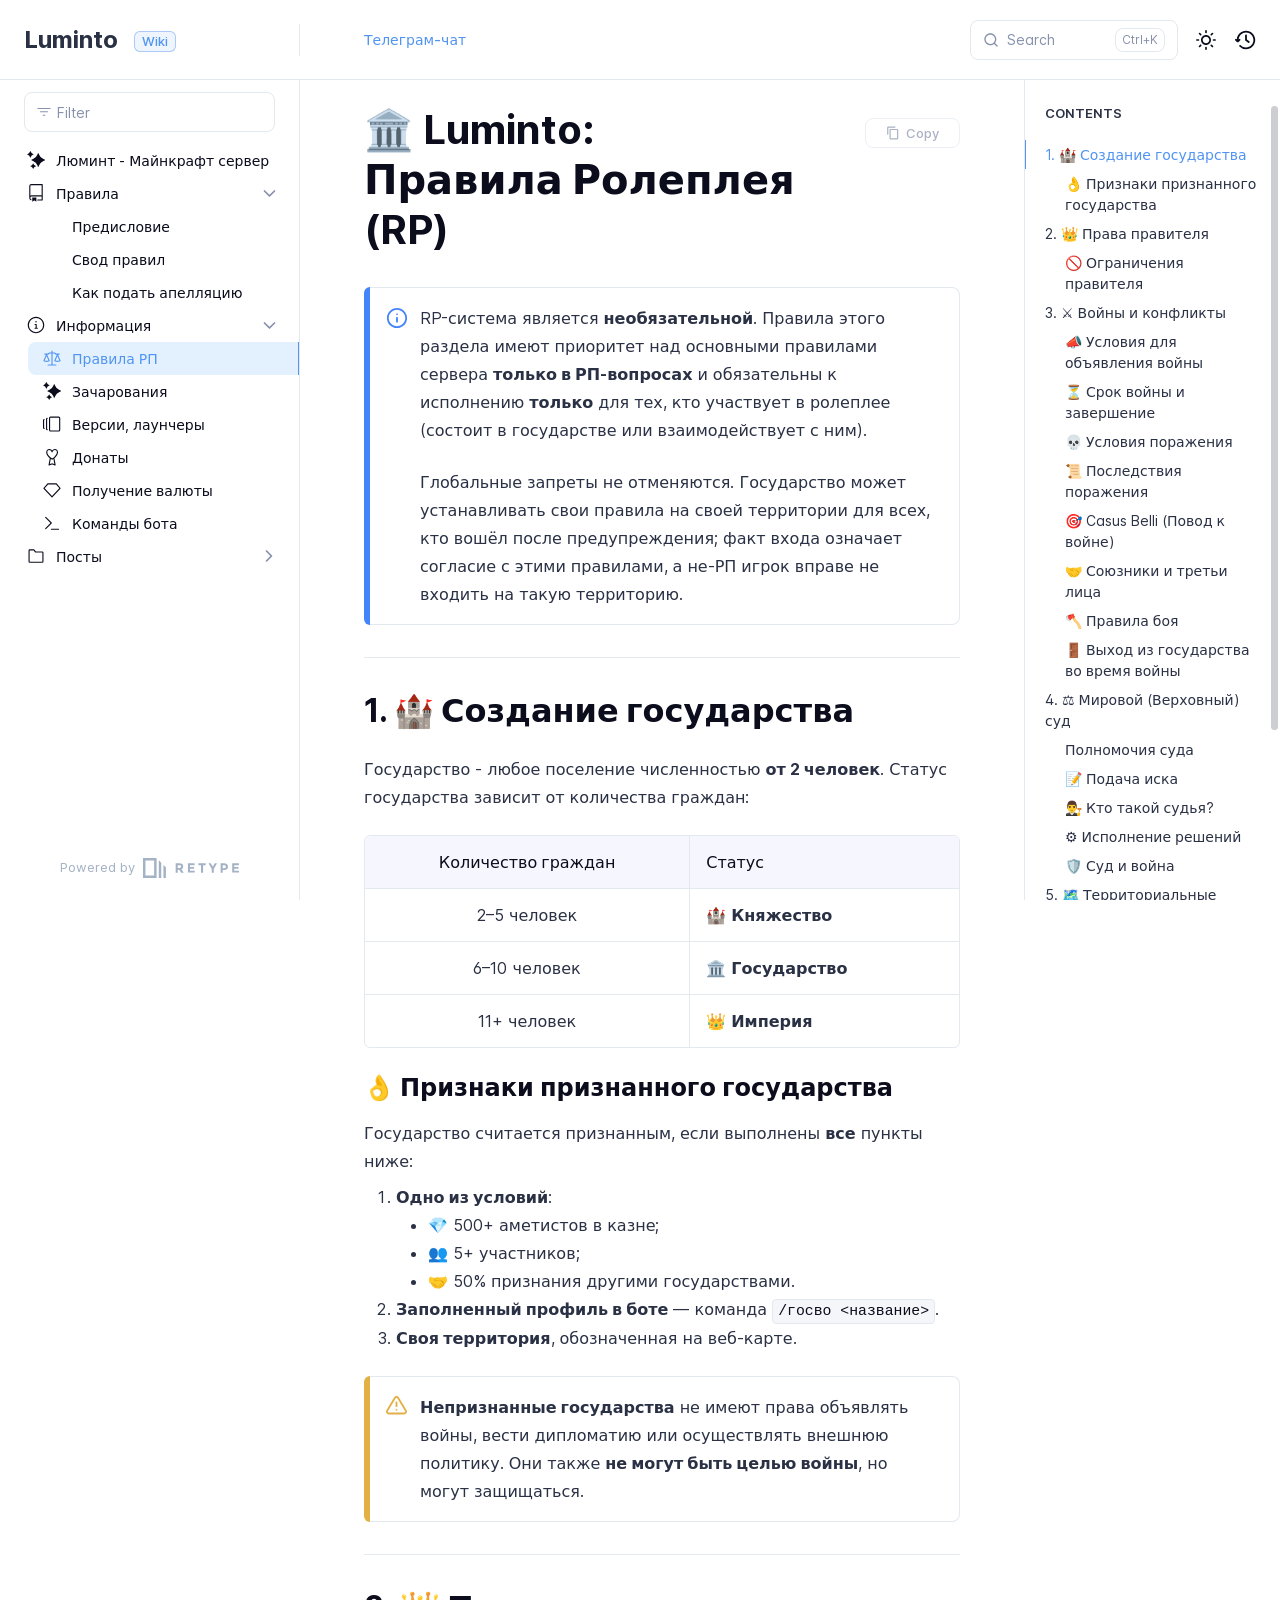
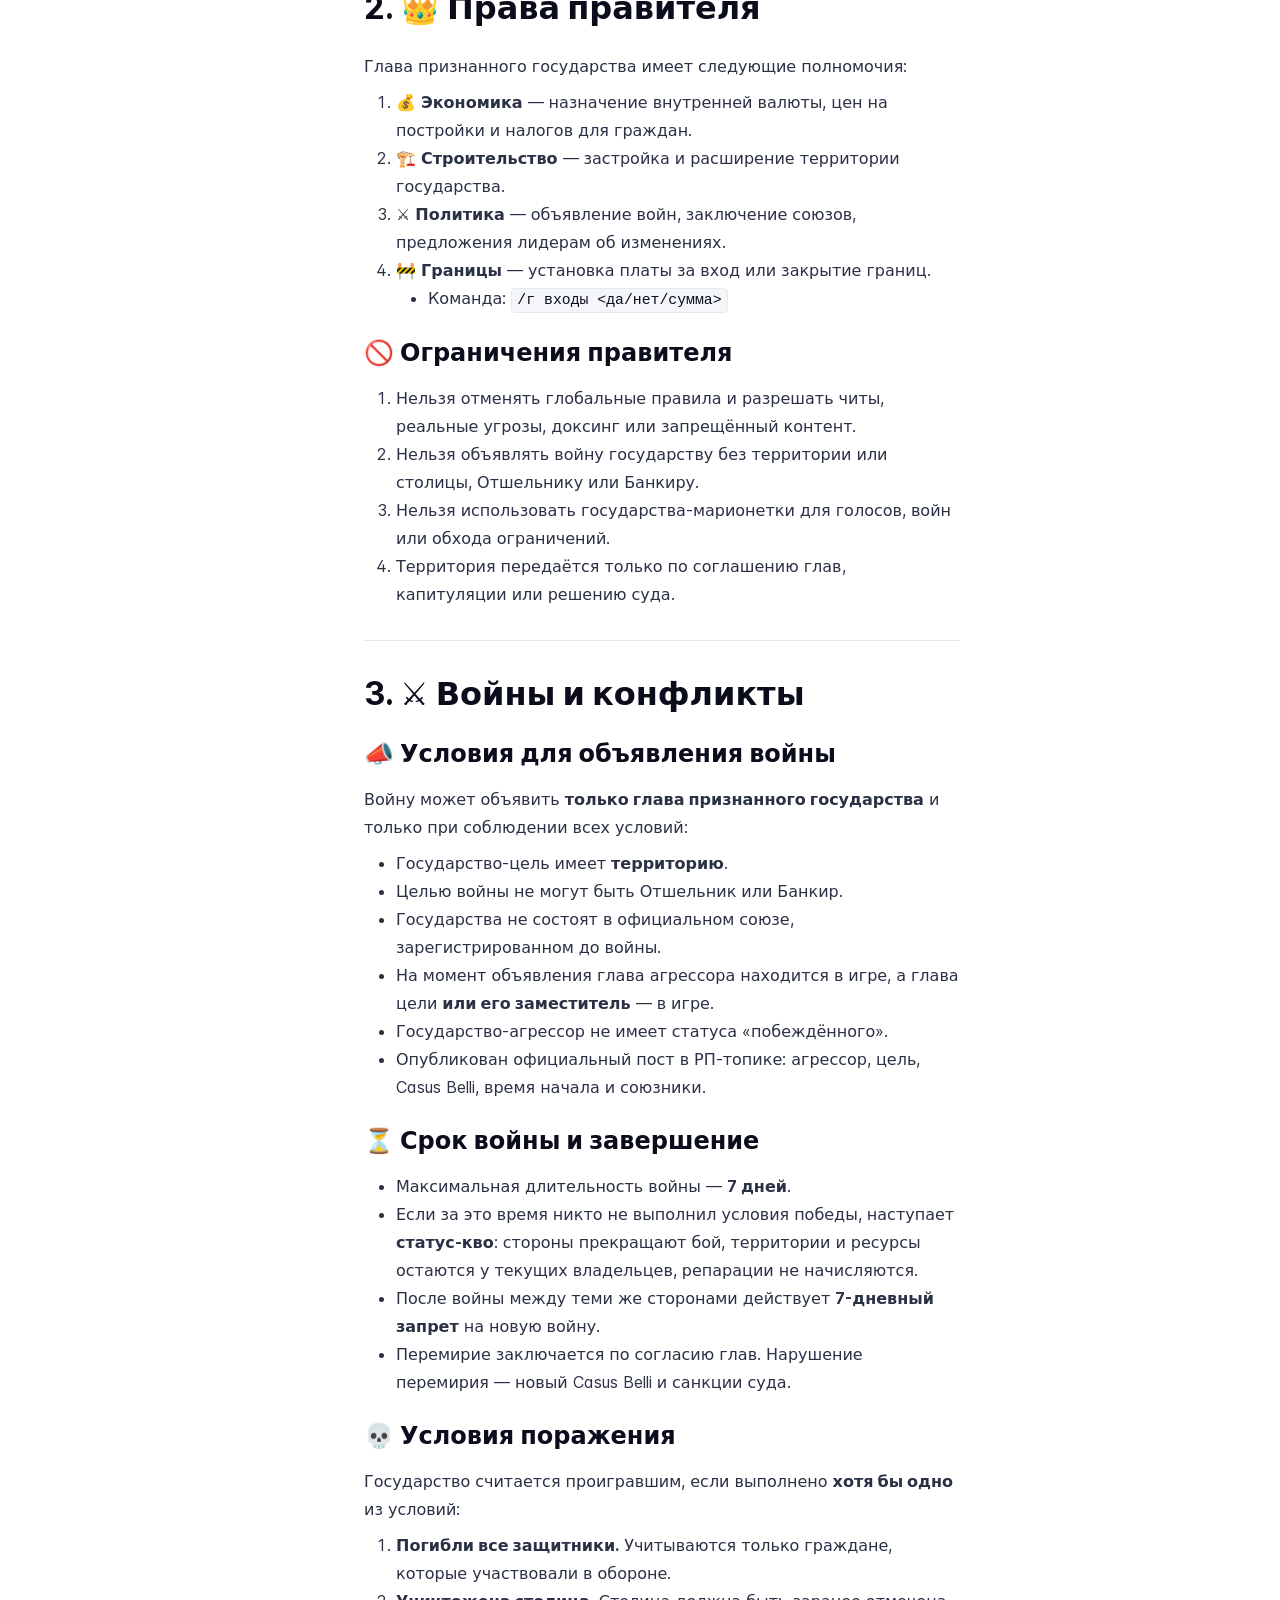
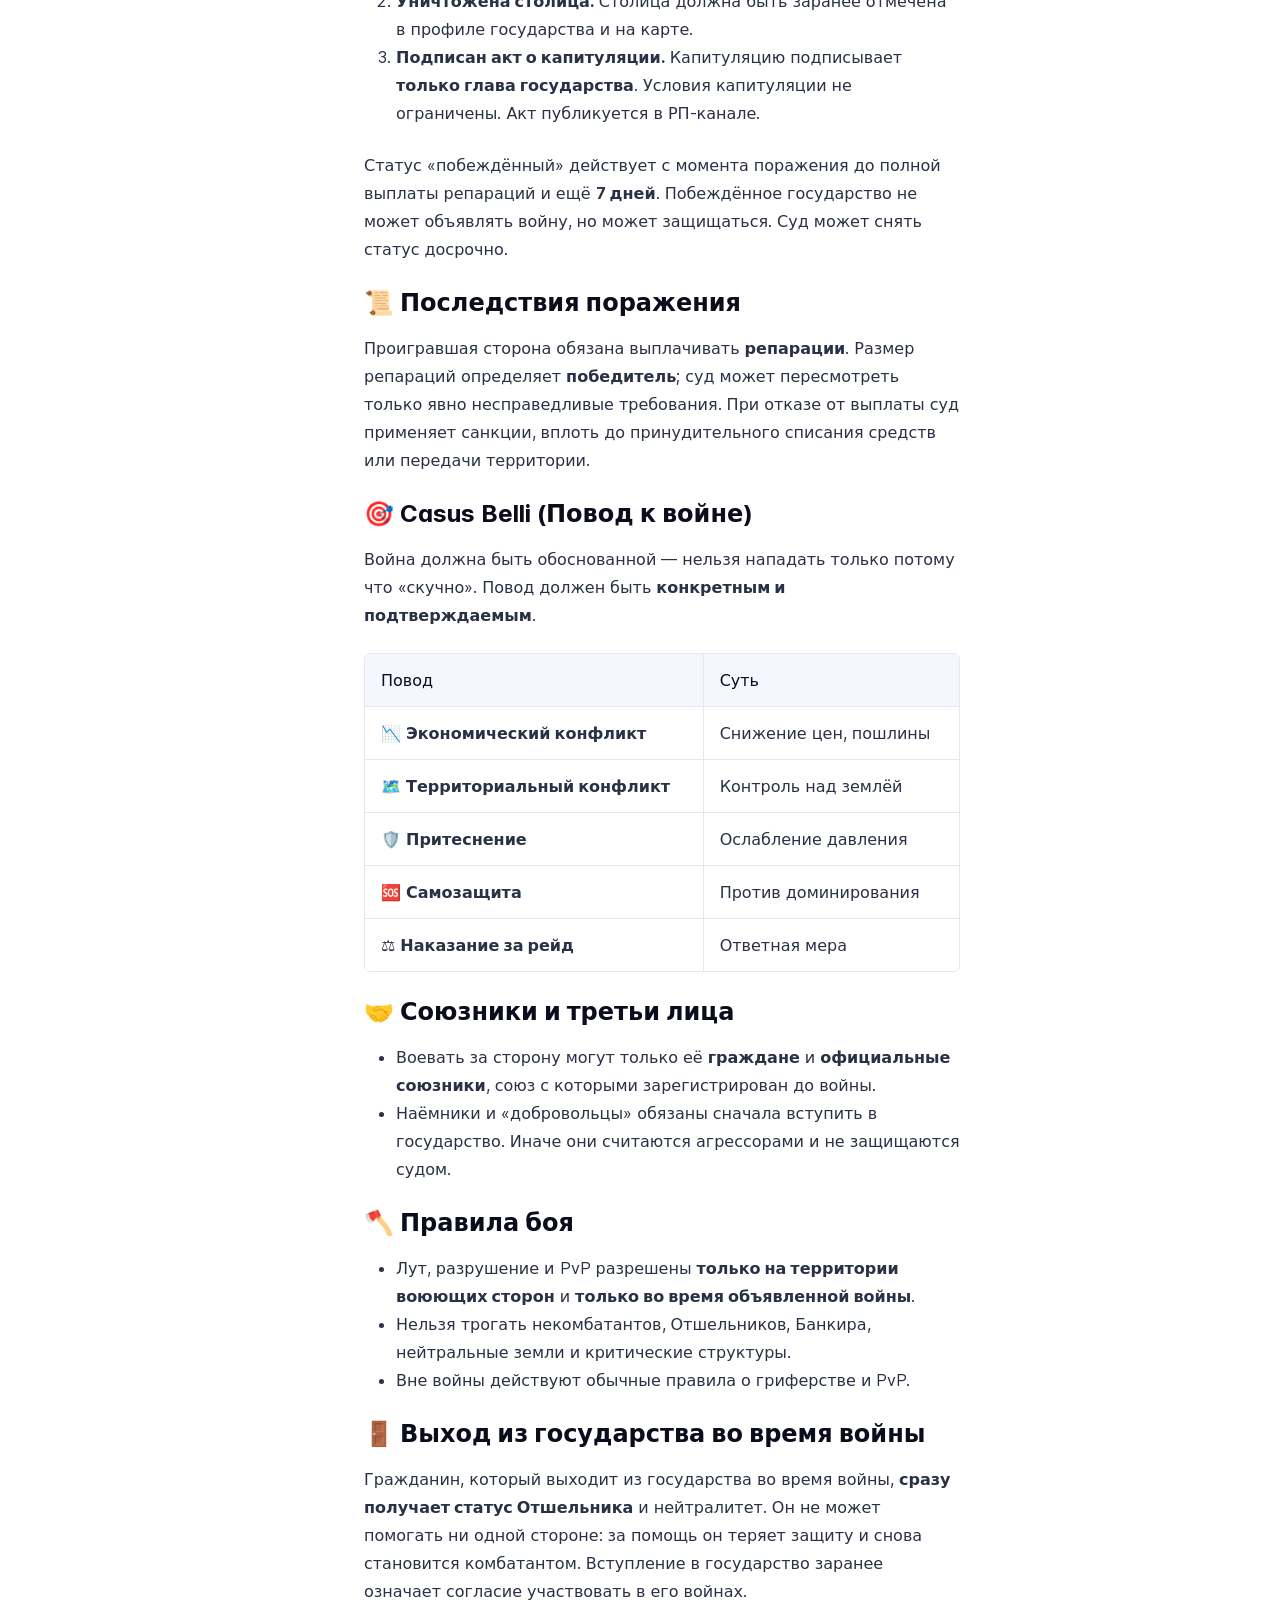
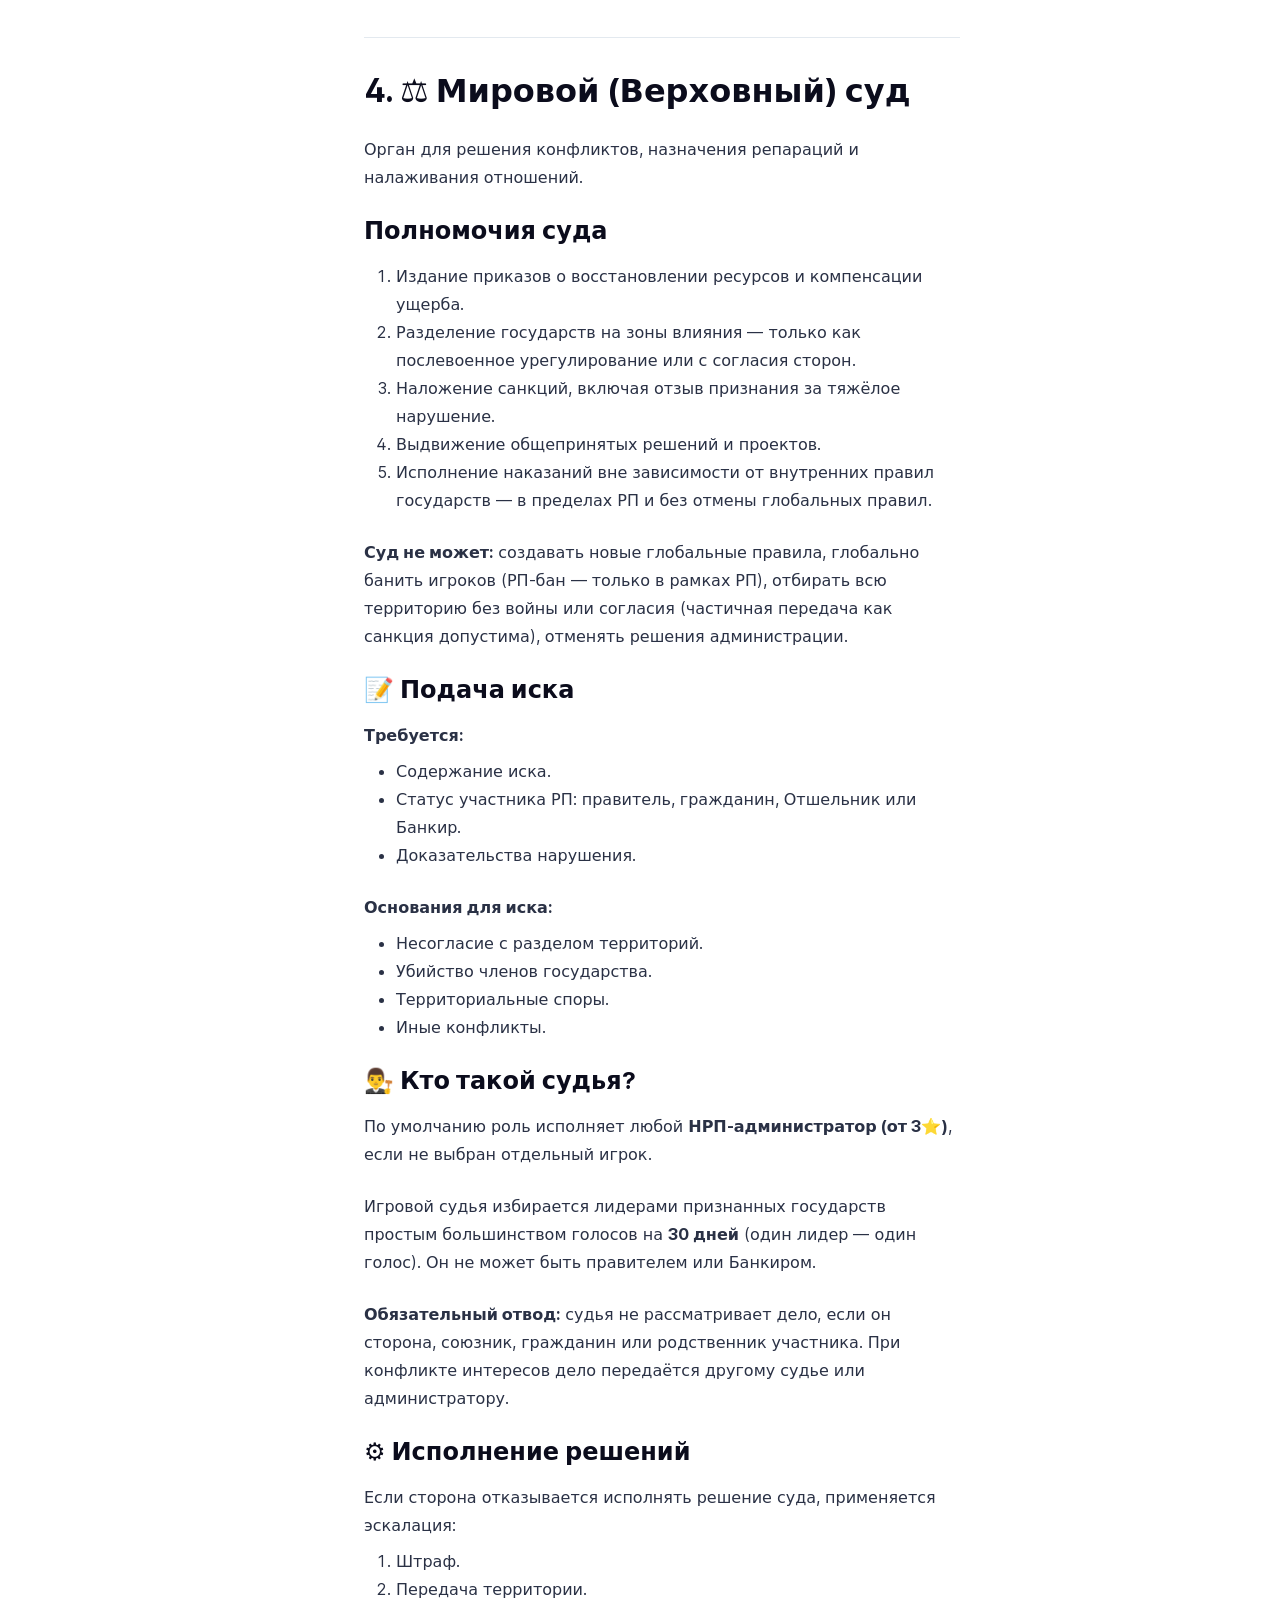
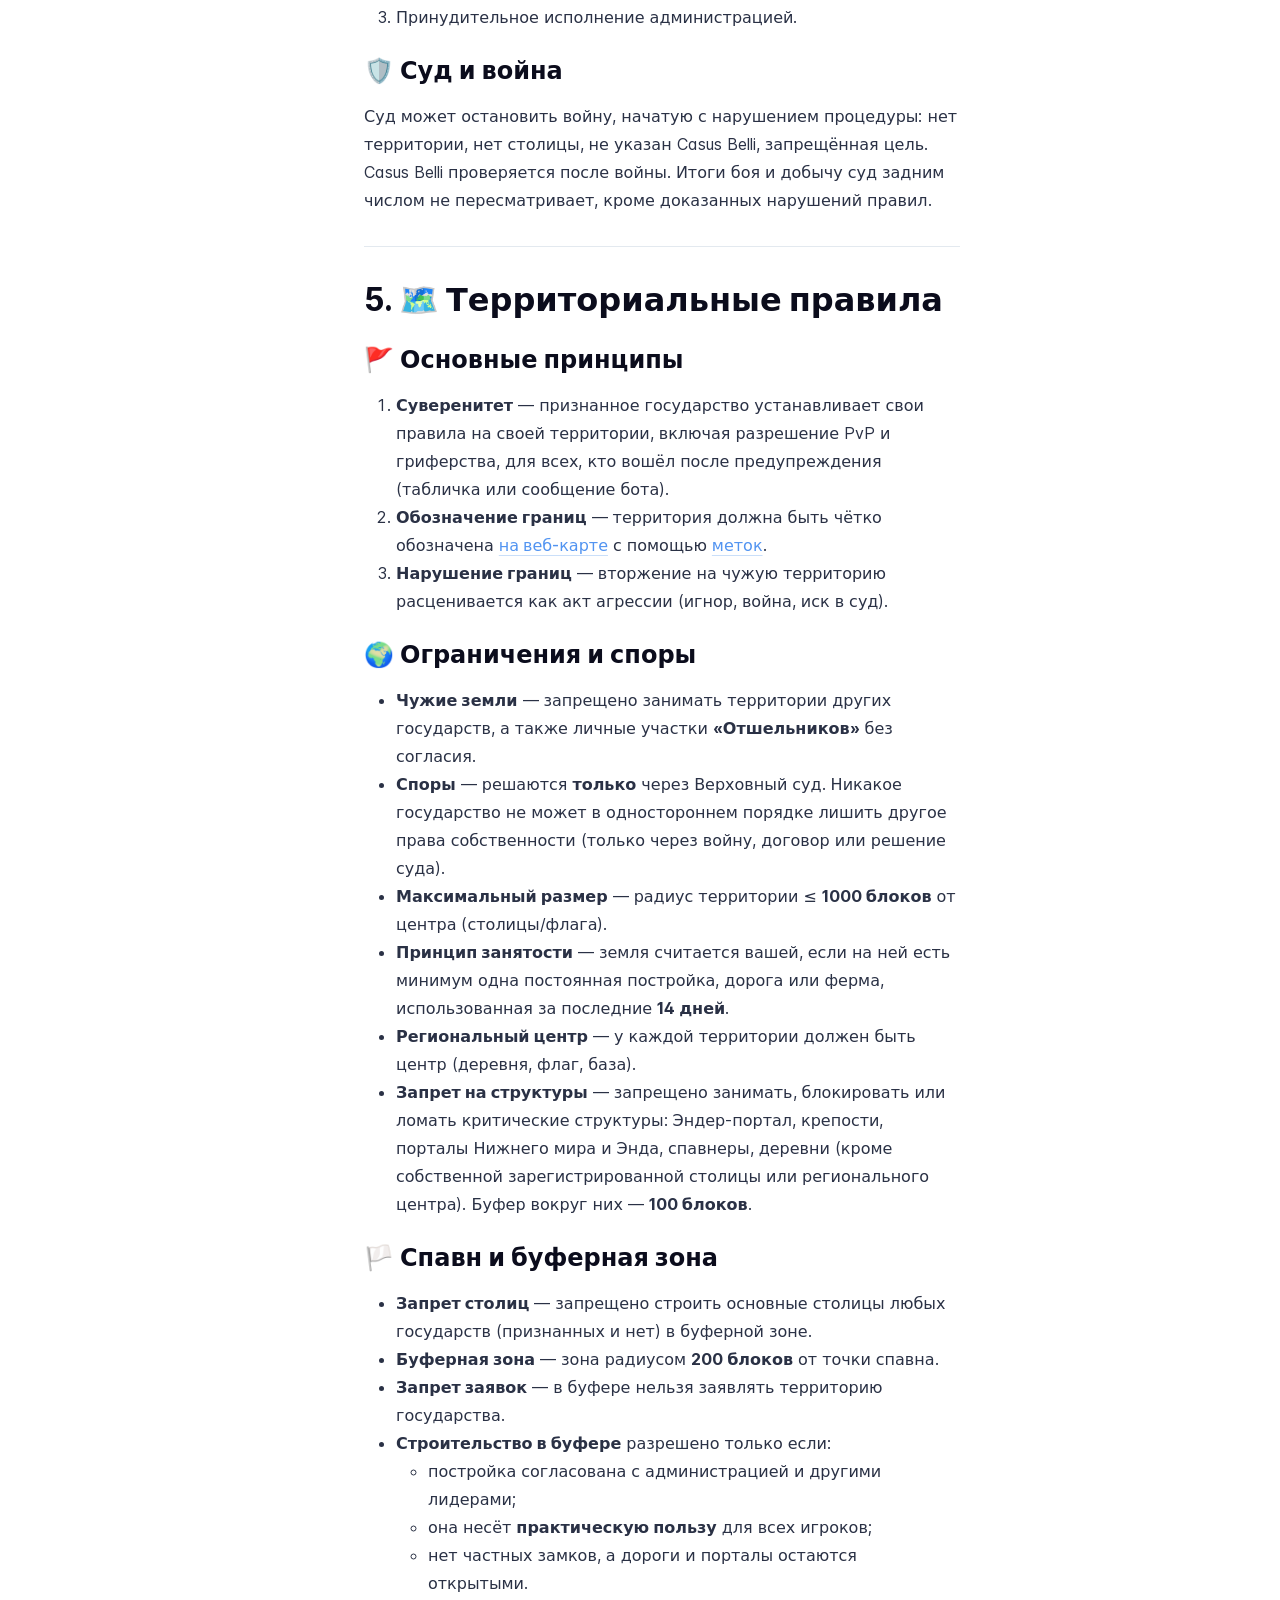
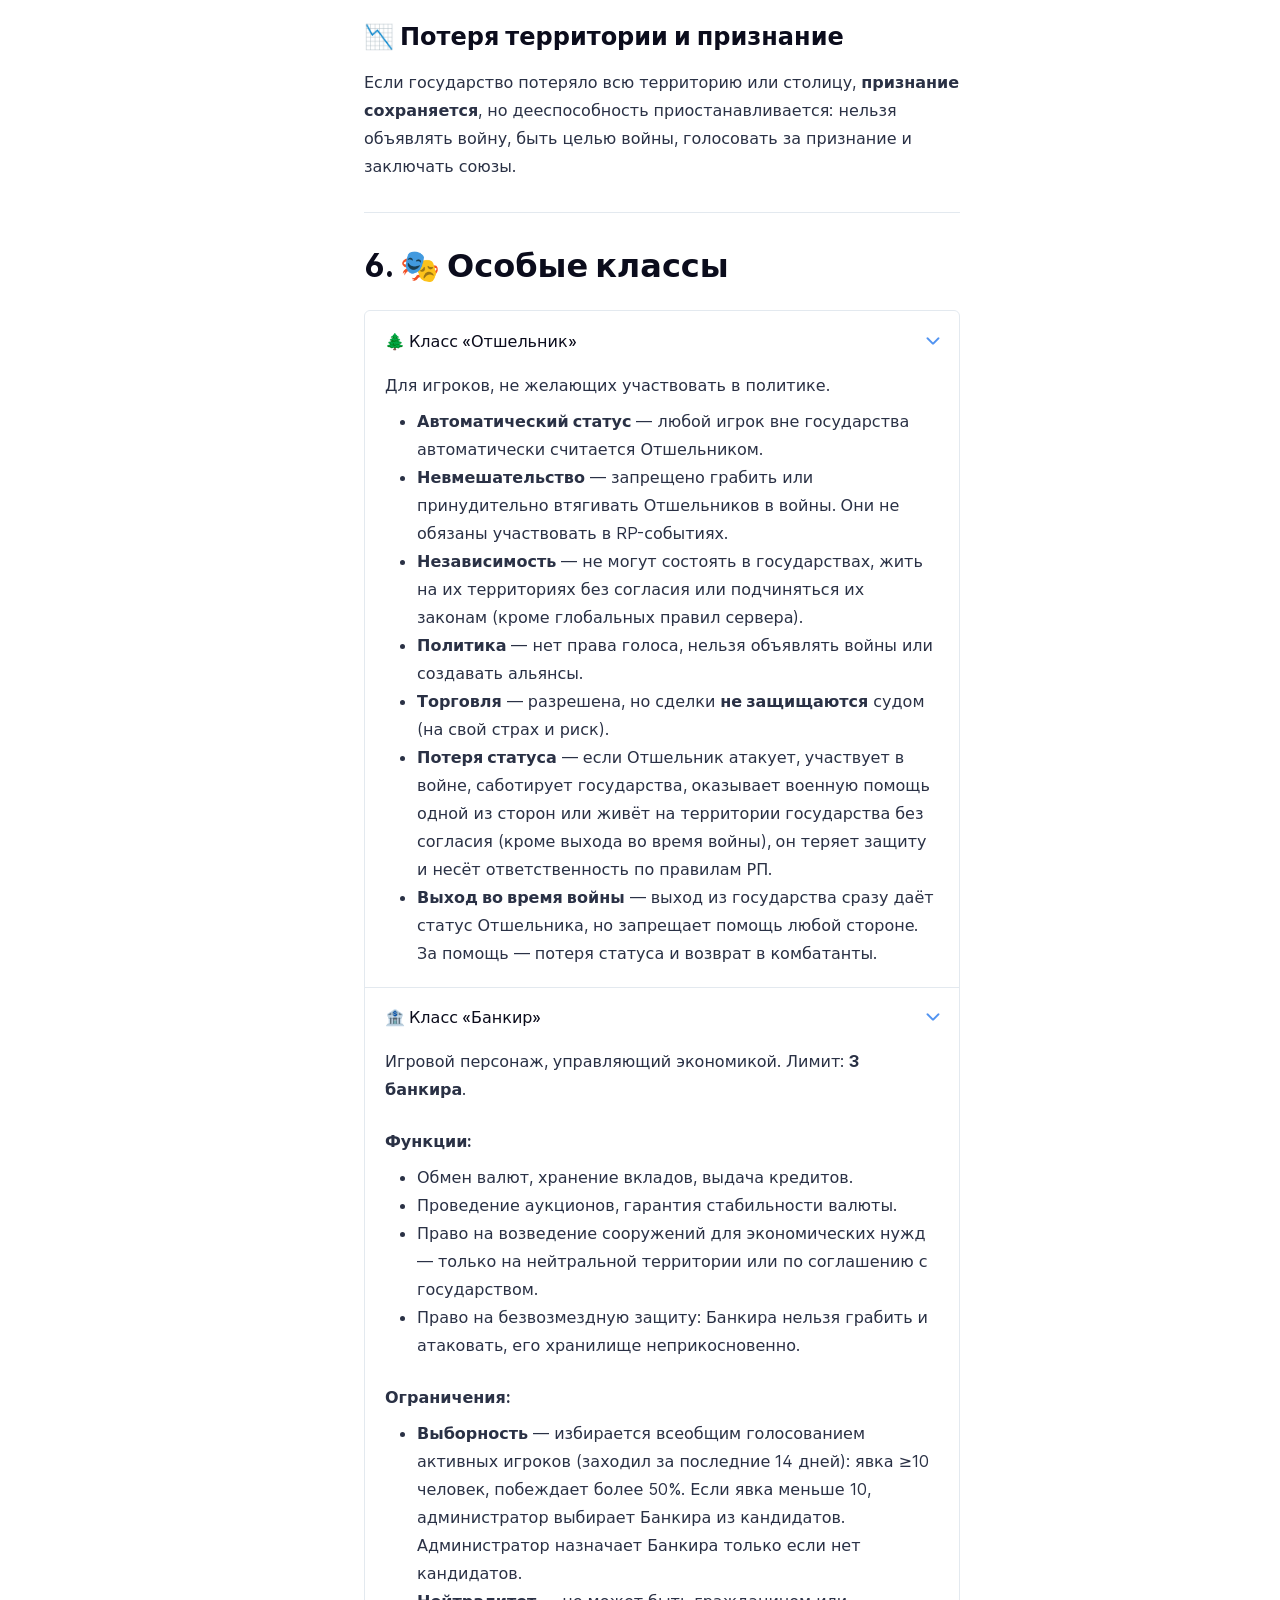
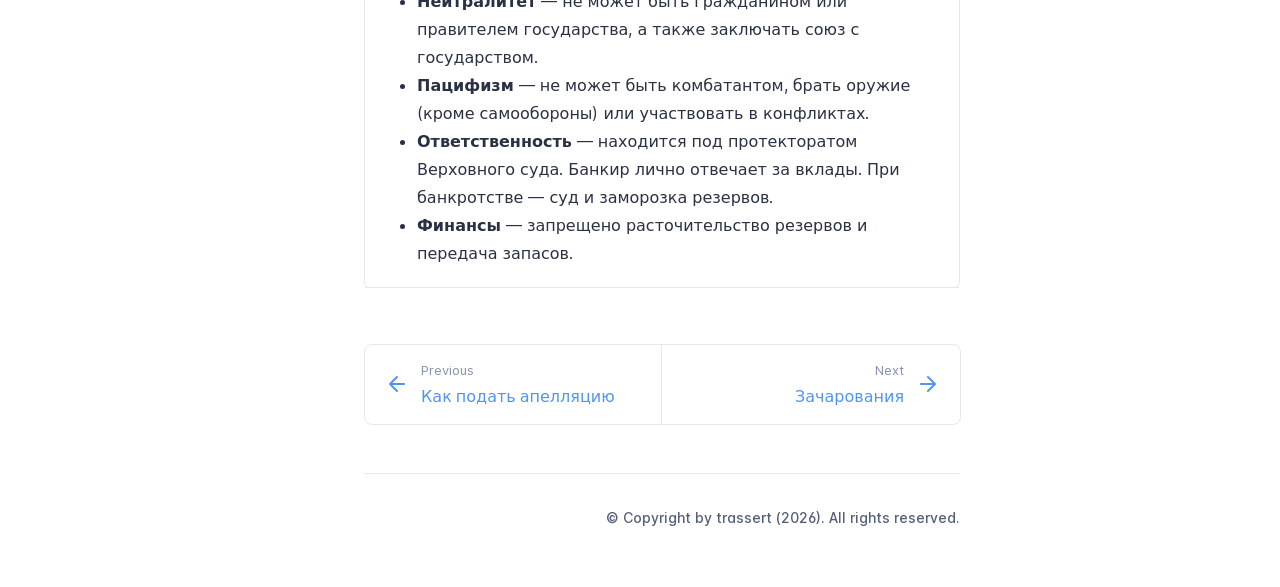
<file: info/roleplay/index.html>
<!DOCTYPE html>
<html lang="en" class="h-full">
<head>
    <meta charset="UTF-8">
    <meta name="viewport" content="width=device-width,initial-scale=1">
    <meta name="color-scheme" content="light dark">
    <meta name="turbo-cache-control" content="no-cache" data-turbo-track="reload" data-track-token="4.6.0.848947215410">

    <!-- See retype.com -->
    <meta name="generator" content="Retype 4.6.0">

    <!-- Primary Meta Tags -->
    <title>&#127963;️ Luminto: Правила Ролеплея (RP)</title>
    <meta name="title" content="🏛️ Luminto: Правила Ролеплея (RP)">
    <meta name="description" content="RP-система является необязательной. Правила этого раздела имеют приоритет над основными правилами сервера только в РП-вопросах и обязательны к исполнению только для тех, кто участвует в ролеплее (состоит в государстве или взаимодействует с ним).">

    <!-- Canonical -->
    <link rel="canonical" href="https://wiki.lumintomc.ru/info/roleplay/">
    <link rel="sitemap" type="application/xml" title="Sitemap" href="https://wiki.lumintomc.ru/sitemap.xml">

    <!-- Open Graph -->
    <meta property="og:type" content="website">
    <meta property="og:url" content="https://wiki.lumintomc.ru/info/roleplay/">
    <meta property="og:title" content="🏛️ Luminto: Правила Ролеплея (RP)">
    <meta property="og:description" content="RP-система является необязательной. Правила этого раздела имеют приоритет над основными правилами сервера только в РП-вопросах и обязательны к исполнению только для тех, кто участвует в ролеплее (состоит в государстве или взаимодействует с ним).">
    <meta property="og:site_name" content="Luminto">
    <meta property="og:locale" content="en_US">

    <!-- Twitter -->
    <meta name="twitter:card" content="summary_large_image">
    <meta name="twitter:url" content="https://wiki.lumintomc.ru/info/roleplay/">
    <meta name="twitter:title" content="🏛️ Luminto: Правила Ролеплея (RP)">
    <meta name="twitter:description" content="RP-система является необязательной. Правила этого раздела имеют приоритет над основными правилами сервера только в РП-вопросах и обязательны к исполнению только для тех, кто участвует в ролеплее (состоит в государстве или взаимодействует с ним).">

    <!-- Alternate Markdown -->
    <link rel="alternate" type="text/markdown" href="https://wiki.lumintomc.ru/info/roleplay.md">

    <script data-cfasync="false">(function(){var cl=document.documentElement.classList,ls=localStorage.getItem("retype_scheme"),hd=cl.contains("dark"),hl=cl.contains("light"),wm=window.matchMedia&&window.matchMedia("(prefers-color-scheme: dark)").matches;if(ls==="dark"||(!ls&&wm&&!hd&&!hl)){cl.remove("light");cl.add("dark")}else if(ls==="light"||(!ls&&!wm&&!hd&&!hl)){cl.remove("dark");cl.add("light")}})();</script>

    <link href="../../resources/css/retype.css?v=4.6.0.848947215410" rel="stylesheet">

    <script data-cfasync="false" src="../../resources/js/config.js?v=4.6.0.848947215410" data-turbo-eval="false" defer></script>
    <script data-cfasync="false" src="../../resources/js/retype.js?v=4.6.0" data-turbo-eval="false" defer></script>
    <script id="lunr-js" data-cfasync="false" src="../../resources/js/lunr.js?v=4.6.0.848947215410" data-turbo-eval="false" defer></script>
</head>
<body>
    <div id="retype-app" class="relative text-base antialiased text-base-text bg-base-bg font-body">
    <div class="absolute bottom-0 left-0" style="top: 5rem; right: 50%"></div>

    <header id="retype-header" class="sticky top-0 z-30 flex w-full h-16 bg-header-bg border-b border-header-border md:h-20">
        <div class="container relative flex items-center justify-between pr-6 grow md:justify-start">
            <!-- Mobile menu button skeleton -->
            <button v-cloak class="skeleton retype-mobile-menu-button flex items-center justify-center shrink-0 overflow-hidden dark:text-white focus:outline-hidden rounded-full w-10 h-10 ml-3.5 md:hidden"><svg xmlns="http://www.w3.org/2000/svg" class="mb-px shrink-0" width="24" height="24" viewBox="0 0 24 24" role="presentation" style="margin-bottom: 0px;"><g fill="currentColor"><path d="M2 4h20v2H2zM2 11h20v2H2zM2 18h20v2H2z"></path></g></svg></button>
            <div v-cloak id="retype-sidebar-left-toggle-button"></div>
    
            <!-- Logo -->
            <div class="flex items-center justify-between h-full py-2 md:w-75">
                <div class="flex items-center px-2 md:px-6">
                    <a id="retype-branding-logo" href="https://wiki.lumintomc.ru/" class="flex items-center leading-snug text-2xl">
                        <span class="dark:text-white font-bold line-clamp-1 md:line-clamp-2">Luminto</span>
                    </a><span id="retype-branding-label" class="inline-flex mt-1 px-2 py-1 ml-4 text-xs font-medium leading-none items-center rounded-md bg-branding-label-bg text-branding-label-text ring-1 ring-branding-label-border ring-inset md:inline-block">Wiki</span>
                </div>
    
                <span class="hidden h-8 border-r md:inline-block border-base-border"></span>
            </div>
    
            <div class="flex justify-between md:grow">
                <!-- Top Nav -->
                <nav id="retype-header-nav" class="hidden md:flex">
                    <ul class="flex flex-col mb-4 md:pl-16 md:mb-0 md:flex-row md:items-center">
                        <li class="mr-6">
                            <a class="py-2 md:mb-0 inline-flex items-center text-sm whitespace-nowrap transition-colors duration-200 ease-linear md:text-header-text font-header-text hover:text-header-text-hover" href="https://t.me/lumintomc">Телеграм-чат</a>
                        </li>
    
                    </ul>
                </nav>
    
                <div v-cloak class="flex justify-end grow">
                    <div id="retype-mobile-search-button"></div>
                    <doc-search-desktop></doc-search-desktop>
    
                    <doc-theme-switch class="lg:ml-2"></doc-theme-switch>
                    <doc-history></doc-history>
                </div>
            </div>
        </div>
    </header>


    <div id="retype-container" class="container relative flex bg-white">
        <!-- Sidebar Skeleton -->
        <div v-cloak class="fixed flex flex-col shrink-0 duration-300 ease-in-out bg-sidebar-left-bg border-sidebar-left-border sidebar top-20 w-75 border-r h-screen md:sticky transition-transform skeleton">
        
            <div class="flex items-center h-16 px-6">
                <input id="retype-filter-input-mock" class="w-full h-10 pl-8 px-3 py-2 transition-colors duration-200 ease-linear bg-filter-bg border border-filter-border rounded-lg shadow-none md:text-sm hover:border-filter-border-hover focus:outline-hidden focus:border-filter-border-focus placeholder-filter-placeholder" type="text">
            </div>
        
            <div class="pl-6 mt-1 mb-4">
                <div class="w-32 h-3 mb-4 bg-skeleton-bg rounded-full loading"></div>
                <div class="w-48 h-3 mb-4 bg-skeleton-bg rounded-full loading"></div>
                <div class="w-40 h-3 mb-4 bg-skeleton-bg rounded-full loading"></div>
                <div class="w-32 h-3 mb-4 bg-skeleton-bg rounded-full loading"></div>
                <div class="w-48 h-3 mb-4 bg-skeleton-bg rounded-full loading"></div>
                <div class="w-40 h-3 mb-4 bg-skeleton-bg rounded-full loading"></div>
            </div>
        
            <div class="shrink-0 mt-auto bg-transparent dark:border-base-border">
                <a class="flex items-center justify-center flex-nowrap h-16 text-gray-350 dark:text-dark-400 hover:text-gray-600 dark:hover:text-dark-300 transition-colors duration-150 ease-in docs-powered-by" target="_blank" href="https://retype.com/" rel="noopener">
                    <span class="text-xs whitespace-nowrap">Powered by</span>
                    <svg xmlns="http://www.w3.org/2000/svg" class="ml-2" fill="currentColor" width="96" height="20" overflow="visible"><path d="M0 0v20h13.59V0H0zm11.15 17.54H2.44V2.46h8.71v15.08zM15.8 20h2.44V4.67L15.8 2.22zM20.45 6.89V20h2.44V9.34z"/><g><path d="M40.16 8.44c0 1.49-.59 2.45-1.75 2.88l2.34 3.32h-2.53l-2.04-2.96h-1.43v2.96h-2.06V5.36h3.5c1.43 0 2.46.24 3.07.73s.9 1.27.9 2.35zm-2.48 1.1c.26-.23.38-.59.38-1.09 0-.5-.13-.84-.4-1.03s-.73-.28-1.39-.28h-1.54v2.75h1.5c.72 0 1.2-.12 1.45-.35zM51.56 5.36V7.2h-4.59v1.91h4.13v1.76h-4.13v1.92h4.74v1.83h-6.79V5.36h6.64zM60.09 7.15v7.48h-2.06V7.15h-2.61V5.36h7.28v1.79h-2.61zM70.81 14.64h-2.06v-3.66l-3.19-5.61h2.23l1.99 3.45 1.99-3.45H74l-3.19 5.61v3.66zM83.99 6.19c.65.55.97 1.4.97 2.55s-.33 1.98-1 2.51-1.68.8-3.04.8h-1.23v2.59h-2.06V5.36h3.26c1.42 0 2.45.28 3.1.83zm-1.51 3.65c.25-.28.37-.69.37-1.22s-.16-.92-.48-1.14c-.32-.23-.82-.34-1.5-.34H79.7v3.12h1.38c.68 0 1.15-.14 1.4-.42zM95.85 5.36V7.2h-4.59v1.91h4.13v1.76h-4.13v1.92H96v1.83h-6.79V5.36h6.64z"/></g></svg>
                </a>
            </div>
        </div>
        
        <!-- Sidebar component -->
        <doc-sidebar v-cloak>
            <template #sidebar-footer>
                <div class="shrink-0 mt-auto border-t md:bg-transparent md:border-none dark:border-base-border">
        
                    <div class="py-3 px-6 md:hidden border-b dark:border-base-border">
                        <nav>
                            <ul class="flex flex-wrap justify-center items-center">
                                <li class="mr-6">
                                    <a class="block py-1 inline-flex items-center text-sm whitespace-nowrap transition-colors duration-200 ease-linear md:text-header-text font-header-text hover:text-header-text-hover" href="https://t.me/lumintomc">Телеграм-чат</a>
                                </li>
        
                            </ul>
                        </nav>
                    </div>
        
                    <a class="flex items-center justify-center flex-nowrap h-16 text-gray-350 dark:text-dark-400 hover:text-gray-600 dark:hover:text-dark-300 transition-colors duration-150 ease-in docs-powered-by" target="_blank" href="https://retype.com/" rel="noopener">
                        <span class="text-xs whitespace-nowrap">Powered by</span>
                        <svg xmlns="http://www.w3.org/2000/svg" class="ml-2" fill="currentColor" width="96" height="20" overflow="visible"><path d="M0 0v20h13.59V0H0zm11.15 17.54H2.44V2.46h8.71v15.08zM15.8 20h2.44V4.67L15.8 2.22zM20.45 6.89V20h2.44V9.34z"/><g><path d="M40.16 8.44c0 1.49-.59 2.45-1.75 2.88l2.34 3.32h-2.53l-2.04-2.96h-1.43v2.96h-2.06V5.36h3.5c1.43 0 2.46.24 3.07.73s.9 1.27.9 2.35zm-2.48 1.1c.26-.23.38-.59.38-1.09 0-.5-.13-.84-.4-1.03s-.73-.28-1.39-.28h-1.54v2.75h1.5c.72 0 1.2-.12 1.45-.35zM51.56 5.36V7.2h-4.59v1.91h4.13v1.76h-4.13v1.92h4.74v1.83h-6.79V5.36h6.64zM60.09 7.15v7.48h-2.06V7.15h-2.61V5.36h7.28v1.79h-2.61zM70.81 14.64h-2.06v-3.66l-3.19-5.61h2.23l1.99 3.45 1.99-3.45H74l-3.19 5.61v3.66zM83.99 6.19c.65.55.97 1.4.97 2.55s-.33 1.98-1 2.51-1.68.8-3.04.8h-1.23v2.59h-2.06V5.36h3.26c1.42 0 2.45.28 3.1.83zm-1.51 3.65c.25-.28.37-.69.37-1.22s-.16-.92-.48-1.14c-.32-.23-.82-.34-1.5-.34H79.7v3.12h1.38c.68 0 1.15-.14 1.4-.42zM95.85 5.36V7.2h-4.59v1.91h4.13v1.76h-4.13v1.92H96v1.83h-6.79V5.36h6.64z"/></g></svg>
                    </a>
                </div>
            </template>
        </doc-sidebar>

        <div class="grow min-w-0 bg-body-bg">
            <!-- Render "toolbar" template here on api pages --><!-- Render page content -->
<div class="flex">
    <div id="retype-main" class="min-w-0 p-4 grow md:px-16">
        <main class="relative pb-12 lg:pt-2">
            <div class="relative retype-markdown" id="retype-content">
                <!-- Rendered if sidebar right is enabled -->
                <div id="retype-sidebar-right-toggle"></div>
                <doc-page-actions></doc-page-actions>

                <!-- Page content  -->
<h1 id="-luminto-правила-ролеплея-rp"><span class="docs-emoji">&#x1F3DB;&#xFE0F;</span> Luminto: Правила Ролеплея (RP)</h1>
<div class="flex mb-6">
    <div class="shrink-0 w-1.5 rounded-tl-lg rounded-bl-lg bg-callout-primary"></div>
    <div class="flex w-full py-4 border border-l-0 rounded-tr-lg rounded-br-lg doc-callout bg-callout-base-bg border-callout-base-border" role="alert">
        <div class="flex items-center ml-4 h-7">
            <svg xmlns="http://www.w3.org/2000/svg" class="block text-callout-primary" width="22" height="22" viewBox="0 0 24 24" role="presentation">
                <g fill="currentColor"><g>
                    <path d="M12 1C5.93 1 1 5.93 1 12s4.93 11 11 11 11-4.93 11-11S18.07 1 12 1zm0 20c-4.96 0-9-4.04-9-9s4.04-9 9-9 9 4.04 9 9-4.04 9-9 9z"></path>
                    <path d="M12 11c-.55 0-1 .45-1 1v4c0 .55.45 1 1 1s1-.45 1-1v-4c0-.55-.45-1-1-1zM12.01 7c-.56 0-1 .45-1 1s.45 1 1 1 1-.45 1-1-.45-1-1-1z"></path>
                    <path fill="none" d="M0 0h24v24H0z"></path>
                </g></g>
            </svg>
        </div>
        <div class="pr-5 ml-3 w-full">
<p>RP-система является <strong>необязательной</strong>. Правила этого раздела имеют приоритет над основными правилами сервера <strong>только в РП-вопросах</strong> и обязательны к исполнению <strong>только</strong> для тех, кто участвует в ролеплее (состоит в государстве или взаимодействует с ним).</p>
<p>Глобальные запреты не отменяются. Государство может устанавливать свои правила на своей территории для всех, кто вошёл после предупреждения; факт входа означает согласие с этими правилами, а не-РП игрок вправе не входить на такую территорию.</p>
        </div>
    </div>
</div>
<hr>
<h2 id="1--создание-государства">1. <span class="docs-emoji">&#x1F3F0;</span> Создание государства</h2>
<p>Государство - любое поселение численностью <strong>от 2 человек</strong>. Статус государства зависит от количества граждан:</p>
<retype-table copy-text="| Количество граждан | Статус |
| :---: | :--- |
| 2–5 человек | 🏰 **Княжество** |
| 6–10 человек | 🏛️ **Государство** |
| 11+ человек | 👑 **Империя** |">
<div class="table-wrapper scrollbar overflow-hidden">
<table class="comfortable">
<thead>
<tr>
<th style="text-align: center;">Количество граждан</th>
<th style="text-align: left;">Статус</th>
</tr>
</thead>
<tbody>
<tr>
<td style="text-align: center;">2–5 человек</td>
<td style="text-align: left;"><span class="docs-emoji">&#x1F3F0;</span> <strong>Княжество</strong></td>
</tr>
<tr>
<td style="text-align: center;">6–10 человек</td>
<td style="text-align: left;"><span class="docs-emoji">&#x1F3DB;&#xFE0F;</span> <strong>Государство</strong></td>
</tr>
<tr>
<td style="text-align: center;">11+ человек</td>
<td style="text-align: left;"><span class="docs-emoji">&#x1F451;</span> <strong>Империя</strong></td>
</tr>
</tbody>
</table>
</div>
</retype-table>
<h3 id="-признаки-признанного-государства"><span class="docs-emoji">&#x1F44C;</span> Признаки признанного государства</h3>
<p>Государство считается признанным, если выполнены <strong>все</strong> пункты ниже:</p>
<ol>
<li><strong>Одно из условий</strong>:
<ul>
<li><span class="docs-emoji">&#x1F48E;</span> 500+ аметистов в казне;</li>
<li><span class="docs-emoji">&#x1F465;</span> 5+ участников;</li>
<li><span class="docs-emoji">&#x1F91D;</span> 50% признания другими государствами.</li>
</ul>
</li>
<li><strong>Заполненный профиль в боте</strong> — команда <code translate="no" v-pre>/госво &lt;название&gt;</code>.</li>
<li><strong>Своя территория</strong>, обозначенная на веб-карте.</li>
</ol>
<div class="flex mb-6">
    <div class="shrink-0 w-1.5 rounded-tl-lg rounded-bl-lg bg-callout-warning"></div>
    <div class="flex w-full py-4 border border-l-0 rounded-tr-lg rounded-br-lg doc-callout bg-callout-base-bg border-callout-base-border" role="alert">
        <div class="flex items-center ml-4 h-7">
            <svg xmlns="http://www.w3.org/2000/svg" class="block text-callout-warning" width="22" height="22" viewBox="0 0 24 24" role="presentation">
                <g fill="currentColor"><g>
                    <path d="M22.48 15.59L14.01 1.45A2.968 2.968 0 0012.16.09c-.78-.19-1.58-.07-2.27.35-.41.25-.76.6-1.01 1.01v.01L.4 15.6c-.83 1.43-.33 3.27 1.1 4.1.45.26.95.4 1.48.4h16.95c.8-.01 1.55-.33 2.11-.9.56-.57.87-1.33.86-2.13a3.04 3.04 0 00-.42-1.48zm-1.87 2.21c-.19.19-.44.3-.69.3H2.99c-.17 0-.34-.05-.49-.13a.992.992 0 01-.37-1.35L10.6 2.48c.08-.14.2-.25.34-.33a.992.992 0 011.37.33l8.46 14.13c.09.15.13.32.13.49 0 .26-.1.51-.29.7z"></path>
                    <path d="M11.45 12.1c.55 0 1-.45 1-1v-4c0-.55-.45-1-1-1s-1 .45-1 1v4c0 .56.45 1 1 1zM11.46 14.1c-.56 0-1 .45-1 1s.45 1 1 1 1-.45 1-1-.45-1-1-1z"></path>
                </g></g>
            </svg>
        </div>
        <div class="pr-5 ml-3 w-full">
<p><strong>Непризнанные государства</strong> не имеют права объявлять войны, вести дипломатию или осуществлять внешнюю политику. Они также <strong>не могут быть целью войны</strong>, но могут защищаться.</p>
        </div>
    </div>
</div>
<hr>
<h2 id="2--права-правителя">2. <span class="docs-emoji">&#x1F451;</span> Права правителя</h2>
<p>Глава признанного государства имеет следующие полномочия:</p>
<ol>
<li><span class="docs-emoji">&#x1F4B0;</span> <strong>Экономика</strong> — назначение внутренней валюты, цен на постройки и налогов для граждан.</li>
<li><span class="docs-emoji">&#x1F3D7;&#xFE0F;</span> <strong>Строительство</strong> — застройка и расширение территории государства.</li>
<li><span class="docs-emoji">&#x2694;&#xFE0F;</span> <strong>Политика</strong> — объявление войн, заключение союзов, предложения лидерам об изменениях.</li>
<li><span class="docs-emoji">&#x1F6A7;</span> <strong>Границы</strong> — установка платы за вход или закрытие границ.
<ul>
<li>Команда: <code translate="no" v-pre>/г входы &lt;да/нет/сумма&gt;</code></li>
</ul>
</li>
</ol>
<h3 id="-ограничения-правителя"><span class="docs-emoji">&#x1F6AB;</span> Ограничения правителя</h3>
<ol>
<li>Нельзя отменять глобальные правила и разрешать читы, реальные угрозы, доксинг или запрещённый контент.</li>
<li>Нельзя объявлять войну государству без территории или столицы, Отшельнику или Банкиру.</li>
<li>Нельзя использовать государства-марионетки для голосов, войн или обхода ограничений.</li>
<li>Территория передаётся только по соглашению глав, капитуляции или решению суда.</li>
</ol>
<hr>
<h2 id="3--войны-и-конфликты">3. <span class="docs-emoji">&#x2694;&#xFE0F;</span> Войны и конфликты</h2>
<h3 id="-условия-для-объявления-войны"><span class="docs-emoji">&#x1F4E3;</span> Условия для объявления войны</h3>
<p>Войну может объявить <strong>только глава признанного государства</strong> и только при соблюдении всех условий:</p>
<ul>
<li>Государство-цель имеет <strong>территорию</strong>.</li>
<li>Целью войны не могут быть Отшельник или Банкир.</li>
<li>Государства не состоят в официальном союзе, зарегистрированном до войны.</li>
<li>На момент объявления глава агрессора находится в игре, а глава цели <strong>или его заместитель</strong> — в игре.</li>
<li>Государство-агрессор не имеет статуса «побеждённого».</li>
<li>Опубликован официальный пост в РП-топике: агрессор, цель, Casus Belli, время начала и союзники.</li>
</ul>
<h3 id="-срок-войны-и-завершение"><span class="docs-emoji">&#x23F3;</span> Срок войны и завершение</h3>
<ul>
<li>Максимальная длительность войны — <strong>7 дней</strong>.</li>
<li>Если за это время никто не выполнил условия победы, наступает <strong>статус-кво</strong>: стороны прекращают бой, территории и ресурсы остаются у текущих владельцев, репарации не начисляются.</li>
<li>После войны между теми же сторонами действует <strong>7-дневный запрет</strong> на новую войну.</li>
<li>Перемирие заключается по согласию глав. Нарушение перемирия — новый Casus Belli и санкции суда.</li>
</ul>
<h3 id="-условия-поражения"><span class="docs-emoji">&#x1F480;</span> Условия поражения</h3>
<p>Государство считается проигравшим, если выполнено <strong>хотя бы одно</strong> из условий:</p>
<ol>
<li><strong>Погибли все защитники.</strong> Учитываются только граждане, которые участвовали в обороне.</li>
<li><strong>Уничтожена столица.</strong> Столица должна быть заранее отмечена в профиле государства и на карте.</li>
<li><strong>Подписан акт о капитуляции.</strong> Капитуляцию подписывает <strong>только глава государства</strong>. Условия капитуляции не ограничены. Акт публикуется в РП-канале.</li>
</ol>
<p>Статус «побеждённый» действует с момента поражения до полной выплаты репараций и ещё <strong>7 дней</strong>. Побеждённое государство не может объявлять войну, но может защищаться. Суд может снять статус досрочно.</p>
<h3 id="-последствия-поражения"><span class="docs-emoji">&#x1F4DC;</span> Последствия поражения</h3>
<p>Проигравшая сторона обязана выплачивать <strong>репарации</strong>. Размер репараций определяет <strong>победитель</strong>; суд может пересмотреть только явно несправедливые требования. При отказе от выплаты суд применяет санкции, вплоть до принудительного списания средств или передачи территории.</p>
<h3 id="-casus-belli-повод-к-войне"><span class="docs-emoji">&#x1F3AF;</span> Casus Belli (Повод к войне)</h3>
<p>Война должна быть обоснованной — нельзя нападать только потому что «скучно». Повод должен быть <strong>конкретным и подтверждаемым</strong>.</p>
<retype-table copy-text="| Повод | Суть |
| :--- | :--- |
| 📉 **Экономический конфликт** | Снижение цен, пошлины |
| 🗺️ **Территориальный конфликт** | Контроль над землёй |
| 🛡️ **Притеснение** | Ослабление давления |
| 🆘 **Самозащита** | Против доминирования |
| ⚖️ **Наказание за рейд** | Ответная мера |">
<div class="table-wrapper scrollbar overflow-hidden">
<table class="comfortable">
<thead>
<tr>
<th style="text-align: left;">Повод</th>
<th style="text-align: left;">Суть</th>
</tr>
</thead>
<tbody>
<tr>
<td style="text-align: left;"><span class="docs-emoji">&#x1F4C9;</span> <strong>Экономический конфликт</strong></td>
<td style="text-align: left;">Снижение цен, пошлины</td>
</tr>
<tr>
<td style="text-align: left;"><span class="docs-emoji">&#x1F5FA;&#xFE0F;</span> <strong>Территориальный конфликт</strong></td>
<td style="text-align: left;">Контроль над землёй</td>
</tr>
<tr>
<td style="text-align: left;"><span class="docs-emoji">&#x1F6E1;&#xFE0F;</span> <strong>Притеснение</strong></td>
<td style="text-align: left;">Ослабление давления</td>
</tr>
<tr>
<td style="text-align: left;"><span class="docs-emoji">&#x1F198;</span> <strong>Самозащита</strong></td>
<td style="text-align: left;">Против доминирования</td>
</tr>
<tr>
<td style="text-align: left;"><span class="docs-emoji">&#x2696;&#xFE0F;</span> <strong>Наказание за рейд</strong></td>
<td style="text-align: left;">Ответная мера</td>
</tr>
</tbody>
</table>
</div>
</retype-table>
<h3 id="-союзники-и-третьи-лица"><span class="docs-emoji">&#x1F91D;</span> Союзники и третьи лица</h3>
<ul>
<li>Воевать за сторону могут только её <strong>граждане</strong> и <strong>официальные союзники</strong>, союз с которыми зарегистрирован до войны.</li>
<li>Наёмники и «добровольцы» обязаны сначала вступить в государство. Иначе они считаются агрессорами и не защищаются судом.</li>
</ul>
<h3 id="-правила-боя"><span class="docs-emoji">&#x1FA93;</span> Правила боя</h3>
<ul>
<li>Лут, разрушение и PvP разрешены <strong>только на территории воюющих сторон</strong> и <strong>только во время объявленной войны</strong>.</li>
<li>Нельзя трогать некомбатантов, Отшельников, Банкира, нейтральные земли и критические структуры.</li>
<li>Вне войны действуют обычные правила о гриферстве и PvP.</li>
</ul>
<h3 id="-выход-из-государства-во-время-войны"><span class="docs-emoji">&#x1F6AA;</span> Выход из государства во время войны</h3>
<p>Гражданин, который выходит из государства во время войны, <strong>сразу получает статус Отшельника</strong> и нейтралитет. Он не может помогать ни одной стороне: за помощь он теряет защиту и снова становится комбатантом. Вступление в государство заранее означает согласие участвовать в его войнах.</p>
<hr>
<h2 id="4--мировой-верховный-суд">4. <span class="docs-emoji">&#x2696;&#xFE0F;</span> Мировой (Верховный) суд</h2>
<p>Орган для решения конфликтов, назначения репараций и налаживания отношений.</p>
<h3 id="полномочия-суда">Полномочия суда</h3>
<ol>
<li>Издание приказов о восстановлении ресурсов и компенсации ущерба.</li>
<li>Разделение государств на зоны влияния — только как послевоенное урегулирование или с согласия сторон.</li>
<li>Наложение санкций, включая отзыв признания за тяжёлое нарушение.</li>
<li>Выдвижение общепринятых решений и проектов.</li>
<li>Исполнение наказаний вне зависимости от внутренних правил государств — в пределах РП и без отмены глобальных правил.</li>
</ol>
<p><strong>Суд не может:</strong> создавать новые глобальные правила, глобально банить игроков (РП-бан — только в рамках РП), отбирать всю территорию без войны или согласия (частичная передача как санкция допустима), отменять решения администрации.</p>
<h3 id="-подача-иска"><span class="docs-emoji">&#x1F4DD;</span> Подача иска</h3>
<p><strong>Требуется:</strong></p>
<ul>
<li>Содержание иска.</li>
<li>Статус участника РП: правитель, гражданин, Отшельник или Банкир.</li>
<li>Доказательства нарушения.</li>
</ul>
<p><strong>Основания для иска:</strong></p>
<ul>
<li>Несогласие с разделом территорий.</li>
<li>Убийство членов государства.</li>
<li>Территориальные споры.</li>
<li>Иные конфликты.</li>
</ul>
<h3 id="-кто-такой-судья"><span class="docs-emoji">&#x1F468;</span>‍<span class="docs-emoji">&#x2696;&#xFE0F;</span> Кто такой судья?</h3>
<p>По умолчанию роль исполняет любой <strong>НРП-администратор (от 3⭐)</strong>, если не выбран отдельный игрок.</p>
<p>Игровой судья избирается лидерами признанных государств простым большинством голосов на <strong>30 дней</strong> (один лидер — один голос). Он не может быть правителем или Банкиром.</p>
<p><strong>Обязательный отвод:</strong> судья не рассматривает дело, если он сторона, союзник, гражданин или родственник участника. При конфликте интересов дело передаётся другому судье или администратору.</p>
<h3 id="-исполнение-решений"><span class="docs-emoji">&#x2699;&#xFE0F;</span> Исполнение решений</h3>
<p>Если сторона отказывается исполнять решение суда, применяется эскалация:</p>
<ol>
<li>Штраф.</li>
<li>Передача территории.</li>
<li>Принудительное исполнение администрацией.</li>
</ol>
<h3 id="-суд-и-война">🛡 Суд и война</h3>
<p>Суд может остановить войну, начатую с нарушением процедуры: нет территории, нет столицы, не указан Casus Belli, запрещённая цель. Casus Belli проверяется после войны. Итоги боя и добычу суд задним числом не пересматривает, кроме доказанных нарушений правил.</p>
<hr>
<h2 id="5--территориальные-правила">5. <span class="docs-emoji">&#x1F5FA;&#xFE0F;</span> Территориальные правила</h2>
<h3 id="-основные-принципы"><span class="docs-emoji">&#x1F6A9;</span> Основные принципы</h3>
<ol>
<li><strong>Суверенитет</strong> — признанное государство устанавливает свои правила на своей территории, включая разрешение PvP и гриферства, для всех, кто вошёл после предупреждения (табличка или сообщение бота).</li>
<li><strong>Обозначение границ</strong> — территория должна быть чётко обозначена <a href="https://lumintomc.ru/map">на веб-карте</a> с помощью <a href="https://t.me/luminto_faq/74">меток</a>.</li>
<li><strong>Нарушение границ</strong> — вторжение на чужую территорию расценивается как акт агрессии (игнор, война, иск в суд).</li>
</ol>
<h3 id="-ограничения-и-споры"><span class="docs-emoji">&#x1F30D;</span> Ограничения и споры</h3>
<ul>
<li><strong>Чужие земли</strong> — запрещено занимать территории других государств, а также личные участки <strong>«Отшельников»</strong> без согласия.</li>
<li><strong>Споры</strong> — решаются <strong>только</strong> через Верховный суд. Никакое государство не может в одностороннем порядке лишить другое права собственности (только через войну, договор или решение суда).</li>
<li><strong>Максимальный размер</strong> — радиус территории ≤ <strong>1000 блоков</strong> от центра (столицы/флага).</li>
<li><strong>Принцип занятости</strong> — земля считается вашей, если на ней есть минимум одна постоянная постройка, дорога или ферма, использованная за последние <strong>14 дней</strong>.</li>
<li><strong>Региональный центр</strong> — у каждой территории должен быть центр (деревня, флаг, база).</li>
<li><strong>Запрет на структуры</strong> — запрещено занимать, блокировать или ломать критические структуры: Эндер-портал, крепости, порталы Нижнего мира и Энда, спавнеры, деревни (кроме собственной зарегистрированной столицы или регионального центра). Буфер вокруг них — <strong>100 блоков</strong>.</li>
</ul>
<h3 id="-спавн-и-буферная-зона"><span class="docs-emoji">&#x1F3F3;&#xFE0F;</span> Спавн и буферная зона</h3>
<ul>
<li><strong>Запрет столиц</strong> — запрещено строить основные столицы любых государств (признанных и нет) в буферной зоне.</li>
<li><strong>Буферная зона</strong> — зона радиусом <strong>200 блоков</strong> от точки спавна.</li>
<li><strong>Запрет заявок</strong> — в буфере нельзя заявлять территорию государства.</li>
<li><strong>Строительство в буфере</strong> разрешено только если:
<ul>
<li>постройка согласована с администрацией и другими лидерами;</li>
<li>она несёт <strong>практическую пользу</strong> для всех игроков;</li>
<li>нет частных замков, а дороги и порталы остаются открытыми.</li>
</ul>
</li>
</ul>
<h3 id="-потеря-территории-и-признание"><span class="docs-emoji">&#x1F4C9;</span> Потеря территории и признание</h3>
<p>Если государство потеряло всю территорию или столицу, <strong>признание сохраняется</strong>, но дееспособность приостанавливается: нельзя объявлять войну, быть целью войны, голосовать за признание и заключать союзы.</p>
<hr>
<h2 id="6--особые-классы">6. <span class="docs-emoji">&#x1F3AD;</span> Особые классы</h2>
<doc-panels>
   <doc-panel id="класс-отшельник">
       <template #title><span class="docs-emoji">&#x1F332;</span> Класс «Отшельник»</template>
<p>Для игроков, не желающих участвовать в политике.</p>
<ul>
<li><strong>Автоматический статус</strong> — любой игрок вне государства автоматически считается Отшельником.</li>
<li><strong>Невмешательство</strong> — запрещено грабить или принудительно втягивать Отшельников в войны. Они не обязаны участвовать в RP-событиях.</li>
<li><strong>Независимость</strong> — не могут состоять в государствах, жить на их территориях без согласия или подчиняться их законам (кроме глобальных правил сервера).</li>
<li><strong>Политика</strong> — нет права голоса, нельзя объявлять войны или создавать альянсы.</li>
<li><strong>Торговля</strong> — разрешена, но сделки <strong>не защищаются</strong> судом (на свой страх и риск).</li>
<li><strong>Потеря статуса</strong> — если Отшельник атакует, участвует в войне, саботирует государства, оказывает военную помощь одной из сторон или живёт на территории государства без согласия (кроме выхода во время войны), он теряет защиту и несёт ответственность по правилам РП.</li>
<li><strong>Выход во время войны</strong> — выход из государства сразу даёт статус Отшельника, но запрещает помощь любой стороне. За помощь — потеря статуса и возврат в комбатанты.</li>
</ul>
   </doc-panel>
   <doc-panel id="класс-банкир">
       <template #title><span class="docs-emoji">&#x1F3E6;</span> Класс «Банкир»</template>
<p>Игровой персонаж, управляющий экономикой. Лимит: <strong>3 банкира</strong>.</p>
<p><strong>Функции:</strong></p>
<ul>
<li>Обмен валют, хранение вкладов, выдача кредитов.</li>
<li>Проведение аукционов, гарантия стабильности валюты.</li>
<li>Право на возведение сооружений для экономических нужд — только на нейтральной территории или по соглашению с государством.</li>
<li>Право на безвозмездную защиту: Банкира нельзя грабить и атаковать, его хранилище неприкосновенно.</li>
</ul>
<p><strong>Ограничения:</strong></p>
<ul>
<li><strong>Выборность</strong> — избирается всеобщим голосованием активных игроков (заходил за последние 14 дней): явка ≥10 человек, побеждает более 50%. Если явка меньше 10, администратор выбирает Банкира из кандидатов. Администратор назначает Банкира только если нет кандидатов.</li>
<li><strong>Нейтралитет</strong> — не может быть гражданином или правителем государства, а также заключать союз с государством.</li>
<li><strong>Пацифизм</strong> — не может быть комбатантом, брать оружие (кроме самообороны) или участвовать в конфликтах.</li>
<li><strong>Ответственность</strong> — находится под протекторатом Верховного суда. Банкир лично отвечает за вклады. При банкротстве — суд и заморозка резервов.</li>
<li><strong>Финансы</strong> — запрещено расточительство резервов и передача запасов.</li>
</ul>
   </doc-panel>

                
                <!-- Required only on API pages -->
                <doc-toolbar-member-filter-no-results></doc-toolbar-member-filter-no-results>
            </div>
            <footer id="retype-content-footer" class="clear-both">
            
                <nav id="retype-nextprev" class="print:hidden flex mt-14">
                    <div class="w-1/2">
                        <a class="px-5 py-4 h-full flex items-center break-normal font-medium text-body-link border border-base-border hover:border-base-border-hover rounded-l-lg transition-colors duration-150 relative hover:z-5" href="../../rules/appeal/">
                            <svg xmlns="http://www.w3.org/2000/svg" class="mr-3" width="24" height="24" viewBox="0 0 24 24" fill="currentColor" overflow="visible"><path d="M19 11H7.41l5.29-5.29a.996.996 0 10-1.41-1.41l-7 7a1 1 0 000 1.42l7 7a1.024 1.024 0 001.42-.01.996.996 0 000-1.41L7.41 13H19c.55 0 1-.45 1-1s-.45-1-1-1z" /><path fill="none" d="M0 0h24v24H0z" /></svg>
                            <span>
                                <span class="block text-xs font-normal text-base-text-muted">Previous</span>
                                <span class="block mt-1">Как подать апелляцию</span>
                            </span>
                        </a>
                    </div>
            
                    <div class="w-1/2">
                        <a class="px-5 py-4 -mx-px h-full flex items-center justify-end break-normal font-medium text-body-link border border-base-border hover:border-base-border-hover rounded-r-lg transition-colors duration-150 relative hover:z-5" href="../../info/enchants/">
                            <span>
                                <span class="block text-xs font-normal text-right text-base-text-muted">Next</span>
                                <span class="block mt-1">Зачарования</span>
                            </span>
                            <svg xmlns="http://www.w3.org/2000/svg" class="ml-3" width="24" height="24" viewBox="0 0 24 24" fill="currentColor" overflow="visible"><path d="M19.92 12.38a1 1 0 00-.22-1.09l-7-7a.996.996 0 10-1.41 1.41l5.3 5.3H5c-.55 0-1 .45-1 1s.45 1 1 1h11.59l-5.29 5.29a.996.996 0 000 1.41c.19.2.44.3.7.3s.51-.1.71-.29l7-7c.09-.09.16-.21.21-.33z" /><path fill="none" d="M0 0h24v24H0z" /></svg>
                        </a>
                    </div>
                </nav>
            </footer>
        </main>

        <div id="retype-page-footer" class="print:border-none border-t border-base-border pt-6 mb-8">
            <footer class="flex flex-wrap items-center justify-between print:justify-center">
                <div id="retype-footer-links" class="print:hidden">
                    <ul class="flex flex-wrap items-center text-sm">
                    </ul>
                </div>
                <div id="retype-copyright" class="print:justify-center py-2 text-footer-text font-footer-link text-sm leading-relaxed"><p>© Copyright by trassert (2026). All rights reserved.</p></div>
            </footer>
        </div>
    </div>

    <!-- Rendered if sidebar right is enabled -->
    <!-- Sidebar right skeleton-->
    <div v-cloak class="fixed top-0 bottom-0 right-0 translate-x-full bg-sidebar-right-bg border-sidebar-right-border lg:sticky lg:border-l lg:shrink-0 lg:pt-6 lg:translate-x-0 sm:w-1/2 lg:w-64 lg:z-0 md:w-104 sidebar-right skeleton">
        <div class="pl-5">
            <div class="w-32 h-3 mb-4 bg-skeleton-bg rounded-full loading"></div>
            <div class="w-48 h-3 mb-4 bg-skeleton-bg rounded-full loading"></div>
            <div class="w-40 h-3 mb-4 bg-skeleton-bg rounded-full loading"></div>
        </div>
    </div>

    <!-- User should be able to hide sidebar right -->
    <doc-sidebar-right v-cloak></doc-sidebar-right>
</div>

        </div>
    </div>

    <doc-search-mobile></doc-search-mobile>
    <doc-back-to-top></doc-back-to-top>
</div>


    <div id="retype-overlay-target"></div>

        <script data-cfasync="false">window.__DOCS__ = { "title": "Правила РП", level: 2, icon: "file", hasPrism: false, hasInstagram: false, hasMermaid: false, hasMath: false, tocDepth: 23, "md": "/info/roleplay.md" }</script>
</body>
</html>
</file>
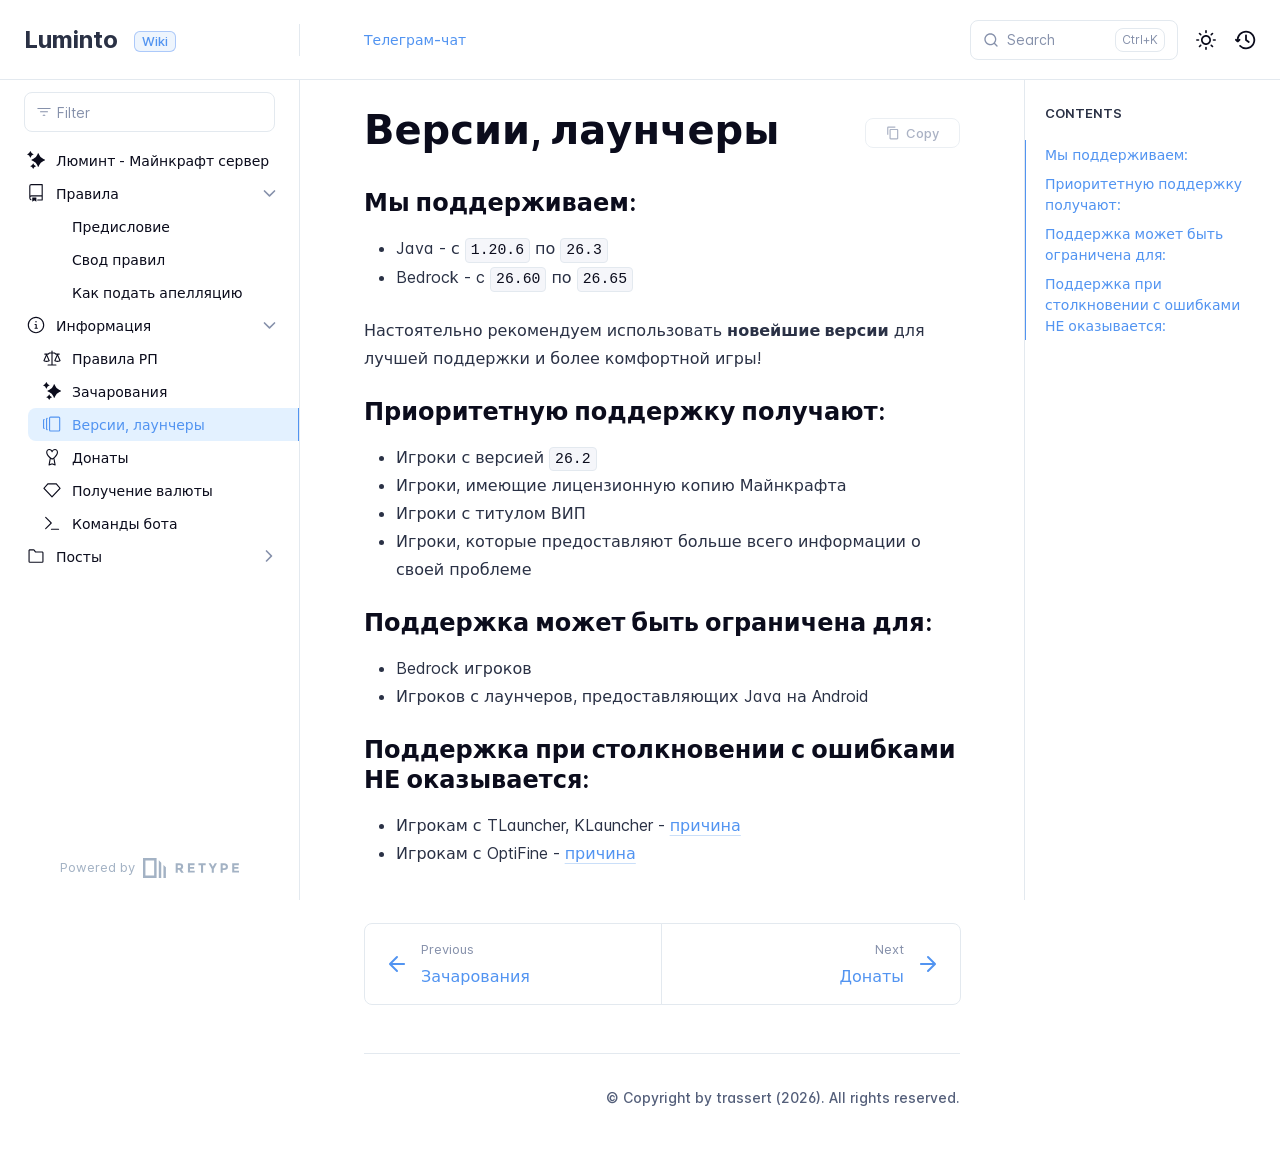
<file: info/versions/index.html>
<!DOCTYPE html>
<html lang="en" class="h-full">
<head>
    <meta charset="UTF-8">
    <meta name="viewport" content="width=device-width,initial-scale=1">
    <meta name="color-scheme" content="light dark">
    <meta name="turbo-cache-control" content="no-cache" data-turbo-track="reload" data-track-token="4.6.0.848947215410">

    <!-- See retype.com -->
    <meta name="generator" content="Retype 4.6.0">

    <!-- Primary Meta Tags -->
    <title>Версии, лаунчеры</title>
    <meta name="title" content="Версии, лаунчеры">
    <meta name="description" content="Java - с 1.20.6 по 26.3">

    <!-- Canonical -->
    <link rel="canonical" href="https://wiki.lumintomc.ru/info/versions/">
    <link rel="sitemap" type="application/xml" title="Sitemap" href="https://wiki.lumintomc.ru/sitemap.xml">

    <!-- Open Graph -->
    <meta property="og:type" content="website">
    <meta property="og:url" content="https://wiki.lumintomc.ru/info/versions/">
    <meta property="og:title" content="Версии, лаунчеры">
    <meta property="og:description" content="Java - с 1.20.6 по 26.3">
    <meta property="og:site_name" content="Luminto">
    <meta property="og:locale" content="en_US">

    <!-- Twitter -->
    <meta name="twitter:card" content="summary_large_image">
    <meta name="twitter:url" content="https://wiki.lumintomc.ru/info/versions/">
    <meta name="twitter:title" content="Версии, лаунчеры">
    <meta name="twitter:description" content="Java - с 1.20.6 по 26.3">

    <!-- Alternate Markdown -->
    <link rel="alternate" type="text/markdown" href="https://wiki.lumintomc.ru/info/versions.md">

    <script data-cfasync="false">(function(){var cl=document.documentElement.classList,ls=localStorage.getItem("retype_scheme"),hd=cl.contains("dark"),hl=cl.contains("light"),wm=window.matchMedia&&window.matchMedia("(prefers-color-scheme: dark)").matches;if(ls==="dark"||(!ls&&wm&&!hd&&!hl)){cl.remove("light");cl.add("dark")}else if(ls==="light"||(!ls&&!wm&&!hd&&!hl)){cl.remove("dark");cl.add("light")}})();</script>

    <link href="../../resources/css/retype.css?v=4.6.0.848947215410" rel="stylesheet">

    <script data-cfasync="false" src="../../resources/js/config.js?v=4.6.0.848947215410" data-turbo-eval="false" defer></script>
    <script data-cfasync="false" src="../../resources/js/retype.js?v=4.6.0" data-turbo-eval="false" defer></script>
    <script id="lunr-js" data-cfasync="false" src="../../resources/js/lunr.js?v=4.6.0.848947215410" data-turbo-eval="false" defer></script>
</head>
<body>
    <div id="retype-app" class="relative text-base antialiased text-base-text bg-base-bg font-body">
    <div class="absolute bottom-0 left-0" style="top: 5rem; right: 50%"></div>

    <header id="retype-header" class="sticky top-0 z-30 flex w-full h-16 bg-header-bg border-b border-header-border md:h-20">
        <div class="container relative flex items-center justify-between pr-6 grow md:justify-start">
            <!-- Mobile menu button skeleton -->
            <button v-cloak class="skeleton retype-mobile-menu-button flex items-center justify-center shrink-0 overflow-hidden dark:text-white focus:outline-hidden rounded-full w-10 h-10 ml-3.5 md:hidden"><svg xmlns="http://www.w3.org/2000/svg" class="mb-px shrink-0" width="24" height="24" viewBox="0 0 24 24" role="presentation" style="margin-bottom: 0px;"><g fill="currentColor"><path d="M2 4h20v2H2zM2 11h20v2H2zM2 18h20v2H2z"></path></g></svg></button>
            <div v-cloak id="retype-sidebar-left-toggle-button"></div>
    
            <!-- Logo -->
            <div class="flex items-center justify-between h-full py-2 md:w-75">
                <div class="flex items-center px-2 md:px-6">
                    <a id="retype-branding-logo" href="https://wiki.lumintomc.ru/" class="flex items-center leading-snug text-2xl">
                        <span class="dark:text-white font-bold line-clamp-1 md:line-clamp-2">Luminto</span>
                    </a><span id="retype-branding-label" class="inline-flex mt-1 px-2 py-1 ml-4 text-xs font-medium leading-none items-center rounded-md bg-branding-label-bg text-branding-label-text ring-1 ring-branding-label-border ring-inset md:inline-block">Wiki</span>
                </div>
    
                <span class="hidden h-8 border-r md:inline-block border-base-border"></span>
            </div>
    
            <div class="flex justify-between md:grow">
                <!-- Top Nav -->
                <nav id="retype-header-nav" class="hidden md:flex">
                    <ul class="flex flex-col mb-4 md:pl-16 md:mb-0 md:flex-row md:items-center">
                        <li class="mr-6">
                            <a class="py-2 md:mb-0 inline-flex items-center text-sm whitespace-nowrap transition-colors duration-200 ease-linear md:text-header-text font-header-text hover:text-header-text-hover" href="https://t.me/lumintomc">Телеграм-чат</a>
                        </li>
    
                    </ul>
                </nav>
    
                <div v-cloak class="flex justify-end grow">
                    <div id="retype-mobile-search-button"></div>
                    <doc-search-desktop></doc-search-desktop>
    
                    <doc-theme-switch class="lg:ml-2"></doc-theme-switch>
                    <doc-history></doc-history>
                </div>
            </div>
        </div>
    </header>


    <div id="retype-container" class="container relative flex bg-white">
        <!-- Sidebar Skeleton -->
        <div v-cloak class="fixed flex flex-col shrink-0 duration-300 ease-in-out bg-sidebar-left-bg border-sidebar-left-border sidebar top-20 w-75 border-r h-screen md:sticky transition-transform skeleton">
        
            <div class="flex items-center h-16 px-6">
                <input id="retype-filter-input-mock" class="w-full h-10 pl-8 px-3 py-2 transition-colors duration-200 ease-linear bg-filter-bg border border-filter-border rounded-lg shadow-none md:text-sm hover:border-filter-border-hover focus:outline-hidden focus:border-filter-border-focus placeholder-filter-placeholder" type="text">
            </div>
        
            <div class="pl-6 mt-1 mb-4">
                <div class="w-32 h-3 mb-4 bg-skeleton-bg rounded-full loading"></div>
                <div class="w-48 h-3 mb-4 bg-skeleton-bg rounded-full loading"></div>
                <div class="w-40 h-3 mb-4 bg-skeleton-bg rounded-full loading"></div>
                <div class="w-32 h-3 mb-4 bg-skeleton-bg rounded-full loading"></div>
                <div class="w-48 h-3 mb-4 bg-skeleton-bg rounded-full loading"></div>
                <div class="w-40 h-3 mb-4 bg-skeleton-bg rounded-full loading"></div>
            </div>
        
            <div class="shrink-0 mt-auto bg-transparent dark:border-base-border">
                <a class="flex items-center justify-center flex-nowrap h-16 text-gray-350 dark:text-dark-400 hover:text-gray-600 dark:hover:text-dark-300 transition-colors duration-150 ease-in docs-powered-by" target="_blank" href="https://retype.com/" rel="noopener">
                    <span class="text-xs whitespace-nowrap">Powered by</span>
                    <svg xmlns="http://www.w3.org/2000/svg" class="ml-2" fill="currentColor" width="96" height="20" overflow="visible"><path d="M0 0v20h13.59V0H0zm11.15 17.54H2.44V2.46h8.71v15.08zM15.8 20h2.44V4.67L15.8 2.22zM20.45 6.89V20h2.44V9.34z"/><g><path d="M40.16 8.44c0 1.49-.59 2.45-1.75 2.88l2.34 3.32h-2.53l-2.04-2.96h-1.43v2.96h-2.06V5.36h3.5c1.43 0 2.46.24 3.07.73s.9 1.27.9 2.35zm-2.48 1.1c.26-.23.38-.59.38-1.09 0-.5-.13-.84-.4-1.03s-.73-.28-1.39-.28h-1.54v2.75h1.5c.72 0 1.2-.12 1.45-.35zM51.56 5.36V7.2h-4.59v1.91h4.13v1.76h-4.13v1.92h4.74v1.83h-6.79V5.36h6.64zM60.09 7.15v7.48h-2.06V7.15h-2.61V5.36h7.28v1.79h-2.61zM70.81 14.64h-2.06v-3.66l-3.19-5.61h2.23l1.99 3.45 1.99-3.45H74l-3.19 5.61v3.66zM83.99 6.19c.65.55.97 1.4.97 2.55s-.33 1.98-1 2.51-1.68.8-3.04.8h-1.23v2.59h-2.06V5.36h3.26c1.42 0 2.45.28 3.1.83zm-1.51 3.65c.25-.28.37-.69.37-1.22s-.16-.92-.48-1.14c-.32-.23-.82-.34-1.5-.34H79.7v3.12h1.38c.68 0 1.15-.14 1.4-.42zM95.85 5.36V7.2h-4.59v1.91h4.13v1.76h-4.13v1.92H96v1.83h-6.79V5.36h6.64z"/></g></svg>
                </a>
            </div>
        </div>
        
        <!-- Sidebar component -->
        <doc-sidebar v-cloak>
            <template #sidebar-footer>
                <div class="shrink-0 mt-auto border-t md:bg-transparent md:border-none dark:border-base-border">
        
                    <div class="py-3 px-6 md:hidden border-b dark:border-base-border">
                        <nav>
                            <ul class="flex flex-wrap justify-center items-center">
                                <li class="mr-6">
                                    <a class="block py-1 inline-flex items-center text-sm whitespace-nowrap transition-colors duration-200 ease-linear md:text-header-text font-header-text hover:text-header-text-hover" href="https://t.me/lumintomc">Телеграм-чат</a>
                                </li>
        
                            </ul>
                        </nav>
                    </div>
        
                    <a class="flex items-center justify-center flex-nowrap h-16 text-gray-350 dark:text-dark-400 hover:text-gray-600 dark:hover:text-dark-300 transition-colors duration-150 ease-in docs-powered-by" target="_blank" href="https://retype.com/" rel="noopener">
                        <span class="text-xs whitespace-nowrap">Powered by</span>
                        <svg xmlns="http://www.w3.org/2000/svg" class="ml-2" fill="currentColor" width="96" height="20" overflow="visible"><path d="M0 0v20h13.59V0H0zm11.15 17.54H2.44V2.46h8.71v15.08zM15.8 20h2.44V4.67L15.8 2.22zM20.45 6.89V20h2.44V9.34z"/><g><path d="M40.16 8.44c0 1.49-.59 2.45-1.75 2.88l2.34 3.32h-2.53l-2.04-2.96h-1.43v2.96h-2.06V5.36h3.5c1.43 0 2.46.24 3.07.73s.9 1.27.9 2.35zm-2.48 1.1c.26-.23.38-.59.38-1.09 0-.5-.13-.84-.4-1.03s-.73-.28-1.39-.28h-1.54v2.75h1.5c.72 0 1.2-.12 1.45-.35zM51.56 5.36V7.2h-4.59v1.91h4.13v1.76h-4.13v1.92h4.74v1.83h-6.79V5.36h6.64zM60.09 7.15v7.48h-2.06V7.15h-2.61V5.36h7.28v1.79h-2.61zM70.81 14.64h-2.06v-3.66l-3.19-5.61h2.23l1.99 3.45 1.99-3.45H74l-3.19 5.61v3.66zM83.99 6.19c.65.55.97 1.4.97 2.55s-.33 1.98-1 2.51-1.68.8-3.04.8h-1.23v2.59h-2.06V5.36h3.26c1.42 0 2.45.28 3.1.83zm-1.51 3.65c.25-.28.37-.69.37-1.22s-.16-.92-.48-1.14c-.32-.23-.82-.34-1.5-.34H79.7v3.12h1.38c.68 0 1.15-.14 1.4-.42zM95.85 5.36V7.2h-4.59v1.91h4.13v1.76h-4.13v1.92H96v1.83h-6.79V5.36h6.64z"/></g></svg>
                    </a>
                </div>
            </template>
        </doc-sidebar>

        <div class="grow min-w-0 bg-body-bg">
            <!-- Render "toolbar" template here on api pages --><!-- Render page content -->
<div class="flex">
    <div id="retype-main" class="min-w-0 p-4 grow md:px-16">
        <main class="relative pb-12 lg:pt-2">
            <div class="relative retype-markdown" id="retype-content">
                <!-- Rendered if sidebar right is enabled -->
                <div id="retype-sidebar-right-toggle"></div>
                <doc-page-actions></doc-page-actions>

                <!-- Page content  -->
<h1 id="версии-лаунчеры">Версии, лаунчеры</h1>
<h3 id="мы-поддерживаем">Мы поддерживаем:</h3>
<ul>
<li>Java - с <code translate="no" v-pre>1.20.6</code> по <code translate="no" v-pre>26.3</code></li>
<li>Bedrock - c <code translate="no" v-pre>26.60</code> по <code translate="no" v-pre>26.65</code></li>
</ul>
<p>Настоятельно рекомендуем использовать <strong>новейшие версии</strong> для лучшей поддержки и более комфортной игры!</p>
<h3 id="приоритетную-поддержку-получают">Приоритетную поддержку получают:</h3>
<ul>
<li>Игроки с версией <code translate="no" v-pre>26.2</code></li>
<li>Игроки, имеющие лицензионную копию Майнкрафта</li>
<li>Игроки с титулом ВИП</li>
<li>Игроки, которые предоставляют больше всего информации о своей проблеме</li>
</ul>
<h3 id="поддержка-может-быть-ограничена-для">Поддержка может быть ограничена для:</h3>
<ul>
<li>Bedrock игроков</li>
<li>Игроков с лаунчеров, предоставляющих Java на Android</li>
</ul>
<h3 id="поддержка-при-столкновении-с-ошибками-не-оказывается">Поддержка при столкновении с ошибками НЕ оказывается:</h3>
<ul>
<li>Игрокам с TLauncher, KLauncher - <a href="../../posts/tlaunch/">причина</a></li>
<li>Игрокам с OptiFine - <a href="https://forum.quiltmc.org/t/why-you-shouldnt-use-optifine/78">причина</a></li>
</ul>

                
                <!-- Required only on API pages -->
                <doc-toolbar-member-filter-no-results></doc-toolbar-member-filter-no-results>
            </div>
            <footer id="retype-content-footer" class="clear-both">
            
                <nav id="retype-nextprev" class="print:hidden flex mt-14">
                    <div class="w-1/2">
                        <a class="px-5 py-4 h-full flex items-center break-normal font-medium text-body-link border border-base-border hover:border-base-border-hover rounded-l-lg transition-colors duration-150 relative hover:z-5" href="../../info/enchants/">
                            <svg xmlns="http://www.w3.org/2000/svg" class="mr-3" width="24" height="24" viewBox="0 0 24 24" fill="currentColor" overflow="visible"><path d="M19 11H7.41l5.29-5.29a.996.996 0 10-1.41-1.41l-7 7a1 1 0 000 1.42l7 7a1.024 1.024 0 001.42-.01.996.996 0 000-1.41L7.41 13H19c.55 0 1-.45 1-1s-.45-1-1-1z" /><path fill="none" d="M0 0h24v24H0z" /></svg>
                            <span>
                                <span class="block text-xs font-normal text-base-text-muted">Previous</span>
                                <span class="block mt-1">Зачарования</span>
                            </span>
                        </a>
                    </div>
            
                    <div class="w-1/2">
                        <a class="px-5 py-4 -mx-px h-full flex items-center justify-end break-normal font-medium text-body-link border border-base-border hover:border-base-border-hover rounded-r-lg transition-colors duration-150 relative hover:z-5" href="../../info/donates/">
                            <span>
                                <span class="block text-xs font-normal text-right text-base-text-muted">Next</span>
                                <span class="block mt-1">Донаты</span>
                            </span>
                            <svg xmlns="http://www.w3.org/2000/svg" class="ml-3" width="24" height="24" viewBox="0 0 24 24" fill="currentColor" overflow="visible"><path d="M19.92 12.38a1 1 0 00-.22-1.09l-7-7a.996.996 0 10-1.41 1.41l5.3 5.3H5c-.55 0-1 .45-1 1s.45 1 1 1h11.59l-5.29 5.29a.996.996 0 000 1.41c.19.2.44.3.7.3s.51-.1.71-.29l7-7c.09-.09.16-.21.21-.33z" /><path fill="none" d="M0 0h24v24H0z" /></svg>
                        </a>
                    </div>
                </nav>
            </footer>
        </main>

        <div id="retype-page-footer" class="print:border-none border-t border-base-border pt-6 mb-8">
            <footer class="flex flex-wrap items-center justify-between print:justify-center">
                <div id="retype-footer-links" class="print:hidden">
                    <ul class="flex flex-wrap items-center text-sm">
                    </ul>
                </div>
                <div id="retype-copyright" class="print:justify-center py-2 text-footer-text font-footer-link text-sm leading-relaxed"><p>© Copyright by trassert (2026). All rights reserved.</p></div>
            </footer>
        </div>
    </div>

    <!-- Rendered if sidebar right is enabled -->
    <!-- Sidebar right skeleton-->
    <div v-cloak class="fixed top-0 bottom-0 right-0 translate-x-full bg-sidebar-right-bg border-sidebar-right-border lg:sticky lg:border-l lg:shrink-0 lg:pt-6 lg:translate-x-0 sm:w-1/2 lg:w-64 lg:z-0 md:w-104 sidebar-right skeleton">
        <div class="pl-5">
            <div class="w-32 h-3 mb-4 bg-skeleton-bg rounded-full loading"></div>
            <div class="w-48 h-3 mb-4 bg-skeleton-bg rounded-full loading"></div>
            <div class="w-40 h-3 mb-4 bg-skeleton-bg rounded-full loading"></div>
        </div>
    </div>

    <!-- User should be able to hide sidebar right -->
    <doc-sidebar-right v-cloak></doc-sidebar-right>
</div>

        </div>
    </div>

    <doc-search-mobile></doc-search-mobile>
    <doc-back-to-top></doc-back-to-top>
</div>


    <div id="retype-overlay-target"></div>

        <script data-cfasync="false">window.__DOCS__ = { "title": "Версии, лаунчеры", level: 2, icon: "file", hasPrism: false, hasInstagram: false, hasMermaid: false, hasMath: false, tocDepth: 23, "md": "/info/versions.md" }</script>
</body>
</html>
</file>
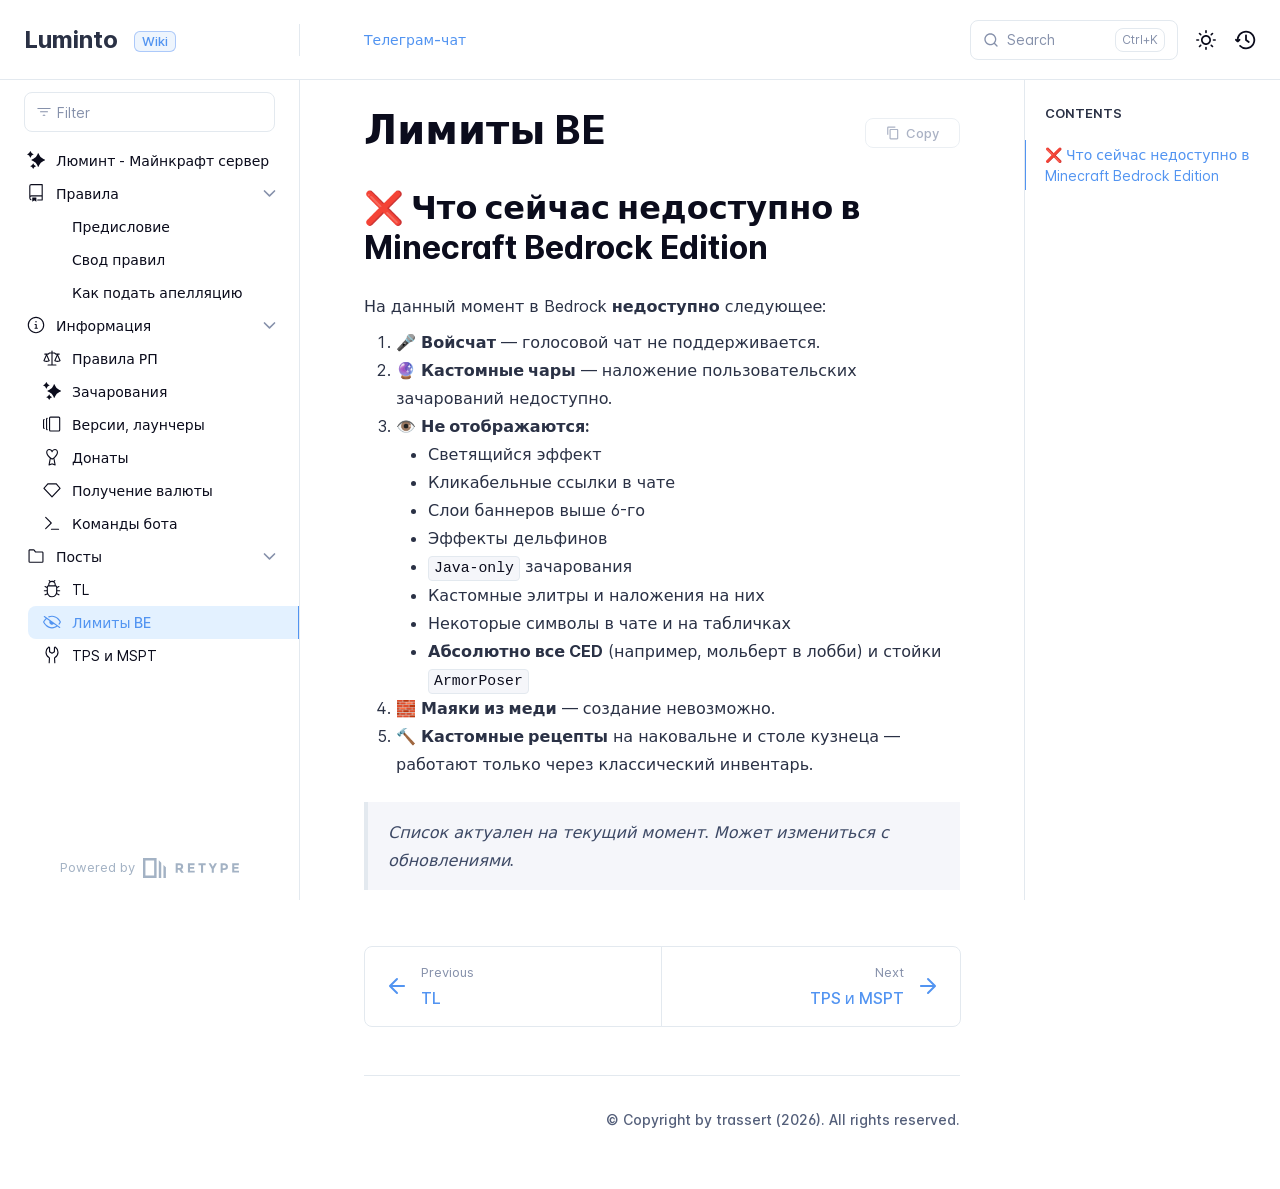
<file: posts/be-limits/index.html>
<!DOCTYPE html>
<html lang="en" class="h-full">
<head>
    <meta charset="UTF-8">
    <meta name="viewport" content="width=device-width,initial-scale=1">
    <meta name="color-scheme" content="light dark">
    <meta name="turbo-cache-control" content="no-cache" data-turbo-track="reload" data-track-token="4.6.0.848947215410">

    <!-- See retype.com -->
    <meta name="generator" content="Retype 4.6.0">

    <!-- Primary Meta Tags -->
    <title>Лимиты BE</title>
    <meta name="title" content="Лимиты BE">
    <meta name="description" content="На данный момент в Bedrock недоступно следующее:">

    <!-- Canonical -->
    <link rel="canonical" href="https://wiki.lumintomc.ru/posts/be-limits/">
    <link rel="sitemap" type="application/xml" title="Sitemap" href="https://wiki.lumintomc.ru/sitemap.xml">

    <!-- Open Graph -->
    <meta property="og:type" content="website">
    <meta property="og:url" content="https://wiki.lumintomc.ru/posts/be-limits/">
    <meta property="og:title" content="Лимиты BE">
    <meta property="og:description" content="На данный момент в Bedrock недоступно следующее:">
    <meta property="og:site_name" content="Luminto">
    <meta property="og:locale" content="en_US">

    <!-- Twitter -->
    <meta name="twitter:card" content="summary_large_image">
    <meta name="twitter:url" content="https://wiki.lumintomc.ru/posts/be-limits/">
    <meta name="twitter:title" content="Лимиты BE">
    <meta name="twitter:description" content="На данный момент в Bedrock недоступно следующее:">

    <!-- Alternate Markdown -->
    <link rel="alternate" type="text/markdown" href="https://wiki.lumintomc.ru/posts/be-limits.md">

    <script data-cfasync="false">(function(){var cl=document.documentElement.classList,ls=localStorage.getItem("retype_scheme"),hd=cl.contains("dark"),hl=cl.contains("light"),wm=window.matchMedia&&window.matchMedia("(prefers-color-scheme: dark)").matches;if(ls==="dark"||(!ls&&wm&&!hd&&!hl)){cl.remove("light");cl.add("dark")}else if(ls==="light"||(!ls&&!wm&&!hd&&!hl)){cl.remove("dark");cl.add("light")}})();</script>

    <link href="../../resources/css/retype.css?v=4.6.0.848947215410" rel="stylesheet">

    <script data-cfasync="false" src="../../resources/js/config.js?v=4.6.0.848947215410" data-turbo-eval="false" defer></script>
    <script data-cfasync="false" src="../../resources/js/retype.js?v=4.6.0" data-turbo-eval="false" defer></script>
    <script id="lunr-js" data-cfasync="false" src="../../resources/js/lunr.js?v=4.6.0.848947215410" data-turbo-eval="false" defer></script>
</head>
<body>
    <div id="retype-app" class="relative text-base antialiased text-base-text bg-base-bg font-body">
    <div class="absolute bottom-0 left-0" style="top: 5rem; right: 50%"></div>

    <header id="retype-header" class="sticky top-0 z-30 flex w-full h-16 bg-header-bg border-b border-header-border md:h-20">
        <div class="container relative flex items-center justify-between pr-6 grow md:justify-start">
            <!-- Mobile menu button skeleton -->
            <button v-cloak class="skeleton retype-mobile-menu-button flex items-center justify-center shrink-0 overflow-hidden dark:text-white focus:outline-hidden rounded-full w-10 h-10 ml-3.5 md:hidden"><svg xmlns="http://www.w3.org/2000/svg" class="mb-px shrink-0" width="24" height="24" viewBox="0 0 24 24" role="presentation" style="margin-bottom: 0px;"><g fill="currentColor"><path d="M2 4h20v2H2zM2 11h20v2H2zM2 18h20v2H2z"></path></g></svg></button>
            <div v-cloak id="retype-sidebar-left-toggle-button"></div>
    
            <!-- Logo -->
            <div class="flex items-center justify-between h-full py-2 md:w-75">
                <div class="flex items-center px-2 md:px-6">
                    <a id="retype-branding-logo" href="https://wiki.lumintomc.ru/" class="flex items-center leading-snug text-2xl">
                        <span class="dark:text-white font-bold line-clamp-1 md:line-clamp-2">Luminto</span>
                    </a><span id="retype-branding-label" class="inline-flex mt-1 px-2 py-1 ml-4 text-xs font-medium leading-none items-center rounded-md bg-branding-label-bg text-branding-label-text ring-1 ring-branding-label-border ring-inset md:inline-block">Wiki</span>
                </div>
    
                <span class="hidden h-8 border-r md:inline-block border-base-border"></span>
            </div>
    
            <div class="flex justify-between md:grow">
                <!-- Top Nav -->
                <nav id="retype-header-nav" class="hidden md:flex">
                    <ul class="flex flex-col mb-4 md:pl-16 md:mb-0 md:flex-row md:items-center">
                        <li class="mr-6">
                            <a class="py-2 md:mb-0 inline-flex items-center text-sm whitespace-nowrap transition-colors duration-200 ease-linear md:text-header-text font-header-text hover:text-header-text-hover" href="https://t.me/lumintomc">Телеграм-чат</a>
                        </li>
    
                    </ul>
                </nav>
    
                <div v-cloak class="flex justify-end grow">
                    <div id="retype-mobile-search-button"></div>
                    <doc-search-desktop></doc-search-desktop>
    
                    <doc-theme-switch class="lg:ml-2"></doc-theme-switch>
                    <doc-history></doc-history>
                </div>
            </div>
        </div>
    </header>


    <div id="retype-container" class="container relative flex bg-white">
        <!-- Sidebar Skeleton -->
        <div v-cloak class="fixed flex flex-col shrink-0 duration-300 ease-in-out bg-sidebar-left-bg border-sidebar-left-border sidebar top-20 w-75 border-r h-screen md:sticky transition-transform skeleton">
        
            <div class="flex items-center h-16 px-6">
                <input id="retype-filter-input-mock" class="w-full h-10 pl-8 px-3 py-2 transition-colors duration-200 ease-linear bg-filter-bg border border-filter-border rounded-lg shadow-none md:text-sm hover:border-filter-border-hover focus:outline-hidden focus:border-filter-border-focus placeholder-filter-placeholder" type="text">
            </div>
        
            <div class="pl-6 mt-1 mb-4">
                <div class="w-32 h-3 mb-4 bg-skeleton-bg rounded-full loading"></div>
                <div class="w-48 h-3 mb-4 bg-skeleton-bg rounded-full loading"></div>
                <div class="w-40 h-3 mb-4 bg-skeleton-bg rounded-full loading"></div>
                <div class="w-32 h-3 mb-4 bg-skeleton-bg rounded-full loading"></div>
                <div class="w-48 h-3 mb-4 bg-skeleton-bg rounded-full loading"></div>
                <div class="w-40 h-3 mb-4 bg-skeleton-bg rounded-full loading"></div>
            </div>
        
            <div class="shrink-0 mt-auto bg-transparent dark:border-base-border">
                <a class="flex items-center justify-center flex-nowrap h-16 text-gray-350 dark:text-dark-400 hover:text-gray-600 dark:hover:text-dark-300 transition-colors duration-150 ease-in docs-powered-by" target="_blank" href="https://retype.com/" rel="noopener">
                    <span class="text-xs whitespace-nowrap">Powered by</span>
                    <svg xmlns="http://www.w3.org/2000/svg" class="ml-2" fill="currentColor" width="96" height="20" overflow="visible"><path d="M0 0v20h13.59V0H0zm11.15 17.54H2.44V2.46h8.71v15.08zM15.8 20h2.44V4.67L15.8 2.22zM20.45 6.89V20h2.44V9.34z"/><g><path d="M40.16 8.44c0 1.49-.59 2.45-1.75 2.88l2.34 3.32h-2.53l-2.04-2.96h-1.43v2.96h-2.06V5.36h3.5c1.43 0 2.46.24 3.07.73s.9 1.27.9 2.35zm-2.48 1.1c.26-.23.38-.59.38-1.09 0-.5-.13-.84-.4-1.03s-.73-.28-1.39-.28h-1.54v2.75h1.5c.72 0 1.2-.12 1.45-.35zM51.56 5.36V7.2h-4.59v1.91h4.13v1.76h-4.13v1.92h4.74v1.83h-6.79V5.36h6.64zM60.09 7.15v7.48h-2.06V7.15h-2.61V5.36h7.28v1.79h-2.61zM70.81 14.64h-2.06v-3.66l-3.19-5.61h2.23l1.99 3.45 1.99-3.45H74l-3.19 5.61v3.66zM83.99 6.19c.65.55.97 1.4.97 2.55s-.33 1.98-1 2.51-1.68.8-3.04.8h-1.23v2.59h-2.06V5.36h3.26c1.42 0 2.45.28 3.1.83zm-1.51 3.65c.25-.28.37-.69.37-1.22s-.16-.92-.48-1.14c-.32-.23-.82-.34-1.5-.34H79.7v3.12h1.38c.68 0 1.15-.14 1.4-.42zM95.85 5.36V7.2h-4.59v1.91h4.13v1.76h-4.13v1.92H96v1.83h-6.79V5.36h6.64z"/></g></svg>
                </a>
            </div>
        </div>
        
        <!-- Sidebar component -->
        <doc-sidebar v-cloak>
            <template #sidebar-footer>
                <div class="shrink-0 mt-auto border-t md:bg-transparent md:border-none dark:border-base-border">
        
                    <div class="py-3 px-6 md:hidden border-b dark:border-base-border">
                        <nav>
                            <ul class="flex flex-wrap justify-center items-center">
                                <li class="mr-6">
                                    <a class="block py-1 inline-flex items-center text-sm whitespace-nowrap transition-colors duration-200 ease-linear md:text-header-text font-header-text hover:text-header-text-hover" href="https://t.me/lumintomc">Телеграм-чат</a>
                                </li>
        
                            </ul>
                        </nav>
                    </div>
        
                    <a class="flex items-center justify-center flex-nowrap h-16 text-gray-350 dark:text-dark-400 hover:text-gray-600 dark:hover:text-dark-300 transition-colors duration-150 ease-in docs-powered-by" target="_blank" href="https://retype.com/" rel="noopener">
                        <span class="text-xs whitespace-nowrap">Powered by</span>
                        <svg xmlns="http://www.w3.org/2000/svg" class="ml-2" fill="currentColor" width="96" height="20" overflow="visible"><path d="M0 0v20h13.59V0H0zm11.15 17.54H2.44V2.46h8.71v15.08zM15.8 20h2.44V4.67L15.8 2.22zM20.45 6.89V20h2.44V9.34z"/><g><path d="M40.16 8.44c0 1.49-.59 2.45-1.75 2.88l2.34 3.32h-2.53l-2.04-2.96h-1.43v2.96h-2.06V5.36h3.5c1.43 0 2.46.24 3.07.73s.9 1.27.9 2.35zm-2.48 1.1c.26-.23.38-.59.38-1.09 0-.5-.13-.84-.4-1.03s-.73-.28-1.39-.28h-1.54v2.75h1.5c.72 0 1.2-.12 1.45-.35zM51.56 5.36V7.2h-4.59v1.91h4.13v1.76h-4.13v1.92h4.74v1.83h-6.79V5.36h6.64zM60.09 7.15v7.48h-2.06V7.15h-2.61V5.36h7.28v1.79h-2.61zM70.81 14.64h-2.06v-3.66l-3.19-5.61h2.23l1.99 3.45 1.99-3.45H74l-3.19 5.61v3.66zM83.99 6.19c.65.55.97 1.4.97 2.55s-.33 1.98-1 2.51-1.68.8-3.04.8h-1.23v2.59h-2.06V5.36h3.26c1.42 0 2.45.28 3.1.83zm-1.51 3.65c.25-.28.37-.69.37-1.22s-.16-.92-.48-1.14c-.32-.23-.82-.34-1.5-.34H79.7v3.12h1.38c.68 0 1.15-.14 1.4-.42zM95.85 5.36V7.2h-4.59v1.91h4.13v1.76h-4.13v1.92H96v1.83h-6.79V5.36h6.64z"/></g></svg>
                    </a>
                </div>
            </template>
        </doc-sidebar>

        <div class="grow min-w-0 bg-body-bg">
            <!-- Render "toolbar" template here on api pages --><!-- Render page content -->
<div class="flex">
    <div id="retype-main" class="min-w-0 p-4 grow md:px-16">
        <main class="relative pb-12 lg:pt-2">
            <div class="relative retype-markdown" id="retype-content">
                <!-- Rendered if sidebar right is enabled -->
                <div id="retype-sidebar-right-toggle"></div>
                <doc-page-actions></doc-page-actions>

                <!-- Page content  -->
<h1 id="лимиты-be">Лимиты BE</h1>
<h2 id="-что-сейчас-недоступно-в-minecraft-bedrock-edition"><span class="docs-emoji">&#x274C;</span> Что сейчас недоступно в Minecraft Bedrock Edition</h2>
<p>На данный момент в Bedrock <strong>недоступно</strong> следующее:</p>
<ol>
<li><span class="docs-emoji">&#x1F3A4;</span> <strong>Войсчат</strong> — голосовой чат не поддерживается.</li>
<li><span class="docs-emoji">&#x1F52E;</span> <strong>Кастомные чары</strong> — наложение пользовательских зачарований недоступно.</li>
<li><span class="docs-emoji">&#x1F441;&#xFE0F;</span> <strong>Не отображаются:</strong>
<ul>
<li>Светящийся эффект</li>
<li>Кликабельные ссылки в чате</li>
<li>Слои баннеров выше 6-го</li>
<li>Эффекты дельфинов</li>
<li><code translate="no" v-pre>Java-only</code> зачарования</li>
<li>Кастомные элитры и наложения на них</li>
<li>Некоторые символы в чате и на табличках</li>
<li><strong>Абсолютно все CED</strong> (например, мольберт в лобби) и стойки <code translate="no" v-pre>ArmorPoser</code></li>
</ul>
</li>
<li><span class="docs-emoji">&#x1F9F1;</span> <strong>Маяки из меди</strong> — создание невозможно.</li>
<li><span class="docs-emoji">&#x1F528;</span> <strong>Кастомные рецепты</strong> на наковальне и столе кузнеца — работают только через классический инвентарь.</li>
</ol>
<blockquote>
<p><em>Список актуален на текущий момент. Может измениться с обновлениями.</em></p>
</blockquote>

                
                <!-- Required only on API pages -->
                <doc-toolbar-member-filter-no-results></doc-toolbar-member-filter-no-results>
            </div>
            <footer id="retype-content-footer" class="clear-both">
            
                <nav id="retype-nextprev" class="print:hidden flex mt-14">
                    <div class="w-1/2">
                        <a class="px-5 py-4 h-full flex items-center break-normal font-medium text-body-link border border-base-border hover:border-base-border-hover rounded-l-lg transition-colors duration-150 relative hover:z-5" href="../../posts/tlaunch/">
                            <svg xmlns="http://www.w3.org/2000/svg" class="mr-3" width="24" height="24" viewBox="0 0 24 24" fill="currentColor" overflow="visible"><path d="M19 11H7.41l5.29-5.29a.996.996 0 10-1.41-1.41l-7 7a1 1 0 000 1.42l7 7a1.024 1.024 0 001.42-.01.996.996 0 000-1.41L7.41 13H19c.55 0 1-.45 1-1s-.45-1-1-1z" /><path fill="none" d="M0 0h24v24H0z" /></svg>
                            <span>
                                <span class="block text-xs font-normal text-base-text-muted">Previous</span>
                                <span class="block mt-1">TL</span>
                            </span>
                        </a>
                    </div>
            
                    <div class="w-1/2">
                        <a class="px-5 py-4 -mx-px h-full flex items-center justify-end break-normal font-medium text-body-link border border-base-border hover:border-base-border-hover rounded-r-lg transition-colors duration-150 relative hover:z-5" href="../../posts/tps/">
                            <span>
                                <span class="block text-xs font-normal text-right text-base-text-muted">Next</span>
                                <span class="block mt-1">TPS и MSPT</span>
                            </span>
                            <svg xmlns="http://www.w3.org/2000/svg" class="ml-3" width="24" height="24" viewBox="0 0 24 24" fill="currentColor" overflow="visible"><path d="M19.92 12.38a1 1 0 00-.22-1.09l-7-7a.996.996 0 10-1.41 1.41l5.3 5.3H5c-.55 0-1 .45-1 1s.45 1 1 1h11.59l-5.29 5.29a.996.996 0 000 1.41c.19.2.44.3.7.3s.51-.1.71-.29l7-7c.09-.09.16-.21.21-.33z" /><path fill="none" d="M0 0h24v24H0z" /></svg>
                        </a>
                    </div>
                </nav>
            </footer>
        </main>

        <div id="retype-page-footer" class="print:border-none border-t border-base-border pt-6 mb-8">
            <footer class="flex flex-wrap items-center justify-between print:justify-center">
                <div id="retype-footer-links" class="print:hidden">
                    <ul class="flex flex-wrap items-center text-sm">
                    </ul>
                </div>
                <div id="retype-copyright" class="print:justify-center py-2 text-footer-text font-footer-link text-sm leading-relaxed"><p>© Copyright by trassert (2026). All rights reserved.</p></div>
            </footer>
        </div>
    </div>

    <!-- Rendered if sidebar right is enabled -->
    <!-- Sidebar right skeleton-->
    <div v-cloak class="fixed top-0 bottom-0 right-0 translate-x-full bg-sidebar-right-bg border-sidebar-right-border lg:sticky lg:border-l lg:shrink-0 lg:pt-6 lg:translate-x-0 sm:w-1/2 lg:w-64 lg:z-0 md:w-104 sidebar-right skeleton">
        <div class="pl-5">
            <div class="w-32 h-3 mb-4 bg-skeleton-bg rounded-full loading"></div>
            <div class="w-48 h-3 mb-4 bg-skeleton-bg rounded-full loading"></div>
            <div class="w-40 h-3 mb-4 bg-skeleton-bg rounded-full loading"></div>
        </div>
    </div>

    <!-- User should be able to hide sidebar right -->
    <doc-sidebar-right v-cloak></doc-sidebar-right>
</div>

        </div>
    </div>

    <doc-search-mobile></doc-search-mobile>
    <doc-back-to-top></doc-back-to-top>
</div>


    <div id="retype-overlay-target"></div>

        <script data-cfasync="false">window.__DOCS__ = { "title": "Лимиты BE", level: 2, icon: "file", hasPrism: false, hasInstagram: false, hasMermaid: false, hasMath: false, tocDepth: 23, "md": "/posts/be-limits.md" }</script>
</body>
</html>
</file>
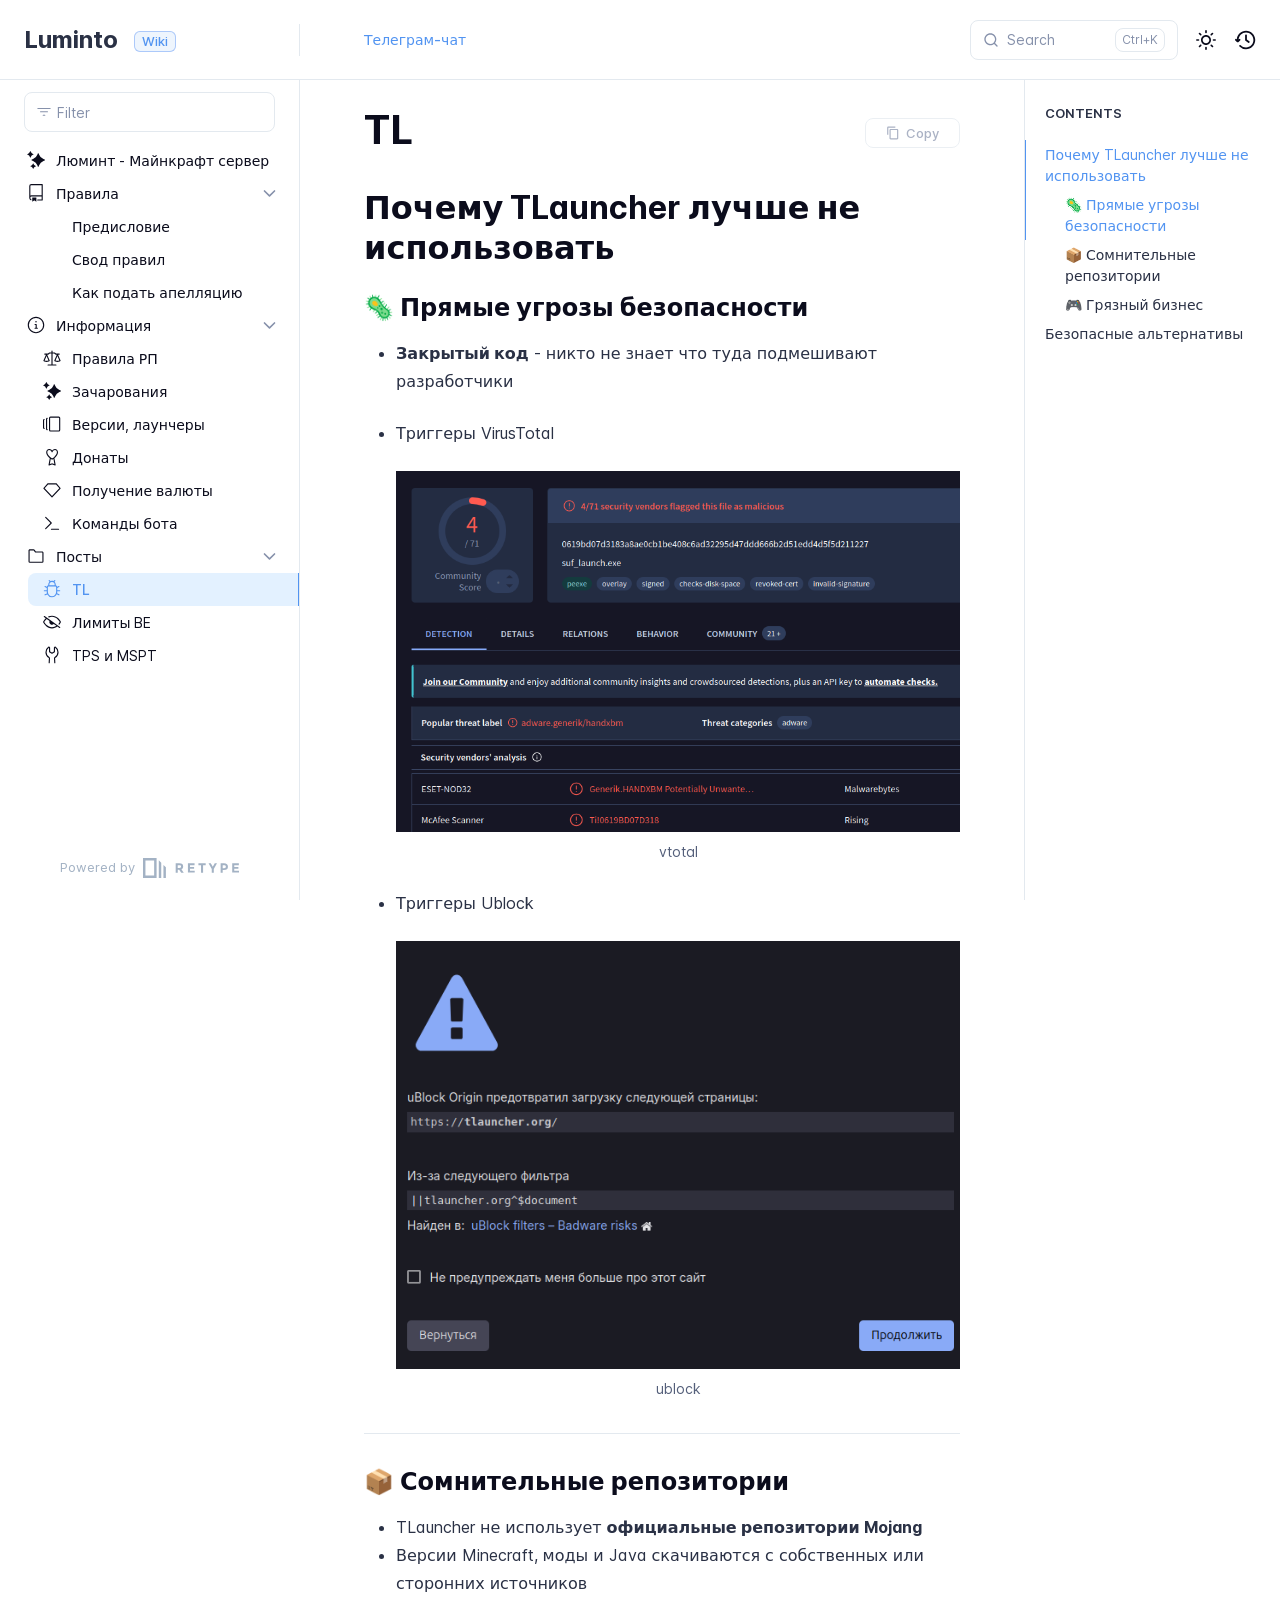
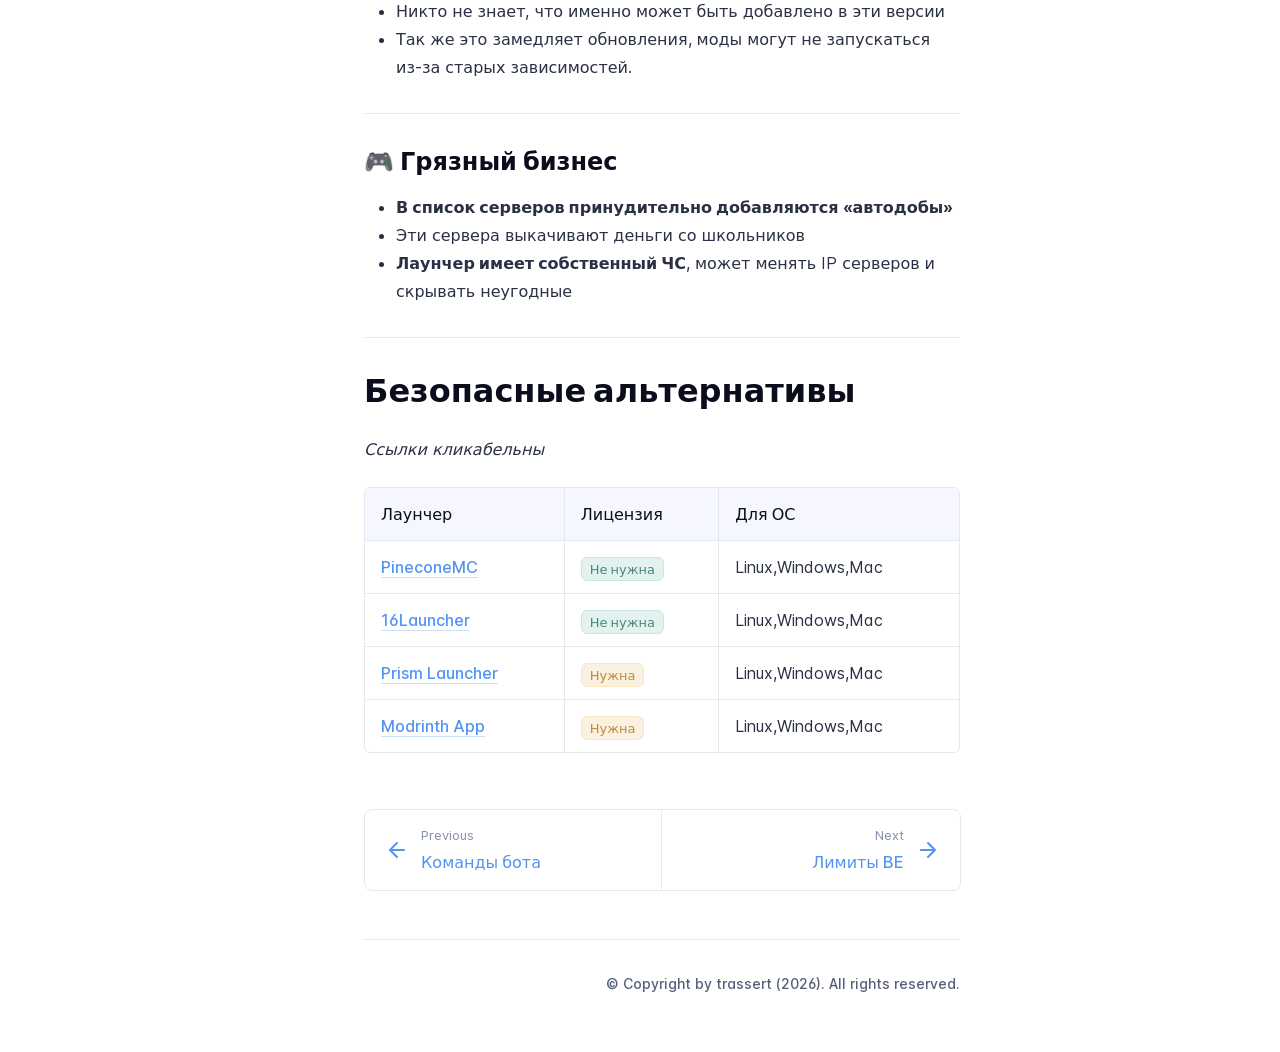
<file: posts/tlaunch/index.html>
<!DOCTYPE html>
<html lang="en" class="h-full">
<head>
    <meta charset="UTF-8">
    <meta name="viewport" content="width=device-width,initial-scale=1">
    <meta name="color-scheme" content="light dark">
    <meta name="turbo-cache-control" content="no-cache" data-turbo-track="reload" data-track-token="4.6.0.848947215410">

    <!-- See retype.com -->
    <meta name="generator" content="Retype 4.6.0">

    <!-- Primary Meta Tags -->
    <title>TL</title>
    <meta name="title" content="TL">
    <meta name="description" content="Закрытый код - никто не знает что туда подмешивают разработчики">

    <!-- Canonical -->
    <link rel="canonical" href="https://wiki.lumintomc.ru/posts/tlaunch/">
    <link rel="sitemap" type="application/xml" title="Sitemap" href="https://wiki.lumintomc.ru/sitemap.xml">

    <!-- Open Graph -->
    <meta property="og:type" content="website">
    <meta property="og:url" content="https://wiki.lumintomc.ru/posts/tlaunch/">
    <meta property="og:title" content="TL">
    <meta property="og:description" content="Закрытый код - никто не знает что туда подмешивают разработчики">
    <meta property="og:image" content="https://wiki.lumintomc.ru/posts/vtotal.png">
    <meta property="og:image:width" content="1200">
    <meta property="og:image:height" content="630">
    <meta property="og:image:alt" content="TL">
    <meta property="og:site_name" content="Luminto">
    <meta property="og:locale" content="en_US">

    <!-- Twitter -->
    <meta name="twitter:card" content="summary_large_image">
    <meta name="twitter:url" content="https://wiki.lumintomc.ru/posts/tlaunch/">
    <meta name="twitter:title" content="TL">
    <meta name="twitter:description" content="Закрытый код - никто не знает что туда подмешивают разработчики">
    <meta name="twitter:image" content="https://wiki.lumintomc.ru/posts/vtotal.png">
    <meta name="twitter:image:alt" content="TL">

    <!-- Alternate Markdown -->
    <link rel="alternate" type="text/markdown" href="https://wiki.lumintomc.ru/posts/tlaunch.md">

    <script data-cfasync="false">(function(){var cl=document.documentElement.classList,ls=localStorage.getItem("retype_scheme"),hd=cl.contains("dark"),hl=cl.contains("light"),wm=window.matchMedia&&window.matchMedia("(prefers-color-scheme: dark)").matches;if(ls==="dark"||(!ls&&wm&&!hd&&!hl)){cl.remove("light");cl.add("dark")}else if(ls==="light"||(!ls&&!wm&&!hd&&!hl)){cl.remove("dark");cl.add("light")}})();</script>

    <link href="../../resources/css/retype.css?v=4.6.0.848947215410" rel="stylesheet">

    <script data-cfasync="false" src="../../resources/js/config.js?v=4.6.0.848947215410" data-turbo-eval="false" defer></script>
    <script data-cfasync="false" src="../../resources/js/retype.js?v=4.6.0" data-turbo-eval="false" defer></script>
    <script id="lunr-js" data-cfasync="false" src="../../resources/js/lunr.js?v=4.6.0.848947215410" data-turbo-eval="false" defer></script>
</head>
<body>
    <div id="retype-app" class="relative text-base antialiased text-base-text bg-base-bg font-body">
    <div class="absolute bottom-0 left-0" style="top: 5rem; right: 50%"></div>

    <header id="retype-header" class="sticky top-0 z-30 flex w-full h-16 bg-header-bg border-b border-header-border md:h-20">
        <div class="container relative flex items-center justify-between pr-6 grow md:justify-start">
            <!-- Mobile menu button skeleton -->
            <button v-cloak class="skeleton retype-mobile-menu-button flex items-center justify-center shrink-0 overflow-hidden dark:text-white focus:outline-hidden rounded-full w-10 h-10 ml-3.5 md:hidden"><svg xmlns="http://www.w3.org/2000/svg" class="mb-px shrink-0" width="24" height="24" viewBox="0 0 24 24" role="presentation" style="margin-bottom: 0px;"><g fill="currentColor"><path d="M2 4h20v2H2zM2 11h20v2H2zM2 18h20v2H2z"></path></g></svg></button>
            <div v-cloak id="retype-sidebar-left-toggle-button"></div>
    
            <!-- Logo -->
            <div class="flex items-center justify-between h-full py-2 md:w-75">
                <div class="flex items-center px-2 md:px-6">
                    <a id="retype-branding-logo" href="https://wiki.lumintomc.ru/" class="flex items-center leading-snug text-2xl">
                        <span class="dark:text-white font-bold line-clamp-1 md:line-clamp-2">Luminto</span>
                    </a><span id="retype-branding-label" class="inline-flex mt-1 px-2 py-1 ml-4 text-xs font-medium leading-none items-center rounded-md bg-branding-label-bg text-branding-label-text ring-1 ring-branding-label-border ring-inset md:inline-block">Wiki</span>
                </div>
    
                <span class="hidden h-8 border-r md:inline-block border-base-border"></span>
            </div>
    
            <div class="flex justify-between md:grow">
                <!-- Top Nav -->
                <nav id="retype-header-nav" class="hidden md:flex">
                    <ul class="flex flex-col mb-4 md:pl-16 md:mb-0 md:flex-row md:items-center">
                        <li class="mr-6">
                            <a class="py-2 md:mb-0 inline-flex items-center text-sm whitespace-nowrap transition-colors duration-200 ease-linear md:text-header-text font-header-text hover:text-header-text-hover" href="https://t.me/lumintomc">Телеграм-чат</a>
                        </li>
    
                    </ul>
                </nav>
    
                <div v-cloak class="flex justify-end grow">
                    <div id="retype-mobile-search-button"></div>
                    <doc-search-desktop></doc-search-desktop>
    
                    <doc-theme-switch class="lg:ml-2"></doc-theme-switch>
                    <doc-history></doc-history>
                </div>
            </div>
        </div>
    </header>


    <div id="retype-container" class="container relative flex bg-white">
        <!-- Sidebar Skeleton -->
        <div v-cloak class="fixed flex flex-col shrink-0 duration-300 ease-in-out bg-sidebar-left-bg border-sidebar-left-border sidebar top-20 w-75 border-r h-screen md:sticky transition-transform skeleton">
        
            <div class="flex items-center h-16 px-6">
                <input id="retype-filter-input-mock" class="w-full h-10 pl-8 px-3 py-2 transition-colors duration-200 ease-linear bg-filter-bg border border-filter-border rounded-lg shadow-none md:text-sm hover:border-filter-border-hover focus:outline-hidden focus:border-filter-border-focus placeholder-filter-placeholder" type="text">
            </div>
        
            <div class="pl-6 mt-1 mb-4">
                <div class="w-32 h-3 mb-4 bg-skeleton-bg rounded-full loading"></div>
                <div class="w-48 h-3 mb-4 bg-skeleton-bg rounded-full loading"></div>
                <div class="w-40 h-3 mb-4 bg-skeleton-bg rounded-full loading"></div>
                <div class="w-32 h-3 mb-4 bg-skeleton-bg rounded-full loading"></div>
                <div class="w-48 h-3 mb-4 bg-skeleton-bg rounded-full loading"></div>
                <div class="w-40 h-3 mb-4 bg-skeleton-bg rounded-full loading"></div>
            </div>
        
            <div class="shrink-0 mt-auto bg-transparent dark:border-base-border">
                <a class="flex items-center justify-center flex-nowrap h-16 text-gray-350 dark:text-dark-400 hover:text-gray-600 dark:hover:text-dark-300 transition-colors duration-150 ease-in docs-powered-by" target="_blank" href="https://retype.com/" rel="noopener">
                    <span class="text-xs whitespace-nowrap">Powered by</span>
                    <svg xmlns="http://www.w3.org/2000/svg" class="ml-2" fill="currentColor" width="96" height="20" overflow="visible"><path d="M0 0v20h13.59V0H0zm11.15 17.54H2.44V2.46h8.71v15.08zM15.8 20h2.44V4.67L15.8 2.22zM20.45 6.89V20h2.44V9.34z"/><g><path d="M40.16 8.44c0 1.49-.59 2.45-1.75 2.88l2.34 3.32h-2.53l-2.04-2.96h-1.43v2.96h-2.06V5.36h3.5c1.43 0 2.46.24 3.07.73s.9 1.27.9 2.35zm-2.48 1.1c.26-.23.38-.59.38-1.09 0-.5-.13-.84-.4-1.03s-.73-.28-1.39-.28h-1.54v2.75h1.5c.72 0 1.2-.12 1.45-.35zM51.56 5.36V7.2h-4.59v1.91h4.13v1.76h-4.13v1.92h4.74v1.83h-6.79V5.36h6.64zM60.09 7.15v7.48h-2.06V7.15h-2.61V5.36h7.28v1.79h-2.61zM70.81 14.64h-2.06v-3.66l-3.19-5.61h2.23l1.99 3.45 1.99-3.45H74l-3.19 5.61v3.66zM83.99 6.19c.65.55.97 1.4.97 2.55s-.33 1.98-1 2.51-1.68.8-3.04.8h-1.23v2.59h-2.06V5.36h3.26c1.42 0 2.45.28 3.1.83zm-1.51 3.65c.25-.28.37-.69.37-1.22s-.16-.92-.48-1.14c-.32-.23-.82-.34-1.5-.34H79.7v3.12h1.38c.68 0 1.15-.14 1.4-.42zM95.85 5.36V7.2h-4.59v1.91h4.13v1.76h-4.13v1.92H96v1.83h-6.79V5.36h6.64z"/></g></svg>
                </a>
            </div>
        </div>
        
        <!-- Sidebar component -->
        <doc-sidebar v-cloak>
            <template #sidebar-footer>
                <div class="shrink-0 mt-auto border-t md:bg-transparent md:border-none dark:border-base-border">
        
                    <div class="py-3 px-6 md:hidden border-b dark:border-base-border">
                        <nav>
                            <ul class="flex flex-wrap justify-center items-center">
                                <li class="mr-6">
                                    <a class="block py-1 inline-flex items-center text-sm whitespace-nowrap transition-colors duration-200 ease-linear md:text-header-text font-header-text hover:text-header-text-hover" href="https://t.me/lumintomc">Телеграм-чат</a>
                                </li>
        
                            </ul>
                        </nav>
                    </div>
        
                    <a class="flex items-center justify-center flex-nowrap h-16 text-gray-350 dark:text-dark-400 hover:text-gray-600 dark:hover:text-dark-300 transition-colors duration-150 ease-in docs-powered-by" target="_blank" href="https://retype.com/" rel="noopener">
                        <span class="text-xs whitespace-nowrap">Powered by</span>
                        <svg xmlns="http://www.w3.org/2000/svg" class="ml-2" fill="currentColor" width="96" height="20" overflow="visible"><path d="M0 0v20h13.59V0H0zm11.15 17.54H2.44V2.46h8.71v15.08zM15.8 20h2.44V4.67L15.8 2.22zM20.45 6.89V20h2.44V9.34z"/><g><path d="M40.16 8.44c0 1.49-.59 2.45-1.75 2.88l2.34 3.32h-2.53l-2.04-2.96h-1.43v2.96h-2.06V5.36h3.5c1.43 0 2.46.24 3.07.73s.9 1.27.9 2.35zm-2.48 1.1c.26-.23.38-.59.38-1.09 0-.5-.13-.84-.4-1.03s-.73-.28-1.39-.28h-1.54v2.75h1.5c.72 0 1.2-.12 1.45-.35zM51.56 5.36V7.2h-4.59v1.91h4.13v1.76h-4.13v1.92h4.74v1.83h-6.79V5.36h6.64zM60.09 7.15v7.48h-2.06V7.15h-2.61V5.36h7.28v1.79h-2.61zM70.81 14.64h-2.06v-3.66l-3.19-5.61h2.23l1.99 3.45 1.99-3.45H74l-3.19 5.61v3.66zM83.99 6.19c.65.55.97 1.4.97 2.55s-.33 1.98-1 2.51-1.68.8-3.04.8h-1.23v2.59h-2.06V5.36h3.26c1.42 0 2.45.28 3.1.83zm-1.51 3.65c.25-.28.37-.69.37-1.22s-.16-.92-.48-1.14c-.32-.23-.82-.34-1.5-.34H79.7v3.12h1.38c.68 0 1.15-.14 1.4-.42zM95.85 5.36V7.2h-4.59v1.91h4.13v1.76h-4.13v1.92H96v1.83h-6.79V5.36h6.64z"/></g></svg>
                    </a>
                </div>
            </template>
        </doc-sidebar>

        <div class="grow min-w-0 bg-body-bg">
            <!-- Render "toolbar" template here on api pages --><!-- Render page content -->
<div class="flex">
    <div id="retype-main" class="min-w-0 p-4 grow md:px-16">
        <main class="relative pb-12 lg:pt-2">
            <div class="relative retype-markdown" id="retype-content">
                <!-- Rendered if sidebar right is enabled -->
                <div id="retype-sidebar-right-toggle"></div>
                <doc-page-actions></doc-page-actions>

                <!-- Page content  -->
<h1 id="tl">TL</h1>
<h2 id="почему-tlauncher-лучше-не-использовать">Почему TLauncher лучше не использовать</h2>
<h3 id="-прямые-угрозы-безопасности"><span class="docs-emoji">&#x1F9A0;</span> Прямые угрозы безопасности</h3>
<ul>
<li>
<p><strong>Закрытый код</strong> - никто не знает что туда подмешивают разработчики</p>
</li>
<li>
<p>Триггеры VirusTotal
<figure class="content-center">
    <img src="../vtotal.png" alt="vtotal" class="max-w-full h-auto rounded-image-rounded border-image-border border-image-border-width" width="835" height="535" />
    <figcaption class="caption">vtotal</figcaption>
</figure>
</p>
</li>
<li>
<p>Триггеры Ublock
<figure class="content-center">
    <img src="../ublock.png" alt="ublock" class="max-w-full h-auto rounded-image-rounded border-image-border border-image-border-width" width="660" height="501" />
    <figcaption class="caption">ublock</figcaption>
</figure>
</p>
</li>
</ul>
<hr>
<h3 id="-сомнительные-репозитории"><span class="docs-emoji">&#x1F4E6;</span> Сомнительные репозитории</h3>
<ul>
<li>TLauncher не использует <strong>официальные репозитории Mojang</strong></li>
<li>Версии Minecraft, моды и Java скачиваются с собственных или сторонних источников</li>
<li>Никто не знает, что именно может быть добавлено в эти версии</li>
<li>Так же это замедляет обновления, моды могут не запускаться из-за старых зависимостей.</li>
</ul>
<hr>
<h3 id="-грязный-бизнес"><span class="docs-emoji">&#x1F3AE;</span> Грязный бизнес</h3>
<ul>
<li><strong>В список серверов принудительно добавляются «автодобы»</strong></li>
<li>Эти сервера выкачивают деньги со школьников</li>
<li><strong>Лаунчер имеет собственный ЧС</strong>, может менять IP серверов и скрывать неугодные</li>
</ul>
<hr>
<h2 id="безопасные-альтернативы">Безопасные альтернативы</h2>
<p><em>Ссылки кликабельны</em></p>
<retype-table copy-text="Лаунчер              | Лицензия                   | Для ОС
---                  | ---                        | ---
[PineconeMC](https://pineconemc.com/) | [!badge Не нужна|success]  | Linux,Windows,Mac
[16Launcher](https://16-launcher.ru/) | [!badge Не нужна|success]  | Linux,Windows,Mac
[Prism Launcher](https://prismlauncher.org/) | [!badge Нужна|warning]  | Linux,Windows,Mac
[Modrinth App](https://modrinth.com/app) | [!badge Нужна|warning]  | Linux,Windows,Mac">
<div class="table-wrapper scrollbar overflow-hidden">
<table class="comfortable">
<thead>
<tr>
<th>Лаунчер</th>
<th>Лицензия</th>
<th>Для ОС</th>
</tr>
</thead>
<tbody>
<tr>
<td><a href="https://pineconemc.com/">PineconeMC</a></td>
<td><span class="no-link inline-flex align-middle items-center justify-center font-medium leading-none whitespace-nowrap text-badge-success-text bg-badge-success border border-badge-success-border h-6 px-2 text-xs rounded-md">
    <span>Не нужна</span>
</span></td>
<td>Linux,Windows,Mac</td>
</tr>
<tr>
<td><a href="https://16-launcher.ru/">16Launcher</a></td>
<td><span class="no-link inline-flex align-middle items-center justify-center font-medium leading-none whitespace-nowrap text-badge-success-text bg-badge-success border border-badge-success-border h-6 px-2 text-xs rounded-md">
    <span>Не нужна</span>
</span></td>
<td>Linux,Windows,Mac</td>
</tr>
<tr>
<td><a href="https://prismlauncher.org/">Prism Launcher</a></td>
<td><span class="no-link inline-flex align-middle items-center justify-center font-medium leading-none whitespace-nowrap text-badge-warning-text bg-badge-warning border border-badge-warning-border h-6 px-2 text-xs rounded-md">
    <span>Нужна</span>
</span></td>
<td>Linux,Windows,Mac</td>
</tr>
<tr>
<td><a href="https://modrinth.com/app">Modrinth App</a></td>
<td><span class="no-link inline-flex align-middle items-center justify-center font-medium leading-none whitespace-nowrap text-badge-warning-text bg-badge-warning border border-badge-warning-border h-6 px-2 text-xs rounded-md">
    <span>Нужна</span>
</span></td>
<td>Linux,Windows,Mac</td>
</tr>
</tbody>
</table>
</div>
</retype-table>

                
                <!-- Required only on API pages -->
                <doc-toolbar-member-filter-no-results></doc-toolbar-member-filter-no-results>
            </div>
            <footer id="retype-content-footer" class="clear-both">
            
                <nav id="retype-nextprev" class="print:hidden flex mt-14">
                    <div class="w-1/2">
                        <a class="px-5 py-4 h-full flex items-center break-normal font-medium text-body-link border border-base-border hover:border-base-border-hover rounded-l-lg transition-colors duration-150 relative hover:z-5" href="../../info/bot_commands/">
                            <svg xmlns="http://www.w3.org/2000/svg" class="mr-3" width="24" height="24" viewBox="0 0 24 24" fill="currentColor" overflow="visible"><path d="M19 11H7.41l5.29-5.29a.996.996 0 10-1.41-1.41l-7 7a1 1 0 000 1.42l7 7a1.024 1.024 0 001.42-.01.996.996 0 000-1.41L7.41 13H19c.55 0 1-.45 1-1s-.45-1-1-1z" /><path fill="none" d="M0 0h24v24H0z" /></svg>
                            <span>
                                <span class="block text-xs font-normal text-base-text-muted">Previous</span>
                                <span class="block mt-1">Команды бота</span>
                            </span>
                        </a>
                    </div>
            
                    <div class="w-1/2">
                        <a class="px-5 py-4 -mx-px h-full flex items-center justify-end break-normal font-medium text-body-link border border-base-border hover:border-base-border-hover rounded-r-lg transition-colors duration-150 relative hover:z-5" href="../../posts/be-limits/">
                            <span>
                                <span class="block text-xs font-normal text-right text-base-text-muted">Next</span>
                                <span class="block mt-1">Лимиты BE</span>
                            </span>
                            <svg xmlns="http://www.w3.org/2000/svg" class="ml-3" width="24" height="24" viewBox="0 0 24 24" fill="currentColor" overflow="visible"><path d="M19.92 12.38a1 1 0 00-.22-1.09l-7-7a.996.996 0 10-1.41 1.41l5.3 5.3H5c-.55 0-1 .45-1 1s.45 1 1 1h11.59l-5.29 5.29a.996.996 0 000 1.41c.19.2.44.3.7.3s.51-.1.71-.29l7-7c.09-.09.16-.21.21-.33z" /><path fill="none" d="M0 0h24v24H0z" /></svg>
                        </a>
                    </div>
                </nav>
            </footer>
        </main>

        <div id="retype-page-footer" class="print:border-none border-t border-base-border pt-6 mb-8">
            <footer class="flex flex-wrap items-center justify-between print:justify-center">
                <div id="retype-footer-links" class="print:hidden">
                    <ul class="flex flex-wrap items-center text-sm">
                    </ul>
                </div>
                <div id="retype-copyright" class="print:justify-center py-2 text-footer-text font-footer-link text-sm leading-relaxed"><p>© Copyright by trassert (2026). All rights reserved.</p></div>
            </footer>
        </div>
    </div>

    <!-- Rendered if sidebar right is enabled -->
    <!-- Sidebar right skeleton-->
    <div v-cloak class="fixed top-0 bottom-0 right-0 translate-x-full bg-sidebar-right-bg border-sidebar-right-border lg:sticky lg:border-l lg:shrink-0 lg:pt-6 lg:translate-x-0 sm:w-1/2 lg:w-64 lg:z-0 md:w-104 sidebar-right skeleton">
        <div class="pl-5">
            <div class="w-32 h-3 mb-4 bg-skeleton-bg rounded-full loading"></div>
            <div class="w-48 h-3 mb-4 bg-skeleton-bg rounded-full loading"></div>
            <div class="w-40 h-3 mb-4 bg-skeleton-bg rounded-full loading"></div>
        </div>
    </div>

    <!-- User should be able to hide sidebar right -->
    <doc-sidebar-right v-cloak></doc-sidebar-right>
</div>

        </div>
    </div>

    <doc-search-mobile></doc-search-mobile>
    <doc-back-to-top></doc-back-to-top>
</div>


    <div id="retype-overlay-target"></div>

        <script data-cfasync="false">window.__DOCS__ = { "title": "TL", level: 2, icon: "file", hasPrism: false, hasInstagram: false, hasMermaid: false, hasMath: false, tocDepth: 23, "md": "/posts/tlaunch.md" }</script>
</body>
</html>
</file>
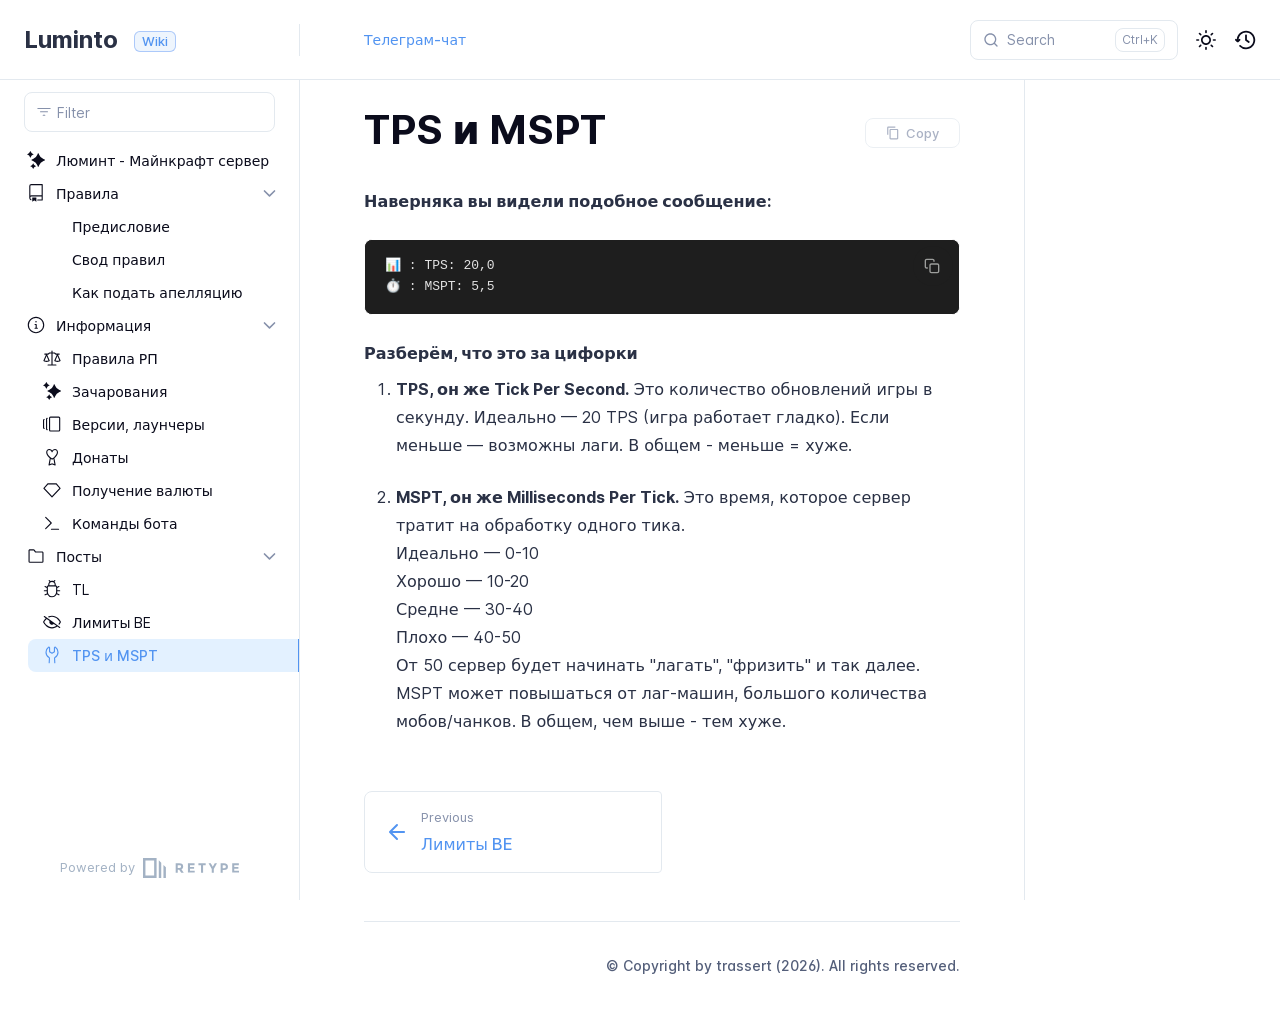
<file: posts/tps/index.html>
<!DOCTYPE html>
<html lang="en" class="h-full">
<head>
    <meta charset="UTF-8">
    <meta name="viewport" content="width=device-width,initial-scale=1">
    <meta name="color-scheme" content="light dark">
    <meta name="turbo-cache-control" content="no-cache" data-turbo-track="reload" data-track-token="4.6.0.848947215410">

    <!-- See retype.com -->
    <meta name="generator" content="Retype 4.6.0">

    <!-- Primary Meta Tags -->
    <title>TPS и MSPT</title>
    <meta name="title" content="TPS и MSPT">
    <meta name="description" content="Наверняка вы видели подобное сообщение:">

    <!-- Canonical -->
    <link rel="canonical" href="https://wiki.lumintomc.ru/posts/tps/">
    <link rel="sitemap" type="application/xml" title="Sitemap" href="https://wiki.lumintomc.ru/sitemap.xml">

    <!-- Open Graph -->
    <meta property="og:type" content="website">
    <meta property="og:url" content="https://wiki.lumintomc.ru/posts/tps/">
    <meta property="og:title" content="TPS и MSPT">
    <meta property="og:description" content="Наверняка вы видели подобное сообщение:">
    <meta property="og:site_name" content="Luminto">
    <meta property="og:locale" content="en_US">

    <!-- Twitter -->
    <meta name="twitter:card" content="summary_large_image">
    <meta name="twitter:url" content="https://wiki.lumintomc.ru/posts/tps/">
    <meta name="twitter:title" content="TPS и MSPT">
    <meta name="twitter:description" content="Наверняка вы видели подобное сообщение:">

    <!-- Alternate Markdown -->
    <link rel="alternate" type="text/markdown" href="https://wiki.lumintomc.ru/posts/tps.md">

    <script data-cfasync="false">(function(){var cl=document.documentElement.classList,ls=localStorage.getItem("retype_scheme"),hd=cl.contains("dark"),hl=cl.contains("light"),wm=window.matchMedia&&window.matchMedia("(prefers-color-scheme: dark)").matches;if(ls==="dark"||(!ls&&wm&&!hd&&!hl)){cl.remove("light");cl.add("dark")}else if(ls==="light"||(!ls&&!wm&&!hd&&!hl)){cl.remove("dark");cl.add("light")}})();</script>

    <link href="../../resources/css/retype.css?v=4.6.0.848947215410" rel="stylesheet">

    <script data-cfasync="false" src="../../resources/js/config.js?v=4.6.0.848947215410" data-turbo-eval="false" defer></script>
    <script data-cfasync="false" src="../../resources/js/retype.js?v=4.6.0" data-turbo-eval="false" defer></script>
    <script id="lunr-js" data-cfasync="false" src="../../resources/js/lunr.js?v=4.6.0.848947215410" data-turbo-eval="false" defer></script>
</head>
<body>
    <div id="retype-app" class="relative text-base antialiased text-base-text bg-base-bg font-body">
    <div class="absolute bottom-0 left-0" style="top: 5rem; right: 50%"></div>

    <header id="retype-header" class="sticky top-0 z-30 flex w-full h-16 bg-header-bg border-b border-header-border md:h-20">
        <div class="container relative flex items-center justify-between pr-6 grow md:justify-start">
            <!-- Mobile menu button skeleton -->
            <button v-cloak class="skeleton retype-mobile-menu-button flex items-center justify-center shrink-0 overflow-hidden dark:text-white focus:outline-hidden rounded-full w-10 h-10 ml-3.5 md:hidden"><svg xmlns="http://www.w3.org/2000/svg" class="mb-px shrink-0" width="24" height="24" viewBox="0 0 24 24" role="presentation" style="margin-bottom: 0px;"><g fill="currentColor"><path d="M2 4h20v2H2zM2 11h20v2H2zM2 18h20v2H2z"></path></g></svg></button>
            <div v-cloak id="retype-sidebar-left-toggle-button"></div>
    
            <!-- Logo -->
            <div class="flex items-center justify-between h-full py-2 md:w-75">
                <div class="flex items-center px-2 md:px-6">
                    <a id="retype-branding-logo" href="https://wiki.lumintomc.ru/" class="flex items-center leading-snug text-2xl">
                        <span class="dark:text-white font-bold line-clamp-1 md:line-clamp-2">Luminto</span>
                    </a><span id="retype-branding-label" class="inline-flex mt-1 px-2 py-1 ml-4 text-xs font-medium leading-none items-center rounded-md bg-branding-label-bg text-branding-label-text ring-1 ring-branding-label-border ring-inset md:inline-block">Wiki</span>
                </div>
    
                <span class="hidden h-8 border-r md:inline-block border-base-border"></span>
            </div>
    
            <div class="flex justify-between md:grow">
                <!-- Top Nav -->
                <nav id="retype-header-nav" class="hidden md:flex">
                    <ul class="flex flex-col mb-4 md:pl-16 md:mb-0 md:flex-row md:items-center">
                        <li class="mr-6">
                            <a class="py-2 md:mb-0 inline-flex items-center text-sm whitespace-nowrap transition-colors duration-200 ease-linear md:text-header-text font-header-text hover:text-header-text-hover" href="https://t.me/lumintomc">Телеграм-чат</a>
                        </li>
    
                    </ul>
                </nav>
    
                <div v-cloak class="flex justify-end grow">
                    <div id="retype-mobile-search-button"></div>
                    <doc-search-desktop></doc-search-desktop>
    
                    <doc-theme-switch class="lg:ml-2"></doc-theme-switch>
                    <doc-history></doc-history>
                </div>
            </div>
        </div>
    </header>


    <div id="retype-container" class="container relative flex bg-white">
        <!-- Sidebar Skeleton -->
        <div v-cloak class="fixed flex flex-col shrink-0 duration-300 ease-in-out bg-sidebar-left-bg border-sidebar-left-border sidebar top-20 w-75 border-r h-screen md:sticky transition-transform skeleton">
        
            <div class="flex items-center h-16 px-6">
                <input id="retype-filter-input-mock" class="w-full h-10 pl-8 px-3 py-2 transition-colors duration-200 ease-linear bg-filter-bg border border-filter-border rounded-lg shadow-none md:text-sm hover:border-filter-border-hover focus:outline-hidden focus:border-filter-border-focus placeholder-filter-placeholder" type="text">
            </div>
        
            <div class="pl-6 mt-1 mb-4">
                <div class="w-32 h-3 mb-4 bg-skeleton-bg rounded-full loading"></div>
                <div class="w-48 h-3 mb-4 bg-skeleton-bg rounded-full loading"></div>
                <div class="w-40 h-3 mb-4 bg-skeleton-bg rounded-full loading"></div>
                <div class="w-32 h-3 mb-4 bg-skeleton-bg rounded-full loading"></div>
                <div class="w-48 h-3 mb-4 bg-skeleton-bg rounded-full loading"></div>
                <div class="w-40 h-3 mb-4 bg-skeleton-bg rounded-full loading"></div>
            </div>
        
            <div class="shrink-0 mt-auto bg-transparent dark:border-base-border">
                <a class="flex items-center justify-center flex-nowrap h-16 text-gray-350 dark:text-dark-400 hover:text-gray-600 dark:hover:text-dark-300 transition-colors duration-150 ease-in docs-powered-by" target="_blank" href="https://retype.com/" rel="noopener">
                    <span class="text-xs whitespace-nowrap">Powered by</span>
                    <svg xmlns="http://www.w3.org/2000/svg" class="ml-2" fill="currentColor" width="96" height="20" overflow="visible"><path d="M0 0v20h13.59V0H0zm11.15 17.54H2.44V2.46h8.71v15.08zM15.8 20h2.44V4.67L15.8 2.22zM20.45 6.89V20h2.44V9.34z"/><g><path d="M40.16 8.44c0 1.49-.59 2.45-1.75 2.88l2.34 3.32h-2.53l-2.04-2.96h-1.43v2.96h-2.06V5.36h3.5c1.43 0 2.46.24 3.07.73s.9 1.27.9 2.35zm-2.48 1.1c.26-.23.38-.59.38-1.09 0-.5-.13-.84-.4-1.03s-.73-.28-1.39-.28h-1.54v2.75h1.5c.72 0 1.2-.12 1.45-.35zM51.56 5.36V7.2h-4.59v1.91h4.13v1.76h-4.13v1.92h4.74v1.83h-6.79V5.36h6.64zM60.09 7.15v7.48h-2.06V7.15h-2.61V5.36h7.28v1.79h-2.61zM70.81 14.64h-2.06v-3.66l-3.19-5.61h2.23l1.99 3.45 1.99-3.45H74l-3.19 5.61v3.66zM83.99 6.19c.65.55.97 1.4.97 2.55s-.33 1.98-1 2.51-1.68.8-3.04.8h-1.23v2.59h-2.06V5.36h3.26c1.42 0 2.45.28 3.1.83zm-1.51 3.65c.25-.28.37-.69.37-1.22s-.16-.92-.48-1.14c-.32-.23-.82-.34-1.5-.34H79.7v3.12h1.38c.68 0 1.15-.14 1.4-.42zM95.85 5.36V7.2h-4.59v1.91h4.13v1.76h-4.13v1.92H96v1.83h-6.79V5.36h6.64z"/></g></svg>
                </a>
            </div>
        </div>
        
        <!-- Sidebar component -->
        <doc-sidebar v-cloak>
            <template #sidebar-footer>
                <div class="shrink-0 mt-auto border-t md:bg-transparent md:border-none dark:border-base-border">
        
                    <div class="py-3 px-6 md:hidden border-b dark:border-base-border">
                        <nav>
                            <ul class="flex flex-wrap justify-center items-center">
                                <li class="mr-6">
                                    <a class="block py-1 inline-flex items-center text-sm whitespace-nowrap transition-colors duration-200 ease-linear md:text-header-text font-header-text hover:text-header-text-hover" href="https://t.me/lumintomc">Телеграм-чат</a>
                                </li>
        
                            </ul>
                        </nav>
                    </div>
        
                    <a class="flex items-center justify-center flex-nowrap h-16 text-gray-350 dark:text-dark-400 hover:text-gray-600 dark:hover:text-dark-300 transition-colors duration-150 ease-in docs-powered-by" target="_blank" href="https://retype.com/" rel="noopener">
                        <span class="text-xs whitespace-nowrap">Powered by</span>
                        <svg xmlns="http://www.w3.org/2000/svg" class="ml-2" fill="currentColor" width="96" height="20" overflow="visible"><path d="M0 0v20h13.59V0H0zm11.15 17.54H2.44V2.46h8.71v15.08zM15.8 20h2.44V4.67L15.8 2.22zM20.45 6.89V20h2.44V9.34z"/><g><path d="M40.16 8.44c0 1.49-.59 2.45-1.75 2.88l2.34 3.32h-2.53l-2.04-2.96h-1.43v2.96h-2.06V5.36h3.5c1.43 0 2.46.24 3.07.73s.9 1.27.9 2.35zm-2.48 1.1c.26-.23.38-.59.38-1.09 0-.5-.13-.84-.4-1.03s-.73-.28-1.39-.28h-1.54v2.75h1.5c.72 0 1.2-.12 1.45-.35zM51.56 5.36V7.2h-4.59v1.91h4.13v1.76h-4.13v1.92h4.74v1.83h-6.79V5.36h6.64zM60.09 7.15v7.48h-2.06V7.15h-2.61V5.36h7.28v1.79h-2.61zM70.81 14.64h-2.06v-3.66l-3.19-5.61h2.23l1.99 3.45 1.99-3.45H74l-3.19 5.61v3.66zM83.99 6.19c.65.55.97 1.4.97 2.55s-.33 1.98-1 2.51-1.68.8-3.04.8h-1.23v2.59h-2.06V5.36h3.26c1.42 0 2.45.28 3.1.83zm-1.51 3.65c.25-.28.37-.69.37-1.22s-.16-.92-.48-1.14c-.32-.23-.82-.34-1.5-.34H79.7v3.12h1.38c.68 0 1.15-.14 1.4-.42zM95.85 5.36V7.2h-4.59v1.91h4.13v1.76h-4.13v1.92H96v1.83h-6.79V5.36h6.64z"/></g></svg>
                    </a>
                </div>
            </template>
        </doc-sidebar>

        <div class="grow min-w-0 bg-body-bg">
            <!-- Render "toolbar" template here on api pages --><!-- Render page content -->
<div class="flex">
    <div id="retype-main" class="min-w-0 p-4 grow md:px-16">
        <main class="relative pb-12 lg:pt-2">
            <div class="relative retype-markdown" id="retype-content">
                <!-- Rendered if sidebar right is enabled -->
                <div id="retype-sidebar-right-toggle"></div>
                <doc-page-actions></doc-page-actions>

                <!-- Page content  -->
<h1 id="tps-и-mspt">TPS и MSPT</h1>
<p><strong>Наверняка вы видели подобное сообщение:</strong></p>
<div class="codeblock-wrapper"><doc-codeblock>
<pre translate="no" class="language-none"><code v-pre class="language-none">📊 : TPS: 20,0
⏱️ : MSPT: 5,5</code></pre>
</doc-codeblock></div>
<p><strong>Разберём, что это за цифорки</strong></p>
<ol>
<li>
<p><strong>TPS, он же Tick Per Second.</strong>
Это количество обновлений игры в секунду. Идеально — 20 TPS (игра работает гладко). Если меньше — возможны лаги. В общем - меньше = хуже.</p>
</li>
<li>
<p><strong>MSPT, он же Milliseconds Per Tick.</strong>
Это время, которое сервер тратит на обработку одного тика.<br />
Идеально — 0-10<br />
Хорошо — 10-20<br />
Средне — 30-40<br />
Плохо — 40-50<br />
От 50 сервер будет начинать &quot;лагать&quot;, &quot;фризить&quot; и так далее. MSPT может повышаться от лаг-машин, большого количества мобов/чанков. В общем, чем выше - тем хуже.</p>
</li>
</ol>

                
                <!-- Required only on API pages -->
                <doc-toolbar-member-filter-no-results></doc-toolbar-member-filter-no-results>
            </div>
            <footer id="retype-content-footer" class="clear-both">
            
                <nav id="retype-nextprev" class="print:hidden flex mt-14">
                    <div class="w-1/2">
                        <a class="px-5 py-4 h-full flex items-center break-normal font-medium text-body-link border border-base-border hover:border-base-border-hover rounded-r rounded-l-lg transition-colors duration-150 relative hover:z-5" href="../../posts/be-limits/">
                            <svg xmlns="http://www.w3.org/2000/svg" class="mr-3" width="24" height="24" viewBox="0 0 24 24" fill="currentColor" overflow="visible"><path d="M19 11H7.41l5.29-5.29a.996.996 0 10-1.41-1.41l-7 7a1 1 0 000 1.42l7 7a1.024 1.024 0 001.42-.01.996.996 0 000-1.41L7.41 13H19c.55 0 1-.45 1-1s-.45-1-1-1z" /><path fill="none" d="M0 0h24v24H0z" /></svg>
                            <span>
                                <span class="block text-xs font-normal text-base-text-muted">Previous</span>
                                <span class="block mt-1">Лимиты BE</span>
                            </span>
                        </a>
                    </div>
            
                    <div class="w-1/2">
                    </div>
                </nav>
            </footer>
        </main>

        <div id="retype-page-footer" class="print:border-none border-t border-base-border pt-6 mb-8">
            <footer class="flex flex-wrap items-center justify-between print:justify-center">
                <div id="retype-footer-links" class="print:hidden">
                    <ul class="flex flex-wrap items-center text-sm">
                    </ul>
                </div>
                <div id="retype-copyright" class="print:justify-center py-2 text-footer-text font-footer-link text-sm leading-relaxed"><p>© Copyright by trassert (2026). All rights reserved.</p></div>
            </footer>
        </div>
    </div>

    <!-- Rendered if sidebar right is enabled -->
    <!-- Sidebar right skeleton-->
    <div v-cloak class="fixed top-0 bottom-0 right-0 translate-x-full bg-sidebar-right-bg border-sidebar-right-border lg:sticky lg:border-l lg:shrink-0 lg:pt-6 lg:translate-x-0 sm:w-1/2 lg:w-64 lg:z-0 md:w-104 sidebar-right skeleton">
        <div class="pl-5">
            <div class="w-32 h-3 mb-4 bg-skeleton-bg rounded-full loading"></div>
            <div class="w-48 h-3 mb-4 bg-skeleton-bg rounded-full loading"></div>
            <div class="w-40 h-3 mb-4 bg-skeleton-bg rounded-full loading"></div>
        </div>
    </div>

    <!-- User should be able to hide sidebar right -->
    <doc-sidebar-right v-cloak></doc-sidebar-right>
</div>

        </div>
    </div>

    <doc-search-mobile></doc-search-mobile>
    <doc-back-to-top></doc-back-to-top>
</div>


    <div id="retype-overlay-target"></div>

        <script data-cfasync="false">window.__DOCS__ = { "title": "TPS и MSPT", level: 2, icon: "file", hasPrism: false, hasInstagram: false, hasMermaid: false, hasMath: false, tocDepth: 23, "md": "/posts/tps.md" }</script>
</body>
</html>
</file>
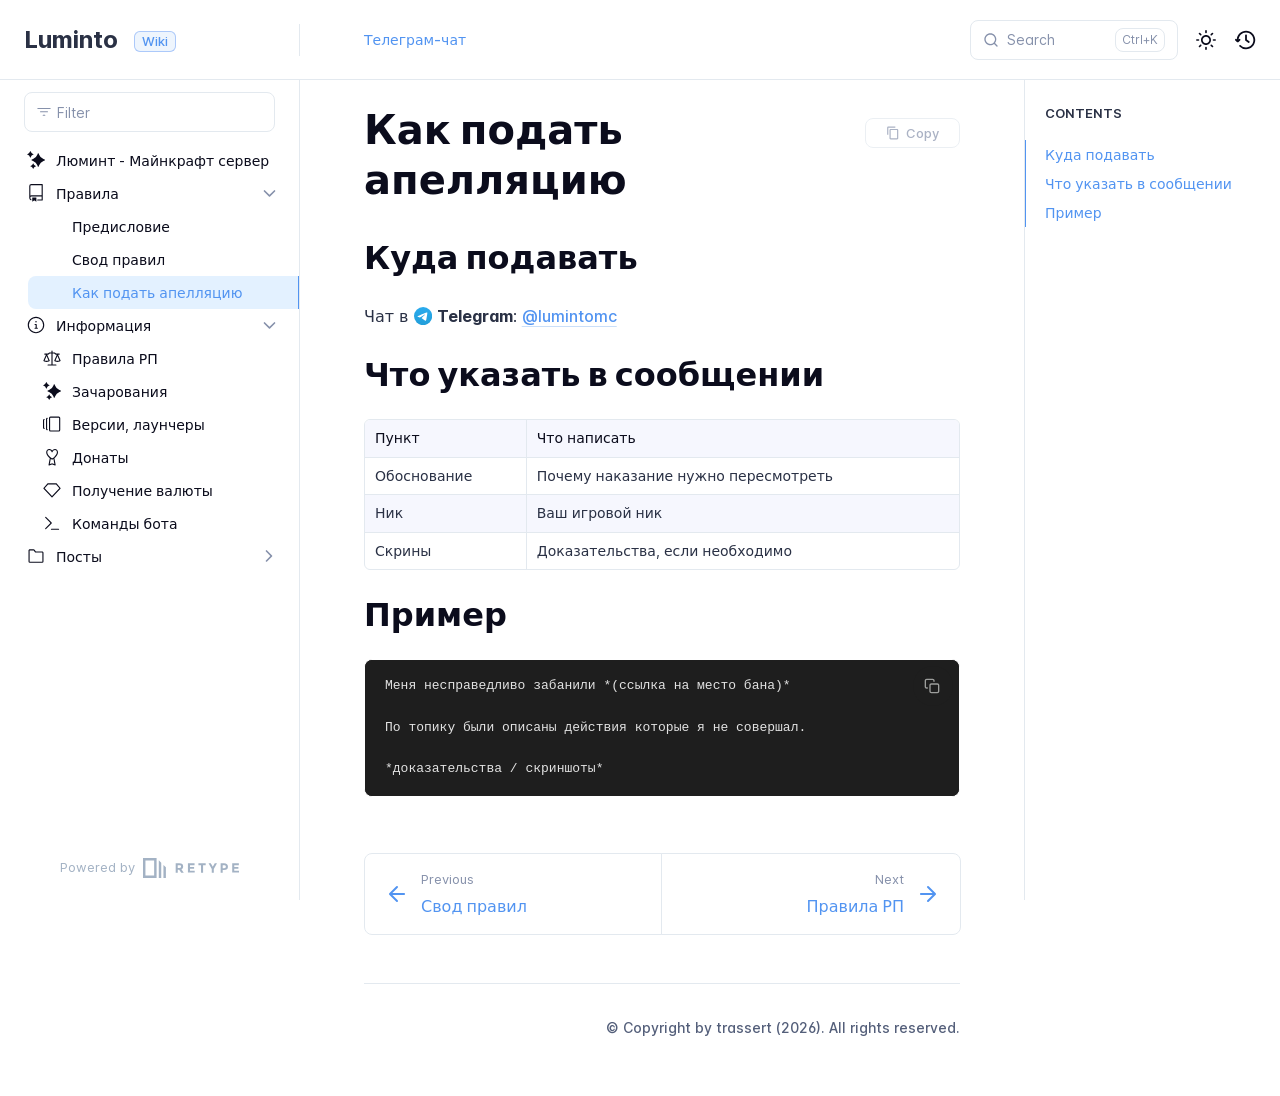
<file: rules/appeal/index.html>
<!DOCTYPE html>
<html lang="en" class="h-full">
<head>
    <meta charset="UTF-8">
    <meta name="viewport" content="width=device-width,initial-scale=1">
    <meta name="color-scheme" content="light dark">
    <meta name="turbo-cache-control" content="no-cache" data-turbo-track="reload" data-track-token="4.6.0.848947215410">

    <!-- See retype.com -->
    <meta name="generator" content="Retype 4.6.0">

    <!-- Primary Meta Tags -->
    <title>Как подать апелляцию</title>
    <meta name="title" content="Как подать апелляцию">
    <meta name="description" content="Чат в Telegram: @lumintomc">

    <!-- Canonical -->
    <link rel="canonical" href="https://wiki.lumintomc.ru/rules/appeal/">
    <link rel="sitemap" type="application/xml" title="Sitemap" href="https://wiki.lumintomc.ru/sitemap.xml">

    <!-- Open Graph -->
    <meta property="og:type" content="website">
    <meta property="og:url" content="https://wiki.lumintomc.ru/rules/appeal/">
    <meta property="og:title" content="Как подать апелляцию">
    <meta property="og:description" content="Чат в Telegram: @lumintomc">
    <meta property="og:site_name" content="Luminto">
    <meta property="og:locale" content="en_US">

    <!-- Twitter -->
    <meta name="twitter:card" content="summary_large_image">
    <meta name="twitter:url" content="https://wiki.lumintomc.ru/rules/appeal/">
    <meta name="twitter:title" content="Как подать апелляцию">
    <meta name="twitter:description" content="Чат в Telegram: @lumintomc">

    <!-- Alternate Markdown -->
    <link rel="alternate" type="text/markdown" href="https://wiki.lumintomc.ru/rules/appeal.md">

    <script data-cfasync="false">(function(){var cl=document.documentElement.classList,ls=localStorage.getItem("retype_scheme"),hd=cl.contains("dark"),hl=cl.contains("light"),wm=window.matchMedia&&window.matchMedia("(prefers-color-scheme: dark)").matches;if(ls==="dark"||(!ls&&wm&&!hd&&!hl)){cl.remove("light");cl.add("dark")}else if(ls==="light"||(!ls&&!wm&&!hd&&!hl)){cl.remove("dark");cl.add("light")}})();</script>

    <link href="../../resources/css/retype.css?v=4.6.0.848947215410" rel="stylesheet">

    <script data-cfasync="false" src="../../resources/js/config.js?v=4.6.0.848947215410" data-turbo-eval="false" defer></script>
    <script data-cfasync="false" src="../../resources/js/retype.js?v=4.6.0" data-turbo-eval="false" defer></script>
    <script id="lunr-js" data-cfasync="false" src="../../resources/js/lunr.js?v=4.6.0.848947215410" data-turbo-eval="false" defer></script>
</head>
<body>
    <div id="retype-app" class="relative text-base antialiased text-base-text bg-base-bg font-body">
    <div class="absolute bottom-0 left-0" style="top: 5rem; right: 50%"></div>

    <header id="retype-header" class="sticky top-0 z-30 flex w-full h-16 bg-header-bg border-b border-header-border md:h-20">
        <div class="container relative flex items-center justify-between pr-6 grow md:justify-start">
            <!-- Mobile menu button skeleton -->
            <button v-cloak class="skeleton retype-mobile-menu-button flex items-center justify-center shrink-0 overflow-hidden dark:text-white focus:outline-hidden rounded-full w-10 h-10 ml-3.5 md:hidden"><svg xmlns="http://www.w3.org/2000/svg" class="mb-px shrink-0" width="24" height="24" viewBox="0 0 24 24" role="presentation" style="margin-bottom: 0px;"><g fill="currentColor"><path d="M2 4h20v2H2zM2 11h20v2H2zM2 18h20v2H2z"></path></g></svg></button>
            <div v-cloak id="retype-sidebar-left-toggle-button"></div>
    
            <!-- Logo -->
            <div class="flex items-center justify-between h-full py-2 md:w-75">
                <div class="flex items-center px-2 md:px-6">
                    <a id="retype-branding-logo" href="https://wiki.lumintomc.ru/" class="flex items-center leading-snug text-2xl">
                        <span class="dark:text-white font-bold line-clamp-1 md:line-clamp-2">Luminto</span>
                    </a><span id="retype-branding-label" class="inline-flex mt-1 px-2 py-1 ml-4 text-xs font-medium leading-none items-center rounded-md bg-branding-label-bg text-branding-label-text ring-1 ring-branding-label-border ring-inset md:inline-block">Wiki</span>
                </div>
    
                <span class="hidden h-8 border-r md:inline-block border-base-border"></span>
            </div>
    
            <div class="flex justify-between md:grow">
                <!-- Top Nav -->
                <nav id="retype-header-nav" class="hidden md:flex">
                    <ul class="flex flex-col mb-4 md:pl-16 md:mb-0 md:flex-row md:items-center">
                        <li class="mr-6">
                            <a class="py-2 md:mb-0 inline-flex items-center text-sm whitespace-nowrap transition-colors duration-200 ease-linear md:text-header-text font-header-text hover:text-header-text-hover" href="https://t.me/lumintomc">Телеграм-чат</a>
                        </li>
    
                    </ul>
                </nav>
    
                <div v-cloak class="flex justify-end grow">
                    <div id="retype-mobile-search-button"></div>
                    <doc-search-desktop></doc-search-desktop>
    
                    <doc-theme-switch class="lg:ml-2"></doc-theme-switch>
                    <doc-history></doc-history>
                </div>
            </div>
        </div>
    </header>


    <div id="retype-container" class="container relative flex bg-white">
        <!-- Sidebar Skeleton -->
        <div v-cloak class="fixed flex flex-col shrink-0 duration-300 ease-in-out bg-sidebar-left-bg border-sidebar-left-border sidebar top-20 w-75 border-r h-screen md:sticky transition-transform skeleton">
        
            <div class="flex items-center h-16 px-6">
                <input id="retype-filter-input-mock" class="w-full h-10 pl-8 px-3 py-2 transition-colors duration-200 ease-linear bg-filter-bg border border-filter-border rounded-lg shadow-none md:text-sm hover:border-filter-border-hover focus:outline-hidden focus:border-filter-border-focus placeholder-filter-placeholder" type="text">
            </div>
        
            <div class="pl-6 mt-1 mb-4">
                <div class="w-32 h-3 mb-4 bg-skeleton-bg rounded-full loading"></div>
                <div class="w-48 h-3 mb-4 bg-skeleton-bg rounded-full loading"></div>
                <div class="w-40 h-3 mb-4 bg-skeleton-bg rounded-full loading"></div>
                <div class="w-32 h-3 mb-4 bg-skeleton-bg rounded-full loading"></div>
                <div class="w-48 h-3 mb-4 bg-skeleton-bg rounded-full loading"></div>
                <div class="w-40 h-3 mb-4 bg-skeleton-bg rounded-full loading"></div>
            </div>
        
            <div class="shrink-0 mt-auto bg-transparent dark:border-base-border">
                <a class="flex items-center justify-center flex-nowrap h-16 text-gray-350 dark:text-dark-400 hover:text-gray-600 dark:hover:text-dark-300 transition-colors duration-150 ease-in docs-powered-by" target="_blank" href="https://retype.com/" rel="noopener">
                    <span class="text-xs whitespace-nowrap">Powered by</span>
                    <svg xmlns="http://www.w3.org/2000/svg" class="ml-2" fill="currentColor" width="96" height="20" overflow="visible"><path d="M0 0v20h13.59V0H0zm11.15 17.54H2.44V2.46h8.71v15.08zM15.8 20h2.44V4.67L15.8 2.22zM20.45 6.89V20h2.44V9.34z"/><g><path d="M40.16 8.44c0 1.49-.59 2.45-1.75 2.88l2.34 3.32h-2.53l-2.04-2.96h-1.43v2.96h-2.06V5.36h3.5c1.43 0 2.46.24 3.07.73s.9 1.27.9 2.35zm-2.48 1.1c.26-.23.38-.59.38-1.09 0-.5-.13-.84-.4-1.03s-.73-.28-1.39-.28h-1.54v2.75h1.5c.72 0 1.2-.12 1.45-.35zM51.56 5.36V7.2h-4.59v1.91h4.13v1.76h-4.13v1.92h4.74v1.83h-6.79V5.36h6.64zM60.09 7.15v7.48h-2.06V7.15h-2.61V5.36h7.28v1.79h-2.61zM70.81 14.64h-2.06v-3.66l-3.19-5.61h2.23l1.99 3.45 1.99-3.45H74l-3.19 5.61v3.66zM83.99 6.19c.65.55.97 1.4.97 2.55s-.33 1.98-1 2.51-1.68.8-3.04.8h-1.23v2.59h-2.06V5.36h3.26c1.42 0 2.45.28 3.1.83zm-1.51 3.65c.25-.28.37-.69.37-1.22s-.16-.92-.48-1.14c-.32-.23-.82-.34-1.5-.34H79.7v3.12h1.38c.68 0 1.15-.14 1.4-.42zM95.85 5.36V7.2h-4.59v1.91h4.13v1.76h-4.13v1.92H96v1.83h-6.79V5.36h6.64z"/></g></svg>
                </a>
            </div>
        </div>
        
        <!-- Sidebar component -->
        <doc-sidebar v-cloak>
            <template #sidebar-footer>
                <div class="shrink-0 mt-auto border-t md:bg-transparent md:border-none dark:border-base-border">
        
                    <div class="py-3 px-6 md:hidden border-b dark:border-base-border">
                        <nav>
                            <ul class="flex flex-wrap justify-center items-center">
                                <li class="mr-6">
                                    <a class="block py-1 inline-flex items-center text-sm whitespace-nowrap transition-colors duration-200 ease-linear md:text-header-text font-header-text hover:text-header-text-hover" href="https://t.me/lumintomc">Телеграм-чат</a>
                                </li>
        
                            </ul>
                        </nav>
                    </div>
        
                    <a class="flex items-center justify-center flex-nowrap h-16 text-gray-350 dark:text-dark-400 hover:text-gray-600 dark:hover:text-dark-300 transition-colors duration-150 ease-in docs-powered-by" target="_blank" href="https://retype.com/" rel="noopener">
                        <span class="text-xs whitespace-nowrap">Powered by</span>
                        <svg xmlns="http://www.w3.org/2000/svg" class="ml-2" fill="currentColor" width="96" height="20" overflow="visible"><path d="M0 0v20h13.59V0H0zm11.15 17.54H2.44V2.46h8.71v15.08zM15.8 20h2.44V4.67L15.8 2.22zM20.45 6.89V20h2.44V9.34z"/><g><path d="M40.16 8.44c0 1.49-.59 2.45-1.75 2.88l2.34 3.32h-2.53l-2.04-2.96h-1.43v2.96h-2.06V5.36h3.5c1.43 0 2.46.24 3.07.73s.9 1.27.9 2.35zm-2.48 1.1c.26-.23.38-.59.38-1.09 0-.5-.13-.84-.4-1.03s-.73-.28-1.39-.28h-1.54v2.75h1.5c.72 0 1.2-.12 1.45-.35zM51.56 5.36V7.2h-4.59v1.91h4.13v1.76h-4.13v1.92h4.74v1.83h-6.79V5.36h6.64zM60.09 7.15v7.48h-2.06V7.15h-2.61V5.36h7.28v1.79h-2.61zM70.81 14.64h-2.06v-3.66l-3.19-5.61h2.23l1.99 3.45 1.99-3.45H74l-3.19 5.61v3.66zM83.99 6.19c.65.55.97 1.4.97 2.55s-.33 1.98-1 2.51-1.68.8-3.04.8h-1.23v2.59h-2.06V5.36h3.26c1.42 0 2.45.28 3.1.83zm-1.51 3.65c.25-.28.37-.69.37-1.22s-.16-.92-.48-1.14c-.32-.23-.82-.34-1.5-.34H79.7v3.12h1.38c.68 0 1.15-.14 1.4-.42zM95.85 5.36V7.2h-4.59v1.91h4.13v1.76h-4.13v1.92H96v1.83h-6.79V5.36h6.64z"/></g></svg>
                    </a>
                </div>
            </template>
        </doc-sidebar>

        <div class="grow min-w-0 bg-body-bg">
            <!-- Render "toolbar" template here on api pages --><!-- Render page content -->
<div class="flex">
    <div id="retype-main" class="min-w-0 p-4 grow md:px-16">
        <main class="relative pb-12 lg:pt-2">
            <div class="relative retype-markdown" id="retype-content">
                <!-- Rendered if sidebar right is enabled -->
                <div id="retype-sidebar-right-toggle"></div>
                <doc-page-actions></doc-page-actions>

                <!-- Page content  -->
<h1 id="как-подать-апелляцию">Как подать апелляцию</h1>
<h2 id="куда-подавать">Куда подавать</h2>
<p>Чат в <svg xmlns="http://www.w3.org/2000/svg" class="docs-icon" viewBox="0 0 240.1 240.1" role="presentation"><g fill="currentColor"><g><linearGradient id="a" x1="-838.041" x2="-838.041" y1="660.581" y2="660.343" gradientTransform="matrix(1000 0 0 -1000 838161 660581)" gradientUnits="userSpaceOnUse"><stop offset="0" style="stop-color:#2aabee"/><stop offset="1" style="stop-color:#229ed9"/></linearGradient><circle cx="120.1" cy="120.1" r="120.1" fill="url(#a)" fill-rule="evenodd" clip-rule="evenodd"/><path fill="#fff" fill-rule="evenodd" d="M54.3 118.8c35-15.2 58.3-25.3 70-30.2 33.3-13.9 40.3-16.3 44.8-16.4 1 0 3.2.2 4.7 1.4 1.2 1 1.5 2.3 1.7 3.3s.4 3.1.2 4.7c-1.8 19-9.6 65.1-13.6 86.3-1.7 9-5 12-8.2 12.3-7 .6-12.3-4.6-19-9-10.6-6.9-16.5-11.2-26.8-18-11.9-7.8-4.2-12.1 2.6-19.1 1.8-1.8 32.5-29.8 33.1-32.3.1-.3.1-1.5-.6-2.1s-1.7-.4-2.5-.2c-1.1.2-17.9 11.4-50.6 33.5-4.8 3.3-9.1 4.9-13 4.8-4.3-.1-12.5-2.4-18.7-4.4-7.5-2.4-13.5-3.7-13-7.9.3-2.2 3.3-4.4 8.9-6.7" clip-rule="evenodd"/></g></g></svg> <strong>Telegram</strong>: <a href="https://t.me/lumintomc/81023">@lumintomc</a></p>
<h2 id="что-указать-в-сообщении">Что указать в сообщении</h2>
<retype-table copy-text="Пункт | Что написать
--- | ---
Обоснование | Почему наказание нужно пересмотреть
Ник | Ваш игровой ник
Скрины | Доказательства, если необходимо">
<div class="table-wrapper scrollbar overflow-hidden">
<table class="compact striped">
<thead>
<tr>
<th>Пункт</th>
<th>Что написать</th>
</tr>
</thead>
<tbody>
<tr>
<td>Обоснование</td>
<td>Почему наказание нужно пересмотреть</td>
</tr>
<tr>
<td>Ник</td>
<td>Ваш игровой ник</td>
</tr>
<tr>
<td>Скрины</td>
<td>Доказательства, если необходимо</td>
</tr>
</tbody>
</table>
</div>
</retype-table>
<h2 id="пример">Пример</h2>
<div id="пример-code-1" class="codeblock-wrapper"><doc-codeblock>
<pre translate="no" class="language-none"><code v-pre class="language-none">Меня несправедливо забанили *(ссылка на место бана)*

По топику были описаны действия которые я не совершал.

*доказательства / скриншоты*</code></pre>
</doc-codeblock></div>

                
                <!-- Required only on API pages -->
                <doc-toolbar-member-filter-no-results></doc-toolbar-member-filter-no-results>
            </div>
            <footer id="retype-content-footer" class="clear-both">
            
                <nav id="retype-nextprev" class="print:hidden flex mt-14">
                    <div class="w-1/2">
                        <a class="px-5 py-4 h-full flex items-center break-normal font-medium text-body-link border border-base-border hover:border-base-border-hover rounded-l-lg transition-colors duration-150 relative hover:z-5" href="../../rules/list/">
                            <svg xmlns="http://www.w3.org/2000/svg" class="mr-3" width="24" height="24" viewBox="0 0 24 24" fill="currentColor" overflow="visible"><path d="M19 11H7.41l5.29-5.29a.996.996 0 10-1.41-1.41l-7 7a1 1 0 000 1.42l7 7a1.024 1.024 0 001.42-.01.996.996 0 000-1.41L7.41 13H19c.55 0 1-.45 1-1s-.45-1-1-1z" /><path fill="none" d="M0 0h24v24H0z" /></svg>
                            <span>
                                <span class="block text-xs font-normal text-base-text-muted">Previous</span>
                                <span class="block mt-1">Свод правил</span>
                            </span>
                        </a>
                    </div>
            
                    <div class="w-1/2">
                        <a class="px-5 py-4 -mx-px h-full flex items-center justify-end break-normal font-medium text-body-link border border-base-border hover:border-base-border-hover rounded-r-lg transition-colors duration-150 relative hover:z-5" href="../../info/roleplay/">
                            <span>
                                <span class="block text-xs font-normal text-right text-base-text-muted">Next</span>
                                <span class="block mt-1">Правила РП</span>
                            </span>
                            <svg xmlns="http://www.w3.org/2000/svg" class="ml-3" width="24" height="24" viewBox="0 0 24 24" fill="currentColor" overflow="visible"><path d="M19.92 12.38a1 1 0 00-.22-1.09l-7-7a.996.996 0 10-1.41 1.41l5.3 5.3H5c-.55 0-1 .45-1 1s.45 1 1 1h11.59l-5.29 5.29a.996.996 0 000 1.41c.19.2.44.3.7.3s.51-.1.71-.29l7-7c.09-.09.16-.21.21-.33z" /><path fill="none" d="M0 0h24v24H0z" /></svg>
                        </a>
                    </div>
                </nav>
            </footer>
        </main>

        <div id="retype-page-footer" class="print:border-none border-t border-base-border pt-6 mb-8">
            <footer class="flex flex-wrap items-center justify-between print:justify-center">
                <div id="retype-footer-links" class="print:hidden">
                    <ul class="flex flex-wrap items-center text-sm">
                    </ul>
                </div>
                <div id="retype-copyright" class="print:justify-center py-2 text-footer-text font-footer-link text-sm leading-relaxed"><p>© Copyright by trassert (2026). All rights reserved.</p></div>
            </footer>
        </div>
    </div>

    <!-- Rendered if sidebar right is enabled -->
    <!-- Sidebar right skeleton-->
    <div v-cloak class="fixed top-0 bottom-0 right-0 translate-x-full bg-sidebar-right-bg border-sidebar-right-border lg:sticky lg:border-l lg:shrink-0 lg:pt-6 lg:translate-x-0 sm:w-1/2 lg:w-64 lg:z-0 md:w-104 sidebar-right skeleton">
        <div class="pl-5">
            <div class="w-32 h-3 mb-4 bg-skeleton-bg rounded-full loading"></div>
            <div class="w-48 h-3 mb-4 bg-skeleton-bg rounded-full loading"></div>
            <div class="w-40 h-3 mb-4 bg-skeleton-bg rounded-full loading"></div>
        </div>
    </div>

    <!-- User should be able to hide sidebar right -->
    <doc-sidebar-right v-cloak></doc-sidebar-right>
</div>

        </div>
    </div>

    <doc-search-mobile></doc-search-mobile>
    <doc-back-to-top></doc-back-to-top>
</div>


    <div id="retype-overlay-target"></div>

        <script data-cfasync="false">window.__DOCS__ = { "title": "Как подать апелляцию", level: 2, icon: "file", hasPrism: false, hasInstagram: false, hasMermaid: false, hasMath: false, tocDepth: 23, "md": "/rules/appeal.md" }</script>
</body>
</html>
</file>
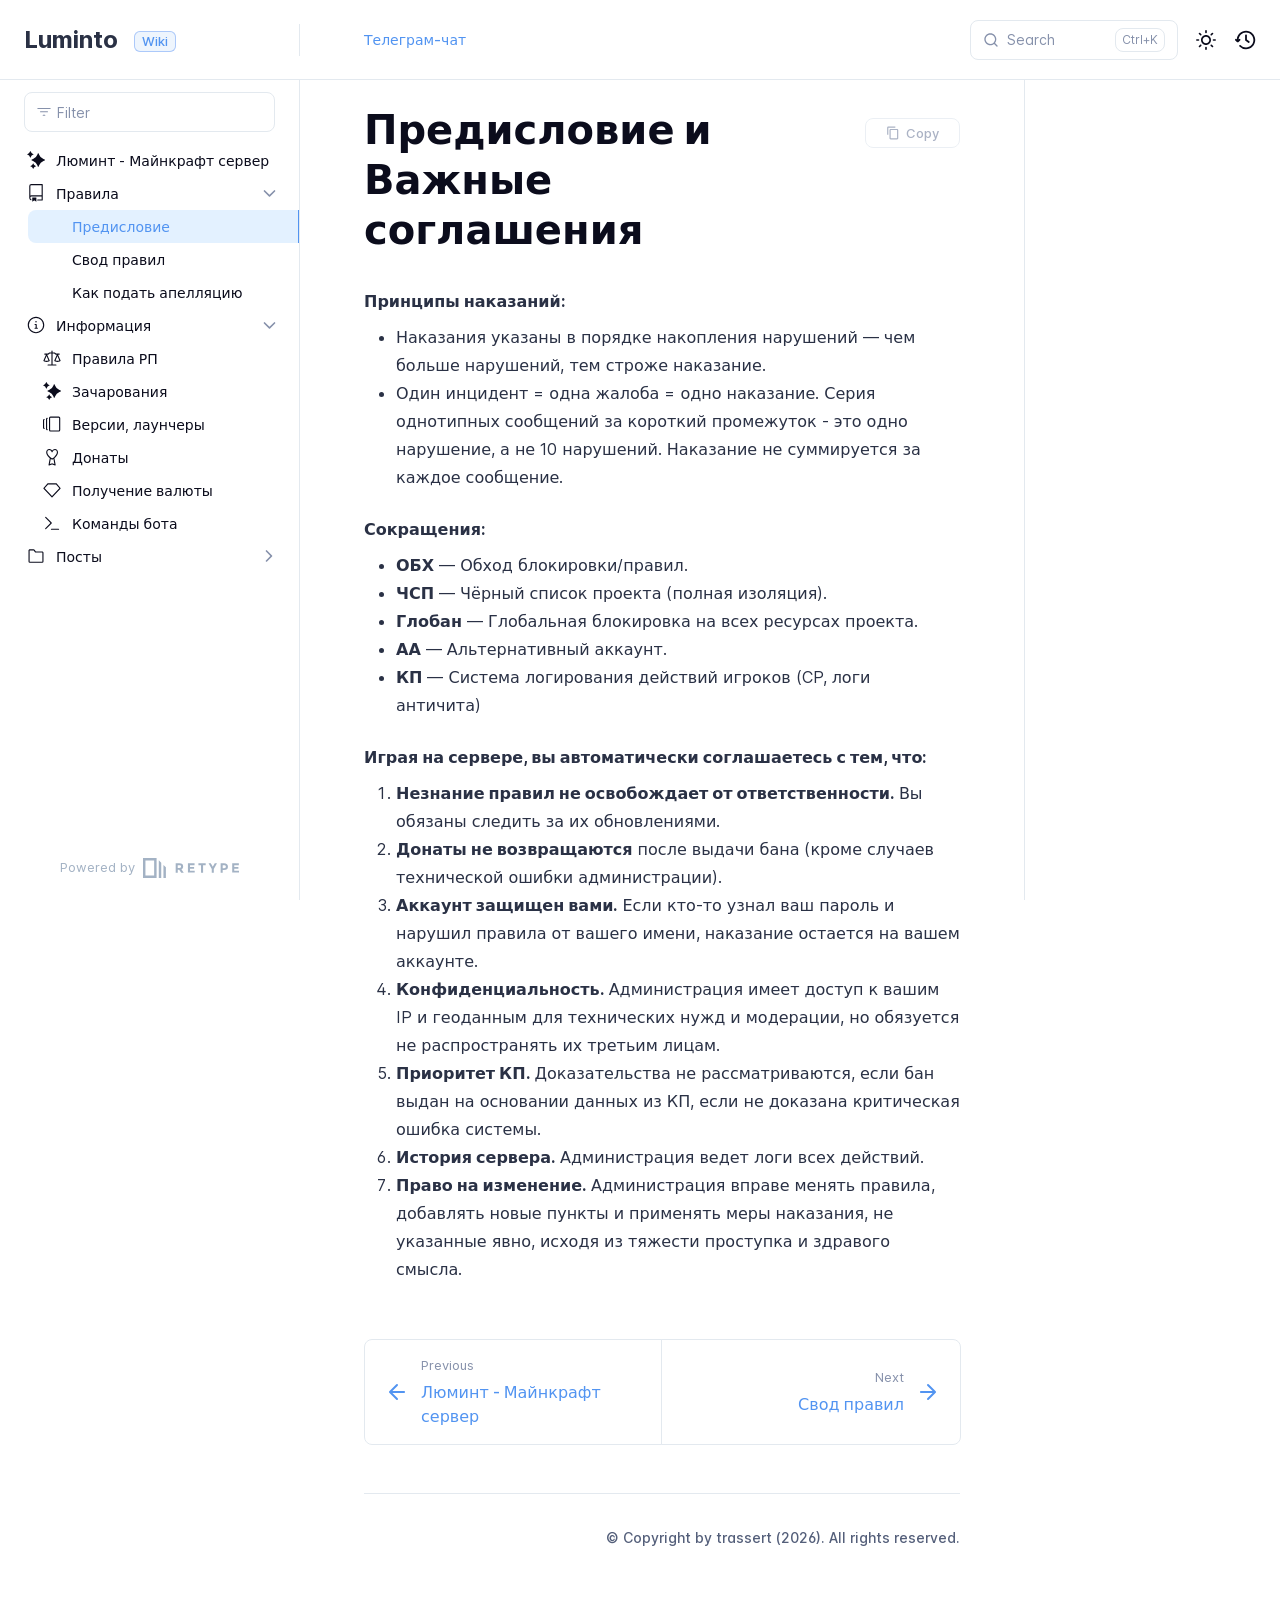
<file: rules/base/index.html>
<!DOCTYPE html>
<html lang="en" class="h-full">
<head>
    <meta charset="UTF-8">
    <meta name="viewport" content="width=device-width,initial-scale=1">
    <meta name="color-scheme" content="light dark">
    <meta name="turbo-cache-control" content="no-cache" data-turbo-track="reload" data-track-token="4.6.0.848947215410">

    <!-- See retype.com -->
    <meta name="generator" content="Retype 4.6.0">

    <!-- Primary Meta Tags -->
    <title>Предисловие и Важные соглашения</title>
    <meta name="title" content="Предисловие и Важные соглашения">
    <meta name="description" content="Принципы наказаний:">

    <!-- Canonical -->
    <link rel="canonical" href="https://wiki.lumintomc.ru/rules/base/">
    <link rel="sitemap" type="application/xml" title="Sitemap" href="https://wiki.lumintomc.ru/sitemap.xml">

    <!-- Open Graph -->
    <meta property="og:type" content="website">
    <meta property="og:url" content="https://wiki.lumintomc.ru/rules/base/">
    <meta property="og:title" content="Предисловие и Важные соглашения">
    <meta property="og:description" content="Принципы наказаний:">
    <meta property="og:site_name" content="Luminto">
    <meta property="og:locale" content="en_US">

    <!-- Twitter -->
    <meta name="twitter:card" content="summary_large_image">
    <meta name="twitter:url" content="https://wiki.lumintomc.ru/rules/base/">
    <meta name="twitter:title" content="Предисловие и Важные соглашения">
    <meta name="twitter:description" content="Принципы наказаний:">

    <!-- Alternate Markdown -->
    <link rel="alternate" type="text/markdown" href="https://wiki.lumintomc.ru/rules/base.md">

    <script data-cfasync="false">(function(){var cl=document.documentElement.classList,ls=localStorage.getItem("retype_scheme"),hd=cl.contains("dark"),hl=cl.contains("light"),wm=window.matchMedia&&window.matchMedia("(prefers-color-scheme: dark)").matches;if(ls==="dark"||(!ls&&wm&&!hd&&!hl)){cl.remove("light");cl.add("dark")}else if(ls==="light"||(!ls&&!wm&&!hd&&!hl)){cl.remove("dark");cl.add("light")}})();</script>

    <link href="../../resources/css/retype.css?v=4.6.0.848947215410" rel="stylesheet">

    <script data-cfasync="false" src="../../resources/js/config.js?v=4.6.0.848947215410" data-turbo-eval="false" defer></script>
    <script data-cfasync="false" src="../../resources/js/retype.js?v=4.6.0" data-turbo-eval="false" defer></script>
    <script id="lunr-js" data-cfasync="false" src="../../resources/js/lunr.js?v=4.6.0.848947215410" data-turbo-eval="false" defer></script>
</head>
<body>
    <div id="retype-app" class="relative text-base antialiased text-base-text bg-base-bg font-body">
    <div class="absolute bottom-0 left-0" style="top: 5rem; right: 50%"></div>

    <header id="retype-header" class="sticky top-0 z-30 flex w-full h-16 bg-header-bg border-b border-header-border md:h-20">
        <div class="container relative flex items-center justify-between pr-6 grow md:justify-start">
            <!-- Mobile menu button skeleton -->
            <button v-cloak class="skeleton retype-mobile-menu-button flex items-center justify-center shrink-0 overflow-hidden dark:text-white focus:outline-hidden rounded-full w-10 h-10 ml-3.5 md:hidden"><svg xmlns="http://www.w3.org/2000/svg" class="mb-px shrink-0" width="24" height="24" viewBox="0 0 24 24" role="presentation" style="margin-bottom: 0px;"><g fill="currentColor"><path d="M2 4h20v2H2zM2 11h20v2H2zM2 18h20v2H2z"></path></g></svg></button>
            <div v-cloak id="retype-sidebar-left-toggle-button"></div>
    
            <!-- Logo -->
            <div class="flex items-center justify-between h-full py-2 md:w-75">
                <div class="flex items-center px-2 md:px-6">
                    <a id="retype-branding-logo" href="https://wiki.lumintomc.ru/" class="flex items-center leading-snug text-2xl">
                        <span class="dark:text-white font-bold line-clamp-1 md:line-clamp-2">Luminto</span>
                    </a><span id="retype-branding-label" class="inline-flex mt-1 px-2 py-1 ml-4 text-xs font-medium leading-none items-center rounded-md bg-branding-label-bg text-branding-label-text ring-1 ring-branding-label-border ring-inset md:inline-block">Wiki</span>
                </div>
    
                <span class="hidden h-8 border-r md:inline-block border-base-border"></span>
            </div>
    
            <div class="flex justify-between md:grow">
                <!-- Top Nav -->
                <nav id="retype-header-nav" class="hidden md:flex">
                    <ul class="flex flex-col mb-4 md:pl-16 md:mb-0 md:flex-row md:items-center">
                        <li class="mr-6">
                            <a class="py-2 md:mb-0 inline-flex items-center text-sm whitespace-nowrap transition-colors duration-200 ease-linear md:text-header-text font-header-text hover:text-header-text-hover" href="https://t.me/lumintomc">Телеграм-чат</a>
                        </li>
    
                    </ul>
                </nav>
    
                <div v-cloak class="flex justify-end grow">
                    <div id="retype-mobile-search-button"></div>
                    <doc-search-desktop></doc-search-desktop>
    
                    <doc-theme-switch class="lg:ml-2"></doc-theme-switch>
                    <doc-history></doc-history>
                </div>
            </div>
        </div>
    </header>


    <div id="retype-container" class="container relative flex bg-white">
        <!-- Sidebar Skeleton -->
        <div v-cloak class="fixed flex flex-col shrink-0 duration-300 ease-in-out bg-sidebar-left-bg border-sidebar-left-border sidebar top-20 w-75 border-r h-screen md:sticky transition-transform skeleton">
        
            <div class="flex items-center h-16 px-6">
                <input id="retype-filter-input-mock" class="w-full h-10 pl-8 px-3 py-2 transition-colors duration-200 ease-linear bg-filter-bg border border-filter-border rounded-lg shadow-none md:text-sm hover:border-filter-border-hover focus:outline-hidden focus:border-filter-border-focus placeholder-filter-placeholder" type="text">
            </div>
        
            <div class="pl-6 mt-1 mb-4">
                <div class="w-32 h-3 mb-4 bg-skeleton-bg rounded-full loading"></div>
                <div class="w-48 h-3 mb-4 bg-skeleton-bg rounded-full loading"></div>
                <div class="w-40 h-3 mb-4 bg-skeleton-bg rounded-full loading"></div>
                <div class="w-32 h-3 mb-4 bg-skeleton-bg rounded-full loading"></div>
                <div class="w-48 h-3 mb-4 bg-skeleton-bg rounded-full loading"></div>
                <div class="w-40 h-3 mb-4 bg-skeleton-bg rounded-full loading"></div>
            </div>
        
            <div class="shrink-0 mt-auto bg-transparent dark:border-base-border">
                <a class="flex items-center justify-center flex-nowrap h-16 text-gray-350 dark:text-dark-400 hover:text-gray-600 dark:hover:text-dark-300 transition-colors duration-150 ease-in docs-powered-by" target="_blank" href="https://retype.com/" rel="noopener">
                    <span class="text-xs whitespace-nowrap">Powered by</span>
                    <svg xmlns="http://www.w3.org/2000/svg" class="ml-2" fill="currentColor" width="96" height="20" overflow="visible"><path d="M0 0v20h13.59V0H0zm11.15 17.54H2.44V2.46h8.71v15.08zM15.8 20h2.44V4.67L15.8 2.22zM20.45 6.89V20h2.44V9.34z"/><g><path d="M40.16 8.44c0 1.49-.59 2.45-1.75 2.88l2.34 3.32h-2.53l-2.04-2.96h-1.43v2.96h-2.06V5.36h3.5c1.43 0 2.46.24 3.07.73s.9 1.27.9 2.35zm-2.48 1.1c.26-.23.38-.59.38-1.09 0-.5-.13-.84-.4-1.03s-.73-.28-1.39-.28h-1.54v2.75h1.5c.72 0 1.2-.12 1.45-.35zM51.56 5.36V7.2h-4.59v1.91h4.13v1.76h-4.13v1.92h4.74v1.83h-6.79V5.36h6.64zM60.09 7.15v7.48h-2.06V7.15h-2.61V5.36h7.28v1.79h-2.61zM70.81 14.64h-2.06v-3.66l-3.19-5.61h2.23l1.99 3.45 1.99-3.45H74l-3.19 5.61v3.66zM83.99 6.19c.65.55.97 1.4.97 2.55s-.33 1.98-1 2.51-1.68.8-3.04.8h-1.23v2.59h-2.06V5.36h3.26c1.42 0 2.45.28 3.1.83zm-1.51 3.65c.25-.28.37-.69.37-1.22s-.16-.92-.48-1.14c-.32-.23-.82-.34-1.5-.34H79.7v3.12h1.38c.68 0 1.15-.14 1.4-.42zM95.85 5.36V7.2h-4.59v1.91h4.13v1.76h-4.13v1.92H96v1.83h-6.79V5.36h6.64z"/></g></svg>
                </a>
            </div>
        </div>
        
        <!-- Sidebar component -->
        <doc-sidebar v-cloak>
            <template #sidebar-footer>
                <div class="shrink-0 mt-auto border-t md:bg-transparent md:border-none dark:border-base-border">
        
                    <div class="py-3 px-6 md:hidden border-b dark:border-base-border">
                        <nav>
                            <ul class="flex flex-wrap justify-center items-center">
                                <li class="mr-6">
                                    <a class="block py-1 inline-flex items-center text-sm whitespace-nowrap transition-colors duration-200 ease-linear md:text-header-text font-header-text hover:text-header-text-hover" href="https://t.me/lumintomc">Телеграм-чат</a>
                                </li>
        
                            </ul>
                        </nav>
                    </div>
        
                    <a class="flex items-center justify-center flex-nowrap h-16 text-gray-350 dark:text-dark-400 hover:text-gray-600 dark:hover:text-dark-300 transition-colors duration-150 ease-in docs-powered-by" target="_blank" href="https://retype.com/" rel="noopener">
                        <span class="text-xs whitespace-nowrap">Powered by</span>
                        <svg xmlns="http://www.w3.org/2000/svg" class="ml-2" fill="currentColor" width="96" height="20" overflow="visible"><path d="M0 0v20h13.59V0H0zm11.15 17.54H2.44V2.46h8.71v15.08zM15.8 20h2.44V4.67L15.8 2.22zM20.45 6.89V20h2.44V9.34z"/><g><path d="M40.16 8.44c0 1.49-.59 2.45-1.75 2.88l2.34 3.32h-2.53l-2.04-2.96h-1.43v2.96h-2.06V5.36h3.5c1.43 0 2.46.24 3.07.73s.9 1.27.9 2.35zm-2.48 1.1c.26-.23.38-.59.38-1.09 0-.5-.13-.84-.4-1.03s-.73-.28-1.39-.28h-1.54v2.75h1.5c.72 0 1.2-.12 1.45-.35zM51.56 5.36V7.2h-4.59v1.91h4.13v1.76h-4.13v1.92h4.74v1.83h-6.79V5.36h6.64zM60.09 7.15v7.48h-2.06V7.15h-2.61V5.36h7.28v1.79h-2.61zM70.81 14.64h-2.06v-3.66l-3.19-5.61h2.23l1.99 3.45 1.99-3.45H74l-3.19 5.61v3.66zM83.99 6.19c.65.55.97 1.4.97 2.55s-.33 1.98-1 2.51-1.68.8-3.04.8h-1.23v2.59h-2.06V5.36h3.26c1.42 0 2.45.28 3.1.83zm-1.51 3.65c.25-.28.37-.69.37-1.22s-.16-.92-.48-1.14c-.32-.23-.82-.34-1.5-.34H79.7v3.12h1.38c.68 0 1.15-.14 1.4-.42zM95.85 5.36V7.2h-4.59v1.91h4.13v1.76h-4.13v1.92H96v1.83h-6.79V5.36h6.64z"/></g></svg>
                    </a>
                </div>
            </template>
        </doc-sidebar>

        <div class="grow min-w-0 bg-body-bg">
            <!-- Render "toolbar" template here on api pages --><!-- Render page content -->
<div class="flex">
    <div id="retype-main" class="min-w-0 p-4 grow md:px-16">
        <main class="relative pb-12 lg:pt-2">
            <div class="relative retype-markdown" id="retype-content">
                <!-- Rendered if sidebar right is enabled -->
                <div id="retype-sidebar-right-toggle"></div>
                <doc-page-actions></doc-page-actions>

                <!-- Page content  -->
<h1 id="предисловие-и-важные-соглашения">Предисловие и Важные соглашения</h1>
<p><strong>Принципы наказаний:</strong></p>
<ul>
<li>Наказания указаны в порядке накопления нарушений — чем больше нарушений, тем строже наказание.</li>
<li>Один инцидент = одна жалоба = одно наказание. Серия однотипных сообщений за короткий промежуток - это одно нарушение, а не 10 нарушений. Наказание не суммируется за каждое сообщение.</li>
</ul>
<p><strong>Сокращения:</strong></p>
<ul>
<li><strong>ОБХ</strong> — Обход блокировки/правил.</li>
<li><strong>ЧСП</strong> — Чёрный список проекта (полная изоляция).</li>
<li><strong>Глобан</strong> — Глобальная блокировка на всех ресурсах проекта.</li>
<li><strong>АА</strong> — Альтернативный аккаунт.</li>
<li><strong>КП</strong> — Система логирования действий игроков (CP, логи античита)</li>
</ul>
<p><strong>Играя на сервере, вы автоматически соглашаетесь с тем, что:</strong></p>
<ol>
<li><strong>Незнание правил не освобождает от ответственности.</strong> Вы обязаны следить за их обновлениями.</li>
<li><strong>Донаты не возвращаются</strong> после выдачи бана (кроме случаев технической ошибки администрации).</li>
<li><strong>Аккаунт защищен вами.</strong> Если кто-то узнал ваш пароль и нарушил правила от вашего имени, наказание остается на вашем аккаунте.</li>
<li><strong>Конфиденциальность.</strong> Администрация имеет доступ к вашим IP и геоданным для технических нужд и модерации, но обязуется не распространять их третьим лицам.</li>
<li><strong>Приоритет КП.</strong> Доказательства не рассматриваются, если бан выдан на основании данных из КП, если не доказана критическая ошибка системы.</li>
<li><strong>История сервера.</strong> Администрация ведет логи всех действий.</li>
<li><strong>Право на изменение.</strong> Администрация вправе менять правила, добавлять новые пункты и применять меры наказания, не указанные явно, исходя из тяжести проступка и здравого смысла.</li>
</ol>

                
                <!-- Required only on API pages -->
                <doc-toolbar-member-filter-no-results></doc-toolbar-member-filter-no-results>
            </div>
            <footer id="retype-content-footer" class="clear-both">
            
                <nav id="retype-nextprev" class="print:hidden flex mt-14">
                    <div class="w-1/2">
                        <a class="px-5 py-4 h-full flex items-center break-normal font-medium text-body-link border border-base-border hover:border-base-border-hover rounded-l-lg transition-colors duration-150 relative hover:z-5" href="../../">
                            <svg xmlns="http://www.w3.org/2000/svg" class="mr-3" width="24" height="24" viewBox="0 0 24 24" fill="currentColor" overflow="visible"><path d="M19 11H7.41l5.29-5.29a.996.996 0 10-1.41-1.41l-7 7a1 1 0 000 1.42l7 7a1.024 1.024 0 001.42-.01.996.996 0 000-1.41L7.41 13H19c.55 0 1-.45 1-1s-.45-1-1-1z" /><path fill="none" d="M0 0h24v24H0z" /></svg>
                            <span>
                                <span class="block text-xs font-normal text-base-text-muted">Previous</span>
                                <span class="block mt-1">Люминт - Майнкрафт сервер</span>
                            </span>
                        </a>
                    </div>
            
                    <div class="w-1/2">
                        <a class="px-5 py-4 -mx-px h-full flex items-center justify-end break-normal font-medium text-body-link border border-base-border hover:border-base-border-hover rounded-r-lg transition-colors duration-150 relative hover:z-5" href="../../rules/list/">
                            <span>
                                <span class="block text-xs font-normal text-right text-base-text-muted">Next</span>
                                <span class="block mt-1">Свод правил</span>
                            </span>
                            <svg xmlns="http://www.w3.org/2000/svg" class="ml-3" width="24" height="24" viewBox="0 0 24 24" fill="currentColor" overflow="visible"><path d="M19.92 12.38a1 1 0 00-.22-1.09l-7-7a.996.996 0 10-1.41 1.41l5.3 5.3H5c-.55 0-1 .45-1 1s.45 1 1 1h11.59l-5.29 5.29a.996.996 0 000 1.41c.19.2.44.3.7.3s.51-.1.71-.29l7-7c.09-.09.16-.21.21-.33z" /><path fill="none" d="M0 0h24v24H0z" /></svg>
                        </a>
                    </div>
                </nav>
            </footer>
        </main>

        <div id="retype-page-footer" class="print:border-none border-t border-base-border pt-6 mb-8">
            <footer class="flex flex-wrap items-center justify-between print:justify-center">
                <div id="retype-footer-links" class="print:hidden">
                    <ul class="flex flex-wrap items-center text-sm">
                    </ul>
                </div>
                <div id="retype-copyright" class="print:justify-center py-2 text-footer-text font-footer-link text-sm leading-relaxed"><p>© Copyright by trassert (2026). All rights reserved.</p></div>
            </footer>
        </div>
    </div>

    <!-- Rendered if sidebar right is enabled -->
    <!-- Sidebar right skeleton-->
    <div v-cloak class="fixed top-0 bottom-0 right-0 translate-x-full bg-sidebar-right-bg border-sidebar-right-border lg:sticky lg:border-l lg:shrink-0 lg:pt-6 lg:translate-x-0 sm:w-1/2 lg:w-64 lg:z-0 md:w-104 sidebar-right skeleton">
        <div class="pl-5">
            <div class="w-32 h-3 mb-4 bg-skeleton-bg rounded-full loading"></div>
            <div class="w-48 h-3 mb-4 bg-skeleton-bg rounded-full loading"></div>
            <div class="w-40 h-3 mb-4 bg-skeleton-bg rounded-full loading"></div>
        </div>
    </div>

    <!-- User should be able to hide sidebar right -->
    <doc-sidebar-right v-cloak></doc-sidebar-right>
</div>

        </div>
    </div>

    <doc-search-mobile></doc-search-mobile>
    <doc-back-to-top></doc-back-to-top>
</div>


    <div id="retype-overlay-target"></div>

        <script data-cfasync="false">window.__DOCS__ = { "title": "Предисловие", level: 2, icon: "file", hasPrism: false, hasInstagram: false, hasMermaid: false, hasMath: false, tocDepth: 23, "md": "/rules/base.md" }</script>
</body>
</html>
</file>
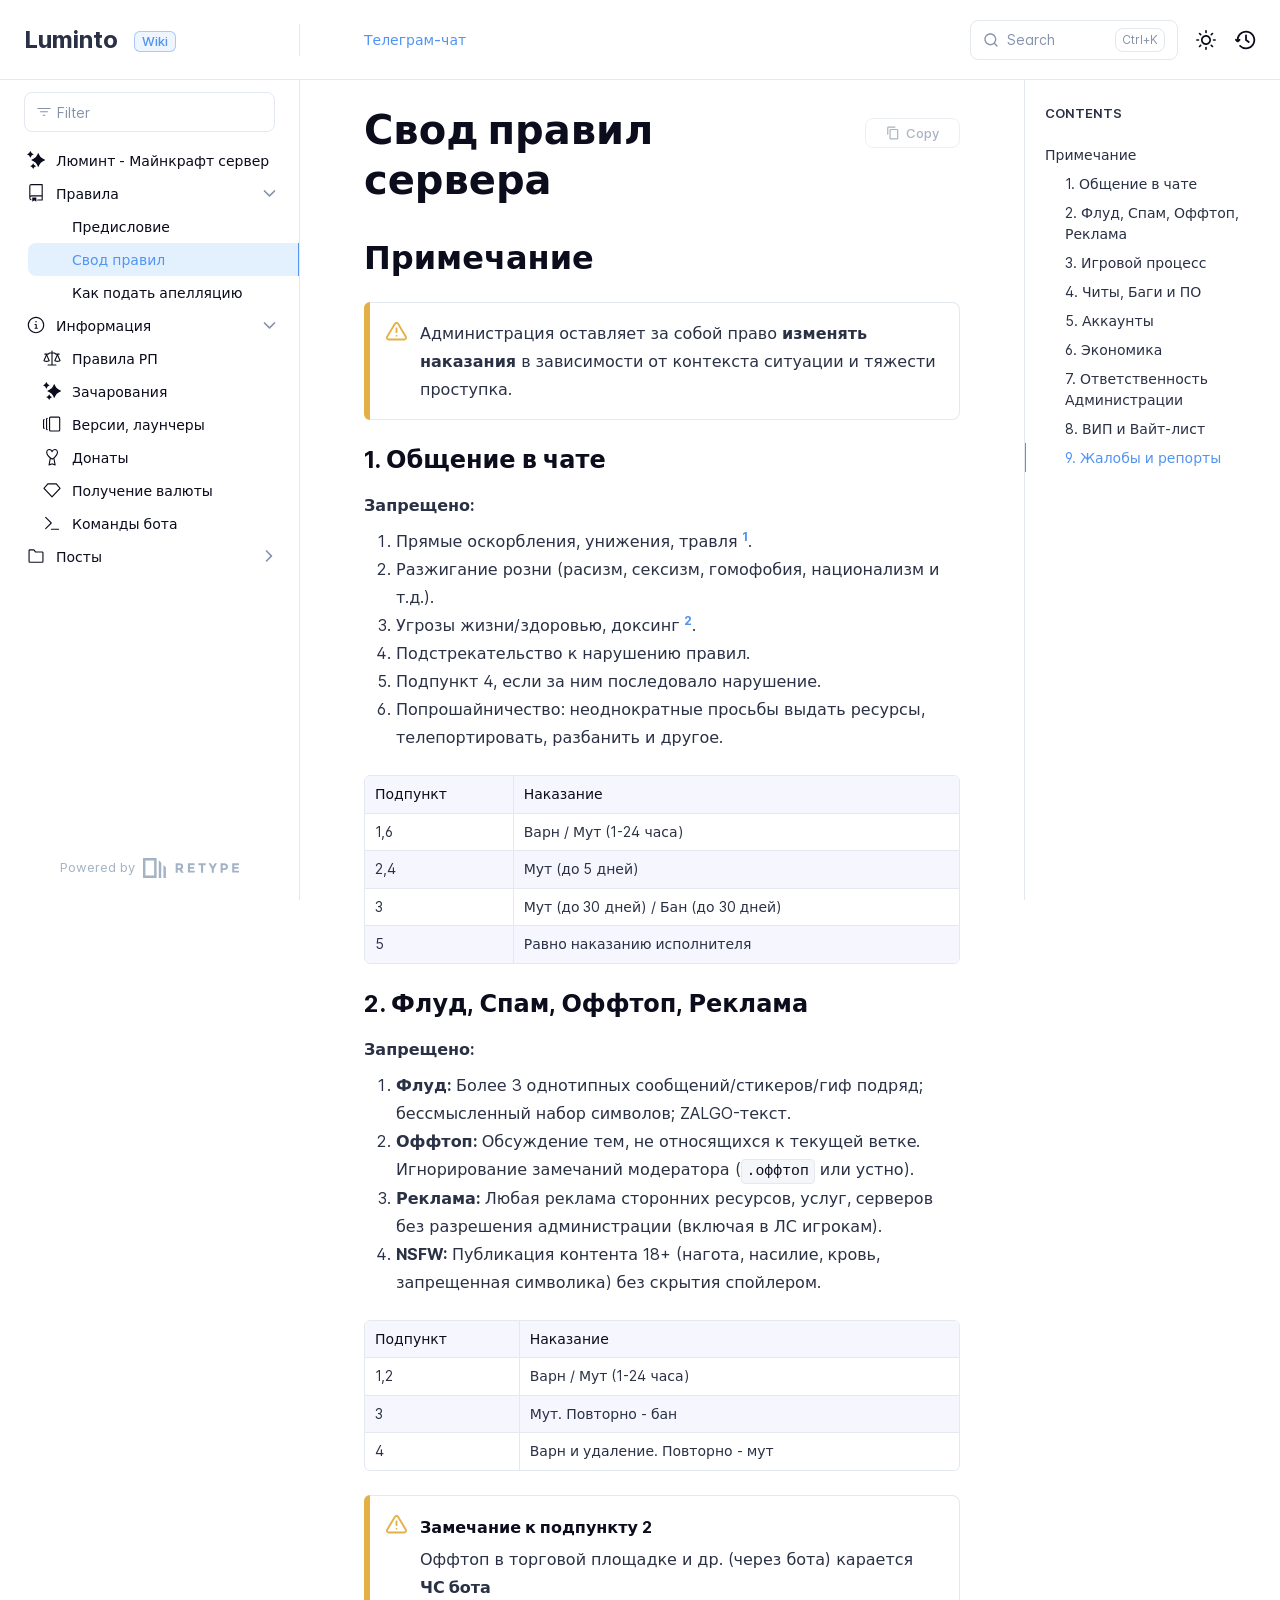
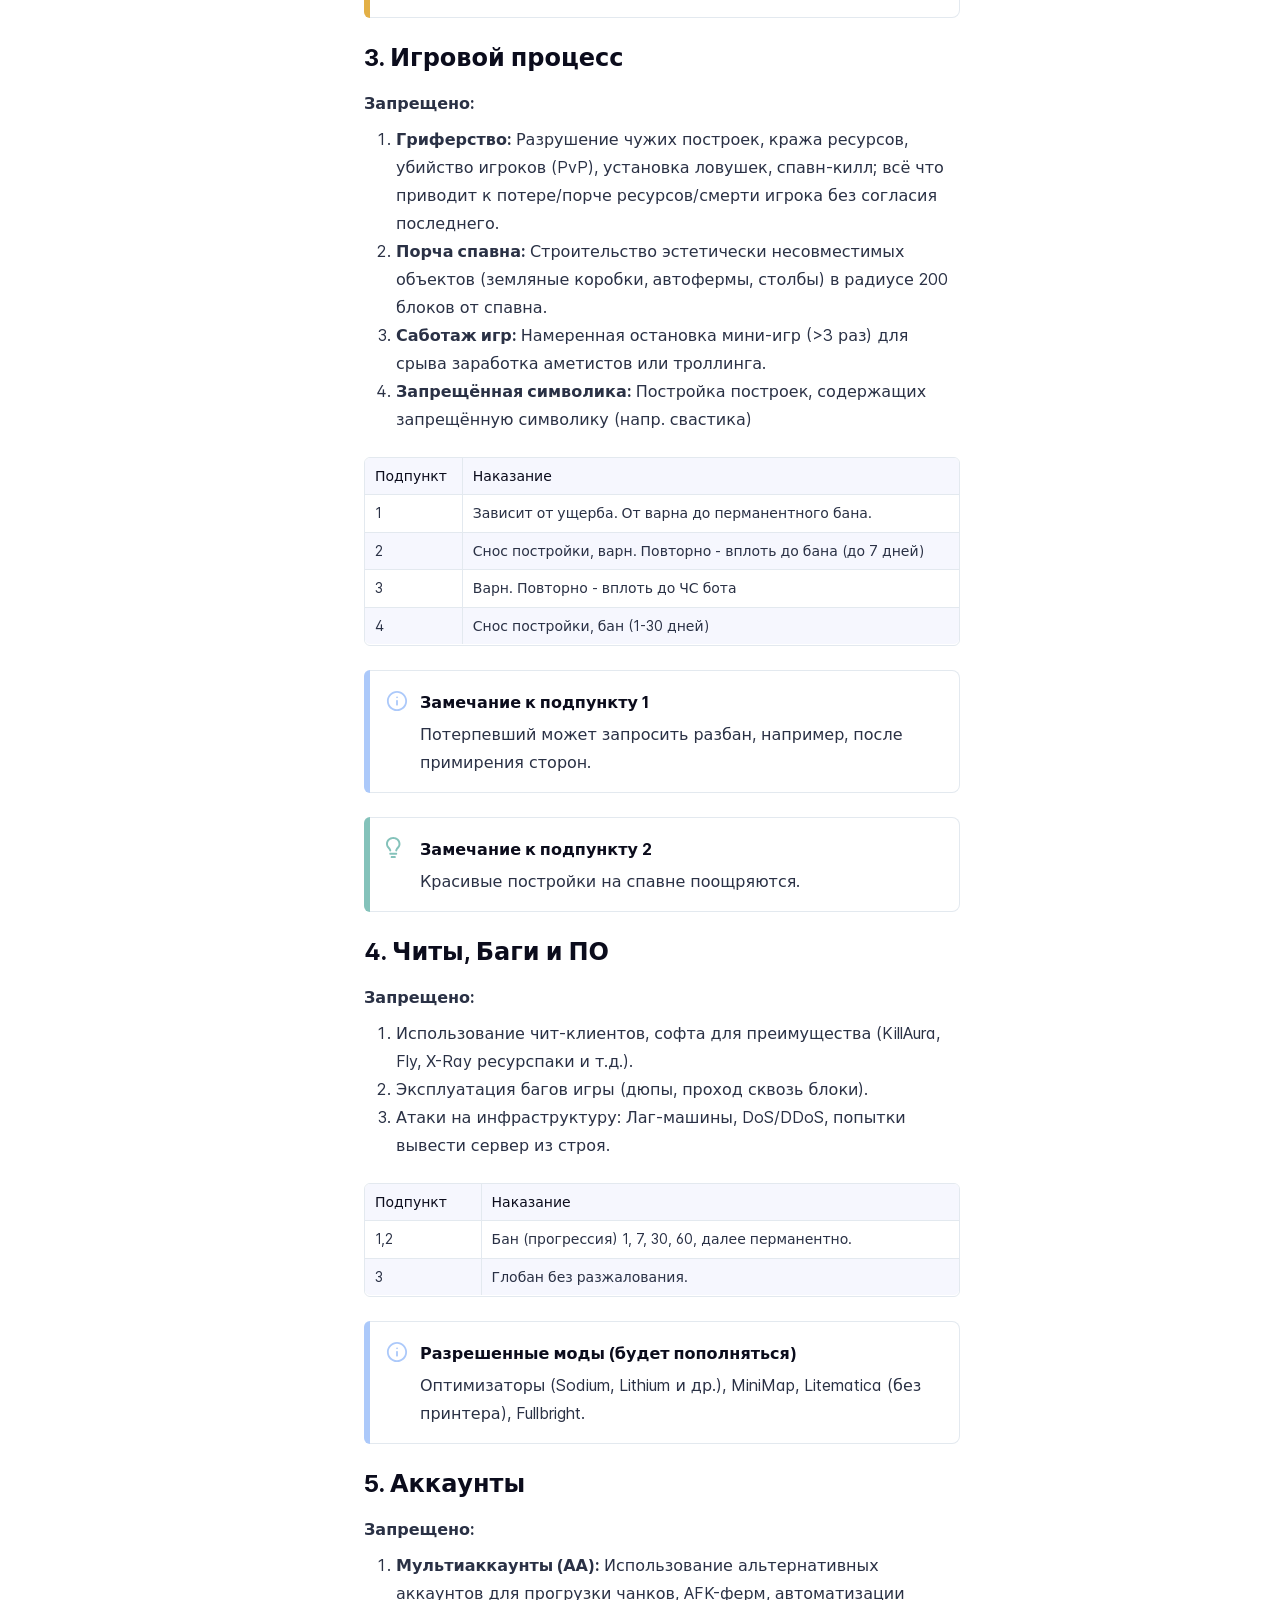
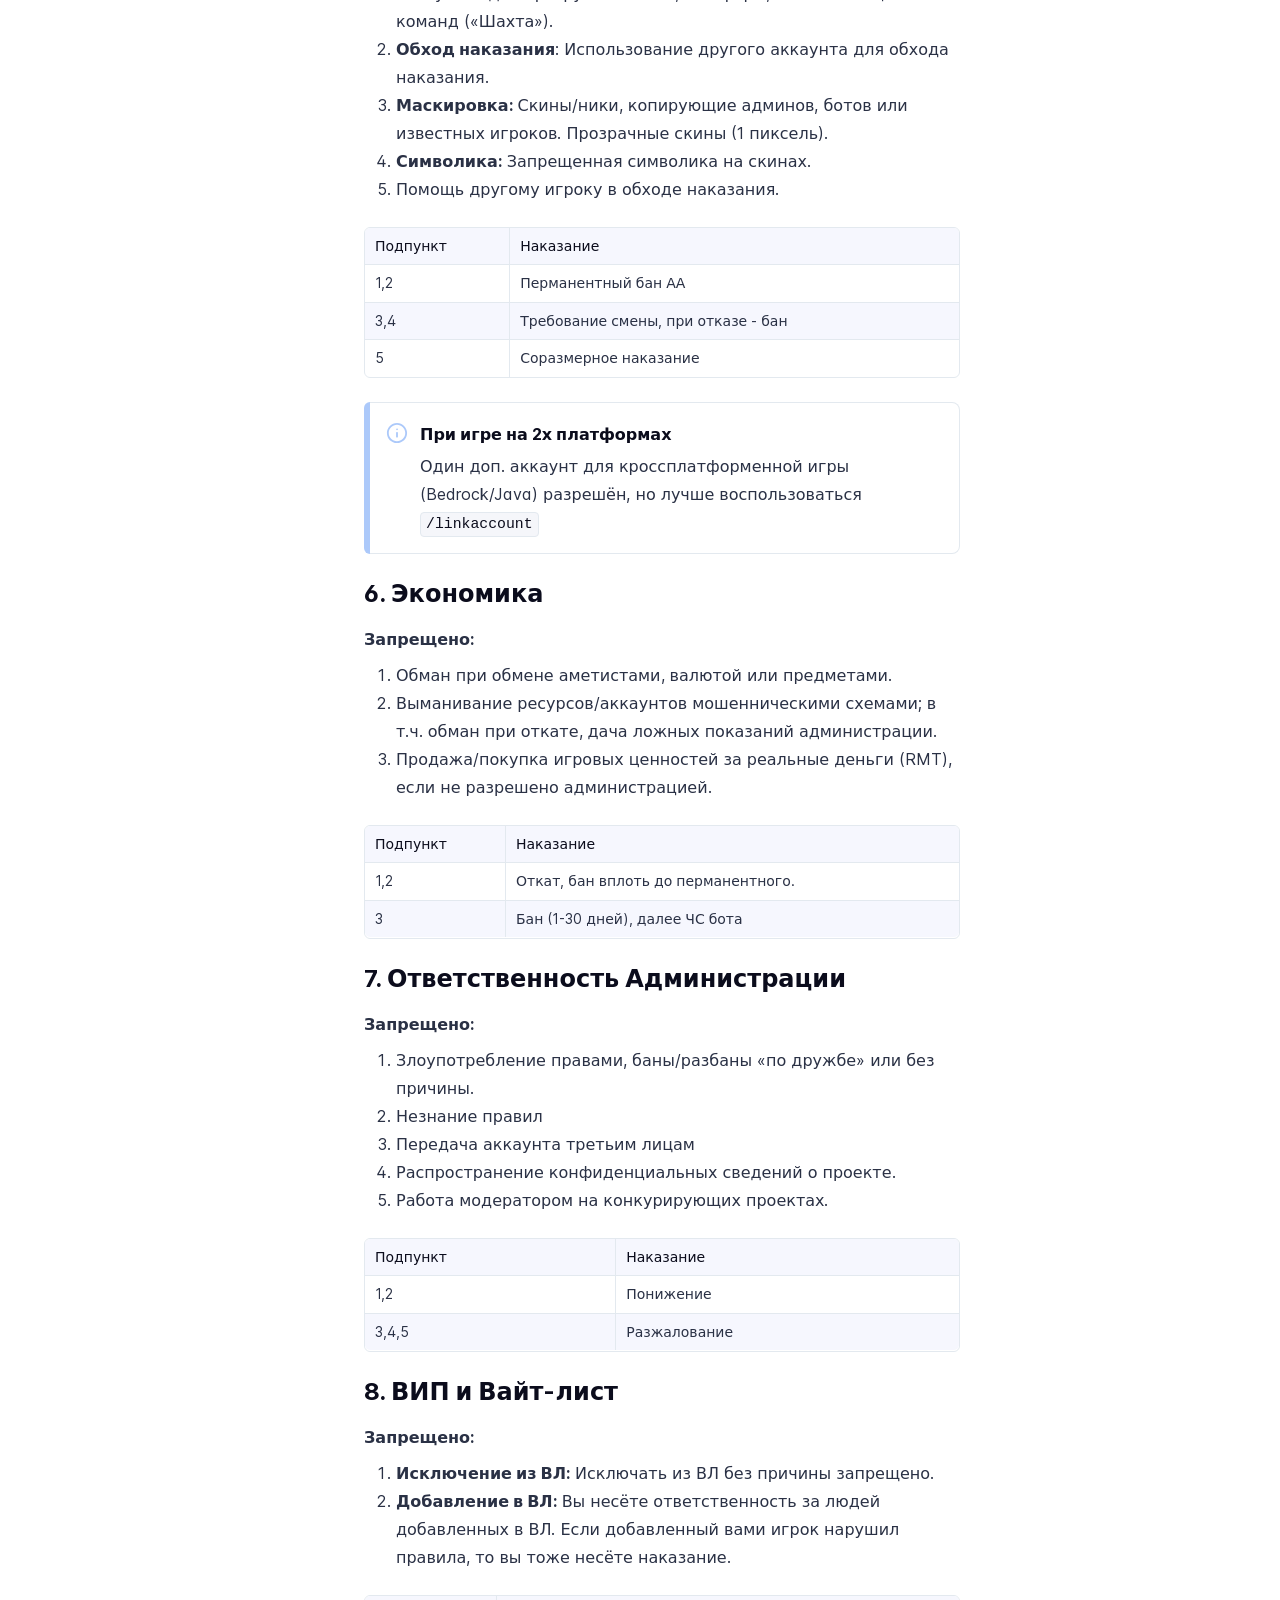
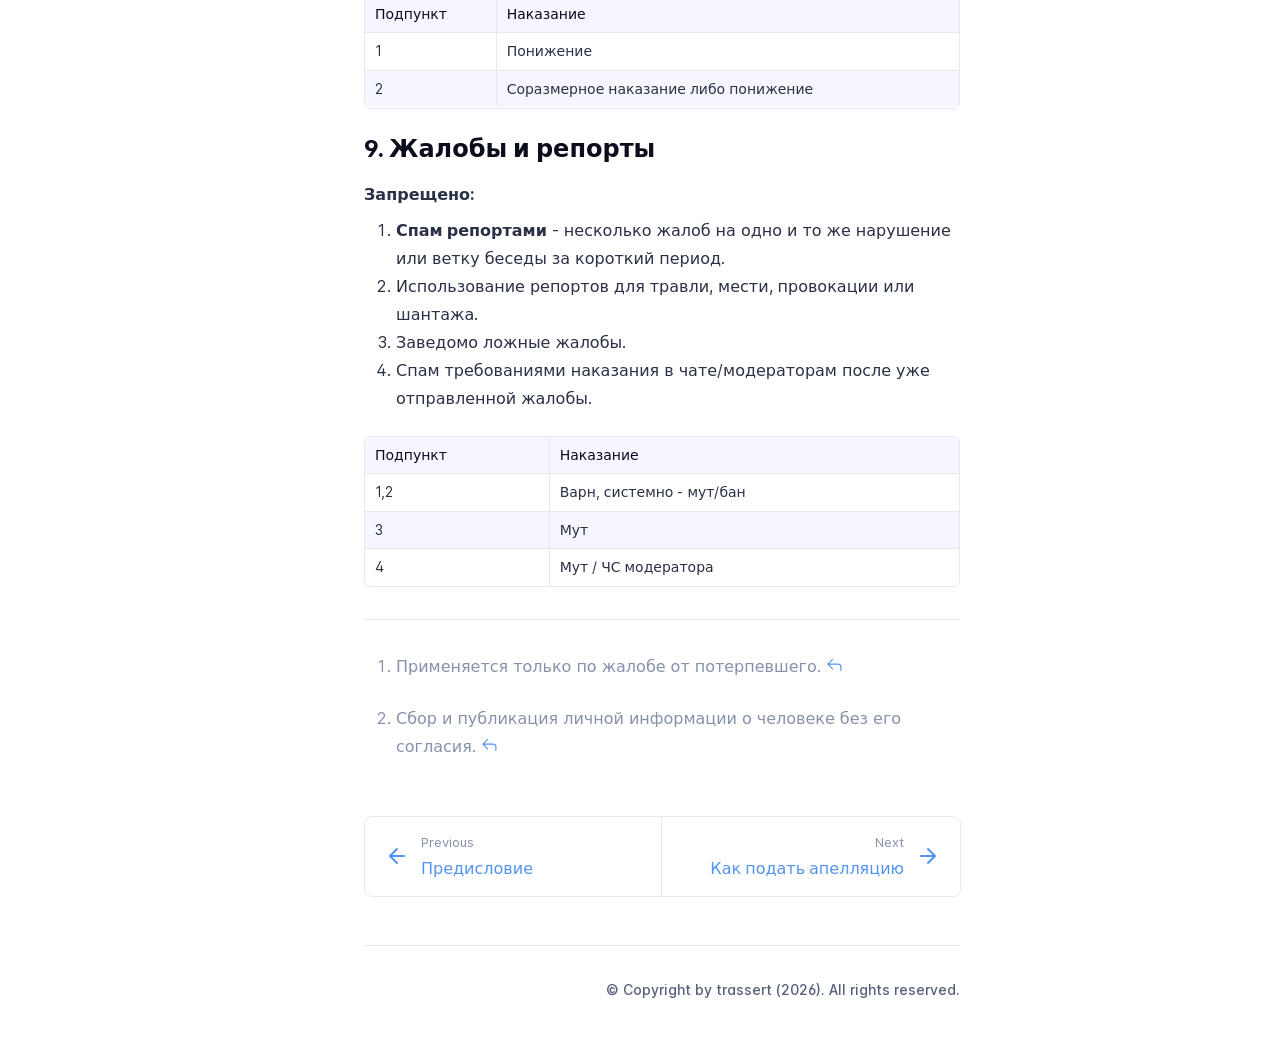
<file: rules/list/index.html>
<!DOCTYPE html>
<html lang="en" class="h-full">
<head>
    <meta charset="UTF-8">
    <meta name="viewport" content="width=device-width,initial-scale=1">
    <meta name="color-scheme" content="light dark">
    <meta name="turbo-cache-control" content="no-cache" data-turbo-track="reload" data-track-token="4.6.0.848947215410">

    <!-- See retype.com -->
    <meta name="generator" content="Retype 4.6.0">

    <!-- Primary Meta Tags -->
    <title>Свод правил сервера</title>
    <meta name="title" content="Свод правил сервера">
    <meta name="description" content="Администрация оставляет за собой право изменять наказания в зависимости от контекста ситуации и тяжести проступка.">

    <!-- Canonical -->
    <link rel="canonical" href="https://wiki.lumintomc.ru/rules/list/">
    <link rel="sitemap" type="application/xml" title="Sitemap" href="https://wiki.lumintomc.ru/sitemap.xml">

    <!-- Open Graph -->
    <meta property="og:type" content="website">
    <meta property="og:url" content="https://wiki.lumintomc.ru/rules/list/">
    <meta property="og:title" content="Свод правил сервера">
    <meta property="og:description" content="Администрация оставляет за собой право изменять наказания в зависимости от контекста ситуации и тяжести проступка.">
    <meta property="og:site_name" content="Luminto">
    <meta property="og:locale" content="en_US">

    <!-- Twitter -->
    <meta name="twitter:card" content="summary_large_image">
    <meta name="twitter:url" content="https://wiki.lumintomc.ru/rules/list/">
    <meta name="twitter:title" content="Свод правил сервера">
    <meta name="twitter:description" content="Администрация оставляет за собой право изменять наказания в зависимости от контекста ситуации и тяжести проступка.">

    <!-- Alternate Markdown -->
    <link rel="alternate" type="text/markdown" href="https://wiki.lumintomc.ru/rules/list.md">

    <script data-cfasync="false">(function(){var cl=document.documentElement.classList,ls=localStorage.getItem("retype_scheme"),hd=cl.contains("dark"),hl=cl.contains("light"),wm=window.matchMedia&&window.matchMedia("(prefers-color-scheme: dark)").matches;if(ls==="dark"||(!ls&&wm&&!hd&&!hl)){cl.remove("light");cl.add("dark")}else if(ls==="light"||(!ls&&!wm&&!hd&&!hl)){cl.remove("dark");cl.add("light")}})();</script>

    <link href="../../resources/css/retype.css?v=4.6.0.848947215410" rel="stylesheet">

    <script data-cfasync="false" src="../../resources/js/config.js?v=4.6.0.848947215410" data-turbo-eval="false" defer></script>
    <script data-cfasync="false" src="../../resources/js/retype.js?v=4.6.0" data-turbo-eval="false" defer></script>
    <script id="lunr-js" data-cfasync="false" src="../../resources/js/lunr.js?v=4.6.0.848947215410" data-turbo-eval="false" defer></script>
</head>
<body>
    <div id="retype-app" class="relative text-base antialiased text-base-text bg-base-bg font-body">
    <div class="absolute bottom-0 left-0" style="top: 5rem; right: 50%"></div>

    <header id="retype-header" class="sticky top-0 z-30 flex w-full h-16 bg-header-bg border-b border-header-border md:h-20">
        <div class="container relative flex items-center justify-between pr-6 grow md:justify-start">
            <!-- Mobile menu button skeleton -->
            <button v-cloak class="skeleton retype-mobile-menu-button flex items-center justify-center shrink-0 overflow-hidden dark:text-white focus:outline-hidden rounded-full w-10 h-10 ml-3.5 md:hidden"><svg xmlns="http://www.w3.org/2000/svg" class="mb-px shrink-0" width="24" height="24" viewBox="0 0 24 24" role="presentation" style="margin-bottom: 0px;"><g fill="currentColor"><path d="M2 4h20v2H2zM2 11h20v2H2zM2 18h20v2H2z"></path></g></svg></button>
            <div v-cloak id="retype-sidebar-left-toggle-button"></div>
    
            <!-- Logo -->
            <div class="flex items-center justify-between h-full py-2 md:w-75">
                <div class="flex items-center px-2 md:px-6">
                    <a id="retype-branding-logo" href="https://wiki.lumintomc.ru/" class="flex items-center leading-snug text-2xl">
                        <span class="dark:text-white font-bold line-clamp-1 md:line-clamp-2">Luminto</span>
                    </a><span id="retype-branding-label" class="inline-flex mt-1 px-2 py-1 ml-4 text-xs font-medium leading-none items-center rounded-md bg-branding-label-bg text-branding-label-text ring-1 ring-branding-label-border ring-inset md:inline-block">Wiki</span>
                </div>
    
                <span class="hidden h-8 border-r md:inline-block border-base-border"></span>
            </div>
    
            <div class="flex justify-between md:grow">
                <!-- Top Nav -->
                <nav id="retype-header-nav" class="hidden md:flex">
                    <ul class="flex flex-col mb-4 md:pl-16 md:mb-0 md:flex-row md:items-center">
                        <li class="mr-6">
                            <a class="py-2 md:mb-0 inline-flex items-center text-sm whitespace-nowrap transition-colors duration-200 ease-linear md:text-header-text font-header-text hover:text-header-text-hover" href="https://t.me/lumintomc">Телеграм-чат</a>
                        </li>
    
                    </ul>
                </nav>
    
                <div v-cloak class="flex justify-end grow">
                    <div id="retype-mobile-search-button"></div>
                    <doc-search-desktop></doc-search-desktop>
    
                    <doc-theme-switch class="lg:ml-2"></doc-theme-switch>
                    <doc-history></doc-history>
                </div>
            </div>
        </div>
    </header>


    <div id="retype-container" class="container relative flex bg-white">
        <!-- Sidebar Skeleton -->
        <div v-cloak class="fixed flex flex-col shrink-0 duration-300 ease-in-out bg-sidebar-left-bg border-sidebar-left-border sidebar top-20 w-75 border-r h-screen md:sticky transition-transform skeleton">
        
            <div class="flex items-center h-16 px-6">
                <input id="retype-filter-input-mock" class="w-full h-10 pl-8 px-3 py-2 transition-colors duration-200 ease-linear bg-filter-bg border border-filter-border rounded-lg shadow-none md:text-sm hover:border-filter-border-hover focus:outline-hidden focus:border-filter-border-focus placeholder-filter-placeholder" type="text">
            </div>
        
            <div class="pl-6 mt-1 mb-4">
                <div class="w-32 h-3 mb-4 bg-skeleton-bg rounded-full loading"></div>
                <div class="w-48 h-3 mb-4 bg-skeleton-bg rounded-full loading"></div>
                <div class="w-40 h-3 mb-4 bg-skeleton-bg rounded-full loading"></div>
                <div class="w-32 h-3 mb-4 bg-skeleton-bg rounded-full loading"></div>
                <div class="w-48 h-3 mb-4 bg-skeleton-bg rounded-full loading"></div>
                <div class="w-40 h-3 mb-4 bg-skeleton-bg rounded-full loading"></div>
            </div>
        
            <div class="shrink-0 mt-auto bg-transparent dark:border-base-border">
                <a class="flex items-center justify-center flex-nowrap h-16 text-gray-350 dark:text-dark-400 hover:text-gray-600 dark:hover:text-dark-300 transition-colors duration-150 ease-in docs-powered-by" target="_blank" href="https://retype.com/" rel="noopener">
                    <span class="text-xs whitespace-nowrap">Powered by</span>
                    <svg xmlns="http://www.w3.org/2000/svg" class="ml-2" fill="currentColor" width="96" height="20" overflow="visible"><path d="M0 0v20h13.59V0H0zm11.15 17.54H2.44V2.46h8.71v15.08zM15.8 20h2.44V4.67L15.8 2.22zM20.45 6.89V20h2.44V9.34z"/><g><path d="M40.16 8.44c0 1.49-.59 2.45-1.75 2.88l2.34 3.32h-2.53l-2.04-2.96h-1.43v2.96h-2.06V5.36h3.5c1.43 0 2.46.24 3.07.73s.9 1.27.9 2.35zm-2.48 1.1c.26-.23.38-.59.38-1.09 0-.5-.13-.84-.4-1.03s-.73-.28-1.39-.28h-1.54v2.75h1.5c.72 0 1.2-.12 1.45-.35zM51.56 5.36V7.2h-4.59v1.91h4.13v1.76h-4.13v1.92h4.74v1.83h-6.79V5.36h6.64zM60.09 7.15v7.48h-2.06V7.15h-2.61V5.36h7.28v1.79h-2.61zM70.81 14.64h-2.06v-3.66l-3.19-5.61h2.23l1.99 3.45 1.99-3.45H74l-3.19 5.61v3.66zM83.99 6.19c.65.55.97 1.4.97 2.55s-.33 1.98-1 2.51-1.68.8-3.04.8h-1.23v2.59h-2.06V5.36h3.26c1.42 0 2.45.28 3.1.83zm-1.51 3.65c.25-.28.37-.69.37-1.22s-.16-.92-.48-1.14c-.32-.23-.82-.34-1.5-.34H79.7v3.12h1.38c.68 0 1.15-.14 1.4-.42zM95.85 5.36V7.2h-4.59v1.91h4.13v1.76h-4.13v1.92H96v1.83h-6.79V5.36h6.64z"/></g></svg>
                </a>
            </div>
        </div>
        
        <!-- Sidebar component -->
        <doc-sidebar v-cloak>
            <template #sidebar-footer>
                <div class="shrink-0 mt-auto border-t md:bg-transparent md:border-none dark:border-base-border">
        
                    <div class="py-3 px-6 md:hidden border-b dark:border-base-border">
                        <nav>
                            <ul class="flex flex-wrap justify-center items-center">
                                <li class="mr-6">
                                    <a class="block py-1 inline-flex items-center text-sm whitespace-nowrap transition-colors duration-200 ease-linear md:text-header-text font-header-text hover:text-header-text-hover" href="https://t.me/lumintomc">Телеграм-чат</a>
                                </li>
        
                            </ul>
                        </nav>
                    </div>
        
                    <a class="flex items-center justify-center flex-nowrap h-16 text-gray-350 dark:text-dark-400 hover:text-gray-600 dark:hover:text-dark-300 transition-colors duration-150 ease-in docs-powered-by" target="_blank" href="https://retype.com/" rel="noopener">
                        <span class="text-xs whitespace-nowrap">Powered by</span>
                        <svg xmlns="http://www.w3.org/2000/svg" class="ml-2" fill="currentColor" width="96" height="20" overflow="visible"><path d="M0 0v20h13.59V0H0zm11.15 17.54H2.44V2.46h8.71v15.08zM15.8 20h2.44V4.67L15.8 2.22zM20.45 6.89V20h2.44V9.34z"/><g><path d="M40.16 8.44c0 1.49-.59 2.45-1.75 2.88l2.34 3.32h-2.53l-2.04-2.96h-1.43v2.96h-2.06V5.36h3.5c1.43 0 2.46.24 3.07.73s.9 1.27.9 2.35zm-2.48 1.1c.26-.23.38-.59.38-1.09 0-.5-.13-.84-.4-1.03s-.73-.28-1.39-.28h-1.54v2.75h1.5c.72 0 1.2-.12 1.45-.35zM51.56 5.36V7.2h-4.59v1.91h4.13v1.76h-4.13v1.92h4.74v1.83h-6.79V5.36h6.64zM60.09 7.15v7.48h-2.06V7.15h-2.61V5.36h7.28v1.79h-2.61zM70.81 14.64h-2.06v-3.66l-3.19-5.61h2.23l1.99 3.45 1.99-3.45H74l-3.19 5.61v3.66zM83.99 6.19c.65.55.97 1.4.97 2.55s-.33 1.98-1 2.51-1.68.8-3.04.8h-1.23v2.59h-2.06V5.36h3.26c1.42 0 2.45.28 3.1.83zm-1.51 3.65c.25-.28.37-.69.37-1.22s-.16-.92-.48-1.14c-.32-.23-.82-.34-1.5-.34H79.7v3.12h1.38c.68 0 1.15-.14 1.4-.42zM95.85 5.36V7.2h-4.59v1.91h4.13v1.76h-4.13v1.92H96v1.83h-6.79V5.36h6.64z"/></g></svg>
                    </a>
                </div>
            </template>
        </doc-sidebar>

        <div class="grow min-w-0 bg-body-bg">
            <!-- Render "toolbar" template here on api pages --><!-- Render page content -->
<div class="flex">
    <div id="retype-main" class="min-w-0 p-4 grow md:px-16">
        <main class="relative pb-12 lg:pt-2">
            <div class="relative retype-markdown" id="retype-content">
                <!-- Rendered if sidebar right is enabled -->
                <div id="retype-sidebar-right-toggle"></div>
                <doc-page-actions></doc-page-actions>

                <!-- Page content  -->
<h1 id="свод-правил-сервера">Свод правил сервера</h1>
<h2 id="примечание">Примечание</h2>
<div class="flex mb-6">
    <div class="shrink-0 w-1.5 rounded-tl-lg rounded-bl-lg bg-callout-warning"></div>
    <div class="flex w-full py-4 border border-l-0 rounded-tr-lg rounded-br-lg doc-callout bg-callout-base-bg border-callout-base-border" role="alert">
        <div class="flex items-center ml-4 h-7">
            <svg xmlns="http://www.w3.org/2000/svg" class="block text-callout-warning" width="22" height="22" viewBox="0 0 24 24" role="presentation">
                <g fill="currentColor"><g>
                    <path d="M22.48 15.59L14.01 1.45A2.968 2.968 0 0012.16.09c-.78-.19-1.58-.07-2.27.35-.41.25-.76.6-1.01 1.01v.01L.4 15.6c-.83 1.43-.33 3.27 1.1 4.1.45.26.95.4 1.48.4h16.95c.8-.01 1.55-.33 2.11-.9.56-.57.87-1.33.86-2.13a3.04 3.04 0 00-.42-1.48zm-1.87 2.21c-.19.19-.44.3-.69.3H2.99c-.17 0-.34-.05-.49-.13a.992.992 0 01-.37-1.35L10.6 2.48c.08-.14.2-.25.34-.33a.992.992 0 011.37.33l8.46 14.13c.09.15.13.32.13.49 0 .26-.1.51-.29.7z"></path>
                    <path d="M11.45 12.1c.55 0 1-.45 1-1v-4c0-.55-.45-1-1-1s-1 .45-1 1v4c0 .56.45 1 1 1zM11.46 14.1c-.56 0-1 .45-1 1s.45 1 1 1 1-.45 1-1-.45-1-1-1z"></path>
                </g></g>
            </svg>
        </div>
        <div class="pr-5 ml-3 w-full">
<p>Администрация оставляет за собой право <strong>изменять наказания</strong> в зависимости от контекста ситуации и тяжести проступка.</p>
        </div>
    </div>
</div>
<h3 id="1-общение-в-чате">1. Общение в чате</h3>
<p><strong>Запрещено:</strong></p>
<ol>
<li>Прямые оскорбления, унижения, травля<a id="fnref:1" href="#fn:1" class="retype-footnote"><sup>1</sup></a>.</li>
<li>Разжигание розни (расизм, сексизм, гомофобия, национализм и т.д.).</li>
<li>Угрозы жизни/здоровью, доксинг<a id="fnref:2" href="#fn:2" class="retype-footnote"><sup>2</sup></a>.</li>
<li>Подстрекательство к нарушению правил.</li>
<li>Подпункт 4, если за ним последовало нарушение.</li>
<li>Попрошайничество: неоднократные просьбы выдать ресурсы, телепортировать, разбанить и другое.</li>
</ol>
<retype-table copy-text="Подпункт | Наказание
--- | 
1,6 | Варн / Мут (1-24 часа)
2,4 | Мут (до 5 дней)
3 | Мут (до 30 дней) / Бан (до 30 дней)
5 | Равно наказанию исполнителя">
<div class="table-wrapper scrollbar overflow-hidden">
<table class="compact striped">
<thead>
<tr>
<th>Подпункт</th>
<th>Наказание</th>
</tr>
</thead>
<tbody>
<tr>
<td>1,6</td>
<td>Варн / Мут (1-24 часа)</td>
</tr>
<tr>
<td>2,4</td>
<td>Мут (до 5 дней)</td>
</tr>
<tr>
<td>3</td>
<td>Мут (до 30 дней) / Бан (до 30 дней)</td>
</tr>
<tr>
<td>5</td>
<td>Равно наказанию исполнителя</td>
</tr>
</tbody>
</table>
</div>
</retype-table>
<h3 id="2-флуд-спам-оффтоп-реклама">2. Флуд, Спам, Оффтоп, Реклама</h3>
<p><strong>Запрещено:</strong></p>
<ol>
<li><strong>Флуд:</strong> Более 3 однотипных сообщений/стикеров/гиф подряд; бессмысленный набор символов; ZALGO-текст.</li>
<li><strong>Оффтоп:</strong> Обсуждение тем, не относящихся к текущей ветке. Игнорирование замечаний модератора (<code translate="no" v-pre>.оффтоп</code> или устно).</li>
<li><strong>Реклама:</strong> Любая реклама сторонних ресурсов, услуг, серверов без разрешения администрации (включая в ЛС игрокам).</li>
<li><strong>NSFW:</strong> Публикация контента 18+ (нагота, насилие, кровь, запрещенная символика) без скрытия спойлером.</li>
</ol>
<retype-table copy-text="Подпункт | Наказание
--- | 
1,2 | Варн / Мут (1-24 часа)
3 | Мут. Повторно - бан
4 | Варн и удаление. Повторно - мут">
<div class="table-wrapper scrollbar overflow-hidden">
<table class="compact striped">
<thead>
<tr>
<th>Подпункт</th>
<th>Наказание</th>
</tr>
</thead>
<tbody>
<tr>
<td>1,2</td>
<td>Варн / Мут (1-24 часа)</td>
</tr>
<tr>
<td>3</td>
<td>Мут. Повторно - бан</td>
</tr>
<tr>
<td>4</td>
<td>Варн и удаление. Повторно - мут</td>
</tr>
</tbody>
</table>
</div>
</retype-table>
<div class="flex mb-6">
    <div class="shrink-0 w-1.5 rounded-tl-lg rounded-bl-lg bg-callout-warning"></div>
    <div class="flex w-full py-4 border border-l-0 rounded-tr-lg rounded-br-lg doc-callout bg-callout-base-bg border-callout-base-border" role="alert">
        <div class="flex items-center ml-4 h-7">
            <svg xmlns="http://www.w3.org/2000/svg" class="block text-callout-warning" width="22" height="22" viewBox="0 0 24 24" role="presentation">
                <g fill="currentColor"><g>
                    <path d="M22.48 15.59L14.01 1.45A2.968 2.968 0 0012.16.09c-.78-.19-1.58-.07-2.27.35-.41.25-.76.6-1.01 1.01v.01L.4 15.6c-.83 1.43-.33 3.27 1.1 4.1.45.26.95.4 1.48.4h16.95c.8-.01 1.55-.33 2.11-.9.56-.57.87-1.33.86-2.13a3.04 3.04 0 00-.42-1.48zm-1.87 2.21c-.19.19-.44.3-.69.3H2.99c-.17 0-.34-.05-.49-.13a.992.992 0 01-.37-1.35L10.6 2.48c.08-.14.2-.25.34-.33a.992.992 0 011.37.33l8.46 14.13c.09.15.13.32.13.49 0 .26-.1.51-.29.7z"></path>
                    <path d="M11.45 12.1c.55 0 1-.45 1-1v-4c0-.55-.45-1-1-1s-1 .45-1 1v4c0 .56.45 1 1 1zM11.46 14.1c-.56 0-1 .45-1 1s.45 1 1 1 1-.45 1-1-.45-1-1-1z"></path>
                </g></g>
            </svg>
        </div>
        <div class="pr-5 ml-3 w-full">
            <h5>Замечание к подпункту 2</h5>
<p>Оффтоп в торговой площадке и др. (через бота) карается <strong>ЧС бота</strong></p>
        </div>
    </div>
</div>
<h3 id="3-игровой-процесс">3. Игровой процесс</h3>
<p><strong>Запрещено:</strong></p>
<ol>
<li><strong>Гриферство:</strong> Разрушение чужих построек, кража ресурсов, убийство игроков (PvP), установка ловушек, спавн-килл; всё что приводит к потере/порче ресурсов/смерти игрока без согласия последнего.</li>
<li><strong>Порча спавна:</strong> Строительство эстетически несовместимых объектов (земляные коробки, автофермы, столбы) в радиусе 200 блоков от спавна.</li>
<li><strong>Саботаж игр:</strong> Намеренная остановка мини-игр (&gt;3 раз) для срыва заработка аметистов или троллинга.</li>
<li><strong>Запрещённая символика:</strong> Постройка построек, содержащих запрещённую символику (напр. свастика)</li>
</ol>
<retype-table copy-text="Подпункт | Наказание
--- | 
1 | Зависит от ущерба. От варна до перманентного бана.
2 | Снос постройки, варн. Повторно - вплоть до бана (до 7 дней)
3 | Варн. Повторно - вплоть до ЧС бота
4 | Снос постройки, бан (1-30 дней)">
<div class="table-wrapper scrollbar overflow-hidden">
<table class="compact striped">
<thead>
<tr>
<th>Подпункт</th>
<th>Наказание</th>
</tr>
</thead>
<tbody>
<tr>
<td>1</td>
<td>Зависит от ущерба. От варна до перманентного бана.</td>
</tr>
<tr>
<td>2</td>
<td>Снос постройки, варн. Повторно - вплоть до бана (до 7 дней)</td>
</tr>
<tr>
<td>3</td>
<td>Варн. Повторно - вплоть до ЧС бота</td>
</tr>
<tr>
<td>4</td>
<td>Снос постройки, бан (1-30 дней)</td>
</tr>
</tbody>
</table>
</div>
</retype-table>
<div class="flex mb-6">
    <div class="shrink-0 w-1.5 rounded-tl-lg rounded-bl-lg bg-callout-info"></div>
    <div class="flex w-full py-4 border border-l-0 rounded-tr-lg rounded-br-lg doc-callout bg-callout-base-bg border-callout-base-border" role="alert">
        <div class="flex items-center ml-4 h-7">
            <svg xmlns="http://www.w3.org/2000/svg" class="block text-callout-info" width="22" height="22" viewBox="0 0 24 24" role="presentation">
                <g fill="currentColor"><g>
                    <path d="M12 1C5.93 1 1 5.93 1 12s4.93 11 11 11 11-4.93 11-11S18.07 1 12 1zm0 20c-4.96 0-9-4.04-9-9s4.04-9 9-9 9 4.04 9 9-4.04 9-9 9z"></path>
                    <path d="M12 11c-.55 0-1 .45-1 1v4c0 .55.45 1 1 1s1-.45 1-1v-4c0-.55-.45-1-1-1zM12.01 7c-.56 0-1 .45-1 1s.45 1 1 1 1-.45 1-1-.45-1-1-1z"></path>
                    <path fill="none" d="M0 0h24v24H0z"></path>
                </g></g>
            </svg>
        </div>
        <div class="pr-5 ml-3 w-full">
            <h5>Замечание к подпункту 1</h5>
<p>Потерпевший может запросить разбан, например, после примирения сторон.</p>
        </div>
    </div>
</div>
<div class="flex mb-6">
    <div class="shrink-0 w-1.5 rounded-tl-lg rounded-bl-lg bg-callout-tip"></div>
    <div class="flex w-full py-4 border border-l-0 rounded-tr-lg rounded-br-lg doc-callout bg-callout-base-bg border-callout-base-border" role="alert">
        <div class="flex items-center ml-4 h-7">
            <svg xmlns="http://www.w3.org/2000/svg" class="block text-callout-tip" width="22" height="22" viewBox="0 0 24 24" role="presentation">
                <g fill="currentColor"><g>
                    <path d="M7.90625 2.15625C4.50944 2.15625 2.15625 4.58563 2.15625 7.54688C2.15625 8.96138 2.76575 9.88281 3.57075 10.8589L3.87837 11.2226C4.19894 11.6021 4.554 12.0218 4.84581 12.4416C5.25406 13.0324 5.61775 13.7296 5.7385 14.5834C5.76728 14.8608 5.68746 15.1386 5.51579 15.3583C5.34413 15.5781 5.09399 15.7228 4.8179 15.7621C4.5418 15.8013 4.26124 15.7321 4.03512 15.5689C3.809 15.4056 3.65493 15.1612 3.60525 14.8867C3.54775 14.4814 3.37094 14.1004 3.07338 13.6692C2.8306 13.3302 2.57055 13.0039 2.29425 12.6917C2.1735 12.5479 2.04556 12.397 1.909 12.2317C1.00769 11.1406 0 9.72613 0 7.54688C0 3.32062 3.39681 0 7.90625 0C12.4157 0 15.8125 3.32062 15.8125 7.54688C15.8125 9.72613 14.8048 11.1406 13.9035 12.2317C13.7669 12.397 13.639 12.5479 13.5183 12.6903C13.2207 13.0424 12.9677 13.3414 12.7406 13.6692C12.4416 14.1004 12.2662 14.4814 12.2087 14.8867C12.1557 15.1584 12.0003 15.3994 11.7747 15.5598C11.5492 15.7202 11.2706 15.7879 10.9965 15.7488C10.7225 15.7096 10.474 15.5667 10.3023 15.3496C10.1306 15.1325 10.0489 14.8577 10.074 14.582C10.1948 13.7296 10.5584 13.0324 10.9667 12.4416C11.2585 12.0218 11.6136 11.6021 11.9341 11.2226C12.0419 11.0961 12.1454 10.9739 12.2403 10.8589C13.0468 9.88281 13.6562 8.96138 13.6562 7.54688C13.6562 4.58563 11.3031 2.15625 7.90625 2.15625ZM4.67188 17.25H11.1406C11.4266 17.25 11.7008 17.3636 11.903 17.5658C12.1052 17.768 12.2188 18.0422 12.2188 18.3281C12.2188 18.6141 12.1052 18.8883 11.903 19.0905C11.7008 19.2927 11.4266 19.4062 11.1406 19.4062H4.67188C4.38594 19.4062 4.11171 19.2927 3.90953 19.0905C3.70734 18.8883 3.59375 18.6141 3.59375 18.3281C3.59375 18.0422 3.70734 17.768 3.90953 17.5658C4.11171 17.3636 4.38594 17.25 4.67188 17.25ZM5.03125 21.9219C5.03125 21.6359 5.14484 21.3617 5.34703 21.1595C5.54921 20.9573 5.82344 20.8438 6.10938 20.8438H9.70312C9.98906 20.8438 10.2633 20.9573 10.4655 21.1595C10.6677 21.3617 10.7812 21.6359 10.7812 21.9219C10.7812 22.2078 10.6677 22.482 10.4655 22.6842C10.2633 22.8864 9.98906 23 9.70312 23H6.10938C5.82344 23 5.54921 22.8864 5.34703 22.6842C5.14484 22.482 5.03125 22.2078 5.03125 21.9219Z" />
                </g></g>
            </svg>
        </div>
        <div class="pr-5 ml-3 w-full">
            <h5>Замечание к подпункту 2</h5>
<p>Красивые постройки на спавне поощряются.</p>
        </div>
    </div>
</div>
<h3 id="4-читы-баги-и-по">4. Читы, Баги и ПО</h3>
<p><strong>Запрещено:</strong></p>
<ol>
<li>Использование чит-клиентов, софта для преимущества (KillAura, Fly, X-Ray ресурспаки и т.д.).</li>
<li>Эксплуатация багов игры (дюпы, проход сквозь блоки).</li>
<li>Атаки на инфраструктуру: Лаг-машины, DoS/DDoS, попытки вывести сервер из строя.</li>
</ol>
<retype-table copy-text="Подпункт | Наказание
--- | 
1,2 | Бан (прогрессия) 1, 7, 30, 60, далее перманентно.
3 | Глобан без разжалования.">
<div class="table-wrapper scrollbar overflow-hidden">
<table class="compact striped">
<thead>
<tr>
<th>Подпункт</th>
<th>Наказание</th>
</tr>
</thead>
<tbody>
<tr>
<td>1,2</td>
<td>Бан (прогрессия) 1, 7, 30, 60, далее перманентно.</td>
</tr>
<tr>
<td>3</td>
<td>Глобан без разжалования.</td>
</tr>
</tbody>
</table>
</div>
</retype-table>
<div class="flex mb-6">
    <div class="shrink-0 w-1.5 rounded-tl-lg rounded-bl-lg bg-callout-info"></div>
    <div class="flex w-full py-4 border border-l-0 rounded-tr-lg rounded-br-lg doc-callout bg-callout-base-bg border-callout-base-border" role="alert">
        <div class="flex items-center ml-4 h-7">
            <svg xmlns="http://www.w3.org/2000/svg" class="block text-callout-info" width="22" height="22" viewBox="0 0 24 24" role="presentation">
                <g fill="currentColor"><g>
                    <path d="M12 1C5.93 1 1 5.93 1 12s4.93 11 11 11 11-4.93 11-11S18.07 1 12 1zm0 20c-4.96 0-9-4.04-9-9s4.04-9 9-9 9 4.04 9 9-4.04 9-9 9z"></path>
                    <path d="M12 11c-.55 0-1 .45-1 1v4c0 .55.45 1 1 1s1-.45 1-1v-4c0-.55-.45-1-1-1zM12.01 7c-.56 0-1 .45-1 1s.45 1 1 1 1-.45 1-1-.45-1-1-1z"></path>
                    <path fill="none" d="M0 0h24v24H0z"></path>
                </g></g>
            </svg>
        </div>
        <div class="pr-5 ml-3 w-full">
            <h5>Разрешенные моды (будет пополняться)</h5>
<p>Оптимизаторы (Sodium, Lithium и др.), MiniMap, Litematica (без принтера), Fullbright.</p>
        </div>
    </div>
</div>
<h3 id="5-аккаунты">5. Аккаунты</h3>
<p><strong>Запрещено:</strong></p>
<ol>
<li><strong>Мультиаккаунты (АА):</strong> Использование альтернативных аккаунтов для прогрузки чанков, AFK-ферм, автоматизации команд («Шахта»).</li>
<li><strong>Обход наказания</strong>: Использование другого аккаунта для обхода наказания.</li>
<li><strong>Маскировка:</strong> Скины/ники, копирующие админов, ботов или известных игроков. Прозрачные скины (1 пиксель).</li>
<li><strong>Символика:</strong> Запрещенная символика на скинах.</li>
<li>Помощь другому игроку в обходе наказания.</li>
</ol>
<retype-table copy-text="Подпункт | Наказание
--- | 
1,2 | Перманентный бан АА
3,4 | Требование смены, при отказе - бан
5   | Соразмерное наказание">
<div class="table-wrapper scrollbar overflow-hidden">
<table class="compact striped">
<thead>
<tr>
<th>Подпункт</th>
<th>Наказание</th>
</tr>
</thead>
<tbody>
<tr>
<td>1,2</td>
<td>Перманентный бан АА</td>
</tr>
<tr>
<td>3,4</td>
<td>Требование смены, при отказе - бан</td>
</tr>
<tr>
<td>5</td>
<td>Соразмерное наказание</td>
</tr>
</tbody>
</table>
</div>
</retype-table>
<div class="flex mb-6">
    <div class="shrink-0 w-1.5 rounded-tl-lg rounded-bl-lg bg-callout-info"></div>
    <div class="flex w-full py-4 border border-l-0 rounded-tr-lg rounded-br-lg doc-callout bg-callout-base-bg border-callout-base-border" role="alert">
        <div class="flex items-center ml-4 h-7">
            <svg xmlns="http://www.w3.org/2000/svg" class="block text-callout-info" width="22" height="22" viewBox="0 0 24 24" role="presentation">
                <g fill="currentColor"><g>
                    <path d="M12 1C5.93 1 1 5.93 1 12s4.93 11 11 11 11-4.93 11-11S18.07 1 12 1zm0 20c-4.96 0-9-4.04-9-9s4.04-9 9-9 9 4.04 9 9-4.04 9-9 9z"></path>
                    <path d="M12 11c-.55 0-1 .45-1 1v4c0 .55.45 1 1 1s1-.45 1-1v-4c0-.55-.45-1-1-1zM12.01 7c-.56 0-1 .45-1 1s.45 1 1 1 1-.45 1-1-.45-1-1-1z"></path>
                    <path fill="none" d="M0 0h24v24H0z"></path>
                </g></g>
            </svg>
        </div>
        <div class="pr-5 ml-3 w-full">
            <h5>При игре на 2х платформах</h5>
<p>Один доп. аккаунт для кроссплатформенной игры (Bedrock/Java) разрешён, но лучше воспользоваться <code translate="no" v-pre>/linkaccount</code></p>
        </div>
    </div>
</div>
<h3 id="6-экономика">6. Экономика</h3>
<p><strong>Запрещено:</strong></p>
<ol>
<li>Обман при обмене аметистами, валютой или предметами.</li>
<li>Выманивание ресурсов/аккаунтов мошенническими схемами; в т.ч. обман при откате, дача ложных показаний администрации.</li>
<li>Продажа/покупка игровых ценностей за реальные деньги (RMT), если не разрешено администрацией.</li>
</ol>
<retype-table copy-text="Подпункт | Наказание
--- | 
1,2 | Откат, бан вплоть до перманентного.
3 | Бан (1-30 дней), далее ЧС бота">
<div class="table-wrapper scrollbar overflow-hidden">
<table class="compact striped">
<thead>
<tr>
<th>Подпункт</th>
<th>Наказание</th>
</tr>
</thead>
<tbody>
<tr>
<td>1,2</td>
<td>Откат, бан вплоть до перманентного.</td>
</tr>
<tr>
<td>3</td>
<td>Бан (1-30 дней), далее ЧС бота</td>
</tr>
</tbody>
</table>
</div>
</retype-table>
<h3 id="7-ответственность-администрации">7. Ответственность Администрации</h3>
<p><strong>Запрещено:</strong></p>
<ol>
<li>Злоупотребление правами, баны/разбаны «по дружбе» или без причины.</li>
<li>Незнание правил</li>
<li>Передача аккаунта третьим лицам</li>
<li>Распространение конфиденциальных сведений о проекте.</li>
<li>Работа модератором на конкурирующих проектах.</li>
</ol>
<retype-table copy-text="Подпункт | Наказание
--- | 
1,2 | Понижение
3,4,5 | Разжалование">
<div class="table-wrapper scrollbar overflow-hidden">
<table class="compact striped">
<thead>
<tr>
<th>Подпункт</th>
<th>Наказание</th>
</tr>
</thead>
<tbody>
<tr>
<td>1,2</td>
<td>Понижение</td>
</tr>
<tr>
<td>3,4,5</td>
<td>Разжалование</td>
</tr>
</tbody>
</table>
</div>
</retype-table>
<h3 id="8-вип-и-вайт-лист">8. ВИП и Вайт-лист</h3>
<p><strong>Запрещено:</strong></p>
<ol>
<li><strong>Исключение из ВЛ:</strong> Исключать из ВЛ без причины запрещено.</li>
<li><strong>Добавление в ВЛ:</strong> Вы несёте ответственность за людей добавленных в ВЛ. Если добавленный вами игрок нарушил правила, то вы тоже несёте наказание.</li>
</ol>
<retype-table copy-text="Подпункт | Наказание
--- | 
1 | Понижение
2 | Соразмерное наказание либо понижение">
<div class="table-wrapper scrollbar overflow-hidden">
<table class="compact striped">
<thead>
<tr>
<th>Подпункт</th>
<th>Наказание</th>
</tr>
</thead>
<tbody>
<tr>
<td>1</td>
<td>Понижение</td>
</tr>
<tr>
<td>2</td>
<td>Соразмерное наказание либо понижение</td>
</tr>
</tbody>
</table>
</div>
</retype-table>
<h3 id="9-жалобы-и-репорты">9. Жалобы и репорты</h3>
<p><strong>Запрещено:</strong></p>
<ol>
<li><strong>Спам репортами</strong> - несколько жалоб на одно и то же нарушение или ветку беседы за короткий период.</li>
<li>Использование репортов для травли, мести, провокации или шантажа.</li>
<li>Заведомо ложные жалобы.</li>
<li>Спам требованиями наказания в чате/модераторам после уже отправленной жалобы.</li>
</ol>
<retype-table copy-text="Подпункт | Наказание
--- | 
1,2 | Варн, системно - мут/бан
3 | Мут
4 | Мут / ЧС модератора">
<div class="table-wrapper scrollbar overflow-hidden">
<table class="compact striped">
<thead>
<tr>
<th>Подпункт</th>
<th>Наказание</th>
</tr>
</thead>
<tbody>
<tr>
<td>1,2</td>
<td>Варн, системно - мут/бан</td>
</tr>
<tr>
<td>3</td>
<td>Мут</td>
</tr>
<tr>
<td>4</td>
<td>Мут / ЧС модератора</td>
</tr>
</tbody>
</table>
</div>
</retype-table>
<div class="retype-footnotes">
<hr />
<ol>
<li id="fn:1">
<p>Применяется только по жалобе от потерпевшего.<a href="#fnref:1" class="footnote-back-ref"><svg xmlns="http://www.w3.org/2000/svg" class="docs-icon ml-1" viewBox="0 0 24 24" role="presentation"><g fill="currentColor"><g><path d="M10.53 5.03a.75.75 0 1 0-1.06-1.06l-6.25 6.25a.75.75 0 0 0 0 1.06l6.25 6.25a.75.75 0 1 0 1.06-1.06L5.56 11.5H17a3.248 3.248 0 0 1 3.25 3.248v4.502a.75.75 0 0 0 1.5 0v-4.502A4.748 4.748 0 0 0 17 10H5.56l4.97-4.97Z"/></g></g></svg></a></p>
</li>
<li id="fn:2">
<p>Сбор и публикация личной информации о человеке без его согласия.<a href="#fnref:2" class="footnote-back-ref"><svg xmlns="http://www.w3.org/2000/svg" class="docs-icon ml-1" viewBox="0 0 24 24" role="presentation"><g fill="currentColor"><g><path d="M10.53 5.03a.75.75 0 1 0-1.06-1.06l-6.25 6.25a.75.75 0 0 0 0 1.06l6.25 6.25a.75.75 0 1 0 1.06-1.06L5.56 11.5H17a3.248 3.248 0 0 1 3.25 3.248v4.502a.75.75 0 0 0 1.5 0v-4.502A4.748 4.748 0 0 0 17 10H5.56l4.97-4.97Z"/></g></g></svg></a></p>
</li>
</ol>
</div>

                
                <!-- Required only on API pages -->
                <doc-toolbar-member-filter-no-results></doc-toolbar-member-filter-no-results>
            </div>
            <footer id="retype-content-footer" class="clear-both">
            
                <nav id="retype-nextprev" class="print:hidden flex mt-14">
                    <div class="w-1/2">
                        <a class="px-5 py-4 h-full flex items-center break-normal font-medium text-body-link border border-base-border hover:border-base-border-hover rounded-l-lg transition-colors duration-150 relative hover:z-5" href="../../rules/base/">
                            <svg xmlns="http://www.w3.org/2000/svg" class="mr-3" width="24" height="24" viewBox="0 0 24 24" fill="currentColor" overflow="visible"><path d="M19 11H7.41l5.29-5.29a.996.996 0 10-1.41-1.41l-7 7a1 1 0 000 1.42l7 7a1.024 1.024 0 001.42-.01.996.996 0 000-1.41L7.41 13H19c.55 0 1-.45 1-1s-.45-1-1-1z" /><path fill="none" d="M0 0h24v24H0z" /></svg>
                            <span>
                                <span class="block text-xs font-normal text-base-text-muted">Previous</span>
                                <span class="block mt-1">Предисловие</span>
                            </span>
                        </a>
                    </div>
            
                    <div class="w-1/2">
                        <a class="px-5 py-4 -mx-px h-full flex items-center justify-end break-normal font-medium text-body-link border border-base-border hover:border-base-border-hover rounded-r-lg transition-colors duration-150 relative hover:z-5" href="../../rules/appeal/">
                            <span>
                                <span class="block text-xs font-normal text-right text-base-text-muted">Next</span>
                                <span class="block mt-1">Как подать апелляцию</span>
                            </span>
                            <svg xmlns="http://www.w3.org/2000/svg" class="ml-3" width="24" height="24" viewBox="0 0 24 24" fill="currentColor" overflow="visible"><path d="M19.92 12.38a1 1 0 00-.22-1.09l-7-7a.996.996 0 10-1.41 1.41l5.3 5.3H5c-.55 0-1 .45-1 1s.45 1 1 1h11.59l-5.29 5.29a.996.996 0 000 1.41c.19.2.44.3.7.3s.51-.1.71-.29l7-7c.09-.09.16-.21.21-.33z" /><path fill="none" d="M0 0h24v24H0z" /></svg>
                        </a>
                    </div>
                </nav>
            </footer>
        </main>

        <div id="retype-page-footer" class="print:border-none border-t border-base-border pt-6 mb-8">
            <footer class="flex flex-wrap items-center justify-between print:justify-center">
                <div id="retype-footer-links" class="print:hidden">
                    <ul class="flex flex-wrap items-center text-sm">
                    </ul>
                </div>
                <div id="retype-copyright" class="print:justify-center py-2 text-footer-text font-footer-link text-sm leading-relaxed"><p>© Copyright by trassert (2026). All rights reserved.</p></div>
            </footer>
        </div>
    </div>

    <!-- Rendered if sidebar right is enabled -->
    <!-- Sidebar right skeleton-->
    <div v-cloak class="fixed top-0 bottom-0 right-0 translate-x-full bg-sidebar-right-bg border-sidebar-right-border lg:sticky lg:border-l lg:shrink-0 lg:pt-6 lg:translate-x-0 sm:w-1/2 lg:w-64 lg:z-0 md:w-104 sidebar-right skeleton">
        <div class="pl-5">
            <div class="w-32 h-3 mb-4 bg-skeleton-bg rounded-full loading"></div>
            <div class="w-48 h-3 mb-4 bg-skeleton-bg rounded-full loading"></div>
            <div class="w-40 h-3 mb-4 bg-skeleton-bg rounded-full loading"></div>
        </div>
    </div>

    <!-- User should be able to hide sidebar right -->
    <doc-sidebar-right v-cloak></doc-sidebar-right>
</div>

        </div>
    </div>

    <doc-search-mobile></doc-search-mobile>
    <doc-back-to-top></doc-back-to-top>
</div>


    <div id="retype-overlay-target"></div>

        <script data-cfasync="false">window.__DOCS__ = { "title": "Свод правил", level: 2, icon: "file", hasPrism: false, hasInstagram: false, hasMermaid: false, hasMath: false, tocDepth: 23, "md": "/rules/list.md" }</script>
</body>
</html>
</file>
